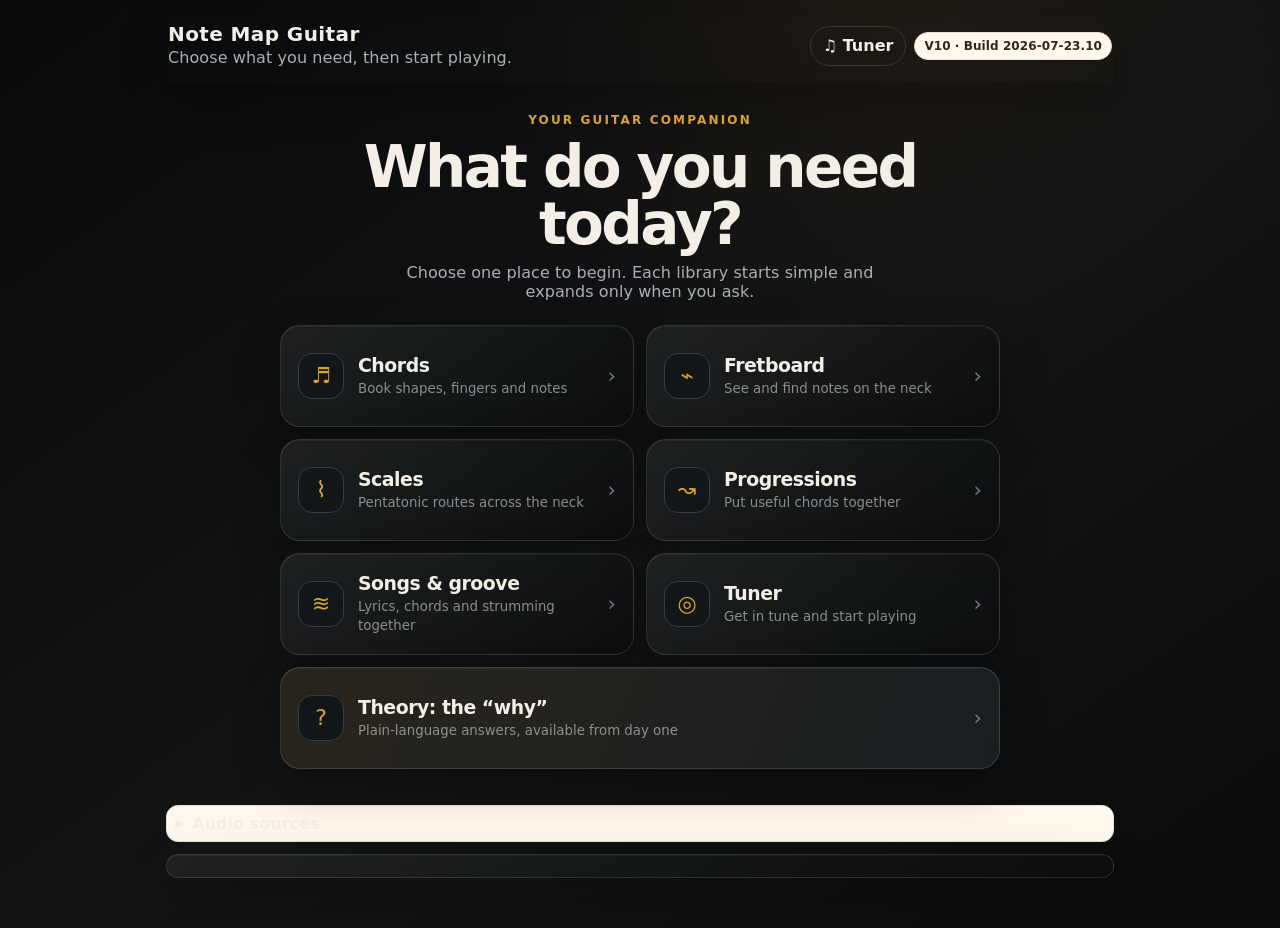
<file: index.html>
<!doctype html>
<html lang="en">
<head>
<meta charset="utf-8" />
<meta name="viewport" content="width=device-width,initial-scale=1,viewport-fit=cover" />
<meta name="theme-color" content="#17120f" />
<meta name="apple-mobile-web-app-capable" content="yes" />
<meta name="apple-mobile-web-app-title" content="Note Map" />
<link rel="manifest" href="manifest.webmanifest" />
<title>Note Map Guitar V10</title>
<style>
*{box-sizing:border-box}
body{margin:0;background:#f6f3ee;color:#221f1c;font-family:system-ui,-apple-system,BlinkMacSystemFont,"Segoe UI",sans-serif;-webkit-text-size-adjust:100%}
.app{max-width:1220px;margin:auto;padding:max(14px,env(safe-area-inset-top)) 10px 24px}
header{display:flex;justify-content:space-between;gap:12px;margin-bottom:10px}
h1{font-size:28px;line-height:1.05;margin:0}
header p{margin:4px 0 0;color:#6d6258}
header b{background:#34251d;color:#fff8ef;border-radius:12px;padding:8px 10px;height:max-content}
.hint{display:none;background:#fff8df;border:1px solid #eadfce;color:#5b4730;padding:10px 12px;border-radius:12px;margin-bottom:10px;font-size:14px;font-weight:800}
.card{background:#fff;padding:11px;border-radius:12px;box-shadow:0 2px 12px #0000000f;margin-bottom:10px}
.mode{max-width:360px}
.controls{display:grid;grid-template-columns:repeat(4,minmax(135px,1fr));gap:9px}
.coach{display:grid;grid-template-columns:1.1fr 1fr;gap:10px;align-items:stretch}
.coach-panel{background:#fff8ef;border:1px solid #eadfce;border-radius:12px;padding:12px}
.coach-panel{grid-column:1/-1}
.coach-panel h2{font-size:21px;margin:0 0 5px}
.coach-panel p{margin:0;color:#554a41}
.coach-form{display:grid;grid-template-columns:1fr 1fr 1fr 1fr;gap:9px;margin-top:10px}
.practice-card{background:#fff;border:1px solid #eadfce;border-radius:12px;padding:12px}
.practice-card h3{font-size:18px;margin:0 0 5px}
.practice-card p{margin:0 0 9px;color:#4d453e}
.practice-steps{margin:0;padding-left:20px;color:#302a25}
.practice-steps li{margin:4px 0}
.practice-actions{display:flex;gap:8px;flex-wrap:wrap;margin-top:10px}
.pill{display:inline-flex;align-items:center;background:#34251d;color:#fff8ef;border-radius:999px;padding:5px 9px;font-size:12px;font-weight:900;margin-bottom:7px}
.hidden{display:none!important}
label{display:flex;flex-direction:column;gap:6px;font-weight:800;font-size:13px}
select,button{font-size:16px;padding:9px;border:1px solid #cfc7bf;border-radius:10px;background:#fffdfa;min-height:42px}
button{font-weight:900;cursor:pointer}
.buttons{display:flex;gap:8px;align-items:end}
.note-card{background:#fff8ef;border:1px solid #eadfce;border-radius:10px;padding:10px}
.note-card p{margin:4px 0 0;color:#5b5148}
.summary h2{font-size:19px;margin:0 0 4px}
.summary p,.explain p,.install p{margin:0;color:#4d453e}
.prog-line{display:flex;flex-wrap:wrap;gap:8px;margin-top:9px}
.prog-line button{border-radius:999px;min-height:36px;padding:7px 13px;background:#fffdfa}
.prog-line button.active{background:#34251d;color:#fff8ef;border-color:#34251d}
.phrase{display:flex;flex-wrap:wrap;gap:6px;margin-top:9px}
.phrase span{border:1px solid #d7ccc0;background:#fffdfa;border-radius:999px;padding:6px 10px;font-weight:900;transition:transform .18s ease,background .18s ease,color .18s ease}
.phrase .pause{background:#efe6dc;color:#65594f}
.phrase span.active{background:#34251d;color:#fff8ef;transform:translateY(-2px)}
.audio-card{display:flex;align-items:center;gap:8px;flex-wrap:nowrap;overflow-x:auto;-webkit-overflow-scrolling:touch}
.audio-card button{min-height:38px;padding:7px 12px;white-space:nowrap}
.audio-card span{font-size:13px;color:#5b5148;font-weight:800}
.action-title{font-weight:900;color:#221f1c;font-size:18px;margin-right:4px;white-space:nowrap}
.focus-meta{background:#fff8ef;border:1px solid #eadfce;border-radius:999px;padding:7px 10px;color:#3d332b!important}
.inline-select{flex-direction:row;align-items:center;background:#fff8ef;border:1px solid #eadfce;border-radius:999px;padding:5px 7px 5px 10px;gap:8px}
.inline-select select{min-height:34px;padding:5px 8px}
.details-toggle{margin-left:auto}
.neck{overflow-x:auto;background:#34251d;padding:10px;border-radius:14px;box-shadow:inset 0 0 0 1px #ffffff14;margin-bottom:10px;-webkit-overflow-scrolling:touch}
.book-wrap{min-width:360px;background:#fffdfa;border-radius:12px;padding:10px;display:flex;justify-content:center}
.book-chart{width:min(420px,92vw);height:auto;display:block}
.early-chord-stack{display:grid;grid-template-columns:minmax(520px,1.5fr) minmax(280px,.75fr);gap:10px;align-items:start}.early-chord-stack .neck{margin-bottom:0}.early-chord-stack .book-wrap{min-width:280px;height:100%}@media(max-width:760px){.early-chord-stack{grid-template-columns:1fr}.early-chord-stack .book-wrap{min-width:260px}.audio-card{gap:6px}.focus-meta{display:none!important}}

.book-grid{stroke:#2d2925;stroke-width:4;stroke-linecap:round}
.book-nut{stroke:#2d2925;stroke-width:9;stroke-linecap:round}
.book-barre{fill:#5a99e6;opacity:.85}
.book-dot{fill:#5a99e6;stroke:#3979c4;stroke-width:3}
.book-label{fill:#fff;font-size:26px;font-weight:900;text-anchor:middle;dominant-baseline:middle}
.book-top{fill:#221f1c;font-size:30px;font-weight:900;text-anchor:middle}
.book-fret-label{fill:#221f1c;font-size:24px;font-weight:900;text-anchor:end}
.tonnetz{min-width:680px;background:#2b1f18;border-radius:12px;padding:10px;color:#fff8ef}
.tonnetz svg{width:100%;height:360px;display:block}
.tonnetz-line{stroke:#ffffff35;stroke-width:2}
.tonnetz-note{fill:#5b463b;stroke:#ffffff66;stroke-width:2}
.tonnetz-note.in-key{fill:#a6e6a2;stroke:#f1fff7}
.tonnetz-note.root{fill:#ffdd68;stroke:#fff8cb}
.tonnetz-note.chord{fill:#82c7ff;stroke:#e5f5ff}
.tonnetz-triangle.major{fill:#82c7ff33;stroke:#82c7ff;stroke-width:2}
.tonnetz-triangle.minor{fill:#c5a6ff33;stroke:#b999ff;stroke-width:2}
.tonnetz-chord-label{font-size:13px;font-weight:900;text-anchor:middle;dominant-baseline:middle;fill:#fff8ef;paint-order:stroke;stroke:#2b1f18;stroke-width:4}
.tonnetz-label{font-size:14px;font-weight:900;text-anchor:middle;dominant-baseline:middle;fill:#221f1c}
.tonnetz-label.out{fill:#dacdc2}
.tonnetz-caption{display:grid;grid-template-columns:repeat(3,minmax(160px,1fr));gap:8px;margin-top:8px}
.tonnetz-caption div{background:#fff8ef;color:#302a25;border-radius:8px;padding:8px;font-size:13px;font-weight:800}
.fretboard{min-width:520px}
.fretboard.all{min-width:930px}
.row{display:grid;grid-template-columns:38px 31px repeat(var(--frets),minmax(47px,1fr));align-items:center}
.row.no-nut{grid-template-columns:38px repeat(var(--frets),minmax(47px,1fr))}
.cell,.string,.fret,.nuthead{min-height:39px;display:flex;align-items:center;justify-content:center}
.fret{color:#e8ded5;font-size:12px;font-weight:800}
.nuthead{color:#e8ded5;font-size:10px;font-weight:900;text-transform:uppercase}
.string{color:#f8efe7;font-weight:900}
.cell{border-left:2px solid #ffffff3b;border-bottom:2px solid #ffffff2e}
.nutcell{border-left:5px solid #f5eadf;background:#2b1f18}
.row:last-child .cell{border-bottom:none}
.dot{width:30px;height:28px;border-radius:999px;display:flex;align-items:center;justify-content:center;font-weight:900;font-size:12px;border:2px solid #fffc}
.dot.playing{animation:pulseNote .42s ease-in-out 2;box-shadow:0 0 0 7px #fff4}
@keyframes pulseNote{50%{transform:scale(1.22)}}
.open-note{width:24px;min-width:24px;height:24px;border-radius:7px;display:flex;align-items:center;justify-content:center;font-weight:900;font-size:10px;border:1px solid #ffffff66}
.openmark,.mutemark{width:24px;height:24px;border-radius:999px;display:flex;align-items:center;justify-content:center;font-weight:900;font-size:12px;border:2px solid #f5eadf}
.openmark{background:transparent;color:#f5eadf}
.mutemark{background:#1f1712;color:#9b897d;border-color:#9b897d}
.root{background:#ffdd68;color:#221f1c}
.chord{background:#82c7ff;color:#09263e}
.scale{background:#a6e6a2;color:#173817}
.pattern{background:#13e87c;color:#042411;box-shadow:0 0 0 5px #13e87c66;border-color:#f1fff7}
.fingering{background:#f7a6ff;color:#321536}
.outside{background:#5b463b;color:#dacdc2;border-color:#ffffff47;opacity:.72}
.ghost{opacity:.11!important;filter:grayscale(1) saturate(.08);background:#625953!important;color:#b7aaa0!important;border-color:#ffffff1e!important;box-shadow:none!important}
.muted{background:#1f1712;color:#9b897d;border-color:#ffffff1f}
.explain h2{margin:0 0 6px;font-size:18px}
.bottom-legend{position:sticky;bottom:0;z-index:5;border:1px solid #eadfce;background:#fffdf8ee;backdrop-filter:blur(8px)}
.legend{display:flex;flex-wrap:wrap;gap:8px 12px;font-size:13px}
.legend span{display:inline-flex;align-items:center;gap:6px}
.legend i{width:16px;height:16px;border-radius:5px;border:1px solid #0002;display:inline-block}

.more-options{grid-column:1/-1;border:1px solid #eadfce;border-radius:12px;background:#fff8ef;padding:8px}
.more-options summary{font-weight:900;cursor:pointer}
.more-options .controls{box-shadow:none;margin-top:8px;padding:0;background:transparent}
.task-btn.active{background:#34251d;color:#fff8ef;border-color:#34251d}
.inline-prog{flex-basis:100%;display:flex;gap:7px;flex-wrap:wrap;margin-top:2px}
.inline-prog button{border-radius:999px;min-height:34px;padding:6px 11px}
.inline-prog button.active{background:#34251d;color:#fff8ef;border-color:#34251d}
.phrase-num{background:#34251d;color:#fff8ef;border-radius:999px;padding:3px 7px;font-weight:900;margin-right:4px}
@media(max-width:940px){.controls{grid-template-columns:1fr 1fr}.coach{grid-template-columns:1fr}.buttons{align-items:stretch;flex-direction:column}}

.header-actions{display:flex;align-items:center;gap:8px}.tuner-button{background:#34251d;color:#fff8ef;border:0;border-radius:999px;padding:9px 12px;font-weight:900;min-height:40px}.app.tuner-active > :not(header):not(#tunerScreen){display:none!important}.tuner-screen{max-width:760px;margin:8px auto 0}.tuner-panel{background:#fffdfa;border:1px solid #eadfce;border-radius:18px;padding:16px;box-shadow:0 12px 32px #34251d18}.tuner-top{display:flex;align-items:center;justify-content:space-between;gap:10px;margin-bottom:10px}.return-link{background:transparent;border:0;color:#34251d;font-weight:900;padding:8px 0}.tuner-pill{font-weight:900;text-align:center;color:#6d6258;text-transform:uppercase;letter-spacing:.06em;margin:4px 0 10px}.tuner-strings,.tuner-controls{display:flex;gap:7px;justify-content:center;flex-wrap:wrap;margin:10px 0}.tuner-strings button,.tuner-controls button{border:1px solid #d8cabc;background:#fff8ef;color:#34251d;border-radius:999px;padding:8px 11px;font-weight:900}.tuner-strings button.active{background:#34251d;color:#fff8ef}.tuner-note{text-align:center;margin:16px 0 6px}.tuner-note .big{font-size:72px;line-height:.9;font-weight:950;color:#221f1c}.tuner-note .oct{font-size:24px;font-weight:900;color:#5b5148}.tuner-meter{margin:18px auto 10px;max-width:650px}.meter-labels{display:flex;justify-content:space-between;font-weight:900;color:#6d6258;font-size:12px}.meter-track{position:relative;height:56px;border-radius:12px;background:linear-gradient(90deg,#c86d5d22,#ffdd6826,#78c17b26,#ffdd6826,#c86d5d22);border:1px solid #d9cbbf;overflow:hidden}.meter-track:before{content:"";position:absolute;left:50%;top:0;bottom:0;width:3px;background:#34251d88}.meter-ticks{position:absolute;inset:0;display:flex;justify-content:space-between;align-items:flex-end;padding:0 8px 4px;color:#7a6f65;font-size:11px}.meter-needle{position:absolute;left:50%;top:6px;width:5px;height:44px;border-radius:5px;background:#34251d;transform:translateX(-50%);transition:transform .16s ease-out;box-shadow:0 0 0 3px #fff8ef99}.meter-needle.tuned{background:#2d8c55;box-shadow:0 0 0 6px #2d8c5533}.tuner-message{text-align:center;font-size:24px;font-weight:950;margin:12px 0;color:#221f1c}.tuner-hz{text-align:center;color:#6d6258;font-weight:800}.tuner-status{text-align:center;color:#6d6258;min-height:22px;margin-top:8px}.mic-panel{max-width:560px;margin:8px auto 12px;background:#fff8ef;border:1px solid #e0d2c4;border-radius:14px;padding:10px}.mic-row{display:flex;justify-content:space-between;gap:12px;align-items:center;font-size:13px;color:#5b5148}.mic-meter{height:14px;border-radius:999px;background:#e6d9ca;overflow:hidden;margin-top:8px;border:1px solid #d3c4b5}.mic-meter div{height:100%;width:0%;background:linear-gradient(90deg,#c86d5d,#ffdd68,#2d8c55);transition:width .09s linear}.tuner-debug{text-align:center;color:#6d6258;font-size:12px;margin-top:7px;min-height:16px}.tuner-start{text-align:center;padding:26px 12px}.tuner-start h2{font-size:30px;margin:0 0 12px}.tuner-start p{white-space:pre-line;color:#5b5148}.tuner-error{background:#fff1ef;border:1px solid #e2bbb4;border-radius:14px;padding:12px;margin-top:10px;color:#7c3128}.sr-only{position:absolute!important;width:1px;height:1px;padding:0;margin:-1px;overflow:hidden;clip:rect(0,0,0,0);white-space:nowrap;border:0}.v8-theory-chain{padding:16px;margin-bottom:12px;border:1px solid #594a2e;border-radius:16px;background:#211f1a;color:#e8c786}.v8-theory-chain strong{display:block;line-height:1.45}.v8-theory-chain small{display:block;color:#b9aa8e;margin-top:5px}.v8-theory-contents{margin:0 0 10px;border-radius:999px!important;background:#20272c!important;color:var(--v8-ink)!important;border:1px solid var(--v8-line)!important}.v8-theory-card{min-height:0}.v8-theory-card .v8-theory-deck{font-size:18px;font-style:italic;color:#766550;margin:-7px 0 22px}.v8-theory-sub{padding:16px 0;border-top:1px solid #d5c9b9}.v8-theory-sub:first-of-type{border-top:0}.v8-theory-sub h4{font-size:19px;margin:0 0 7px;color:#2f4f58}.v8-theory-sub p{margin:0}.v8-theory-nav button:disabled{opacity:.35;cursor:not-allowed}
@media(max-width:620px){header{align-items:center}header p{display:none}h1{font-size:22px}.tuner-panel{padding:12px}.tuner-note .big{font-size:64px}.tuner-message{font-size:22px}.meter-track{height:52px}}
@media(max-width:620px){.controls,.coach-form{grid-template-columns:1fr}.mode{max-width:none}h1{font-size:24px}.app{padding-left:8px;padding-right:8px}.neck{padding:8px}.hint{display:block}.fretboard{min-width:500px}.row{grid-template-columns:36px 28px repeat(var(--frets),minmax(43px,1fr))}.row.no-nut{grid-template-columns:36px repeat(var(--frets),minmax(43px,1fr))}.cell,.string,.fret,.nuthead{min-height:37px}.dot{width:27px;height:25px;font-size:11px}.open-note,.openmark,.mutemark{width:22px;height:22px;font-size:10px}}
@media(orientation:landscape) and (max-height:520px){header p{display:none}.app{padding-top:6px}.controls{grid-template-columns:repeat(6,minmax(112px,1fr))}.coach{grid-template-columns:1fr 1fr}.coach-panel,.practice-card,.card{margin-bottom:7px;padding:8px}.summary h2{font-size:16px}.cell,.string,.fret,.nuthead{min-height:33px}.dot{width:26px;height:24px;font-size:11px}.neck{padding:7px}.row{grid-template-columns:36px 26px repeat(var(--frets),minmax(42px,1fr))}.row.no-nut{grid-template-columns:36px repeat(var(--frets),minmax(42px,1fr))}}

/* 5.0 compact action toolbar */
.audio-card.compact-toolbar,.audio-card{gap:6px;align-items:center}
.audio-card button{min-height:36px;padding:6px 10px;border-radius:999px}
.action-title{font-size:17px;max-width:42vw;overflow:hidden;text-overflow:ellipsis}
.inline-prog{width:100%;overflow-x:auto;flex-wrap:nowrap;padding-bottom:2px}
.inline-prog button{white-space:nowrap;flex:0 0 auto}
.task-btn.active{background:#34251d;color:#fff8ef;border-color:#34251d}
@media(max-width:760px){
  .audio-card{padding:8px;gap:5px}
  .audio-card button{font-size:14px;min-height:34px;padding:6px 8px}
  .action-title{font-size:16px;max-width:34vw}
  #audioHint{display:none!important}
  .coach-form{grid-template-columns:1fr 1fr}
  .controls{grid-template-columns:1fr 1fr}
}
@media(max-width:430px){
  .action-title{max-width:42vw;flex:1 0 auto}
  .audio-card{flex-wrap:wrap;overflow-x:hidden}
  .audio-card > button:not(.hidden){flex:0 0 auto}
  .inline-prog{order:20;flex-basis:100%}
}


/* V5 guided path */
.path-card{background:linear-gradient(180deg,#fffdfa,#fff7ed);border:1px solid #eadfce;border-radius:16px;padding:14px;margin-bottom:10px;box-shadow:0 12px 32px #34251d12}
.path-head{display:flex;align-items:center;justify-content:space-between;gap:8px}
.soft-button{background:#fffdfa;border:1px solid #d8cabc;color:#34251d;border-radius:999px;min-height:34px;padding:6px 10px}
.path-card h2{font-size:24px;margin:2px 0 5px}
.path-card p{margin:0;color:#51463f}
.path-next{display:grid;grid-template-columns:1fr auto;gap:12px;align-items:center;background:#fff;border:1px solid #eadfce;border-radius:14px;padding:12px;margin-top:12px}
.path-next h3{font-size:20px;margin:1px 0 4px}
.path-kicker{font-size:12px;font-weight:950;color:#6d6258;text-transform:uppercase;letter-spacing:.06em}
.path-next button{background:#34251d;color:#fff8ef;border:0;border-radius:999px;white-space:nowrap}
.path-steps{display:grid;grid-template-columns:repeat(6,minmax(90px,1fr));gap:7px;margin-top:10px}
.path-step{border:1px solid #e3d7cb;background:#fffdfa;border-radius:12px;padding:9px;min-height:78px}
.path-step.done{background:#e9f7e8;border-color:#a8d7a5}
.path-step.current{box-shadow:0 0 0 2px #34251d inset;background:#fff8ef}
.path-step .num{font-size:12px;font-weight:950;color:#6d6258}
.path-step .label{font-size:14px;font-weight:950;margin-top:3px}
.path-step .status{font-size:12px;color:#5b5148;margin-top:4px}
.path-details{margin-top:9px}
.path-details summary{font-weight:950;cursor:pointer;color:#34251d}
.explore-row{display:flex;gap:7px;flex-wrap:wrap;margin-top:8px}
.explore-row button{border-radius:999px;min-height:34px;padding:6px 10px}
#markStepDone{background:#e9f7e8;border-color:#a8d7a5}
.lesson-callout{background:#fff8ef;border:1px solid #eadfce;border-radius:12px;padding:10px;margin:8px 0 0;color:#3b322b;font-weight:850}
@media(max-width:760px){
  .path-next{grid-template-columns:1fr}
  .path-next button{width:100%}
  .path-steps{grid-template-columns:repeat(3,1fr)}
}
@media(max-width:430px){
  .path-steps{grid-template-columns:repeat(2,1fr)}
}


/* V5.1 calmer guided path */
.calm-path .path-card h2{}
.calm-path{background:#fffdfa}
.calm-path .path-next{grid-template-columns:1fr auto;background:#fff8ef}
.calm-path .path-steps{grid-template-columns:repeat(3,minmax(110px,1fr))}
.calm-path .path-step{min-height:64px}
.calm-path .path-step .status{display:none}
.calm-path .path-details{border-top:1px solid #eadfce;padding-top:8px}
@media(max-width:760px){.calm-path .path-steps{grid-template-columns:1fr 1fr}.calm-path .path-next{grid-template-columns:1fr}}


/* V5.2 release-candidate polish */
header b#buildLabel{font-size:12px;background:#fff8ef;border:1px solid #eadfce;border-radius:999px;padding:6px 9px;color:#34251d}
.link-button{border:0;background:transparent;color:#34251d;text-decoration:underline;min-height:auto;padding:0 4px;font-size:inherit;font-weight:900}
.path-next button{font-size:17px}
.coach-panel{opacity:.96}
.tuner-meter.idle .meter-needle{opacity:0}
.tuner-meter.listening .meter-track{background:#eee5dc}
.tuner-meter.tuned .meter-track{background:linear-gradient(90deg,#d8eee0,#b9e8c8,#66bd7a,#b9e8c8,#d8eee0)}
.tuner-message.tuned{color:#1d7b43}
@media(max-width:760px){header{gap:8px}header b#buildLabel{display:block;margin-top:4px}.hint{font-size:13px}}


/* V5.3 connected lesson view */
.guided-lesson{background:#fff8ef;border:1px solid #dfcfbd;border-radius:15px;padding:12px;margin:8px 0;display:grid;grid-template-columns:1fr auto;gap:8px;align-items:center}
.guided-lesson.hidden{display:none}.guided-lesson h2{margin:3px 0;font-size:22px}.guided-lesson p{margin:0;color:#554a42}
.lesson-sequence{grid-column:1/-1;display:flex;gap:7px;align-items:center;flex-wrap:wrap;margin-top:2px}
.guided-lesson #exitLesson{font-size:12px;min-height:28px;padding:4px 8px;align-self:start}
.learner-library{margin-top:14px}.learner-library h3{margin:0 0 8px}.learner-tool-grid{display:grid;grid-template-columns:1fr 1fr;gap:9px}.learner-tool-grid button{text-align:left;background:#fff;border:1px solid #dccdbf;border-radius:13px;padding:12px}.learner-tool-grid strong,.learner-tool-grid small{display:block}.learner-tool-grid small{margin-top:4px;color:#66594f}
@media(max-width:620px){.learner-tool-grid{grid-template-columns:1fr}}
.lesson-chip{border:1px solid #d7c7b6;background:#fff;border-radius:999px;padding:8px 13px;font-weight:950}
.lesson-chip.active{background:#34251d;color:#fff8ef}
body.lesson-active .coach{display:none}
@media(max-width:760px){.guided-lesson{grid-template-columns:1fr}.guided-lesson #exitLesson{justify-self:start}}
@media(orientation:landscape) and (max-height:600px){
 body.lesson-active .path-card,body.lesson-active .coach{display:none}
 .guided-lesson{padding:7px 10px;margin:4px 0}.guided-lesson h2{font-size:18px}.guided-lesson p{font-size:13px}
 .card.audio-card{margin:4px 0;padding:6px}.lesson-sequence{gap:4px}.lesson-chip{padding:5px 10px}
}

/* V5.4 repair/QA */
#board{transition:opacity .15s ease}#board.board-changing{opacity:.38}
.cell .dot.fingering{position:relative;left:27%}
#board.physical-board .dot.pattern,#board.physical-board .dot.root,#board.physical-board .dot.chord{position:relative;left:24%}
.guided-lesson + .compact-toolbar{margin-top:4px}
body.lesson-active .manual-mode-card,body.lesson-active #manualModeCard{display:none!important}
.qa-debug{position:fixed;right:8px;bottom:8px;z-index:9999;max-width:330px;background:#1f1b18;color:#fff;padding:10px;border-radius:10px;font-size:11px;box-shadow:0 8px 28px #0006}
.qa-debug pre{white-space:pre-wrap;margin:6px 0 0}.qa-debug.hidden{display:none}
.lesson-chip{touch-action:manipulation}
@media(max-width:760px){.coach-form{grid-template-columns:1fr 1fr}.compact-toolbar button{max-width:32vw}.guided-lesson .lesson-sequence{order:2}}

/* V6 — two distinct products */
.legacy-ui,.legacy-mode-card{display:none!important}
.v6-screen{background:#fffdfa;border:1px solid #eadfce;border-radius:18px;padding:16px;margin:10px 0}
.v6-home{background:linear-gradient(180deg,#fffdfa,#fff7ee)}
.v6-hero{text-align:center;max-width:620px;margin:4px auto 18px}
.v6-hero h2{font-size:30px;margin:5px 0}.v6-hero p,.v6-lead{color:#5b5148}
.v6-choice-grid{display:grid;grid-template-columns:1fr 1fr;gap:12px;max-width:820px;margin:auto}
.v6-choice{display:grid;grid-template-columns:auto 1fr;grid-template-rows:auto auto;text-align:left;gap:2px 12px;padding:18px;border-radius:16px;border:1px solid #dacbbd;background:#fff;min-height:116px}
.v6-choice:hover,.v6-choice:focus{box-shadow:0 0 0 3px #34251d22}
.v6-choice .choice-icon{grid-row:1/3;font-size:26px;align-self:center}.v6-choice strong{font-size:21px}.v6-choice small{color:#5b5148;font-weight:700;line-height:1.35}
.tuner-choice{grid-column:1/-1;min-height:82px}
.v6-section-head{display:flex;justify-content:space-between;align-items:center;gap:10px}
.learn-next-card{display:grid;grid-template-columns:1fr auto;gap:16px;align-items:center;background:#fff8ef;border:1px solid #e1d1c0;border-radius:16px;padding:16px;margin-top:12px}
.learn-next-card h2{font-size:27px;margin:3px 0}.learn-next-card p{margin:0 0 6px;color:#554a42}
.learn-next-card button{background:#34251d;color:#fff8ef;border:0;border-radius:999px;padding:12px 24px}
.v6-journey{margin-top:12px;border-top:1px solid #eadfce;padding-top:10px}.v6-journey summary{font-weight:950;cursor:pointer}
.v6-tool-grid{display:grid;grid-template-columns:repeat(2,1fr);gap:10px;margin-top:14px}
.v6-tool-grid button{display:flex;flex-direction:column;align-items:flex-start;text-align:left;min-height:105px;padding:16px;border-radius:14px}
.v6-tool-grid strong{font-size:20px}.v6-tool-grid small{color:#5b5148;margin-top:5px;line-height:1.35}
.v6-workbench-bar{display:grid;grid-template-columns:auto 1fr auto;align-items:center;gap:10px;background:#34251d;color:#fff8ef;padding:8px 10px;border-radius:12px;margin:8px 0}
.v6-workbench-bar button{background:#fff8ef;color:#34251d;min-height:34px;padding:6px 10px}.v6-workbench-bar strong{text-align:center;font-size:18px}
body.v6-home-route #manualModeCard,body.v6-home-route #mapControls,body.v6-home-route #chordControls,body.v6-home-route #progControls,body.v6-home-route #soloControls,body.v6-home-route .guided-lesson,body.v6-home-route .compact-toolbar,body.v6-home-route .neck,body.v6-home-route #toggleDetails,body.v6-home-route .lesson-extra,body.v6-home-route .bottom-legend{display:none!important}
body.v6-learn-hub #manualModeCard,body.v6-learn-hub #mapControls,body.v6-learn-hub #chordControls,body.v6-learn-hub #progControls,body.v6-learn-hub #soloControls,body.v6-learn-hub .guided-lesson,body.v6-learn-hub .compact-toolbar,body.v6-learn-hub .neck,body.v6-learn-hub #toggleDetails,body.v6-learn-hub .lesson-extra,body.v6-learn-hub .bottom-legend{display:none!important}
body.v6-explore-hub #manualModeCard,body.v6-explore-hub #mapControls,body.v6-explore-hub #chordControls,body.v6-explore-hub #progControls,body.v6-explore-hub #soloControls,body.v6-explore-hub .guided-lesson,body.v6-explore-hub .compact-toolbar,body.v6-explore-hub .neck,body.v6-explore-hub #toggleDetails,body.v6-explore-hub .lesson-extra,body.v6-explore-hub .bottom-legend{display:none!important}
body.v6-workbench #v6Home,body.v6-workbench #v6LearnHub,body.v6-workbench #v6ExploreHub{display:none!important}
body.v6-guided #v6Home,body.v6-guided #v6LearnHub,body.v6-guided #v6ExploreHub,body.v6-guided #v6WorkbenchBar{display:none!important}
body.v6-guided #manualModeCard,body.v6-guided #mapControls,body.v6-guided #chordControls,body.v6-guided #progControls,body.v6-guided #soloControls{display:none!important}
body.v6-guided .compact-toolbar{justify-content:center}
body.v6-guided .focus-meta,body.v6-guided #toggleDiagramView,body.v6-guided #toggleInlineLabels,body.v6-guided #prevInlineShape,body.v6-guided #nextInlineShape,body.v6-guided #prevInlineProgShape,body.v6-guided #nextInlineProgShape{display:none!important}
body.v6-guided .compact-toolbar button:not(#playCurrent):not(#markStepDone){display:none!important}
body.v6-guided .compact-toolbar label{display:none!important}
body.v6-workbench #manualModeCard{display:none!important}
body.v6-workbench .guided-lesson{display:none!important}
#progControls label:nth-child(2){display:flex!important}
@media(max-width:760px){
 .v6-choice-grid,.v6-tool-grid{grid-template-columns:1fr}.tuner-choice{grid-column:auto}
 .learn-next-card{grid-template-columns:1fr}.learn-next-card button{width:100%}
 .v6-workbench-bar{grid-template-columns:1fr auto}.v6-workbench-bar strong{grid-column:1/-1;grid-row:1;text-align:left}.v6-workbench-bar button{grid-row:2}
 .v6-choice strong{font-size:19px}
}

/* V8 — Nordic Instrument UI */
:root{--v8-bg:#101417;--v8-panel:#191f23;--v8-panel2:#20272c;--v8-ink:#f4efe6;--v8-muted:#aab0b1;--v8-amber:#d8a13a;--v8-line:#30383d;--v8-green:#8aa38c;--v8-shadow:0 18px 45px #0007}
body{background:radial-gradient(circle at 50% -10%,#283035 0,#14191c 34%,#0d1113 75%);color:var(--v8-ink);min-height:100vh}
.app{max-width:980px;padding:18px 16px 40px}.v6-header{border:0;background:transparent;color:var(--v8-ink);padding:6px 2px 16px}.v6-header h1{font-size:20px;letter-spacing:.02em}.v6-header p{color:var(--v8-muted);margin-top:3px}.v6-header b{color:#7f878a;font-size:11px}.v6-build-note{display:none}
button,select{font:inherit}.soft-button,.tuner-button,.return-link{background:transparent!important;border:1px solid var(--v8-line)!important;color:var(--v8-ink)!important;border-radius:999px!important}
.v8-home{max-width:720px;margin:0 auto;padding:20px 0 40px}.v8-eyebrow{display:block;text-align:center;color:var(--v8-amber);font-size:12px;font-weight:900;letter-spacing:.18em;text-transform:uppercase}.v8-home h2{text-align:center;font-size:clamp(34px,8vw,58px);line-height:.98;margin:12px auto 10px;max-width:620px;letter-spacing:-.045em}.v8-intro{text-align:center;color:var(--v8-muted);font-size:16px;margin:0 auto 24px;max-width:480px}
.v8-grid{display:grid;grid-template-columns:repeat(2,1fr);gap:12px}.v8-card{position:relative;overflow:hidden;display:grid;grid-template-columns:48px 1fr auto;align-items:center;gap:12px;text-align:left;min-height:102px;padding:17px;border:1px solid var(--v8-line);border-radius:20px;background:linear-gradient(145deg,#20272c,#171d21);color:var(--v8-ink);box-shadow:0 8px 24px #0003;transition:transform .2s ease,border-color .2s ease,background .2s ease}.v8-card:hover,.v8-card:focus-visible{transform:translateY(-2px);border-color:#6d5a34;background:linear-gradient(145deg,#252d32,#1a2024)}.v8-icon{width:46px;height:46px;border-radius:14px;background:#111618;border:1px solid #343d42;display:grid;place-items:center;color:var(--v8-amber);font-size:22px}.v8-card strong{display:block;font-size:19px;letter-spacing:-.015em}.v8-card small{display:block;color:var(--v8-muted);margin-top:3px;line-height:1.25}.v8-arrow{color:#737c7f;font-size:21px}.v8-card[data-section="theory"]{grid-column:1/-1;background:linear-gradient(115deg,#29251d,#191e21)}
.v8-section{max-width:760px;margin:0 auto;background:linear-gradient(180deg,#1b2125,#151a1d);border:1px solid var(--v8-line);border-radius:24px;padding:18px;box-shadow:var(--v8-shadow)}.v8-section-head{display:flex;align-items:center;justify-content:space-between;gap:12px;margin-bottom:18px}.v8-section-head h2{font-size:30px;margin:0;letter-spacing:-.035em}.v8-section-head p{color:var(--v8-muted);margin:4px 0 0}.v8-back{width:42px;height:42px;padding:0!important;border-radius:50%!important}.v8-list{display:grid;gap:10px}.v8-item{width:100%;display:grid;grid-template-columns:1fr auto;align-items:center;text-align:left;padding:15px 16px;border-radius:16px;border:1px solid var(--v8-line);background:#20272c;color:var(--v8-ink)}.v8-item strong{font-size:17px}.v8-item small{display:block;color:var(--v8-muted);margin-top:3px}.v8-item span:last-child{color:var(--v8-amber)}.v8-more{margin-top:12px;width:100%;border:1px dashed #6a5732!important;background:#211f1a!important;color:#e3bd73!important;border-radius:16px!important;padding:13px!important}.v8-tier{display:none}.v8-tier.revealed{display:grid;gap:10px;animation:v8Reveal .28s ease both}@keyframes v8Reveal{from{opacity:0;transform:translateY(-8px)}to{opacity:1;transform:none}}
.v8-theory-card{background:#f0e9dc;color:#251f19;border-radius:18px;padding:24px;min-height:340px}.v8-theory-count{color:#8b795c;font-size:12px;font-weight:900;text-transform:uppercase;letter-spacing:.12em}.v8-theory-card h3{font-size:30px;line-height:1.05;margin:16px 0}.v8-theory-card p{font-size:17px;line-height:1.55;color:#4e4438}.v8-theory-nav{display:grid;grid-template-columns:1fr auto 1fr;gap:10px;align-items:center;margin-top:14px}.v8-theory-nav button:last-child{justify-self:end}.v8-theory-nav span{color:var(--v8-muted);font-size:12px}.v8-theory-select{width:100%;margin-top:12px;background:#20272c;color:var(--v8-ink);border:1px solid var(--v8-line);padding:12px;border-radius:12px}
.v6-workbench-bar{background:#181e22;border:1px solid var(--v8-line);color:var(--v8-ink);border-radius:16px;box-shadow:0 10px 28px #0004}.v6-workbench-bar button{background:#222a2f!important;color:var(--v8-ink)!important;border:1px solid var(--v8-line)!important}.card,.coach,.neck,.audio-card{background:#f5f0e8;color:#251f19;border-color:#d3c7b8}.compact-toolbar{border-radius:16px}.compact-toolbar button{border-radius:999px}.neck{box-shadow:0 14px 36px #0005}

.v8-focus{max-width:760px;margin:0 auto 10px;background:linear-gradient(180deg,#1b2125,#151a1d);border:1px solid var(--v8-line);border-radius:22px;padding:14px;box-shadow:var(--v8-shadow)}
.v8-focus.hidden{display:none}.v8-focus-top{display:flex;align-items:center;gap:10px}.v8-focus-top button{flex:0 0 auto}.v8-focus-title{min-width:0}.v8-focus-title strong{display:block;font-size:21px;color:var(--v8-ink)}.v8-focus-title small{display:block;color:var(--v8-muted);margin-top:2px}.v8-choice-row{display:flex;gap:8px;overflow-x:auto;padding:12px 1px 2px;scrollbar-width:none}.v8-choice-row::-webkit-scrollbar{display:none}.v8-choice{flex:0 0 auto;border:1px solid var(--v8-line)!important;background:#20272c!important;color:var(--v8-ink)!important;border-radius:999px!important;padding:9px 13px!important;min-height:38px!important}.v8-choice.active{background:var(--v8-amber)!important;color:#17130d!important;border-color:var(--v8-amber)!important}.v8-view-row{display:flex;gap:7px;flex-wrap:wrap;margin-top:10px}.v8-view-row button{border-radius:999px!important;background:#20272c!important;color:var(--v8-ink)!important;border:1px solid var(--v8-line)!important}.v8-view-row button.active{border-color:var(--v8-amber)!important;color:var(--v8-amber)!important}
body.v8-focused #manualModeCard,body.v8-focused #mapControls,body.v8-focused #chordControls,body.v8-focused #progControls,body.v8-focused #soloControls,body.v8-focused #toggleDetails,body.v8-focused .lesson-extra,body.v8-focused .bottom-legend{display:none!important}
body.v8-focused #v6WorkbenchBar{display:none!important}body.v8-focused .compact-toolbar{display:flex!important}body.v8-focused .neck{display:block!important}
body.v8-focused .compact-toolbar button:not(#playCurrent):not(#playPhrase):not(#newPhrase):not(#loopProgression),body.v8-focused .compact-toolbar label{display:none!important}

body.v6-home-route #v8Section{display:none!important}body.v8-section-open #v6Home{display:none!important}body.v8-section-open #v8Section{display:block!important}body.v8-section-open #v6WorkbenchBar,body.v8-section-open #manualModeCard,body.v8-section-open #mapControls,body.v8-section-open #chordControls,body.v8-section-open #progControls,body.v8-section-open #soloControls,body.v8-section-open .compact-toolbar,body.v8-section-open .neck,body.v8-section-open #toggleDetails,body.v8-section-open .lesson-extra,body.v8-section-open .bottom-legend{display:none!important}
@media(max-width:620px){.app{padding:10px 10px 28px}.v6-header{padding:5px 4px 10px}.v6-header p{display:none}.header-actions b{display:none}.v8-home{padding-top:12px}.v8-home h2{font-size:39px}.v8-grid{grid-template-columns:1fr;gap:9px}.v8-card,.v8-card[data-section="theory"]{grid-column:auto;min-height:82px;padding:13px;border-radius:17px}.v8-icon{width:42px;height:42px}.v8-section{border-radius:20px;padding:14px}.v8-section-head h2{font-size:26px}.v8-theory-card{padding:20px;min-height:390px}.v8-theory-card h3{font-size:27px}}



/* V8.3 quality release — dark rosewood neck and readable landmarks */
.neck{
  position:relative;
  background:
    linear-gradient(90deg,rgba(255,255,255,.025),transparent 18%,rgba(0,0,0,.13) 46%,transparent 72%,rgba(255,255,255,.018)),
    repeating-linear-gradient(3deg,rgba(210,151,96,.035) 0 1px,transparent 1px 6px),
    repeating-linear-gradient(177deg,rgba(0,0,0,.11) 0 2px,transparent 2px 11px),
    linear-gradient(100deg,#140d0a 0%,#2a1711 22%,#1d110d 52%,#321b13 78%,#130c09 100%);
  border:1px solid #5c3a27;
  box-shadow:inset 0 1px 0 #ffffff12,inset 0 -10px 24px #0008,0 8px 22px #0002;
}
.neck:before{content:"";position:absolute;inset:0;pointer-events:none;border-radius:inherit;background:linear-gradient(90deg,transparent,#fff2 48%,transparent 51%);opacity:.08}
.fretboard{position:relative;z-index:1}
.fret{
  color:#fff6df;
  font-size:12px;
  font-weight:950;
  text-shadow:0 1px 3px #000;
}
.fret:not(:empty){justify-self:center;align-self:center;min-height:25px;height:25px;min-width:25px;padding:0 6px;border-radius:999px;background:#090706c9;border:1px solid #d7b98775;box-shadow:0 1px 5px #0009,inset 0 1px 0 #fff2}
.string{color:#fff3d8;text-shadow:0 1px 3px #000;font-weight:950}
.cell{border-left:3px solid #c8b29d99;border-bottom:1px solid #e3d3bd4f;box-shadow:inset 1px 0 #fff2}
.nutcell{border-left:6px solid #f0e0c7;background:#100a08aa;box-shadow:inset -3px 0 4px #0008}
.row:nth-child(3) .cell,.row:nth-child(5) .cell{border-bottom-color:#fff8}
.openmark{color:#fff3d8;border-color:#f3dfc5;background:#140c08aa}
.mutemark{background:#090605;color:#ae9a87;border-color:#6d594a}
.outside{background:#3a281f;color:#cdb8a4;border-color:#ffffff3d;opacity:.78}
.dot{box-shadow:0 2px 6px #0008,inset 0 1px 0 #fff7}

/* Slightly warmer book diagrams to match the new instrument surface */
.book-wrap{background:#fffaf0;border:1px solid #e1d2bc;box-shadow:inset 0 0 24px #b98d4a12}



/* V8.3.1 fretboard refinement — rosewood, steel frets, real string lines */
.neck{
  background:
    radial-gradient(ellipse at 18% 35%,rgba(145,64,38,.20),transparent 27%),
    radial-gradient(ellipse at 75% 72%,rgba(102,39,29,.24),transparent 33%),
    repeating-linear-gradient(2deg,rgba(231,155,105,.075) 0 1px,transparent 1px 5px),
    repeating-linear-gradient(178deg,rgba(0,0,0,.18) 0 2px,transparent 2px 9px),
    repeating-linear-gradient(91deg,rgba(255,210,160,.035) 0 1px,transparent 1px 18px),
    linear-gradient(96deg,#170907 0%,#3a1711 20%,#24100d 42%,#4b1f15 67%,#210d0a 100%);
  border-color:#70412d;
  box-shadow:inset 0 1px 0 #ffffff18,inset 0 -16px 34px #0009,0 10px 30px #0005;
}
.neck:before{opacity:.15;background:linear-gradient(105deg,transparent 0 22%,#fff1 25%,transparent 29% 61%,#fff1 64%,transparent 69%)}
.fret:not(:empty){background:transparent;border:0;box-shadow:none;border-radius:0;color:#fff0d7;text-shadow:0 2px 4px #000;font-size:13px;padding:0;min-width:0}
.cell{position:relative;border-left:0!important;border-bottom:0!important;box-shadow:none!important;background:linear-gradient(to bottom,transparent calc(50% - 1px),rgba(235,226,211,.92) 50%,rgba(86,76,68,.95) calc(50% + 1px),transparent calc(50% + 2px))}
.cell:not(.nutcell)::before{content:"";position:absolute;z-index:0;left:-2px;top:0;bottom:0;width:5px;background:linear-gradient(90deg,#575b5e 0,#f3f5f6 28%,#aeb4b8 53%,#f8fafb 72%,#606568 100%);box-shadow:1px 0 2px #0008,-1px 0 1px #fff5}
.row:nth-child(2) .cell{background:linear-gradient(to bottom,transparent calc(50% - 1.7px),#efe7d8 calc(50% - 1px),#756b61 calc(50% + 1.8px),transparent calc(50% + 2.4px))}
.row:nth-child(3) .cell{background:linear-gradient(to bottom,transparent calc(50% - 1.45px),#eee5d6 calc(50% - .8px),#746a60 calc(50% + 1.5px),transparent calc(50% + 2.1px))}
.row:nth-child(4) .cell{background:linear-gradient(to bottom,transparent calc(50% - 1.2px),#eee5d6 calc(50% - .6px),#746a60 calc(50% + 1.2px),transparent calc(50% + 1.8px))}
.row:nth-child(5) .cell,.row:nth-child(6) .cell,.row:nth-child(7) .cell{background:linear-gradient(to bottom,transparent calc(50% - .8px),#f3eadb 50%,#766c62 calc(50% + .9px),transparent calc(50% + 1.4px))}
.nutcell{border-left:7px solid #eceff0!important;background:linear-gradient(90deg,#16100d,#2b1710)!important;box-shadow:inset -3px 0 5px #0009!important}
.dot{position:relative;z-index:2}
.dot.outside,.openmark.ghost{visibility:hidden!important;box-shadow:none!important;border:0!important;background:transparent!important}
.dot.fingering{left:0!important;transform:none!important;box-shadow:0 3px 8px #000a,inset 0 1px 0 #fff8}


/* V8.4 — definitive rosewood fretboard. No grid, steel fret wire, strings through finger positions. */
.neck{
  overflow:auto;
  padding:16px 12px 13px;
  border:2px solid #70432f;
  border-radius:14px;
  background:
    radial-gradient(ellipse at 12% 28%,rgba(188,92,55,.25) 0 4%,transparent 24%),
    radial-gradient(ellipse at 58% 72%,rgba(116,43,31,.32) 0 5%,transparent 31%),
    repeating-linear-gradient(1deg,rgba(242,164,104,.12) 0 1px,transparent 1px 4px),
    repeating-linear-gradient(179deg,rgba(9,2,1,.30) 0 2px,transparent 2px 8px),
    linear-gradient(96deg,#1a0806 0%,#481b13 18%,#28100c 37%,#5b2417 58%,#2a0f0b 78%,#160706 100%)!important;
  box-shadow:inset 0 0 0 1px #b8734b55,inset 0 10px 28px #fff1,inset 0 -18px 35px #000b,0 10px 28px #0005!important;
}
.neck::before{
  content:"";position:absolute;inset:0;pointer-events:none;border-radius:12px;
  background:repeating-linear-gradient(168deg,transparent 0 14px,rgba(255,199,145,.055) 15px,transparent 17px 31px);
  opacity:1!important;
}
.fretboard{position:relative;z-index:1}
.row{position:relative}
.cell,.nutcell{position:relative;border:0!important;box-shadow:none!important;background:none!important}
/* Each row is a string; the line runs through the vertical centre of every fret cell. */
.cell::after,.nutcell::after{
  content:"";position:absolute;left:0;right:0;top:50%;transform:translateY(-50%);z-index:1;
  height:2px;background:linear-gradient(#fff,#a9a9a9 42%,#3d3d3d 58%,#d9d9d9);box-shadow:0 1px 1px #000b;
}
.row:nth-child(2) .cell::after,.row:nth-child(2) .nutcell::after{height:4px}
.row:nth-child(3) .cell::after,.row:nth-child(3) .nutcell::after{height:3.5px}
.row:nth-child(4) .cell::after,.row:nth-child(4) .nutcell::after{height:3px}
.row:nth-child(5) .cell::after,.row:nth-child(5) .nutcell::after{height:2.5px}
.row:nth-child(6) .cell::after,.row:nth-child(6) .nutcell::after{height:2px}
.row:nth-child(7) .cell::after,.row:nth-child(7) .nutcell::after{height:1.5px}
/* Stainless fret wire sits at the leading edge of each fret cell. */
.cell::before{
  content:"";position:absolute;left:-3px;top:1px;bottom:1px;width:6px;z-index:2;border-radius:3px;
  background:linear-gradient(90deg,#3c4145 0%,#eef2f4 22%,#9da5aa 48%,#fff 68%,#4e5458 100%);
  box-shadow:1px 0 2px #000b,-1px 0 1px #fff7;
}
.nutcell{border-left:8px solid #f0f2f2!important;background:#160a07aa!important}
.nutcell::before{display:none}
.fret{color:#fff1d5!important;background:transparent!important;border:0!important;box-shadow:none!important;text-shadow:0 2px 4px #000!important;font-size:14px!important;font-weight:950!important}
.string{color:#f4dfbd!important;text-shadow:0 2px 3px #000!important}
/* Finger marker: fingertip-shaped, centered exactly on the string. */
.cell.has-finger{display:flex;align-items:center;justify-content:center}
.dot.fingering{
  position:relative!important;z-index:5!important;left:auto!important;top:auto!important;transform:none!important;
  width:25px!important;height:33px!important;border-radius:48% 48% 42% 42%!important;
  background:linear-gradient(145deg,#ffd2ae 0%,#d98f68 65%,#9d583f 100%)!important;
  color:#26120d!important;border:2px solid #ffe4ce!important;
  box-shadow:0 4px 8px #000b,inset 0 2px 2px #fff8,inset 0 -3px 4px #7f3d2d66!important;
  display:flex!important;align-items:center!important;justify-content:center!important;font-size:12px!important;font-weight:950!important;
}
/* A small visible string segment confirms the fingertip is pressing the string, not floating between strings. */
.dot.fingering::after{
  content:"";position:absolute;left:-8px;right:-8px;top:50%;height:2px;transform:translateY(-50%);z-index:-1;
  background:linear-gradient(#fff,#868686 55%,#d7d7d7);box-shadow:0 1px 1px #0008;
}
.dot.outside,.dot.ghost{display:none!important}


/* V8.5 — polished instrument surface and exact string-centred finger markers. */
.neck{
  background:
    linear-gradient(112deg,transparent 0 10%,rgba(255,255,255,.17) 15%,transparent 21% 46%,rgba(255,214,176,.11) 51%,transparent 58% 100%),
    radial-gradient(ellipse at 16% 24%,rgba(211,112,70,.31) 0 4%,transparent 27%),
    radial-gradient(ellipse at 61% 70%,rgba(135,48,31,.39) 0 6%,transparent 35%),
    repeating-linear-gradient(1deg,rgba(255,187,126,.16) 0 1px,transparent 1px 4px),
    repeating-linear-gradient(178deg,rgba(8,1,1,.27) 0 2px,transparent 2px 8px),
    linear-gradient(96deg,#210806 0%,#6b2818 19%,#32100b 38%,#7b301c 59%,#35100b 79%,#1c0605 100%)!important;
  box-shadow:inset 0 2px 0 #ffd6b34a,inset 0 15px 30px #fff2,inset 0 -20px 38px #000a,0 13px 31px #0006!important;
}
.neck::after{content:"";position:absolute;inset:2px;pointer-events:none;border-radius:11px;background:linear-gradient(104deg,transparent 0 31%,rgba(255,255,255,.10) 37%,transparent 45% 74%,rgba(255,228,203,.07) 79%,transparent 87%);mix-blend-mode:screen}
.cell::before{
  background:linear-gradient(90deg,#292d30 0%,#fcffff 19%,#8f989e 40%,#fff 57%,#b9c0c4 72%,#353a3d 100%)!important;
  box-shadow:1px 0 3px #000c,-1px 0 2px #fff9,0 0 5px #eaf7ff66!important;
}
.cell::after,.nutcell::after{filter:drop-shadow(0 1px 1px #000c) drop-shadow(0 -1px 1px #fff3)}
/* True circular fingertip, with its centre exactly on the horizontal string. */
.cell.has-finger{position:relative;display:flex!important;align-items:center!important;justify-content:center!important}
.dot.fingering{
  width:30px!important;height:30px!important;min-width:30px!important;min-height:30px!important;aspect-ratio:1/1!important;
  border-radius:50%!important;box-sizing:border-box!important;
  position:absolute!important;left:50%!important;top:50%!important;transform:translate(-50%,-50%)!important;
  background:radial-gradient(circle at 34% 25%,#fff1dd 0 8%,#efb085 25%,#cf7654 68%,#85402d 100%)!important;
  border:2px solid #ffe8d4!important;box-shadow:0 4px 9px #000c,inset 0 2px 2px #fff9,inset 0 -3px 5px #67291f77!important;
}
.dot.fingering::after{left:-10px!important;right:-10px!important;top:50%!important;transform:translateY(-50%)!important}
/* Keep nut symbols in their own lane; strings begin only at the fretboard side of the nut. */
.nutcell::after{left:9px!important}
.openmark,.mutemark{position:relative;z-index:6;background:#160b08e6!important;box-shadow:0 1px 4px #000b!important}
.openmark.ghost{visibility:hidden!important}


/* V8.6 — unified recorded-chord deck */
.recording-badge{display:inline-flex;align-items:center;height:28px;padding:0 10px;border:1px solid rgba(232,174,60,.38);border-radius:999px;background:rgba(232,174,60,.08);color:#e9ba58;font-size:10px;font-weight:900;letter-spacing:.11em;white-space:nowrap}
.audio-card #playCurrent{background:linear-gradient(180deg,#f2bd50,#bb7414);color:#1b1005;border-color:#ffd67c;box-shadow:0 7px 20px rgba(173,99,11,.24)}

/* V10 — songs, groove notation and navigation QA */
:root{--paper:#f4efe4;--ink:#f4f0e7;--amber:#e9aa32;--panel:rgba(16,17,18,.88);--line:rgba(255,255,255,.12)}
body{background:radial-gradient(circle at 70% -10%,rgba(111,71,25,.2),transparent 34%),linear-gradient(145deg,#07090a,#121416 55%,#080a0b);letter-spacing:.005em}
header{background:linear-gradient(180deg,rgba(13,15,16,.96),rgba(7,9,10,.92));border-bottom:1px solid rgba(255,255,255,.12);box-shadow:0 18px 45px rgba(0,0,0,.25)}
.card,.v8-card,.audio-card,.book-wrap{background:linear-gradient(145deg,rgba(31,33,34,.94),rgba(12,13,14,.94));border:1px solid rgba(255,255,255,.12);box-shadow:0 18px 45px rgba(0,0,0,.28),inset 0 1px rgba(255,255,255,.045)}
.v8-card{transition:transform .18s ease,border-color .18s ease,box-shadow .18s ease}.v8-card:hover{transform:translateY(-3px);border-color:rgba(233,170,50,.5);box-shadow:0 24px 55px rgba(0,0,0,.36),0 0 0 1px rgba(233,170,50,.08)}
button,select{border-radius:12px}button{transition:transform .14s ease,filter .14s ease,box-shadow .14s ease}button:active{transform:translateY(1px) scale(.99)}
#board.physical-board .fretboard{background:
linear-gradient(102deg,transparent 0 12%,rgba(255,190,105,.09) 18%,transparent 23% 56%,rgba(255,255,255,.055) 62%,transparent 69%),
repeating-linear-gradient(3deg,rgba(255,184,91,.13) 0 1px,rgba(44,15,7,.04) 2px 7px),
linear-gradient(180deg,#5c2316 0%,#2a0d09 23%,#6a2918 48%,#210806 74%,#4b170f 100%);
box-shadow:inset 0 4px 8px rgba(255,210,145,.18),inset 0 -12px 20px rgba(0,0,0,.58),0 18px 38px rgba(0,0,0,.38);border:1px solid rgba(255,205,139,.22)}
#board.physical-board .fret{border-right:5px solid transparent;border-image:linear-gradient(90deg,#414141,#fff 35%,#9e9e9e 60%,#fff 78%,#313131) 1;filter:drop-shadow(2px 0 1px rgba(0,0,0,.7))}
#board.physical-board .cell::after{filter:brightness(1.3) drop-shadow(0 1px 1px #000)}
#board.physical-board .dot{box-shadow:inset 0 2px 2px rgba(255,255,255,.58),inset 0 -4px 7px rgba(93,49,5,.5),0 5px 10px rgba(0,0,0,.55);border:2px solid #ffdb7a}
h1,h2,.v8-card strong{letter-spacing:-.025em}.v8-card strong{font-size:1.18rem}.v8-card small{opacity:.78;line-height:1.45}
.v8-home-grid{gap:16px}.v8-section-shell{max-width:1120px;margin-inline:auto}.compact-toolbar{backdrop-filter:blur(16px)}
@media(max-width:760px){.v8-home-grid{gap:10px}.recording-badge{display:none}.card,.v8-card{border-radius:16px}}


/* V10 song groove trial */
.song-picker{display:flex;gap:8px;flex-wrap:wrap;margin:0 0 18px}.song-picker button{background:transparent;color:var(--ink);border:1px solid var(--line);padding:10px 14px}.song-picker button.active{background:var(--amber);color:#211508;border-color:var(--amber)}
.song-workspace{display:grid;grid-template-columns:minmax(0,1.25fr) minmax(280px,.75fr);gap:16px}.song-panel{background:linear-gradient(145deg,rgba(31,33,34,.94),rgba(12,13,14,.94));border:1px solid var(--line);border-radius:18px;padding:18px}.song-meta{display:flex;gap:8px;flex-wrap:wrap;margin-bottom:16px}.song-meta span{font-size:12px;font-weight:800;padding:6px 9px;border-radius:999px;background:rgba(233,170,50,.1);border:1px solid rgba(233,170,50,.28);color:#f1c46d}.song-view-tabs{display:flex;gap:8px;margin:0 0 14px}.song-view-tabs button{background:transparent;color:var(--ink);border:1px solid var(--line);padding:9px 12px}.song-view-tabs button.active{border-color:var(--amber);color:#ffd47f}.lyric-sheet{font-size:18px;line-height:1.9}.lyric-line{margin:0 0 5px}.lyric-line .chord{display:inline-block;color:#f3b647;font-size:12px;font-weight:900;vertical-align:top;transform:translateY(-.65em);margin-right:3px;min-width:22px}.groove-grid{display:grid;grid-template-columns:repeat(8,minmax(44px,1fr));gap:7px;margin-top:12px}.groove-step{min-height:84px;border-radius:12px;border:1px solid var(--line);background:rgba(255,255,255,.025);display:flex;flex-direction:column;align-items:center;justify-content:center;gap:4px}.groove-step.rest{opacity:.38}.groove-beat{font-size:10px;opacity:.6}.groove-arrow{font-size:28px;font-weight:900;line-height:1}.groove-zone{font-size:10px;letter-spacing:.08em;text-transform:uppercase}.groove-accent{color:#f4b643}.groove-note{margin-top:12px;font-size:13px;opacity:.72;line-height:1.5}.song-source{font-size:11px;opacity:.58;margin-top:14px}.song-empty{padding:28px;border:1px dashed var(--line);border-radius:16px;text-align:center;opacity:.75}.song-legend{display:flex;gap:12px;flex-wrap:wrap;font-size:12px;opacity:.75;margin-top:12px}
@media(max-width:780px){.song-workspace{grid-template-columns:1fr}.groove-grid{grid-template-columns:repeat(4,1fr)}.lyric-sheet{font-size:16px}.song-panel{padding:14px}}

</style>
</head>
<body>
<main class="app">
<header class="v6-header">
<div><h1>Note Map Guitar</h1><p id="routeSubtitle">Learn one small thing, or explore the neck.</p></div>
<div class="header-actions"><button id="v6HomeBtn" class="soft-button hidden">Home</button><button id="openTunerBtn" class="tuner-button">♫ Tuner</button><b id="buildLabel">V10 · Build 2026-07-23.10</b></div>
</header>
<section class="hint v6-build-note">V10 Songs & Groove · <button id="clearCachedVersion" class="link-button" type="button">Clear cached version / reload</button></section>
<section id="tunerScreen" class="tuner-screen hidden" aria-live="polite">
  <div class="tuner-panel">
    <div class="tuner-top"><button id="returnFromTuner" class="return-link">‹ Return to App</button><label>Tuning: <select id="tunerPreset"><option value="standard">Standard</option><option value="dropD">Drop D</option></select></label></div>
    <div class="tuner-pill" id="tunerPresetTitle">STANDARD TUNING</div>
    <div id="tunerIntro" class="tuner-start">
      <h2>Tune your guitar</h2>
      <p>Note Map uses your microphone only while
the tuner is open.

Audio stays on this device and is not
recorded or uploaded.</p>
      <button id="startTuner">Start tuner</button>
      <div id="tunerError" class="tuner-error hidden"></div>
    </div>
    <div id="tunerLive" class="hidden">
      <div class="tuner-strings" id="tunerStrings"></div>
      <div class="mic-panel" aria-live="polite">
        <div class="mic-row"><strong>Mic signal</strong><span id="tunerSignalText">Not listening</span></div>
        <div class="mic-meter" aria-hidden="true"><div id="tunerSignalBar"></div></div>
        <div class="tuner-debug" id="tunerDebug">Press Start tuner, then play one string clearly.</div>
      </div>
      <div class="tuner-note"><div class="big" id="tunerNote">—</div><div class="oct" id="tunerOctave">Play one string</div></div>
      <div class="tuner-meter idle" id="tunerMeter" role="img" aria-label="Tuning meter from flat to sharp">
        <div class="meter-labels"><span>FLAT</span><span>IN TUNE</span><span>SHARP</span></div>
        <div class="meter-track"><div class="meter-ticks"><span>-50</span><span>-25</span><span>0</span><span>+25</span><span>+50</span></div><div id="tunerNeedle" class="meter-needle"></div></div>
      </div>
      <div class="tuner-message" id="tunerMessage">Play one string</div>
      <div class="tuner-hz" id="tunerHz">— Hz</div>
      <div class="tuner-status" id="tunerStatus">Auto detects the nearest guitar string.</div>
      <div class="tuner-controls"><button id="stopTuner">Stop listening</button></div>
      <div id="tunerSr" class="sr-only" aria-live="polite"></div>
    </div>
  </div>
</section>




<section id="v6Home" class="v8-home">
  <span class="v8-eyebrow">Your guitar companion</span>
  <h2>What do you need today?</h2>
  <p class="v8-intro">Choose one place to begin. Each library starts simple and expands only when you ask.</p>
  <div class="v8-grid">
    <button class="v8-card" data-section="chords"><span class="v8-icon">♬</span><span><strong>Chords</strong><small>Book shapes, fingers and notes</small></span><span class="v8-arrow">›</span></button>
    <button class="v8-card" data-section="fretboard"><span class="v8-icon">⌁</span><span><strong>Fretboard</strong><small>See and find notes on the neck</small></span><span class="v8-arrow">›</span></button>
    <button class="v8-card" data-section="scales"><span class="v8-icon">⌇</span><span><strong>Scales</strong><small>Pentatonic routes across the neck</small></span><span class="v8-arrow">›</span></button>
    <button class="v8-card" data-section="progressions"><span class="v8-icon">↝</span><span><strong>Progressions</strong><small>Put useful chords together</small></span><span class="v8-arrow">›</span></button>
    <button class="v8-card" data-section="songs"><span class="v8-icon">≋</span><span><strong>Songs & groove</strong><small>Lyrics, chords and strumming together</small></span><span class="v8-arrow">›</span></button>
    <button class="v8-card" data-section="tuner"><span class="v8-icon">◎</span><span><strong>Tuner</strong><small>Get in tune and start playing</small></span><span class="v8-arrow">›</span></button>
    <button class="v8-card" data-section="theory"><span class="v8-icon">?</span><span><strong>Theory: the “why”</strong><small>Plain-language answers, available from day one</small></span><span class="v8-arrow">›</span></button>
  </div>
</section>
<section id="v8Section" class="v8-section hidden" aria-live="polite">
  <div class="v8-section-head"><button id="v8Back" class="v8-back return-link">‹</button><div><h2 id="v8SectionTitle">Chords</h2><p id="v8SectionIntro"></p></div><span></span></div>
  <div id="v8SectionContent"></div>
</section>
<section id="v6LearnHub" class="hidden"></section><section id="v6ExploreHub" class="hidden"></section>
<section id="v8Focus" class="v8-focus hidden">
  <div class="v8-focus-top"><button id="v8FocusBack" class="v8-back return-link">‹</button><div class="v8-focus-title"><strong id="v8FocusTitle">Chord Library</strong><small id="v8FocusSubtitle"></small></div></div>
  <div id="v8ChoiceRow" class="v8-choice-row"></div>
  <div id="v8ViewRow" class="v8-view-row"></div>
</section>
<section id="v6WorkbenchBar" class="v6-workbench-bar hidden"><button id="workbenchBack">‹ Menu</button><strong id="workbenchTitle">Chords</strong><button id="workbenchHome">Home</button></section>
<section class="path-card calm-path legacy-ui" id="pathCard">
  <div class="path-head">
    <span class="pill">Learn</span>
    <button id="resetPath" class="soft-button" type="button">Reset progress</button>
  </div>
  <h2>One small thing to try</h2>
  <p id="pathSummary">No need to understand the whole app. Start with the next playable step.</p>
  <div class="path-next">
    <div>
      <div class="path-kicker">Suggested next step</div>
      <h3 id="nextStepTitle">Learn E major</h3>
      <p id="nextStepWhy">A friendly first chord that appears in hundreds of songs.</p>
    </div>
    <button id="startNextStep" type="button">Start practice</button>
  </div>
  <details class="path-details">
    <summary>Show the full learning path</summary>
    <div id="pathSteps" class="path-steps"></div>
  </details>
  <details class="path-details">
    <summary>Choose another activity</summary>
    <div class="explore-row">
      <button type="button" data-jump-level="early" data-jump-goal="chordShapes">Chords</button>
      <button type="button" data-jump-level="practice" data-jump-goal="scalePractice">Scales</button>
      <button type="button" data-jump-level="practice" data-jump-goal="progressions">Progressions</button>
      <button type="button" data-jump-level="practice" data-jump-goal="soloTrainer">Soloing</button>
      <button type="button" data-jump-level="harmony" data-jump-goal="tonnetz">Harmony</button>
      <button type="button" data-jump-level="manual">Manual controls</button>
    </div>
  </details>
</section>
<section class="coach legacy-ui">
<div class="coach-panel">
<span class="pill">Explore freely</span>
<h2>Choose a practice area</h2>
<p>Use this when you want to choose the chord, scale, progression, or map yourself.</p>
<div class="coach-form">
<label>Level<select id="skillLevel"><option value="early">Early Learner</option><option value="practice">Intermediate Practice</option><option value="harmony">Harmony Explorer</option><option value="manual">Manual controls</option></select></label>
<label id="todayGoalWrap">Practice area<select id="todayGoal"></select></label>
<label id="coachRootWrap"><span id="coachRootLabel">Chord</span><select id="coachRoot"></select></label>
<label id="coachChordTypeWrap">Sound<select id="coachChordType"><option value="major">Major</option><option value="minor">Minor</option><option value="minor7">Minor 7</option><option value="major7">Major 7</option><option value="dominant7">Dominant 7</option><option value="sus2">Sus2</option><option value="sus4">Sus4</option></select></label>
<label id="coachChordLabelsWrap" class="hidden">Show<select id="coachChordLabels"><option value="fingers">Finger numbers</option><option value="notes">Note names</option></select></label>
<label id="coachNoteWrap">Show note<select id="coachNote"></select></label>
<label id="coachPentTypeWrap">Pentatonic<select id="coachPentType"><option value="majorPent">Major pentatonic</option><option value="minorPent">Minor pentatonic</option></select></label>
</div>
</div>
</section>

<section id="manualModeCard" class="legacy-mode-card card mode hidden"><label>Manual Controls<select id="mode"><option value="map">Scale map</option><option value="chord">Chord shape</option><option value="progression">Progression</option><option value="solo">Solo trainer</option></select></label></section>

<section id="mapControls" class="card controls">
<label>Key<select id="key"></select></label>
<label>Scale<select id="scale"><option value="chromatic">All notes</option><option value="singleNote">Single note</option><option value="major">Major</option><option value="minor">Natural minor</option><option value="majorPent">Major pentatonic</option><option value="minorPent">Minor pentatonic</option><option value="blues">Minor blues</option><option value="mixolydian">Mixolydian</option><option value="dorian">Dorian</option><option value="byzantine">Byzantine · Double Harmonic Major</option></select></label>
<label>Display<select id="display"><option value="notes">Note names</option><option value="degrees">Scale degrees</option></select></label>
<details class="more-options"><summary>More options</summary><div class="controls">
<label>Pattern<select id="pattern"><option value="none">Auto pattern</option><option value="p1">Pattern 1</option><option value="p2">Pattern 2</option><option value="p3">Pattern 3</option><option value="p4">Pattern 4</option><option value="p5">Pattern 5</option></select></label>
<label>Neck area<select id="mapWindow"><option value="auto">Auto</option><option value="0">Open-7</option><option value="3">3-9</option><option value="5">5-11</option><option value="7">7-13</option><option value="10">10-16</option><option value="all">All 0-15</option></select></label>
<label>Add a chord highlight<select id="overlay"><option value="none">None</option><option value="major">Major chord</option><option value="minor">Minor chord</option><option value="minor7">Minor 7 chord</option><option value="major7">Major 7 chord</option><option value="dominant7">Dominant 7 chord</option><option value="sus2">Sus2 chord</option><option value="sus4">Sus4 chord</option></select></label>
<label class="hidden">Scale action<select id="scaleAction"><option value="exploreScale">Explore</option><option value="practiceScale">Practice</option><option value="hearKey">Hear</option></select></label>
</div></details>
</section>

<section id="chordControls" class="card controls hidden">
<label>Root<select id="chordRoot"></select></label>
<label>Chord type<select id="chordType"><option value="major">Major</option><option value="minor">Minor</option><option value="minor7">Minor 7</option><option value="major7">Major 7</option><option value="dominant7">Dominant 7</option><option value="sus2">Sus2</option><option value="sus4">Sus4</option></select></label>
<label>Chord shape<select id="shapeStyle"><option value="open">Standard / open shapes</option><option value="all">Alternate voicings</option><option value="easy">Small three-string shapes</option><option value="movable">Barre and movable shapes</option><option value="triad">Small triads only</option></select></label>
<label class="hidden">Show on chord<select id="chordLabels"><option value="fingers">Finger numbers</option><option value="notes">Note names</option></select></label>
<details class="more-options"><summary>More options</summary><div class="controls">
<label>Neck area<select id="chordWindow"><option value="auto">Auto</option><option value="0">Open-7</option><option value="3">3-9</option><option value="5">5-11</option><option value="7">7-13</option><option value="10">10-16</option><option value="12">12-18</option></select></label>
</div></details>
<div class="buttons hidden"><button id="prevShape">◀ Previous shape</button><button id="nextShape">Next shape ▶</button></div>
<div class="note-card lesson-extra hidden"><strong id="shapeName"></strong><p id="shapeText"></p></div>
</section>

<section id="progControls" class="card controls hidden">
<label>Key<select id="progKey"></select></label>
<label>Progression type<select id="progType"><option value="classic">Three-chord song</option><option value="pop">Four-chord pop</option><option value="dooWop">Oldies loop</option><option value="folk">Gentle folk loop</option><option value="sad">Sad progression</option><option value="romantic">Romantic</option><option value="suspense">Dark return</option><option value="minorWalk">Minor walk-down</option><option value="andalusian">Andalusian cadence</option><option value="blues">Blues</option><option value="quickBlues">Quick-change blues</option><option value="jazzBlues">Jazz blues</option><option value="turnaround">Turnaround</option><option value="funk">Funk groove</option><option value="modalRock">Rock progression</option><option value="plagal">Amen sound</option></select></label>
<label>Neck area<select id="near"><option value="auto">Auto</option><option value="0">Open / low</option><option value="5">Middle neck</option><option value="9">Upper neck</option></select></label>
<label class="hidden">Shape style<select id="progStyle"><option value="all">Automatic practical shapes</option><option value="easy">Small three-string shapes</option><option value="open">Open</option><option value="movable">Barre and movable shapes</option><option value="triad">Small triads only</option></select></label>
<label class="hidden">Show on chord<select id="progLabels"><option value="fingers">Finger numbers</option><option value="notes">Note names</option></select></label>
<div class="buttons hidden"><button id="prevChord">◀ Chord</button><button id="nextChord">Chord ▶</button></div>
<div class="buttons hidden"><button id="prevProgShape">◀ Shape</button><button id="nextProgShape">Shape ▶</button></div>
</section>

<section id="soloControls" class="card controls hidden">
<label>Key<select id="soloKey"></select></label>
<label>Scale<select id="soloScale"><option value="majorPent">Major pentatonic</option><option value="minorPent">Minor pentatonic</option><option value="blues">Minor blues</option></select></label>
<label class="hidden">Phrase type<select id="soloBlueprint"><option value="threeNote">3-note answer</option><option value="question">Question / answer</option><option value="resolve">Come home</option><option value="tension">Move away and return</option><option value="oneString">One-string phrase</option></select></label>
<label>Pattern / position<select id="soloArea"><option value="auto">Auto</option><option value="0">Open-7</option><option value="3">3-9</option><option value="5">5-11</option><option value="7">7-13</option><option value="10">10-16</option></select></label>
</section>

<section class="card summary lesson-extra hidden"><h2 id="title"></h2><p id="subtitle"></p><div id="progLine" class="prog-line hidden"></div></section>
<section id="guidedLesson" class="guided-lesson hidden">
<div><span id="lessonStep" class="pill">Guided lesson</span><h2 id="lessonTitle">Learn E major</h2><p id="lessonInstruction"></p></div>
<div id="lessonSequence" class="lesson-sequence"></div>
<button id="exitLesson" class="soft-button">Back to learning path</button>
</section>
<section class="card audio-card compact-toolbar"><span id="actionTitle" class="action-title"></span><span id="focusMeta" class="focus-meta"></span><button id="exploreScaleBtn" class="task-btn hidden">Explore</button><button id="practiceScaleBtn" class="task-btn hidden">Practice</button><button id="hearKeyBtn" class="task-btn hidden">Hear</button><label id="inlineChordLabelsWrap" class="inline-select hidden">Show<select id="inlineChordLabels"><option value="fingers">Finger numbers</option><option value="notes">Note names</option></select></label><button id="toggleInlineLabels" class="hidden">Notes</button><button id="prevInlineShape" class="hidden">‹ Shape</button><button id="nextInlineShape" class="hidden">Shape ›</button><button id="prevInlineChord" class="hidden">‹ Chord</button><button id="nextInlineChord" class="hidden">Chord ›</button><button id="loopProgression" class="hidden">Loop</button><button id="prevInlineProgShape" class="hidden">‹ Shape</button><button id="nextInlineProgShape" class="hidden">Shape ›</button><button id="prevCoachPattern" class="hidden">‹ Pattern</button><button id="nextCoachPattern" class="hidden">Pattern ›</button><button id="prevCoachRoot" class="hidden">‹ Chord</button><button id="nextCoachRoot" class="hidden">Chord ›</button><button id="prevCoachChordType" class="hidden">‹ Type</button><button id="nextCoachChordType" class="hidden">Type ›</button><button id="playCurrent">▶ Play chord</button><span class="recording-badge" title="Recorded chord audio is used whenever a verified reusable source is available">RECORDED GUITAR</span><button id="playPhrase">Hear phrase</button><button id="newPhrase" class="hidden">New phrase</button><button id="toggleDiagramView" class="hidden">Diagram</button><button id="markStepDone" class="hidden">Mark done</button><span id="audioHint"></span><div id="inlineProgression" class="inline-prog hidden"></div></section>
<details class="more-options" style="margin:-4px 0 12px"><summary>Audio sources</summary><p style="margin:8px 0 0;color:#6d6258;font-size:13px">All twelve major and all twelve minor chords use the coherent GuitarStrum recording set by godlesswonder, released under CC0. Each sample comes from the same Fender Stratocaster session and is bundled locally for reliable playback. Seventh, suspended and other chord qualities use the app’s synthesized-guitar fallback.</p></details>
<section class="neck"><div id="board"></div></section>
<section class="card"><button id="toggleDetails">Show coaching notes</button></section>
<section class="practice-card lesson-extra hidden">
<span class="pill" id="practiceBadge">Suggested path</span>
<h3 id="practiceTitle"></h3>
<p id="practiceWhy"></p>
<ol id="practiceSteps" class="practice-steps"></ol>
</section>
<section class="card explain lesson-extra hidden"><h2 id="whyTitle">Why this works</h2><p id="why"></p></section>

<section class="card bottom-legend">
<div id="legend" class="legend"></div>
</section>
<aside id="qaDebug" class="qa-debug hidden"><strong>QA state</strong><pre id="qaDebugText"></pre></aside></main>
<script>
const N=["C","C#","D","D#","E","F","F#","G","G#","A","A#","B"], NF=["C","Db","D","Eb","E","F","Gb","G","Ab","A","Bb","B"];
const KEYS=["C","C#","Db","D","D#","Eb","E","F","F#","Gb","G","G#","Ab","A","A#","Bb","B"], KEY_ORDER=["A","A#","Bb","B","C","C#","Db","D","D#","Eb","E","F","F#","Gb","G","G#","Ab"], BEGINNER_ROOTS=[["A","A"],["B","B"],["C","C"],["D","D"],["E","E"],["F","F"],["G","G"]], TUNING=["E","B","G","D","A","E"];
const scales={
  chromatic:["All notes",[0,1,2,3,4,5,6,7,8,9,10,11],["1","b2","2","b3","3","4","b5","5","b6","6","b7","7"],"Every note on the fretboard."],
  singleNote:["One note",[0],["1"],"Every location of the selected note."],
  major:["Major scale",[0,2,4,5,7,9,11],["1","2","3","4","5","6","7"],"The major scale is the full seven-note home map. Chords, pentatonics and modes are filters on this same map."],
  minor:["Natural minor",[0,2,3,5,7,8,10],["1","2","b3","4","5","b6","b7"],"Natural minor changes the 3rd, 6th and 7th compared with major."],
  majorPent:["Major pentatonic",[0,2,4,7,9],["1","2","3","5","6"],"Major pentatonic removes the 4th and 7th from major. It is a safer, simpler route."],
  minorPent:["Minor pentatonic",[0,3,5,7,10],["1","b3","4","5","b7"],"Minor pentatonic gives the essential rock/blues minor sound."],
  blues:["Minor blues",[0,3,5,6,7,10],["1","b3","4","b5","5","b7"],"The blues scale is minor pentatonic plus the flat 5, a classic tension note."],
  mixolydian:["Mixolydian",[0,2,4,5,7,9,10],["1","2","3","4","5","6","b7"],"Mixolydian is major with a flat 7."],
  dorian:["Dorian",[0,2,3,5,7,9,10],["1","2","b3","4","5","6","b7"],"Dorian is minor with a natural 6."],
  byzantine:["Byzantine · Double Harmonic Major",[0,1,4,5,7,8,11],["1","♭2","3","4","5","♭6","7"],"A dramatic major scale with two distinctive wide jumps. Listen for F → G♯ and C → D♯ in E."]
};
const chords={
  none:["None","",[],""], major:["Major","",[0,4,7],"1-3-5"], minor:["Minor","m",[0,3,7],"1-b3-5"],
  minor7:["Minor 7","m7",[0,3,7,10],"1-b3-5-b7"], major7:["Major 7","maj7",[0,4,7,11],"1-3-5-7"],
  dominant7:["Dominant 7","7",[0,4,7,10],"1-3-5-b7"], dim:["Diminished","dim",[0,3,6],"1-b3-b5"], sus2:["Sus2","sus2",[0,2,7],"1-2-5"], sus4:["Sus4","sus4",[0,5,7],"1-4-5"]
};
const $=id=>document.getElementById(id), els={};
["openTunerBtn","tunerScreen","returnFromTuner","startTuner","stopTuner","tunerPreset","tunerPresetTitle","tunerIntro","tunerLive","tunerStrings","tunerError","tunerNote","tunerOctave","tunerMeter","tunerNeedle","tunerMessage","tunerHz","tunerStatus","tunerSignalBar","tunerSignalText","tunerDebug","tunerSr","skillLevel","todayGoalWrap","todayGoal","coachRootWrap","coachRootLabel","coachRoot","coachChordTypeWrap","coachChordType","coachChordLabelsWrap","coachChordLabels","coachNoteWrap","coachNote","coachPentTypeWrap","coachPentType","practiceBadge","practiceTitle","practiceWhy","practiceSteps","manualModeCard","mode","mapControls","chordControls","progControls","soloControls","key","scale","overlay","display","pattern","mapWindow","scaleAction","chordRoot","chordType","shapeStyle","chordLabels","chordWindow","prevShape","nextShape","prevInlineShape","nextInlineShape","prevInlineChord","nextInlineChord","loopProgression","prevInlineProgShape","nextInlineProgShape","inlineChordLabelsWrap","inlineChordLabels","toggleInlineLabels","shapeName","shapeText","progKey","progType","progStyle","progLabels","near","prevChord","nextChord","prevProgShape","nextProgShape","soloKey","soloScale","soloBlueprint","soloArea","actionTitle","focusMeta","exploreScaleBtn","practiceScaleBtn","hearKeyBtn","inlineProgression","playCurrent","playPhrase","newPhrase","toggleDiagramView","toggleDetails","prevCoachPattern","nextCoachPattern","prevCoachChordType","nextCoachChordType","prevCoachRoot","nextCoachRoot","audioHint","progLine","title","subtitle","whyTitle","why","board","legend","pathCard","pathSummary","nextStepTitle","nextStepWhy","startNextStep","pathSteps","resetPath","markStepDone","clearCachedVersion","guidedLesson","lessonStep","lessonTitle","lessonInstruction","lessonSequence","exitLesson","qaDebug","qaDebugText","v8Section","v8Back","v8SectionTitle","v8SectionIntro","v8SectionContent","v8Focus","v8FocusBack","v8FocusTitle","v8FocusSubtitle","v8ChoiceRow","v8ViewRow","v6Home","v6LearnHub","v6ExploreHub","v6WorkbenchBar","chooseLearn","chooseExplore","chooseTuner","learnBackHome","exploreBackHome","v6NextTitle","v6NextWhy","v6StartLesson","v6JourneySteps","workbenchBack","workbenchHome","workbenchTitle","v6HomeBtn","routeSubtitle","learnerChords","learnerScales"].forEach(id=>els[id]=$(id));
let shapeIdx=0, progChordIdx=0, progShapeOffset=0, progAnchorFret=null, progressionLoopTimer=null, audioCtx=null, detailsOpen=false, diagramView="neck", currentSound={kind:"scale",root:"A",quality:"major",notes:["A"]};
let appState={
 route:"learn",activity:"chord",guidedStep:null,sequenceIndex:0,
 root:"E",chordQuality:"major",shapeIndex:0,displayMode:"fingers",
 progressionIndex:0,currentShape:null,audioTarget:null
};
function syncState(patch={}){Object.assign(appState,patch);updateQADebug()}

const V6_ROUTE_CLASSES=["v6-home-route","v6-learn-hub","v6-explore-hub","v6-workbench","v6-guided"];
let v6Route="home";
function setV6Route(route){
  V6_ROUTE_CLASSES.forEach(c=>document.body.classList.remove(c));document.body.classList.remove("v8-section-open");
  v6Route=route;document.body.classList.add(`v6-${route}`);
  els.v6Home.classList.toggle("hidden",route!=="home-route");
  els.v6LearnHub?.classList.toggle("hidden",route!=="learn-hub");
  els.v6ExploreHub?.classList.toggle("hidden",route!=="explore-hub");
  els.v6WorkbenchBar.classList.toggle("hidden",route!=="workbench");
  els.v6HomeBtn.classList.toggle("hidden",route==="home-route");
  els.routeSubtitle.textContent=route==="home-route"?"Choose what you need, then start playing.":route==="learn-hub"?"Guided learning — one step at a time.":route==="explore-hub"?"Choose a musical workbench.":route==="workbench"?`Explore: ${els.workbenchTitle.textContent}`:"Guided lesson";
  window.scrollTo({top:0,behavior:"smooth"});
}
function refreshV6LearnHub(){
  const progress=loadPath(),next=firstIncompleteStep(progress);
  els.v6NextTitle.textContent=next.label;els.v6NextWhy.textContent=next.why;
  els.v6JourneySteps.innerHTML=PATH_STEPS.map((s,i)=>{
    const done=!!progress[s.id],current=s.id===next.id&&!done;
    return `<button type="button" class="path-step ${done?"done":""} ${current?"current":""}" data-v6-step="${s.id}">
      <div class="num">${i+1}. ${s.stage}</div><div class="label">${s.label}</div><div class="status">${done?"✓ Done":current?"Next":"Later"}</div>
    </button>`
  }).join("");
}
function openV6Learn(){
  refreshV6LearnHub();syncState({route:"learn"});setV6Route("learn-hub")
}
function openV6Explore(){
  syncState({route:"explore"});setV6Route("explore-hub")
}
function openV6Tool(tool){
  document.body.classList.remove("lesson-active");
  els.skillLevel.value="manual";
  const mapping={chord:"chord",map:"map",progression:"progression",solo:"solo",harmony:"map"};
  els.mode.value=mapping[tool]||"map";
  els.workbenchTitle.textContent={chord:"Chords",map:"Scales",progression:"Progressions",solo:"Solo Trainer",harmony:"Harmony"}[tool]||"Explore";
  setV6Route("workbench");
  if(tool==="harmony"){
    els.skillLevel.value="harmony";refreshGoalOptions();els.todayGoal.value="tonnetz";refreshGoalOptions();startPractice()
  }else{
    setVis();render()
  }
  syncState({route:"explore",activity:tool});
  setTimeout(()=>document.querySelector("#mapControls:not(.hidden),#chordControls:not(.hidden),#progControls:not(.hidden),#soloControls:not(.hidden),.compact-toolbar")?.scrollIntoView({behavior:"smooth",block:"start"}),50)
}
function beginV6Lesson(step){
  launchPathStep(step);setV6Route("guided");document.body.classList.add("lesson-active")
}

function updateQADebug(){
 if(!els.qaDebugText)return;
 const enabled=new URLSearchParams(location.search).has("debug");
 els.qaDebug.classList.toggle("hidden",!enabled);
 if(!enabled)return;
 els.qaDebugText.textContent=[
  `Build: V10 · 2026-07-23`,
  `Route: ${appState.route}`,
  `Activity: ${appState.activity}`,
  `Lesson: ${appState.guidedStep||"none"}`,
  `Sequence: ${appState.sequenceIndex+1}`,
  `Chord: ${appState.root} ${appState.chordQuality}`,
  `Shape: ${appState.currentShape?.name||"none"}`,
  `Audio: ${appState.audioTarget||"none"}`,
  `Display: ${appState.displayMode}`
 ].join("\n")
}


const PATH_STEPS=[
  {id:"chordE",stage:"Chord",label:"Learn E major",why:"Copy one friendly open chord shape.",level:"early",goal:"chordShapes",root:"E",chordType:"major"},
  {id:"changeEA",stage:"Change",label:"Change between E and A",why:"Move between two useful chords without theory.",level:"early",goal:"chordShapes",root:"E",chordType:"major"},
  {id:"progADE",stage:"Progression",label:"Play three chords",why:"Hear how songs use a small group of chords.",level:"practice",goal:"progressions",root:"A"},
  {id:"patternA",stage:"Pattern",label:"One small scale box",why:"Start with one small playable scale pattern.",level:"practice",goal:"scalePractice",root:"A",pent:"minorPent"},
  {id:"phraseA",stage:"Phrase",label:"Play a 3-note phrase",why:"Turn the scale box into a musical idea.",level:"practice",goal:"soloTrainer",root:"A"},
  {id:"library",stage:"Practice",label:"Choose a chord or scale",why:"Use the learner library to revisit common material whenever you need it.",level:"early",goal:"chordShapes",root:"C",chordType:"major"}
];
const COACH_CHORD_TYPES=[["major","Major"],["minor","Minor"],["dominant7","7"],["sus2","Sus2"],["sus4","Sus4"]];
const GUIDED_LESSONS={
 chordE:{title:"Learn E major",instruction:"Place the complete open E shape, then play each string slowly.",sequence:["E"]},
 changeEA:{title:"Change between E and A",instruction:"Play E, switch to A, then return to E. Tap either chord below.",sequence:["E","A","E","A"]},
 progADE:{title:"Play three chords",instruction:"Follow the highlighted chord through A → D → E → A.",sequence:["A","D","E","A"]},
 patternA:{title:"One small scale box",instruction:"Follow one exact playable route. You do not need the whole neck.",sequence:["A minor pentatonic"]},
 phraseA:{title:"Play a three-note phrase",instruction:"Copy the numbered notes in order, then hear them again.",sequence:["1","2","3"]},
 library:{title:"Choose a chord or scale",instruction:"Your path continues in the learner library. Open Common chords or Common scales whenever you want to practise.",sequence:["Common chords","Common scales"]}
};
let guidedSequenceIndex=0;
let guidedPlayed=new Set();
function showGuidedLesson(step,initialize=false){
 const d=GUIDED_LESSONS[step.id]; if(!d)return;
 if(initialize)guidedSequenceIndex=0;
 syncState({route:"guided",guidedStep:step.id,sequenceIndex:guidedSequenceIndex});
 document.body.classList.add("lesson-active");els.guidedLesson.classList.remove("hidden");
 els.lessonStep.textContent=`Step ${PATH_STEPS.findIndex(s=>s.id===step.id)+1} of ${PATH_STEPS.length}`;
 els.lessonTitle.textContent=d.title;els.lessonInstruction.textContent=d.instruction;
 renderGuidedSequence(step);
 updateAudioControls();
 updateCoachActionButtons();
 updateGuidedCompletion();
}
function renderGuidedSequence(step){
 const d=GUIDED_LESSONS[step.id];if(!d)return;
 els.lessonSequence.innerHTML=d.sequence.map((x,i)=>`<button type="button" class="lesson-chip ${i===guidedSequenceIndex?"active":""}" data-lesson-index="${i}" aria-pressed="${i===guidedSequenceIndex}">${x}</button>`).join('<span aria-hidden="true">→</span>');
}
function renderGuidedSelection(step,index){
 const d=GUIDED_LESSONS[step.id];if(!d)return;
 guidedSequenceIndex=Math.max(0,Math.min(index,d.sequence.length-1));
 const item=d.sequence[guidedSequenceIndex];
 syncState({sequenceIndex:guidedSequenceIndex});
 renderGuidedSequence(step);
 if(step.id==="changeEA"||step.id==="chordE"){
   const root=item==="A"?"A":"E";
   els.skillLevel.value="early";refreshGoalOptions();els.todayGoal.value="chordShapes";refreshGoalOptions();
   els.coachRoot.value=root;els.coachChordType.value="major";shapeIdx=0;
   syncState({activity:"chordChange",root,chordQuality:"major",shapeIndex:0});
   startPractice();
 }else if(step.id==="progADE"){
   progChordIdx=guidedSequenceIndex;syncState({activity:"progression",progressionIndex:progChordIdx,root:item});
   renderProg();
 }else if(step.id==="library"){
   if(guidedSequenceIndex===0)openLearnerChords(); else openLearnerScales();
   return;
 }
 showGuidedLesson(step,false);
 updateAudioControls();updateQADebug();
}
const PATH_KEY="noteMapGuitarV5Path";
let activePathStep=null;
function loadPath(){try{return JSON.parse(localStorage.getItem(PATH_KEY)||"{}")}catch(e){return {}}}
function savePath(p){try{localStorage.setItem(PATH_KEY,JSON.stringify(p))}catch(e){}}
function firstIncompleteStep(progress){return PATH_STEPS.find(s=>!progress[s.id])||PATH_STEPS[PATH_STEPS.length-1]}
function renderPath(){
  if(!els.pathSteps)return;
  let progress=loadPath(), next=firstIncompleteStep(progress), doneCount=PATH_STEPS.filter(s=>progress[s.id]).length;
  activePathStep=next.id;
  els.pathSummary.textContent=doneCount?`${doneCount} small step${doneCount===1?"":"s"} done. The next one is ready when you are.`:"No need to understand the whole app. Start with the next playable step.";
  els.nextStepTitle.textContent=next.label;
  els.nextStepWhy.textContent=next.why;
  els.pathSteps.innerHTML=PATH_STEPS.map((s,i)=>{
    let done=!!progress[s.id], current=s.id===next.id&&!done;
    return `<div class="path-step ${done?"done":""} ${current?"current":""}" data-path-step="${s.id}">
      <div class="num">${i+1}. ${s.stage}</div>
      <div class="label">${s.label}</div>
      <div class="status">${done?"✓ Done":current?"Next":"Later"}</div>
    </div>`
  }).join("");
}
function launchPathStep(step){
  if(!step)return;
  activePathStep=step.id;
  guidedPlayed=new Set();
  try{let p=loadPath();p.currentStep=step.id;p.lastActivity=new Date().toISOString();savePath(p)}catch(e){}
  if(step.level)els.skillLevel.value=step.level;
  refreshGoalOptions();
  if(step.goal&&els.todayGoal)els.todayGoal.value=step.goal;
  refreshGoalOptions();
  if(step.root&&els.coachRoot)els.coachRoot.value=step.root;
  if(step.chordType&&els.coachChordType)els.coachChordType.value=step.chordType;
  if(step.pent&&els.coachPentType)els.coachPentType.value=step.pent;
  if(step.level==="manual"){showManualIntro();render()}
  else startPractice();
  showGuidedLesson(step,true);
  if(els.markStepDone){els.markStepDone.classList.add("hidden");els.markStepDone.textContent="Mark complete"}
  updateGuidedCompletion();
  let callout=document.createElement("div");
  callout.className="lesson-callout";
  callout.textContent=`Do this: ${step.label}. ${step.why}`;
  let existing=document.querySelector(".lesson-callout"); if(existing)existing.remove();
  let target=document.querySelector(".compact-toolbar"); if(target)target.insertAdjacentElement("afterend",callout);
  setTimeout(()=>document.querySelector(".compact-toolbar")?.scrollIntoView({behavior:"smooth",block:"start"}),80);
}
function updateGuidedCompletion(){
  if(!els.markStepDone||!activePathStep){if(els.markStepDone)els.markStepDone.classList.add("hidden");return}
  let ready=false;
  if(activePathStep==="progADE")ready=["A","D","E"].every(x=>guidedPlayed.has(x));
  else if(activePathStep==="phraseA")ready=guidedPlayed.has("phrase");
  else if(activePathStep==="patternA")ready=guidedPlayed.has("route");
  else if(activePathStep==="changeEA")ready=guidedPlayed.has("E")&&guidedPlayed.has("A");
  else if(activePathStep==="chordE")ready=guidedPlayed.has("E");
  else if(activePathStep==="library")ready=false;
  els.markStepDone.classList.toggle("hidden",!ready);
}
function recordGuidedPlay(){
  if(appState.route!=="guided"||!activePathStep)return;
  if(activePathStep==="progADE")guidedPlayed.add(currentSound.root);
  else if(activePathStep==="changeEA"||activePathStep==="chordE")guidedPlayed.add(currentSound.root);
  else if(activePathStep==="patternA")guidedPlayed.add("route");
  else if(activePathStep==="phraseA")guidedPlayed.add("phrase");
  updateGuidedCompletion();
}
function markActiveStepDone(){
  if(!activePathStep)return;
  let progress=loadPath(); progress[activePathStep]=true; progress.lastActivity=new Date().toISOString(); savePath(progress);
  renderPath();refreshV6LearnHub();
  if(els.markStepDone)els.markStepDone.classList.add("hidden");
  document.querySelector(".lesson-callout")?.remove();
  document.body.classList.remove("lesson-active");els.guidedLesson.classList.add("hidden");
  openV6Learn()
}

KEY_ORDER.forEach(k=>{["key","progKey","chordRoot","soloKey"].forEach(id=>{let o=document.createElement("option");o.value=k;o.textContent=k;els[id].appendChild(o)})});
BEGINNER_ROOTS.forEach(([value,label])=>{let o=document.createElement("option");o.value=value;o.textContent=label;els.coachRoot.appendChild(o)});
["A","B","C","D","E","F","G"].forEach(n=>{let o=document.createElement("option");o.value=n;o.textContent=n;els.coachNote.appendChild(o)});
els.key.value=els.progKey.value=els.chordRoot.value=els.coachRoot.value=els.coachNote.value=els.soloKey.value="A";
els.scale.value="minorPent"; els.shapeStyle.value="open"; els.progStyle.value="all"; els.overlay.value="none";
try{let saved=JSON.parse(localStorage.getItem("noteMapGuitar52")||"{}"); if(saved.key)els.key.value=saved.key; if(saved.scale)els.scale.value=saved.scale;}catch(e){}
function flats(k){return k.includes("b")||["F","Bb","Eb","Ab","Db","Gb"].includes(k)}
function idx(n){let i=N.indexOf(n);return i>=0?i:NF.indexOf(n)}
function nm(i,k="C"){let a=flats(k)?NF:N;return a[((i%12)+12)%12]}
function tr(x,o){return typeof x==="number"?x+o:x}
function pos(f){let a=f.filter(x=>typeof x==="number"&&x>0);return a.length?Math.min(...a):0}
function maxf(f){let a=f.filter(x=>typeof x==="number");return a.length?Math.max(...a):0}
function setFocusMeta(text){els.focusMeta.textContent=text||"";els.focusMeta.classList.toggle("hidden",!text)}
function beginnerRootLabel(value){return BEGINNER_ROOTS.find(([v])=>v===value)?.[1]||value}
function updateDetails(){
  document.querySelectorAll(".lesson-extra").forEach(el=>el.classList.toggle("hidden",!detailsOpen));
  els.toggleDetails.textContent=detailsOpen?"Hide coaching notes":"Show coaching notes"
}
function movableFingers(fam,q,off,fingers){
  if(off===0)return [...fingers];
  const overrides={
    E:{major:["1","3","4","2","1","1"],minor:["1","3","4","1","1","1"],minor7:["1","3","1","1","1","1"],major7:["1","4","2","3","1","1"],dominant7:["1","3","1","2","1","1"],sus2:["1","2","3","4","1","1"],sus4:["1","2","3","4","1","1"]},
    A:{major:["","1","3","3","3","1"],minor:["","1","3","4","2","1"],minor7:["","1","3","1","2","1"],major7:["","1","3","2","4","1"],dominant7:["","1","3","1","4","1"],sus2:["","1","3","4","1","1"],sus4:["","1","2","3","4","1"]},
    D:{major:["","","1","2","4","3"],minor:["","","1","3","4","2"],minor7:["","","1","3","2","2"],major7:["","","1","3","3","3"],dominant7:["","","1","3","2","4"],sus2:["","","1","3","4","1"],sus4:["","","1","2","3","4"]}
  };
  return overrides[fam]?.[q]||[...fingers]
}
const base={
  E:{major:[[0,2,2,1,0,0],["","2","3","1","",""]],minor:[[0,2,2,0,0,0],["","2","3","","",""]],minor7:[[0,2,0,0,0,0],["","2","","","",""]],major7:[[0,2,1,1,0,0],["","3","1","2","",""]],dominant7:[[0,2,0,1,0,0],["","2","","1","",""]],sus2:[[0,2,4,4,0,0],["","1","3","4","",""]],sus4:[[0,2,2,2,0,0],["","1","2","3","",""]]},
  A:{major:[["x",0,2,2,2,0],["","","1","2","3",""]],minor:[["x",0,2,2,1,0],["","","2","3","1",""]],minor7:[["x",0,2,0,1,0],["","","2","","1",""]],major7:[["x",0,2,1,2,0],["","","2","1","3",""]],dominant7:[["x",0,2,0,2,0],["","","2","","3",""]],sus2:[["x",0,2,2,0,0],["","","1","2","",""]],sus4:[["x",0,2,2,3,0],["","","1","2","3",""]]},
  D:{major:[["x","x",0,2,3,2],["","","","1","3","2"]],minor:[["x","x",0,2,3,1],["","","","2","3","1"]],minor7:[["x","x",0,2,1,1],["","","","2","1","1"]],major7:[["x","x",0,2,2,2],["","","","1","2","3"]],dominant7:[["x","x",0,2,1,2],["","","","2","1","3"]],sus2:[["x","x",0,2,3,0],["","","","1","3",""]],sus4:[["x","x",0,2,3,3],["","","","1","3","4"]]}
};
const manual=[
  {root:"C",q:"major",style:"open",name:"C standard open",frets:["x",3,2,0,1,0],fingers:["0","3","2","0","1","0"],note:"Complete beginner open C shape."},
  {root:"A",q:"major",style:"open",name:"A standard open",frets:["x",0,2,2,2,0],fingers:["0","0","1","2","3","0"],note:"Complete beginner open A shape."},
  {root:"G",q:"major",style:"open",name:"G standard open",frets:[3,2,0,0,0,3],fingers:["2","1","0","0","0","3"],note:"Complete beginner open G shape."},
  {root:"E",q:"major",style:"open",name:"E standard open",frets:[0,2,2,1,0,0],fingers:["0","2","3","1","0","0"],note:"Complete beginner open E shape."},
  {root:"D",q:"major",style:"open",name:"D standard open",frets:["x","x",0,2,3,2],fingers:["0","0","0","1","3","2"],note:"Complete beginner open D shape."},
  {root:"E",q:"minor",style:"open",name:"Em standard open",frets:[0,2,2,0,0,0],fingers:["0","2","3","0","0","0"],note:"Complete beginner open E minor shape."},
  {root:"A",q:"minor",style:"open",name:"Am standard open",frets:["x",0,2,2,1,0],fingers:["0","0","2","3","1","0"],note:"Complete beginner open A minor shape."},
  {root:"D",q:"minor",style:"open",name:"Dm standard open",frets:["x","x",0,2,3,1],fingers:["0","0","0","2","3","1"],note:"Complete beginner open D minor shape."},
  {root:"B",q:"dominant7",style:"open",name:"B7 standard open",frets:["x",2,1,2,0,2],fingers:["0","2","1","3","0","4"],note:"Complete beginner B7 shape. Often easier and more useful than B major for early songs."},
  {root:"G",q:"major",style:"easy",name:"G open three-finger",frets:[3,2,0,0,0,3],fingers:["2","1","","","","3"],note:"Standard open G. Clear major sound with the B string open providing the major third."},
  {root:"G",q:"major",style:"easy",name:"G open four-finger",frets:[3,2,0,0,3,3],fingers:["2","1","","","3","4"],note:"Common fuller G grip. Useful when moving to or from Cadd9, Dsus4, and other folk/rock shapes."},
  {root:"A",q:"major",style:"easy",name:"A one-finger mini barre",frets:["x",0,2,2,2,0],fingers:["","","1","1","1",""],note:"Easy A using one finger across D/G/B strings if comfortable."},
  {root:"C",q:"major",style:"easy",name:"C open",frets:["x",3,2,0,1,0],fingers:["","3","2","","1",""],note:"Standard open C. Clear beginner grip with C on the A string and open G and E strings."},
  {root:"C",q:"major",style:"easy",name:"C small three-string",frets:["x","x","x",0,1,0],fingers:["","","","","1",""],note:"Tiny C color shape on top strings."}
];
function shapes(root,q,style="all"){
  let out=[];
  manual.forEach(s=>{if(s.root===root&&s.q===q&&(style==="all"||style===s.style||(style==="easy"&&s.style==="easy")||(style==="open"&&s.style==="open")))out.push({...s,quality:q,position:pos(s.frets)})});
  if(style==="all"||style==="open"||style==="movable"){
    for(let fam of ["E","A","D"]){
      let b=base[fam][q]; if(!b)continue;
      for(let off=0;off<=12;off++){
        if((idx(fam)+off)%12!==idx(root))continue;
        let frets=b[0].map(x=>tr(x,off)); if(maxf(frets)>18)continue;
        let st=off===0?"open":"movable"; if(style!=="all"&&style!==st)continue;
        out.push({root,quality:q,style:st,name:`${root}${chords[q][1]} ${fam}-shape`,frets,fingers:movableFingers(fam,q,off,b[1]),note:`${fam}-family shape, ${off===0?"open position":"around fret "+off}. Numbers are suggested fingers; filled circles may mean barre or compact notes.`,position:pos(frets)})
      }
    }
  }
  if(style==="all"||style==="easy"||style==="triad"){
    [0,3,5,7,10,12].forEach(start=>{
      let frets=["x","x","x","x","x","x"], ok=true, ints=chords[q][2]||chords.major[2], ri=idx(root);
      [3,4,5].forEach(si=>{
        let open=["E","A","D","G","B","E"][si], oi=idx(open), found=null;
        for(let f=start;f<=start+4;f++){if(ints.includes(((oi+f)-ri+120)%12)){found=f;break}}
        if(found===null)ok=false; frets[si]=found;
      });
      let used=[3,4,5].map(si=>((idx(["E","A","D","G","B","E"][si])+frets[si])-ri+120)%12);
      let required={major:[0,4,7],minor:[0,3,7],dim:[0,3,6],sus2:[0,2,7],sus4:[0,5,7],major7:[0,4,11],dominant7:[0,4,10],minor7:[0,3,10]}[q]||[0,4,7];
      if(ok&&maxf(frets)<=18&&required.every(i=>used.includes(i)))out.push({root,quality:q,style:"triad",name:`${root}${chords[q][1]} small triad`,frets,fingers:["","","","●","●","●"],note:"Cheat-sized three-string shape containing the defining chord tones.",position:pos(frets)})
    })
  }
  let seen=new Set();
  out=out.filter(s=>{let k=s.frets.join(","); if(seen.has(k))return false; seen.add(k); return true}).sort((a,b)=>a.position-b.position);
  if(out.length)return out;
  return style==="all"?[]:shapes(root,q,"all")
}
function closest(arr,target){let b=0,score=1e9;arr.forEach((s,i)=>{let d=Math.abs(s.position-target);if(d<score){score=d;b=i}});return b}
function setVis(){
  let m=els.mode.value, manual=els.skillLevel.value==="manual";
  els.manualModeCard.classList.toggle("hidden",!manual);
  els.mapControls.classList.toggle("hidden",!manual||m!=="map");
  els.chordControls.classList.toggle("hidden",!manual||m!=="chord");
  els.progControls.classList.toggle("hidden",!manual||m!=="progression");
  els.soloControls.classList.toggle("hidden",!manual||m!=="solo");
  els.progLine.classList.toggle("hidden",m!=="progression");
  renderLegend(m);
  if(m!=="progression")els.inlineProgression.classList.add("hidden");
}
function renderLegend(m){
  let base='<span><i class="root"></i>Root</span><span><i class="chord"></i>Chord</span><span><i class="scale"></i>Scale</span><span><i class="pattern"></i>Pattern</span><span><i class="outside"></i>Outside</span>';
  if(m==="map") els.legend.innerHTML=base;
  else els.legend.innerHTML=base+'<span><i class="fingering"></i>Fingering</span><span><span class="openmark">O</span>Open</span><span><span class="mutemark">X</span>Muted</span>';
}
function isCoachChordMode(){
  return els.skillLevel.value==="early"&&els.todayGoal.value==="chordShapes"
}
function isChordShapedScreen(){
  return currentSound.kind==="chord"
}
function isCoachPentatonicMode(){
  return (els.skillLevel.value==="early"&&els.todayGoal.value==="pentatonicShapes")||(els.skillLevel.value==="practice"&&els.todayGoal.value==="scalePractice")
}
function isManualChordMode(){
  return els.skillLevel.value==="manual"&&els.mode.value==="chord"
}
function updateCoachActionButtons(){
  let show=isCoachChordMode(), guidedChord=appState.route==="guided"&&["chordE","changeEA"].includes(appState.guidedStep);
  els.prevCoachRoot.classList.toggle("hidden",!show||appState.guidedStep==="chordE");
  els.nextCoachRoot.classList.toggle("hidden",!show||appState.guidedStep==="chordE");
  els.prevCoachChordType.classList.toggle("hidden",!show||guidedChord);
  els.nextCoachChordType.classList.toggle("hidden",!show||guidedChord);
  let showPattern=isCoachPentatonicMode();
  els.prevCoachPattern.classList.toggle("hidden",!showPattern);
  els.nextCoachPattern.classList.toggle("hidden",!showPattern)
}
const goalMeta={
  chordShapes:"Chord shapes",
  neckNotes:"Neck notes",
  pentatonicShapes:"Pentatonic shapes",
  scalePractice:"Scale practice",
  soloTrainer:"Solo trainer",
  progressions:"Progressions",
  tonnetz:"Harmony / Tonnetz"
};
const goalsBySkill={early:["chordShapes","neckNotes","pentatonicShapes"],practice:["scalePractice","soloTrainer","progressions"],harmony:["tonnetz"],manual:[]};
function setSelect(el,value){el.value=value}
function setPracticeCard(plan){
  els.practiceBadge.textContent=plan.badge;
  els.practiceTitle.textContent=plan.title;
  els.practiceWhy.textContent=plan.why;
  els.practiceSteps.innerHTML=plan.steps.map(s=>`<li>${s}</li>`).join("");
}
function semitoneGapText(intervals){
  let steps=[...intervals].sort((a,b)=>a-b);
  return steps.map((a,i)=>((steps[(i+1)%steps.length]||0)+(i===steps.length-1?12:0))-a).join(" - ")
}
function intervalNamesFor(q){
  return {
    major:["1/root","major 3rd","5th"], minor:["1/root","minor 3rd","5th"],
    minor7:["1/root","minor 3rd","5th","flat 7th"], major7:["1/root","major 3rd","5th","major 7th"],
    dominant7:["1/root","major 3rd","5th","flat 7th"], sus2:["1/root","2nd","5th"],
    sus4:["1/root","4th","5th"], dim:["1/root","minor 3rd","flat 5th"]
  }[q]||["chord tones"]
}
function chordToneNotes(root,q){
  let ints=chords[q]?.[2]||[0,4,7], names=intervalNamesFor(q);
  return ints.map((it,i)=>`${nm(idx(root)+it,root)} (${names[i]||it})`)
}
function manualHelp(kind,data={}){
  if(els.skillLevel.value!=="manual")return;
  if(kind==="chord"){
    let ints=chords[data.quality]?.[2]||[0,4,7], suffix=chords[data.quality]?.[1]||" major";
    setPracticeCard({
      badge:"Advanced chord view",
      title:`${data.root}${suffix} chord`,
      why:`Chord tones: ${chordToneNotes(data.root,data.quality).join(", ")}. Semitone gaps around the chord are ${semitoneGapText(ints)}.`,
      steps:[`Current shape: ${data.shapeName}.`,`Find the root first, then the third; the third tells your ear major, minor, sus, or diminished.`,`Use Note names to inspect chord tones; use Finger numbers to practice the grip.`]
    })
  } else if(kind==="map"){
    setPracticeCard({badge:data.practice?"Practice Scale":"Hear the Key",title:`${data.key} ${data.scaleName}`,why:data.practice?`This is a guitarist exercise: one playable fingering path inside the selected pattern.`:`This is an ear-training and fretboard-location exercise: every ${data.key} key tone is visible across the neck.`,steps:data.practice?["Press Practice scale and follow one highlighted fret at a time.","Use the same pattern path until it feels automatic.","Then change pattern and repeat."]:["Press Hear the Key to hear the scale tones root-to-root.","Watch every matching note name light up across the neck.","Use this to learn where the notes in the key live, not as a fingering drill."]})
  } else if(kind==="progression"){
    setPracticeCard({badge:"Advanced progression",title:`${data.key} ${data.name}`,why:`Current chord: ${data.current}. Progression work is about moving between shapes without losing your place on the neck.`,steps:["Tap a chord chip to jump to that chord.","Use Near fret to keep the progression in one neighborhood.","Use Shape to compare nearby voicings."]})
  } else if(kind==="solo"){
    setPracticeCard({badge:"Solo Trainer",title:data.title,why:`Use only the trainer notes first: ${data.notes.join(", ")}. The point is phrasing, timing, and imitation, not note quantity.`,steps:["Press Play phrase and copy the rhythm.","Pause where the phrase says pause.","Change one note at a time, then return to the root."]})
  }
}
function refreshGoalOptions(){
  let skill=els.skillLevel.value, goals=goalsBySkill[skill]||goalsBySkill.early, current=els.todayGoal.value;
  els.todayGoal.innerHTML=goals.map(g=>`<option value="${g}">${goalMeta[g]}</option>`).join("");
  if(goals.includes(current)) els.todayGoal.value=current;
  else if(goals.length) els.todayGoal.value=goals[0];
  els.todayGoalWrap.classList.toggle("hidden",skill==="manual");
  let goal=els.todayGoal.value, manual=skill==="manual";
  // In chord learning, avoid barre-heavy B/F major shapes for first-time reviewers.
  // In key/scale contexts, keep all natural keys available.
  let rootChoices=goal==="chordShapes"?[["A","A"],["C","C"],["D","D"],["E","E"],["G","G"]]:BEGINNER_ROOTS;
  let keep=els.coachRoot.value;
  els.coachRoot.innerHTML=rootChoices.map(([v,l])=>`<option value="${v}">${l}</option>`).join("");
  if(rootChoices.some(([v])=>v===keep))els.coachRoot.value=keep; else els.coachRoot.value=rootChoices[0][0];
  els.coachRootWrap.classList.toggle("hidden",manual||goal==="neckNotes");
  if(els.coachRootLabel)els.coachRootLabel.textContent=goal==="chordShapes"?"Chord":"Key";
  let keepType=els.coachChordType.value;
  if(goal==="chordShapes"){
    els.coachChordType.innerHTML=COACH_CHORD_TYPES.map(([v,l])=>`<option value="${v}">${l}</option>`).join("");
    els.coachChordType.value=COACH_CHORD_TYPES.some(([v])=>v===keepType)?keepType:"major";
  }
  els.coachChordTypeWrap.classList.toggle("hidden",manual||goal!=="chordShapes");
  els.coachChordLabelsWrap.classList.add("hidden");
  els.coachNoteWrap.classList.toggle("hidden",manual||goal!=="neckNotes");
  els.coachPentTypeWrap.classList.toggle("hidden",manual||!["pentatonicShapes","scalePractice"].includes(goal));
  updateCoachActionButtons();
}
function showManualIntro(){
  setPracticeCard({
    badge:"Advanced",
    title:"Advanced controls",
    why:"Advanced gives you full control over keys, scales, patterns, voicings, progressions, and practice views.",
    steps:["Scale Map is the neutral starting point.","Use Chord Shape for grips, Progression for movement, and Solo Trainer for short phrases.","Open More options only when you need extra configuration."]
  });
}
function planFor(goal){
  let root=els.coachRoot.value, chordType=els.coachChordType.value, chordLabels=els.coachChordLabels.value, note=els.coachNote.value, pent=els.coachPentType.value;
  let displayRoot=beginnerRootLabel(root);
  let plans={
    chordShapes:{
      badge:"Chord",
      title:`Learn ${displayRoot}${chords[chordType][1]} chord`,
      why:"Do this now: copy the grip on the diagram, then strum only the strings that are not marked X.",
      steps:[chordLabels==="notes"?"Read the note names as chord tones inside the grip.":"Use the finger numbers as the primary target.", "Use O for open strings and X for muted strings.", "Use the diagram and the neck view together; they show the same chord."],
      apply(){setSelect(els.mode,"chord");setSelect(els.chordRoot,root);setSelect(els.chordType,chordType);setSelect(els.shapeStyle,"open");setSelect(els.chordLabels,chordLabels);setSelect(els.chordWindow,"auto");shapeIdx=0;render()}
    },
    neckNotes:{
      badge:"Neck notes",
      title:`Find every ${note}`,
      why:"This is a landmark drill. One note at a time is much less noisy than trying to memorize the whole fretboard.",
      steps:[`Start on the low E string and find ${note} before looking at the rest.`,`Move string by string. Say the string name before the note location.`,`Use the highlighted dots as an answer key, not as wallpaper.`],
      apply(){setSelect(els.mode,"map");setVis();renderNoteMap(note)}
    },
    pentatonicShapes:{
      badge:"Pattern",
      title:`One ${displayRoot} ${pent==="majorPent"?"major":"minor"} pentatonic pattern`,
      why:"Do this now: play only the bright pattern notes inside the box. Treat grey notes as background context.",
      steps:["You do not need the whole neck. Start with the bright notes in one small pattern.","Use Previous pattern and Next pattern to move the same scale idea up and down the neck.","Make a four-note phrase and land on the yellow root."],
      apply(){setSelect(els.mode,"map");setSelect(els.key,root);setSelect(els.scale,pent);setSelect(els.overlay,"none");setSelect(els.pattern,pent==="majorPent"?"p5":"p1");setSelect(els.mapWindow,"auto");setSelect(els.scaleAction,"practiceScale");render()}
    },
    scalePractice:{
      badge:"Build Skills",
      title:`${displayRoot} ${pent==="majorPent"?"major":"minor"} pentatonic scale practice`,
      why:"Do this now: play the highlighted route inside one pattern. This is a physical scale exercise, not a whole-neck map.",
      steps:["Follow one exact string/fret at a time.","Use Previous pattern and Next pattern to move the same idea up and down the neck.","Switch to Advanced when you want full scale and display controls."],
      apply(){setSelect(els.mode,"map");setSelect(els.key,root);setSelect(els.scale,pent);setSelect(els.overlay,"none");setSelect(els.pattern,pent==="majorPent"?"p5":"p1");setSelect(els.mapWindow,"auto");setSelect(els.scaleAction,"practiceScale");render()}
    },
    soloTrainer:{
      badge:"Intermediate Practice",
      title:`${displayRoot} solo trainer`,
      why:"Do this now: copy a short phrase inside a familiar scale pattern. The goal is to turn a scale box into a musical idea.",
      steps:["Press Hear phrase or Play slowly.","Follow the numbered notes in order.","Use New phrase when the route feels comfortable."],
      apply(){setSelect(els.mode,"solo");setSelect(els.soloKey,root);setSelect(els.soloScale,"majorPent");setSelect(els.soloArea,"auto");render()}
    },
    progressions:{
      badge:"Intermediate Practice",
      title:`${displayRoot} progression practice`,
      why:"Do this now: move through the chord sequence while staying in one neck neighborhood.",
      steps:["Use Previous chord and Next chord first.","Use Neck area to choose Open / low, Middle neck, Upper neck, or Auto.","Use Shape only when you want another voicing of the current chord."],
      apply(){setSelect(els.mode,"progression");setSelect(els.progKey,root);setSelect(els.progType,"classic");setSelect(els.progStyle,"open");setSelect(els.near,"0");progChordIdx=0;progShapeOffset=0;progAnchorFret=null;render()}
    },
    tonnetz:{
      badge:"Harmony Explorer",
      title:`${displayRoot} major harmony map`,
      why:"This diagram is not a fretboard. It shows harmonic distance: nearby notes and chords share more tones, so they tend to feel more related.",
      steps:["Start at the yellow root, then look at the labeled triangles.","Major and minor chords appear as neighboring triangles.","Use this beside Progressions to see why I, IV, V, and vi feel close rather than random."],
      apply(){setSelect(els.mode,"map");setVis();renderTonnetz(root)}
    }
  };
  return plans[goal]||plans.chordShapes;
}
function startPractice(){
  refreshGoalOptions();
  if(els.skillLevel.value==="manual"){showManualIntro();render();return}
  let plan=planFor(els.todayGoal.value);
  setPracticeCard(plan);
  plan.apply();
}
function win(v,shape=null){
  if(v==="first5")return{start:0,end:5};
  if(v==="all")return{start:0,end:15,all:true};
  if(v==="auto"&&shape){let p=pos(shape.frets);let s=Math.max(0,Math.min(12,p-1));return{start:s,end:s+6}};
  let s=Number(v||0); return{start:s,end:s+(s===0?7:6)}
}
function frets(w){let a=[];for(let f=Math.max(1,w.start);f<=w.end;f++)a.push(f);return a}
function boardStart(w,withNut=true){let fs=frets(w);document.documentElement.style.setProperty("--frets",fs.length);let nut=withNut?'<div class="nuthead"></div>':"";return `<div class="fretboard ${w.all?"all":""}"><div class="row ${withNut?"":"no-nut"}"><div></div>${nut}${fs.map(f=>`<div class="fret">${f}</div>`).join("")}</div>`}
function zeroShapeCell(label, cls){return `<div class="cell nutcell"><span class="${cls}">${label}</span></div>`}
function zeroMapCell(label, cls){return `<div class="cell nutcell">${label?`<span class="open-note ${cls}">${label}</span>`:""}</div>`}
function fingerLabels(frets,fingers){
  let played=frets.map((f,i)=>({f,i})).filter(x=>typeof x.f==="number"&&x.f>0).sort((a,b)=>a.f-b.f||a.i-b.i), map={}, n=1, last=null;
  played.forEach((x,i)=>{
    if(fingers[x.i]&&fingers[x.i]!=="●") map[x.i]=fingers[x.i];
    else {
      if(last!==x.f){last=x.f;n=Math.min(n,4)}
      map[x.i]=String(n);
    }
    if(played[i+1]?.f!==x.f) n=Math.min(n+1,4);
  });
  return map;
}
function noteAtString(viewIndex,fret,key){
  let open=TUNING[viewIndex], oi=idx(open);
  return nm(oi+fret,key)
}
function noteMidi(note,oct=4){return 60+idx(note)+((oct-4)*12)}
function ensureAudio(){
  audioCtx=audioCtx||new (window.AudioContext||window.webkitAudioContext)();
  if(audioCtx.state==="suspended")audioCtx.resume();
  return audioCtx
}
const guitarBufferCache=new Map();
function guitarBuffer(midi,duration=2.25){
  const ctx=ensureAudio(),key=`${midi}:${duration}`;
  if(guitarBufferCache.has(key))return guitarBufferCache.get(key);
  const sr=ctx.sampleRate,freq=440*Math.pow(2,(midi-69)/12),period=Math.max(2,Math.round(sr/freq)),length=Math.floor(sr*duration);
  const buffer=ctx.createBuffer(1,length,sr),data=buffer.getChannelData(0);
  // Karplus–Strong plucked string: a short pick impulse circulates through a damped delay line.
  const ring=new Float32Array(period);
  for(let i=0;i<period;i++){
    const pick=(Math.random()*2-1);
    const taper=Math.sin(Math.PI*(i+1)/(period+1));
    ring[i]=pick*(.72+.28*taper);
  }
  let prev=0;
  const damping=midi<48?.9971:midi<60?.9965:.9954;
  for(let i=0;i<length;i++){
    const j=i%period,next=(j+1)%period;
    let v=ring[j];
    // Fractional brightness and a little pick/body asymmetry keep it from sounding like a toy oscillator.
    let averaged=(v+ring[next])*.5*damping;
    ring[j]=averaged;
    const attack=i<96?i/96:1;
    const release=Math.pow(1-i/length,1.15);
    const body=v*.82+prev*.18;
    data[i]=body*attack*release*.72;
    prev=body;
  }
  guitarBufferCache.set(key,buffer);return buffer
}
function playTone(midi,when,dur=1.8,gain=0.12,pan=0){
  const ctx=ensureAudio(),src=ctx.createBufferSource(),tone=ctx.createBiquadFilter(),body=ctx.createBiquadFilter(),amp=ctx.createGain();
  src.buffer=guitarBuffer(midi,Math.max(1.45,dur+0.45));
  tone.type='lowpass';tone.frequency.setValueAtTime(Math.min(7200,2600+(midi-36)*95),when);tone.Q.value=.45;
  body.type='peaking';body.frequency.value=midi<52?175:270;body.Q.value=.72;body.gain.value=4.1;
  amp.gain.setValueAtTime(.0001,when);amp.gain.exponentialRampToValueAtTime(Math.max(.001,gain),when+.008);amp.gain.exponentialRampToValueAtTime(Math.max(.001,gain*.44),when+.085);amp.gain.exponentialRampToValueAtTime(.0001,when+Math.max(.9,dur));
  src.connect(tone).connect(body).connect(amp);
  const dry=ctx.createGain(),room=ctx.createDelay(.18),roomGain=ctx.createGain();
  dry.gain.value=.93;room.delayTime.value=.072;roomGain.gain.value=.16;
  if(ctx.createStereoPanner){const p=ctx.createStereoPanner();p.pan.value=Math.max(-1,Math.min(1,pan));amp.connect(p);p.connect(dry);p.connect(room)}else{amp.connect(dry);amp.connect(room)}
  dry.connect(ctx.destination);room.connect(roomGain).connect(ctx.destination);
  src.start(when);src.stop(when+Math.max(.9,dur)+.18)
}
const RECORDED_CHORDS={
  "A major":"A-major.ogg","A♯ major":"A-sharp-major.ogg","B♭ major":"A-sharp-major.ogg","B major":"B-major.ogg",
  "C major":"C-major.ogg","C♯ major":"C-sharp-major.ogg","D♭ major":"C-sharp-major.ogg","D major":"D-major.ogg",
  "D♯ major":"D-sharp-major.ogg","E♭ major":"D-sharp-major.ogg","E major":"E-major.ogg","F major":"F-major.ogg",
  "F♯ major":"F-sharp-major.ogg","G♭ major":"F-sharp-major.ogg","G major":"G-major.ogg","G♯ major":"G-sharp-major.ogg","A♭ major":"G-sharp-major.ogg",
  "A minor":"A-minor.ogg","A♯ minor":"A-sharp-minor.ogg","B♭ minor":"A-sharp-minor.ogg","B minor":"B-minor.ogg",
  "C minor":"C-minor.ogg","C♯ minor":"C-sharp-minor.ogg","D♭ minor":"C-sharp-minor.ogg","D minor":"D-minor.ogg",
  "D♯ minor":"D-sharp-minor.ogg","E♭ minor":"D-sharp-minor.ogg","E minor":"E-minor.ogg","F minor":"F-minor.ogg",
  "F♯ minor":"F-sharp-minor.ogg","G♭ minor":"F-sharp-minor.ogg","G minor":"G-minor.ogg","G♯ minor":"G-sharp-minor.ogg","A♭ minor":"G-sharp-minor.ogg"
};
let recordedChordAudio=null;
let recordedStopTimer=null;
let recordedChordCredit="godlesswonder · CC0";
function recordedChordEntry(root,q){
  const file=RECORDED_CHORDS[`${root} ${q}`];
  return file?{url:`audio/chords/${file}`,author:"godlesswonder",license:"CC0",style:"Fender Stratocaster strum pattern"}:null;
}
function stopRecordedChord(){
  if(recordedStopTimer){clearTimeout(recordedStopTimer);recordedStopTimer=null}
  if(recordedChordAudio){recordedChordAudio.pause();recordedChordAudio.currentTime=0;recordedChordAudio=null}
}
function playRecordedChord(root,q,options={}){
  const entry=recordedChordEntry(root,q);
  if(!entry)return false;
  try{
    stopRecordedChord();
    const audio=new Audio(entry.url);
    recordedChordAudio=audio;
    audio.preload="auto";
    audio.volume=options.loop?.78:.9;
    recordedChordCredit=`${entry.author} · ${entry.license}`;
    const promise=audio.play();
    if(promise&&promise.catch)promise.catch(()=>{});
    recordedStopTimer=setTimeout(()=>{if(recordedChordAudio===audio)stopRecordedChord()},3980);
    return entry
  }catch(e){return false}
}
function playSampledFallback(root,q,options={}){
  const ctx=ensureAudio(),s=appState.currentShape,now=ctx.currentTime+.018;
  const loop=!!options.loop,dur=loop?2.15:3.95,level=loop?.092:.108;
  if(s&&s.root===root&&(!s.quality||s.quality===q)&&Array.isArray(s.frets)){
    const openMidi=[40,45,50,55,59,64],played=s.frets.map((f,i)=>({f,i})).filter(x=>x.f!=="x"&&x.f!=null);
    played.forEach((x,n)=>playTone(openMidi[x.i]+Number(x.f),now+n*.0028,dur,level,-.3+(n/Math.max(1,played.length-1))*.6));
    return s.name||`${root} ${q}`
  }
  const ints=chords[q]?.[2]||[0,4,7],base=noteMidi(root,3);
  ints.forEach((it,i)=>playTone(base+it+(i>1?12:0),now+i*.0028,dur,level*1.15,-.18+i*.18));
  return `${root} ${q}`
}
function playChord(root,q,options={}){
  const entry=playRecordedChord(root,q,options);
  if(entry){
    const sourceLabel="recorded guitar";
    syncState({audioTarget:`${root} ${q} — ${sourceLabel}`});
    if(els.audioHint)els.audioHint.textContent=options.loop?`${sourceLabel} loop`:`${sourceLabel} · ${recordedChordCredit}`;
    return
  }
  const target=playSampledFallback(root,q,options);
  syncState({audioTarget:`${target} — synthesized guitar fallback`});
  if(els.audioHint)els.audioHint.textContent="Synthesized guitar fallback · exact displayed voicing";
}
function playMelody(notes,step=.38){
  let ctx=ensureAudio(), t=ctx.currentTime;
  notes.forEach((n,i)=>{
    if(n==="pause")return;
    let midi=typeof n==="object"?n.midi:noteMidi(n,4);
    playTone(midi,t+i*step,.32,.12)
  })
}
function scalePlayback(root,scaleKey){
  let sc=scales[scaleKey], base=noteMidi(root,3);
  const eByz=["E","F","G♯","A","B","C","D♯","E"];
  return [...sc[1],12].map((it,i)=>({note:(root==="E"&&scaleKey==="byzantine"?eByz[i]:nm(idx(root)+it,root)),midi:base+it,step:i}))
}
function visibleScalePath(key,scaleKey,w,pattern=null,limit=14){
  if(key==="E"&&scaleKey==="byzantine"){
    const exact=[
      {note:"E",midi:47,string:5,fret:7,degree:0,cell:"4:7",finger:1},
      {note:"F",midi:48,string:5,fret:8,degree:1,cell:"4:8",finger:2},
      {note:"G♯",midi:51,string:5,fret:11,degree:4,cell:"4:11",finger:4},
      {note:"A",midi:52,string:4,fret:7,degree:5,cell:"3:7",finger:1},
      {note:"B",midi:54,string:4,fret:9,degree:7,cell:"3:9",finger:3},
      {note:"C",midi:55,string:4,fret:10,degree:8,cell:"3:10",finger:4},
      {note:"D♯",midi:59,string:3,fret:8,degree:11,cell:"2:8",finger:1},
      {note:"E",midi:60,string:3,fret:9,degree:0,cell:"2:9",finger:2}
    ];
    return exact.map((n,i)=>({...n,step:i}));
  }
  let sc=scales[scaleKey], ri=idx(key), candidates=[];
  TUNING.forEach((open,vi)=>{
    let stringIndex=TUNING.length-1-vi, oi=idx(open);
    frets(w).forEach(f=>{
      let ci=(oi+f)%12, inter=(ci-ri+12)%12;
      let inPattern=!pattern||(f>=pattern.activeStart&&f<=pattern.activeEnd);
      if(inPattern&&sc[1].includes(inter))candidates.push({note:nm(ci,key),midi:40+stringIndex*5+f,string:stringIndex,fret:f,degree:inter,cell:`${vi}:${f}`})
    })
  });
  candidates.sort((a,b)=>a.midi-b.midi||a.string-b.string||a.fret-b.fret);
  let rootIdx=candidates.findIndex(n=>n.degree===0);
  let path=(rootIdx>=0?candidates.slice(rootIdx):candidates).slice(0,limit);
  if(path.length>1){
    let last=path[path.length-1];
    let nextRoot=candidates.find(n=>n.midi>last.midi&&n.degree===0);
    if(nextRoot)path.push(nextRoot)
  }
  return path.map((n,i)=>({...n,step:i}))
}
function clearAnimation(){
  document.querySelectorAll(".active,.playing").forEach(el=>{el.classList.remove("active");el.classList.remove("playing")})
}
function animateNotes(sequence){
  clearAnimation();
  sequence.forEach((item,i)=>{
    if(item==="pause")return;
    let note=typeof item==="object"?item.note:item;
    setTimeout(()=>{
      document.querySelectorAll(".dot.playing").forEach(el=>el.classList.remove("playing"));
      if(typeof item==="object"&&item.cell){
        document.querySelectorAll(`.dot[data-cell="${item.cell}"]`).forEach(el=>el.classList.add("playing"))
      } else {
        document.querySelectorAll(`.dot[data-note="${note}"]`).forEach(el=>el.classList.add("playing"))
      }
    },i*380)
  });
  setTimeout(clearAnimation,sequence.length*380+650)
}
function animatePhrase(phrase){
  clearAnimation();
  phrase.forEach((item,i)=>{
    setTimeout(()=>{
      document.querySelectorAll("[data-step]").forEach(el=>el.classList.toggle("active",Number(el.dataset.step)===i));
      document.querySelectorAll(".dot.playing").forEach(el=>el.classList.remove("playing"));
      if(item==="pause")return;
      if(typeof item==="object"&&item.cell)document.querySelectorAll(`.dot[data-cell="${item.cell}"]`).forEach(el=>el.classList.add("playing"));
      else {let n=typeof item==="object"?item.note:item;document.querySelectorAll(`.dot[data-note="${n}"]`).forEach(el=>el.classList.add("playing"))}
    },i*380)
  });
  setTimeout(clearAnimation,phrase.length*380+650)
}
function updateAudioControls(){
  let solo=currentSound.kind==="phrase";
  let chordMode=currentSound.kind==="chord";
  let chordShapeMode=chordMode&&els.mode.value==="chord"&&els.skillLevel.value==="manual";
  let progressionMode=chordMode&&els.mode.value==="progression";
  let chordLabelMode=chordMode&&(els.mode.value==="chord"||els.mode.value==="progression");
  let scaleMode=els.skillLevel.value==="manual"&&els.mode.value==="map";
  els.playPhrase.classList.toggle("hidden",!solo);
  els.newPhrase.classList.toggle("hidden",!solo);
  els.toggleDiagramView.classList.toggle("hidden",!chordMode||isCoachChordMode());
  els.inlineChordLabelsWrap.classList.add("hidden");
  els.toggleInlineLabels.classList.toggle("hidden",!chordLabelMode);
  if(chordLabelMode){els.inlineChordLabels.value=els.mode.value==="progression"?els.progLabels.value:els.chordLabels.value;els.toggleInlineLabels.textContent=els.inlineChordLabels.value==="fingers"?"Notes":"Fingers"}
  els.prevInlineShape.classList.toggle("hidden",!chordShapeMode);
  els.nextInlineShape.classList.toggle("hidden",!chordShapeMode);
  els.prevInlineChord.classList.toggle("hidden",!progressionMode);
  els.nextInlineChord.classList.toggle("hidden",!progressionMode);
  els.loopProgression.classList.toggle("hidden",!progressionMode||appState.route==="guided");
  els.prevInlineProgShape.classList.toggle("hidden",!progressionMode||appState.route==="guided");
  els.nextInlineProgShape.classList.toggle("hidden",!progressionMode||appState.route==="guided");
  els.exploreScaleBtn.classList.toggle("hidden",!scaleMode);
  els.practiceScaleBtn.classList.toggle("hidden",!scaleMode);
  els.hearKeyBtn.classList.toggle("hidden",!scaleMode);
  [els.exploreScaleBtn,els.practiceScaleBtn,els.hearKeyBtn].forEach(b=>b.classList.remove("active"));
  if(scaleMode){({exploreScale:els.exploreScaleBtn,practiceScale:els.practiceScaleBtn,hearKey:els.hearKeyBtn}[els.scaleAction.value]||els.exploreScaleBtn).classList.add("active")}
  els.toggleDiagramView.textContent=diagramView==="book"?"Neck":"Diagram";
  updateCoachActionButtons();
  els.actionTitle.textContent=currentSound.title||"";
  if(els.markStepDone&&!activePathStep)els.markStepDone.classList.add("hidden");
  els.playCurrent.classList.toggle("hidden",currentSound.kind==="scaleExplore"||(progressionMode&&appState.route!=="guided"));
  if(currentSound.kind==="chord"){els.playCurrent.textContent=`Play ${currentSound.title}`;els.audioHint.textContent=""}
  else if(currentSound.kind==="note"){els.playCurrent.textContent="Play note";els.audioHint.textContent=`Hear ${currentSound.notes[0]}.`}
  else if(currentSound.kind==="phrase"){els.playCurrent.textContent="Play slowly";els.audioHint.textContent=""}
  else if(currentSound.kind==="scalePath"){els.playCurrent.textContent="Play route";els.audioHint.textContent=""}
  else if(currentSound.kind==="scaleExplore"){els.playCurrent.textContent="";els.audioHint.textContent=""}
  else {els.playCurrent.textContent="Play";els.audioHint.textContent="Hear the notes that create the key. This is listening practice, not a fingering path."}
}function playCurrentSound(options={}){
  if(currentSound.kind==="chord")playChord(currentSound.root,currentSound.quality,options);
  else {
    let seq=currentSound.playback||currentSound.notes||["A"];
    playMelody(seq);
    if(currentSound.kind==="phrase")animatePhrase(seq);
    else if(currentSound.kind==="scale"||currentSound.kind==="scalePath"||currentSound.kind==="note")animateNotes(seq);
  }
  recordGuidedPlay();
}
function playCurrentPhrase(){
  let phrase=currentSound.phrase||[];
  playMelody(phrase);
  animatePhrase(phrase);
  recordGuidedPlay();
}
function stepCoachChordType(dir=1){
  if(appState.route==="guided")return;
  let full=["major","minor","minor7","major7","dominant7","sus2","sus4"], i=full.indexOf(els.coachChordType.value);
  if(isManualChordMode()){
    i=full.indexOf(els.chordType.value);
    els.chordType.value=full[(i+dir+full.length)%full.length];
    shapeIdx=0;
    render();
    return
  }
  let opts=[...els.coachChordType.options].map(o=>o.value);
  i=opts.indexOf(els.coachChordType.value);
  if(i<0)i=0;
  els.coachChordType.value=opts[(i+dir+opts.length)%opts.length];
  shapeIdx=0;
  startPractice()
}
function stepCoachRoot(dir=1){
  if(appState.route==="guided"&&["changeEA","chordE"].includes(appState.guidedStep)){
    const step=PATH_STEPS.find(s=>s.id===appState.guidedStep);
    const d=GUIDED_LESSONS[step.id];
    const next=(guidedSequenceIndex+dir+d.sequence.length)%d.sequence.length;
    renderGuidedSelection(step,next);return
  }
  let i=KEY_ORDER.indexOf(els.coachRoot.value);
  if(isManualChordMode()){
    i=KEY_ORDER.indexOf(els.chordRoot.value);
    els.chordRoot.value=KEY_ORDER[(i+dir+KEY_ORDER.length)%KEY_ORDER.length];
    shapeIdx=0;render();return
  }
  let roots=[...els.coachRoot.options].map(o=>o.value),ci=roots.indexOf(els.coachRoot.value);
  if(ci<0)ci=0;
  els.coachRoot.value=roots[(ci+dir+roots.length)%roots.length];
  shapeIdx=0;startPractice()
}
function stepCoachPattern(dir){
  let pats=["p1","p2","p3","p4","p5"], i=pats.indexOf(els.pattern.value);
  if(i<0)i=0;
  els.pattern.value=pats[(i+dir+pats.length)%pats.length];
  setSelect(els.mapWindow,"auto");
  render()
}
function shapeVisibleInWindow(shape,w){
  let played=shape.frets.filter(f=>typeof f==="number"&&f>0);
  if(!played.length)return true;
  return played.some(f=>f>=Math.max(1,w.start)&&f<=w.end)
}
function bookNoteAt(stringIndex,fret,key){
  let open=["E","A","D","G","B","E"][stringIndex];
  return nm(idx(open)+fret,key)
}
function bookShapeMarkup(s,title,labelMode="fingers",noteKey=s.root||"A"){
  let played=s.frets.filter(f=>typeof f==="number"&&f>0), minF=played.length?Math.min(...played):1, maxF=played.length?Math.max(...played):4;
  let hasOpen=s.frets.some(f=>f===0), start=(hasOpen||minF<=1)?1:minF, rows=Math.max(4,maxF-start+1), top=72, rowH=68, left=56, colW=60, right=left+colW*5, bottom=top+rowH*rows;
  let suggested=fingerLabels(s.frets,s.fingers), xs=[0,1,2,3,4,5].map(i=>left+i*colW);
  let lines="";
  xs.forEach(x=>lines+=`<line class="book-grid" x1="${x}" y1="${top}" x2="${x}" y2="${bottom}"></line>`);
  for(let r=0;r<=rows;r++)lines+=`<line class="${r===0&&start===1?"book-nut":"book-grid"}" x1="${left}" y1="${top+r*rowH}" x2="${right}" y2="${top+r*rowH}"></line>`;
  let tops=s.frets.map((f,i)=>{
    let x=xs[i];
    if(f==="x")return `<text class="book-top" x="${x}" y="42">X</text>`;
    if(f===0)return `<text class="book-top" x="${x}" y="42">O</text>`;
    return ""
  }).join("");
  let groups={};
  s.frets.forEach((f,i)=>{if(typeof f==="number"&&f>0){let lab=(s.fingers[i]&&s.fingers[i]!=="●")?s.fingers[i]:(suggested[i]||"●");let k=`${f}:${lab}`;(groups[k]=groups[k]||[]).push(i)}});
  let bars=Object.entries(groups).map(([k,idxs])=>{
    if(idxs.length<2)return "";
    let [f,lab]=k.split(":"), y=top+(Number(f)-start+.5)*rowH, x1=xs[Math.min(...idxs)], x2=xs[Math.max(...idxs)];
    return `<rect class="book-barre" x="${x1-18}" y="${y-17}" width="${x2-x1+36}" height="34" rx="17"></rect>`
  }).join("");
  let dots=s.frets.map((f,i)=>{
    if(typeof f!=="number"||f<=0)return "";
    let y=top+(f-start+.5)*rowH, lab=labelMode==="notes"?bookNoteAt(i,f,noteKey):((s.fingers[i]&&s.fingers[i]!=="●")?s.fingers[i]:(suggested[i]||"●"));
    return `<circle class="book-dot" cx="${xs[i]}" cy="${y}" r="22"></circle><text class="book-label" x="${xs[i]}" y="${y+1}">${lab}</text>`
  }).join("");
  let posLabel=start>1?`<text class="book-fret-label" x="${left-18}" y="${top+26}">${start}fr</text>`:"";
  return `<div class="book-wrap"><svg class="book-chart" viewBox="0 0 420 ${bottom+28}" role="img" aria-label="${title} book chord diagram">${tops}${posLabel}${lines}${bars}${dots}</svg></div>`;
}
function drawBookShape(s,title,sub,why,labelMode="fingers",noteKey=s.root||"A"){
  els.board.innerHTML=bookShapeMarkup(s,title,labelMode,noteKey);
  els.title.textContent=title; els.subtitle.textContent=sub; els.whyTitle.textContent="Why this works"; els.why.textContent=why;
}
function drawShape(s,title,sub,why,wv="auto",labelMode="fingers",noteKey=s.root||"A"){
  syncState({currentShape:s,root:s.root||noteKey,chordQuality:s.quality||appState.chordQuality,displayMode:labelMode,audioTarget:s.name});
  if(diagramView==="book"){drawBookShape(s,title,sub,why,labelMode,noteKey);return}
  let w=win(wv,s);
  if(wv!=="all"&&!shapeVisibleInWindow(s,w))w=win("auto",s);
  let fs=frets(w),html=boardStart(w),vf=[...s.frets].reverse(),vg=[...s.fingers].reverse();
  let suggested=fingerLabels(s.frets,s.fingers);
  TUNING.forEach((open,vi)=>{
    html+=`<div class="row"><div class="string">${open}</div>`;
    let tf=vf[vi],fg=vg[vi];
    if(tf==="x") html+=zeroShapeCell("X","mutemark");
    else if(tf===0) html+=zeroShapeCell(labelMode==="notes"?noteAtString(vi,0,noteKey):"O","openmark");
    else html+=zeroShapeCell("","openmark ghost");
    fs.forEach(f=>{
      if(tf===f){
        const lab=labelMode==="notes"?noteAtString(vi,f,noteKey):((fg&&fg!=="●")?fg:(suggested[5-vi]||"●"));
        html+=`<div class="cell has-finger"><span class="dot fingering" data-note="${noteAtString(vi,f,noteKey)}">${lab}</span></div>`
      }else html+=`<div class="cell"></div>`
    });
    html+=`</div>`
  });
  html+=`</div>`;
  els.board.innerHTML=html; els.title.textContent=title; els.subtitle.textContent=sub; els.whyTitle.textContent="Why this works"; els.why.textContent=why;
}
function patternInfo(key, scaleKey, p){
  if(p==="none")return null;
  let i=Number(p.slice(1))-1;
  let starts={
    major:[0,2,4,5,7],
    mixolydian:[0,2,4,5,7],
    majorPent:[0,2,4,7,9],
    minor:[0,2,3,5,7],
    dorian:[0,2,3,5,7],
    minorPent:[0,3,5,7,10],
    blues:[0,3,5,7,10]
  }[scaleKey]||scales[scaleKey][1].slice(0,5);
  let rootOnLowE=(idx(key)-idx("E")+12)%12;
  let anchor=rootOnLowE+starts[i];
  while(anchor>12)anchor-=12;
  let pentLike=["majorPent","minorPent","blues"].includes(scaleKey);
  let cleanBox=(scaleKey==="majorPent"&&i===4)||(i===0&&["minorPent","blues","minor"].includes(scaleKey));
  let activeStart=Math.max(0,anchor-(cleanBox?0:1)), activeEnd=anchor+(pentLike?3:4);
  return {name:`Pattern ${i+1}`,anchor,activeStart,activeEnd,windowStart:activeStart,windowEnd:activeStart+(activeStart===0?7:6)}
}
function mapPatternWindow(pr){
  if(!pr)return null;
  return {start:pr.activeStart,end:pr.activeEnd}
}
function scaleTaskLabel(){return {exploreScale:"Explore Scale",practiceScale:"Practice Scale",hearKey:"Hear the Key"}[els.scaleAction.value]||"Explore Scale"}
function setScaleAction(value){els.scaleAction.value=value;render()}
function renderMap(){
  let key=els.key.value,sc=scales[els.scale.value],ch=chords[els.overlay.value],ri=idx(key),pr=patternInfo(key,els.scale.value,els.pattern.value);
  let practice=els.scaleAction.value==="practiceScale", hear=els.scaleAction.value==="hearKey";
  if((practice||els.mapWindow.value==="auto")&&!pr){els.pattern.value="p1";pr=patternInfo(key,els.scale.value,els.pattern.value)}
  let w=(els.mapWindow.value==="auto"&&pr)?mapPatternWindow(pr):win(els.mapWindow.value==="auto"?"0":els.mapWindow.value),fs=frets(w);
  let scaleNotes=sc[1].map(i=>nm(ri+i,key)),chNotes=ch[2].map(i=>nm(ri+i,key));
  els.title.textContent=`${key} ${sc[0]} · ${scaleTaskLabel()}`;
  els.subtitle.textContent=hear?`Hear the notes that create the key. This is listening practice, not a fingering path.`:practice?`Start with this small area. Play one route through the scale.`:`See where the notes live. You do not need to memorize the whole neck.`;
  let why=sc[3];
  if(ch[2].length)why+=` Chord highlights are overlays on top of the selected scale, not a scale change. ${key} ${ch[0]} highlights ${ch[3]}: ${chNotes.join(", ")}.`;
  if(pr)why+=` ${pr.name} is transposed for ${key}; Auto keeps the fretboard compact around this pattern.`;
  els.whyTitle.textContent=practice?"Practice Scale":"Scale Map"; els.why.textContent=why; els.progLine.innerHTML="";
  let practicePath=visibleScalePath(key,els.scale.value,w,pr);
  if(practice)currentSound={kind:"scalePath",title:`${key} ${sc[0]}`,notes:scaleNotes,playback:practicePath};
  else if(hear)currentSound={kind:"scale",title:`${key} ${sc[0]}`,notes:scaleNotes,playback:scalePlayback(key,els.scale.value)};
  else currentSound={kind:"scaleExplore",title:`${key} ${sc[0]}`,notes:scaleNotes,playback:scalePlayback(key,els.scale.value)};
  setFocusMeta(pr?`${scaleTaskLabel()}: ${pr.name}, frets ${pr.activeStart}-${pr.activeEnd}${els.mapWindow.value==="auto"?"":"; outside notes dimmed"}`:scaleTaskLabel());
  let html=boardStart(w,false);
  TUNING.forEach((open,vi)=>{
    html+=`<div class="row no-nut"><div class="string">${open}</div>`;
    let oi=idx(open);
    fs.forEach(f=>{
      let ci=(oi+f)%12,inter=(ci-ri+12)%12,inScale=sc[1].includes(inter),inChord=ch[2].includes(inter),isRoot=inter===0;
      let inPat=pr&&inScale&&f>=pr.activeStart&&f<=pr.activeEnd,outPat=pr&&inScale&&!inPat;
      let cl=outPat?"scale ghost":isRoot?"root":inChord?"chord":inPat?"pattern":inScale?"scale":"outside";
      let lab=els.display.value==="degrees"?(sc[2][sc[1].indexOf(inter)]||"."):nm(ci,key);
      if(!inScale&&!inChord&&!isRoot)lab=".";
      html+=`<div class="cell"><span class="dot ${cl}" data-note="${nm(ci,key)}" data-cell="${vi}:${f}">${lab}</span></div>`
    });
    html+=`</div>`
  });
  html+=`</div>`; els.board.innerHTML=html;els.board.classList.toggle("physical-board",practice);
  manualHelp("map",{key,scaleName:sc[0],notes:scaleNotes,practice,hear});
}function renderChord(){
  let r=els.chordRoot.value,q=els.chordType.value,st=els.shapeStyle.value||"open",arr=shapes(r,q,st); if(shapeIdx>=arr.length)shapeIdx=0;
  let s=arr[shapeIdx]; els.shapeName.textContent=`${s.name} (${shapeIdx+1} of ${arr.length})`; els.shapeText.textContent=s.note; els.progLine.innerHTML="";
  let chordName=`${r}${chords[q][1]||" major"}`;
  currentSound={kind:"chord",title:chordName,root:r,quality:q};
  syncState({activity:isCoachChordMode()?"chordChange":"chord",root:r,chordQuality:q,shapeIndex:shapeIdx,currentShape:s,audioTarget:s.name});
  setFocusMeta(isCoachChordMode()?"":`${s.name} · Shape ${shapeIdx+1} of ${arr.length}`);
  let title=`${r}${chords[q][1]} chord shape`, sub=`${s.name} · Shape ${shapeIdx+1} of ${arr.length}`;
  let why=`The fret window follows the selected shape automatically. Use Note names if you want to inspect the chord tones.`;
  if(isCoachChordMode()){
    let oldDiagram=diagramView; diagramView="neck";
    drawShape(s,title,sub,why,"first5",els.chordLabels.value,r);
    let neckHtml=els.board.innerHTML;
    let bookHtml=bookShapeMarkup(s,title,els.chordLabels.value,r);
    els.board.innerHTML=`<div class="early-chord-stack"><div>${neckHtml}</div>${bookHtml}</div>`;
    diagramView=oldDiagram;
  } else {
    drawShape(s,title,sub,why,els.chordWindow.value,els.chordLabels.value,r);
  }
  els.board.classList.add("physical-board","board-changing");
  requestAnimationFrame(()=>setTimeout(()=>els.board.classList.remove("board-changing"),145));
  manualHelp("chord",{root:r,quality:q,shapeName:s.name});updateQADebug();
}
function renderNoteMap(note){
  let w={start:0,end:15,all:true}, fs=frets(w), target=idx(note), html=boardStart(w,false);
  els.title.textContent=`${note} notes on the neck`;
  els.subtitle.textContent=`Every ${note} is highlighted. Everything else is dimmed.`;
  els.whyTitle.textContent="Neck notes";
  els.why.textContent=`Use this as a landmark drill: say the string name, find ${note}, then check the highlighted notes. Start with one string at a time.`;
  els.progLine.innerHTML="";
  currentSound={kind:"note",title:`${note} note`,notes:[note]};
  setFocusMeta(`Find every ${note}`);
  TUNING.forEach(open=>{
    html+=`<div class="row no-nut"><div class="string">${open}</div>`;
    let oi=idx(open);
    fs.forEach(f=>{
      let ci=(oi+f)%12, match=ci===target, lab=match?note:".", cl=match?"root":"outside ghost";
      html+=`<div class="cell"><span class="dot ${cl}" data-note="${match?note:""}">${lab}</span></div>`
    });
    html+=`</div>`
  });
  html+=`</div>`;
  els.board.innerHTML=html;
  updateAudioControls();
}
function tonnetzNodes(key){
  let rows=[2,1,0,-1], cols=[-1,0,1,2,3], nodes=[], root=idx(key);
  rows.forEach((r,ri)=>{
    cols.forEach((c,ci)=>{
      let semitone=(root+c*7+r*4+120)%12;
      nodes.push({id:`${c}:${r}`,c,r,x:72+ci*108+(ri%2)*28,y:48+ri*72,note:nm(semitone,key),pc:semitone})
    })
  });
  return nodes
}
function renderTonnetz(key){
  let ri=idx(key), major=scales.major[1], tonic=chords.major[2], nodes=tonnetzNodes(key), byId={};
  nodes.forEach(n=>byId[n.id]=n);
  let pairs=[];
  nodes.forEach(n=>{
    [[n.c+1,n.r],[n.c,n.r+1],[n.c+1,n.r-1]].forEach(([c,r])=>{
      let b=byId[`${c}:${r}`]; if(b)pairs.push([n,b])
    })
  });
  let edgeSet=new Set(pairs.map(([a,b])=>[a.id,b.id].sort().join("|")));
  let connected=(a,b)=>edgeSet.has([a.id,b.id].sort().join("|"));
  let byPc={}; nodes.forEach(n=>(byPc[n.pc]=byPc[n.pc]||[]).push(n));
  let triads=[
    {degree:0,type:"major",suffix:"",ints:[0,4,7]},
    {degree:2,type:"minor",suffix:"m",ints:[2,5,9]},
    {degree:4,type:"minor",suffix:"m",ints:[4,7,11]},
    {degree:5,type:"major",suffix:"",ints:[5,9,0]},
    {degree:7,type:"major",suffix:"",ints:[7,11,2]},
    {degree:9,type:"minor",suffix:"m",ints:[9,0,4]}
  ];
  let triShapes=[];
  triads.forEach(t=>{
    let pcs=t.ints.map(i=>(ri+i)%12), sets=pcs.map(pc=>byPc[pc]||[]);
    let found=null;
    sets[0].forEach(a=>sets[1].forEach(b=>sets[2].forEach(c=>{
      if(!found&&connected(a,b)&&connected(a,c)&&connected(b,c))found=[a,b,c]
    })));
    if(found)triShapes.push({nodes:found,label:`${nm(ri+t.degree,key)}${t.suffix}`,type:t.type})
  });
  let triangles=triShapes.map(t=>`<polygon class="tonnetz-triangle ${t.type}" points="${t.nodes.map(n=>`${n.x},${n.y}`).join(" ")}"></polygon>`).join("");
  let triLabels=triShapes.map(t=>{
    let x=t.nodes.reduce((s,n)=>s+n.x,0)/3, y=t.nodes.reduce((s,n)=>s+n.y,0)/3;
    return `<text class="tonnetz-chord-label" x="${x}" y="${y}">${t.label}</text>`
  }).join("");
  let lines=pairs.map(([a,b])=>`<line class="tonnetz-line" x1="${a.x}" y1="${a.y}" x2="${b.x}" y2="${b.y}"></line>`).join("");
  let circles=nodes.map(n=>{
    let inter=(n.pc-ri+12)%12, cls=inter===0?"root":tonic.includes(inter)?"chord":major.includes(inter)?"in-key":"";
    let out=cls?"":" out";
    return `<g><circle class="tonnetz-note ${cls}" cx="${n.x}" cy="${n.y}" r="23"></circle><text class="tonnetz-label${out}" x="${n.x}" y="${n.y}">${n.note}</text></g>`
  }).join("");
  let scaleNotes=major.map(i=>nm(ri+i,key));
  currentSound={kind:"scale",title:`${key} Major Harmony`,notes:scaleNotes,playback:scalePlayback(key,"major")};
  setFocusMeta("Harmony map: labeled triangles are the key chords");
  els.title.textContent=`${key} Major Harmony / Tonnetz`;
  els.subtitle.textContent=`Scale: ${scaleNotes.join("  ")} | Labeled triangles show the main major/minor chords in the key.`;
  els.whyTitle.textContent="How to read this";
  els.why.textContent=`Across: perfect fifths, like the Circle of Fifths flattened into a map. One diagonal shows major thirds; the other diagonal shows minor thirds. Connected triangles show the key’s major and minor chords. This is still a simplified visible slice, not every possible enharmonic spelling or advanced chord type.`;
  els.progLine.innerHTML="";
  els.board.innerHTML=`<div class="tonnetz"><svg viewBox="0 0 650 300" role="img" aria-label="${key} major Tonnetz harmony diagram">${triangles}${lines}${circles}${triLabels}</svg><div class="tonnetz-caption"><div>Across: perfect fifths, like the Circle of Fifths flattened into a map.</div><div>One diagonal: major thirds. The other diagonal: minor thirds.</div><div>Connected triangles show the key’s major and minor chords.</div></div></div>`;
  updateAudioControls()
}
const soloPlans={
  threeNote:{name:"3-note answer",idx:[0,1,2],phrase:[0,1,2,"pause",1,0],why:"A tiny phrase is easier to remember than a scale. Walk up, breathe, answer down."},
  question:{name:"Question / answer",idx:[0,1,2,4],phrase:[0,1,2,"pause",2,4,0],why:"The first half asks a question. The second half changes direction and lands at home."},
  resolve:{name:"Resolve to home",idx:[0,2,3,4],phrase:[4,3,2,"pause",3,2,0],why:"Start away from home, then deliberately land on the root so the phrase feels finished."},
  tension:{name:"Tension then release",idx:[0,1,2,3,4],phrase:[1,2,3,"pause",4,2,0],why:"Use a non-root start to create motion, then release the tension by ending at home."},
  oneString:{name:"One-string phrase",idx:[0,1,2,3],phrase:[0,1,2,3,"pause",2,1,0],why:"One-string phrasing teaches distance and melody without changing strings."}
};
function soloData(){
  let key=els.soloKey.value, scaleKey=els.soloScale.value, sc=scales[scaleKey], plan=soloPlans[els.soloBlueprint.value]||soloPlans.threeNote, ri=idx(key);
  let subset=plan.idx.map(i=>sc[1][Math.min(i,sc[1].length-1)]);
  let notes=subset.map(i=>nm(ri+i,key));
  let phrase=plan.phrase.map(x=>x==="pause"?"pause":nm(ri+sc[1][Math.min(x,sc[1].length-1)],key));
  return{key,scaleKey,scaleName:sc[0],plan,subset,notes,phrase,root:key};
}
function renderPhrase(phrase){
  els.inlineProgression.innerHTML=`<div class="phrase">${phrase.map((n,i)=>n==="pause"?`<span class="pause" data-step="${i}">pause</span>`:`<span data-step="${i}" data-note="${typeof n==="object"?n.note:n}"><b class="phrase-num">${i+1}</b>${typeof n==="object"?n.note:n}</span>`).join("")}</div>`;
  els.inlineProgression.classList.remove("hidden");
}
function soloPatternPhrase(key,scaleKey){
  let pr=patternInfo(key,scaleKey,"p1"), w=mapPatternWindow(pr), path=visibleScalePath(key,scaleKey,w,pr,6);
  let root=path.find(p=>p.degree===0)||path[0];
  let start=path.indexOf(root); if(start<0)start=0;
  let phrase=path.slice(start,start+3); if(phrase.length<3)phrase=path.slice(0,3);
  return {pr,w,path,phrase:phrase.map((p,i)=>({...p,step:i}))}
}
function renderSolo(){
  let d=soloData(), sp=soloPatternPhrase(d.key,d.scaleKey), w=sp.w, fs=frets(w), ri=idx(d.key), html=boardStart(w,false), phrase=sp.phrase;
  els.title.textContent=`${d.key} ${d.scaleName}: 3-note phrase`;
  els.subtitle.textContent=`Copy the numbered phrase inside one small pattern. The rest of the pattern is shown softly as context.`;
  els.whyTitle.textContent="Solo Trainer";
  els.why.textContent=`The goal is not random scale notes. Follow the exact string and fret positions, then try changing the last note. Phrase: ${phrase.map(p=>p.note).join(" → ")}.`;
  currentSound={kind:"phrase",title:`${d.key} ${d.scaleName} phrase`,notes:phrase.map(p=>p.note),phrase:phrase,playback:phrase};
  setFocusMeta(`3-note phrase in Pattern 1: ${phrase.map(p=>p.note).join(" → ")}`);
  renderPhrase(phrase);
  TUNING.forEach((open,vi)=>{
    html+=`<div class="row no-nut"><div class="string">${open}</div>`;
    let oi=idx(open);
    fs.forEach(f=>{
      let ci=(oi+f)%12, inter=(ci-ri+12)%12, inScale=scales[d.scaleKey][1].includes(inter), inPattern=inScale&&f>=sp.pr.activeStart&&f<=sp.pr.activeEnd;
      let phr=phrase.find(p=>p.cell===`${vi}:${f}`), isRoot=inter===0;
      let cl=phr?"root":inPattern?"pattern ghost":"outside ghost";
      let lab=phr?String(phrase.indexOf(phr)+1):inPattern?nm(ci,d.key):".";
      html+=`<div class="cell"><span class="dot ${cl}" data-note="${nm(ci,d.key)}" data-cell="${vi}:${f}">${lab}</span></div>`
    });
    html+=`</div>`
  });
  html+=`</div>`;
  els.board.innerHTML=html;els.board.classList.add("physical-board");syncState({activity:"solo",root:d.key,audioTarget:"phrase"});updateQADebug();
  manualHelp("solo",{title:`${d.key} ${d.scaleName}: 3-note phrase`,notes:phrase.map(p=>p.note)});
}
const progs={
  classic:["Three-chord song",["I","IV","V","I"],"Simple, strong and familiar."],
  pop:["Four-chord pop",["I","V","vi","IV"],"The big modern pop progression."],
  dooWop:["Oldies loop",["I","vi","IV","V"],"A familiar loop: home, relative minor, lift, then dominant return."],
  folk:["Gentle folk loop",["I","vi","ii","V"],"A gentle circle movement that gives open songs a sense of travel and return."],
  sad:["Sad progression",["vi","IV","I","V"],"Starts on the relative minor for emotional pull."],
  romantic:["Romantic",["I","vi","ii","V7"],"A classic warm movement: home, relative minor, gentle pull, then a stronger return."],
  suspense:["Dark return",["i","bVI","bVII","V7"],"Dark lift, rising tension, then a dominant chord that wants to resolve back home."],
  minorWalk:["Minor walk-down",["i","bVII","bVI","V7"],"A descending minor-key line with a strong dominant at the end."],
  andalusian:["Andalusian cadence",["i","bVII","bVI","V"],"The classic minor descent used in flamenco, rock, and dramatic pop contexts."],
  blues:["Blues",["I7","IV7","I7","V7"],"Dominant 7 chords give the blues flavor."],
  quickBlues:["Quick-change blues",["I7","IV7","I7","I7","IV7","IV7","I7","I7","V7","IV7","I7","V7"],"A compact 12-bar map with the IV chord appearing early."],
  jazzBlues:["Jazz blues",["I7","IV7","I7","I7","IV7","#IVdim","I7","vi7","ii7","V7","I7","V7"],"A jazzier blues skeleton with a diminished passing chord and ii-V motion."],
  turnaround:["Turnaround",["I","vi","ii","V7"],"A short return-to-home pattern that can end a section or loop back to the top."],
  funk:["Funk groove",["i7","IV7","i7","bVII"],"Minor 7 center with a brighter, funkier movement."]
  ,modalRock:["Rock progression",["I","bVII","IV","I"],"A rock-centered loop that borrows the flat VII for a strong modal color."]
  ,plagal:["Amen sound",["I","IV","I","V"],"A hymn-like IV-to-I color with a simple dominant reset."]
};
const roman={I:[0,"major"],i:[0,"minor"],"i7":[0,"minor7"],"I7":[0,"dominant7"],ii:[2,"minor"],"ii7":[2,"minor7"],iii:[4,"minor"],IV:[5,"major"],"IV7":[5,"dominant7"],"#IVdim":[6,"dim"],V:[7,"major"],"V7":[7,"dominant7"],vi:[9,"minor"],"vi7":[9,"minor7"],bVI:[8,"major"],bVII:[10,"major"]};
function progChords(){let key=els.progKey.value,p=progs[els.progType.value],ri=idx(key);return p[1].map(n=>{let [it,q]=roman[n],root=nm(ri+it,key);return{n,root,display:root,q}})}
function renderProgLine(cs){
  els.inlineProgression.innerHTML="";
  els.inlineProgression.classList.remove("hidden");
  cs.forEach((c,i)=>{
    let b=document.createElement("button"); b.type="button"; b.className=i===progChordIdx?"active":""; b.textContent=`${c.display}${chords[c.q][1]}`;
    b.onclick=()=>{progChordIdx=i;progShapeOffset=0;
      if(appState.route==="guided"&&appState.guidedStep==="progADE"){guidedSequenceIndex=i;syncState({sequenceIndex:i});renderGuidedSequence(PATH_STEPS.find(s=>s.id==="progADE"))}
      renderProg();updateAudioControls()};
    els.inlineProgression.appendChild(b)
  })
}function progressionTarget(){
  if(els.near.value==="auto")return progAnchorFret==null?0:progAnchorFret;
  return Number(els.near.value||0)
}
function chooseProgressionShape(arr,target){return closest(arr,target)}
function renderProg(){
  let key=els.progKey.value,p=progs[els.progType.value],cs=progChords(); if(progChordIdx>=cs.length)progChordIdx=0;
  let c=cs[progChordIdx],target=progressionTarget(),requestedStyle=els.progStyle.value||"all",arr=shapes(c.root,c.q,requestedStyle);
  if(document.body.classList.contains("v8-focused")){const canonical=shapes(c.root,c.q,"open").filter(x=>x.style==="open");if(canonical.length){arr=canonical;target=0}}
  let base=chooseProgressionShape(arr,target);
  let si=(base+progShapeOffset)%arr.length; if(si<0)si+=arr.length;
  let s=arr[si],seq=cs.map(x=>`${x.display}${chords[x.q][1]}`).join(" → ");
  if(els.near.value==="auto"||progAnchorFret==null)progAnchorFret=s.position;
  currentSound={kind:"chord",title:`${c.display}${chords[c.q][1]||" major"}`,root:c.root,quality:c.q};
  syncState({activity:"progression",progressionIndex:progChordIdx,root:c.root,chordQuality:c.q,shapeIndex:si,currentShape:s,audioTarget:s.name});
  setFocusMeta(`${seq} · Chord ${progChordIdx+1} of ${cs.length}`);
  drawShape(s,`${p[0]} · Key of ${key}`,`${seq} · Chord ${progChordIdx+1} of ${cs.length}: ${c.display}${chords[c.q][1]||" major"}`,`Play the current chord, then move to the next one. ${p[2]}`,(els.near.value==="auto"?"auto":String(Math.max(0,target-1))),els.progLabels.value,c.root);
  renderProgLine(cs);
  els.board.classList.add("physical-board");updateQADebug();
  manualHelp("progression",{key,name:p[0],current:`${c.display}${chords[c.q][1]}`,sequence:seq});
}
function stepChordShape(dir){
  let a=shapes(els.chordRoot.value,els.chordType.value,els.shapeStyle.value);
  if(!a.length){els.audioHint.textContent="No additional shape is available.";return}
  if(a.length<=1&&els.shapeStyle.value==="open"){
    els.shapeStyle.value="all";a=shapes(els.chordRoot.value,els.chordType.value,"all");
    if(a.length<=1){els.audioHint.textContent="No additional shape is available.";return}
    shapeIdx=dir>0?1:a.length-1;
  }else shapeIdx=(shapeIdx+dir+a.length)%a.length;
  render()
}
function stepProgressionChord(dir){
  let a=progChords();
  progChordIdx=(progChordIdx+dir+a.length)%a.length;
  progShapeOffset=0;
  if(appState.route==="guided"&&appState.guidedStep==="progADE"){
    guidedSequenceIndex=progChordIdx;
    syncState({sequenceIndex:guidedSequenceIndex,progressionIndex:progChordIdx});
    renderGuidedSequence(PATH_STEPS.find(s=>s.id==="progADE"))
  }
  render()
}
function stepProgressionShape(dir){
  progShapeOffset+=dir;
  render()
}
function stopProgressionLoop(){
  if(progressionLoopTimer){clearInterval(progressionLoopTimer);progressionLoopTimer=null}
  if(els.loopProgression)els.loopProgression.textContent="Loop";
}
function toggleProgressionLoop(){
  if(progressionLoopTimer){stopProgressionLoop();return}
  els.loopProgression.textContent="Stop";
  playCurrentSound({loop:true});
  progressionLoopTimer=setInterval(()=>{
    stepProgressionChord(1);
    window.setTimeout(()=>playCurrentSound({loop:true}),70);
  },4000);
}
function render(){setVis(); if(!(els.skillLevel.value==="manual"&&els.mode.value==="progression"))stopProgressionLoop(); if(els.mode.value==="map")renderMap(); else if(els.mode.value==="chord")renderChord(); else if(els.mode.value==="progression")renderProg(); else renderSolo(); updateAudioControls()}
["key","scale","overlay","display","pattern","mapWindow","scaleAction","mode","chordRoot","chordType","shapeStyle","chordLabels","chordWindow","progKey","progType","progStyle","progLabels","near","soloKey","soloScale","soloBlueprint","soloArea"].forEach(id=>els[id].addEventListener("change",()=>{
  if(["chordRoot","chordType","shapeStyle"].includes(id))shapeIdx=0;
  if(["progKey","progType","progStyle","near"].includes(id)){progChordIdx=0;progShapeOffset=0;progAnchorFret=null}
  try{localStorage.setItem("noteMapGuitar52",JSON.stringify({key:els.key.value,scale:els.scale.value}))}catch(e){}
  render()
}));
els.prevShape.onclick=()=>stepChordShape(-1);
els.nextShape.onclick=()=>stepChordShape(1);
els.prevInlineShape.onclick=()=>stepChordShape(-1);
els.nextInlineShape.onclick=()=>stepChordShape(1);
els.prevChord.onclick=()=>stepProgressionChord(-1);
els.nextChord.onclick=()=>stepProgressionChord(1);
els.prevInlineChord.onclick=()=>stepProgressionChord(-1);
els.nextInlineChord.onclick=()=>stepProgressionChord(1);
els.loopProgression.onclick=toggleProgressionLoop;
els.prevProgShape.onclick=()=>stepProgressionShape(-1);
els.nextProgShape.onclick=()=>stepProgressionShape(1);
els.prevInlineProgShape.onclick=()=>stepProgressionShape(-1);
els.nextInlineProgShape.onclick=()=>stepProgressionShape(1);
els.exploreScaleBtn.onclick=()=>setScaleAction("exploreScale");
els.practiceScaleBtn.onclick=()=>setScaleAction("practiceScale");
els.hearKeyBtn.onclick=()=>setScaleAction("hearKey");
els.playCurrent.onclick=playCurrentSound;
els.playPhrase.onclick=playCurrentPhrase;
els.newPhrase.onclick=()=>renderSolo();
els.toggleDiagramView.onclick=()=>{diagramView=diagramView==="book"?"neck":"book";render()};
function toggleChordLabelMode(){
  let current=els.mode.value==="progression"?els.progLabels.value:els.chordLabels.value;
  let next=current==="fingers"?"notes":"fingers";
  els.inlineChordLabels.value=next;
  if(els.mode.value==="progression")els.progLabels.value=next;
  else {
    els.chordLabels.value=next;
    els.coachChordLabels.value=next;
  }
  render()
}
els.inlineChordLabels.onchange=toggleChordLabelMode;
els.toggleInlineLabels.onclick=toggleChordLabelMode;
els.prevCoachPattern.onclick=()=>stepCoachPattern(-1);
els.nextCoachPattern.onclick=()=>stepCoachPattern(1);
els.prevCoachChordType.onclick=()=>stepCoachChordType(-1);
els.nextCoachChordType.onclick=()=>stepCoachChordType(1);
els.prevCoachRoot.onclick=()=>stepCoachRoot(-1);
els.nextCoachRoot.onclick=()=>stepCoachRoot(1);
els.toggleDetails.onclick=()=>{detailsOpen=!detailsOpen;updateDetails()};
["skillLevel","todayGoal","coachRoot","coachChordType","coachChordLabels","coachNote","coachPentType"].forEach(id=>els[id].addEventListener("change",startPractice));
updateDetails(); 
// Dedicated guitar tuner workspace
const TUNINGS={standard:[['E2',82.41],['A2',110.00],['D3',146.83],['G3',196.00],['B3',246.94],['E4',329.63]],dropD:[['D2',73.42],['A2',110.00],['D3',146.83],['G3',196.00],['B3',246.94],['E4',329.63]]};
let tunerStream=null,tunerCtx=null,tunerAnalyser=null,tunerSilentGain=null,tunerRaf=null,tunerMode='auto',tunerLastTarget=null,tunerSmooth=0,tunerStableSince=0,tunerLastAnnouncement='',preTunerScroll=0,tunerFrames=0,tunerLastRms=0;
function tunerTargets(){return TUNINGS[els.tunerPreset.value]||TUNINGS.standard}
function renderTunerStrings(){let targets=tunerTargets();els.tunerPresetTitle.textContent=(els.tunerPreset.value==='dropD'?'DROP D':'STANDARD')+' TUNING';els.tunerStrings.innerHTML='';[['Auto',0],...targets].forEach((item,i)=>{let label=i===0?'Auto':item[0],b=document.createElement('button');b.type='button';b.textContent=label;b.className=(tunerMode===label||(!i&&tunerMode==='auto'))?'active':'';b.onclick=()=>{tunerMode=i===0?'auto':label;tunerLastTarget=null;renderTunerStrings()};els.tunerStrings.appendChild(b)})}
function openTuner(){preTunerScroll=window.scrollY||0;document.querySelector('main.app').classList.add('tuner-active');els.openTunerBtn.textContent='Return to App';els.tunerScreen.classList.remove('hidden');renderTunerStrings();setTunerIdle('Play one string');window.scrollTo(0,0)}
function closeTuner(){stopTuner();els.tunerScreen.classList.add('hidden');document.querySelector('main.app').classList.remove('tuner-active');els.openTunerBtn.textContent='♫ Tuner';setTimeout(()=>window.scrollTo(0,preTunerScroll),0)}
async function startTuner(){
  els.tunerError.classList.add('hidden');
  if(!navigator.mediaDevices||!navigator.mediaDevices.getUserMedia){showTunerError('Microphone access is not available in this browser. Open this app over HTTPS and use Safari/Chrome with microphone permission.');return}
  try{
    setTunerDebug('Requesting microphone permission…');
    tunerStream=await navigator.mediaDevices.getUserMedia({audio:{echoCancellation:false,noiseSuppression:false,autoGainControl:false}});
    tunerCtx=new (window.AudioContext||window.webkitAudioContext)({latencyHint:'interactive'});
    await tunerCtx.resume();
    let source=tunerCtx.createMediaStreamSource(tunerStream);
    tunerAnalyser=tunerCtx.createAnalyser();
    tunerAnalyser.fftSize=8192;
    tunerAnalyser.smoothingTimeConstant=0;
    tunerSilentGain=tunerCtx.createGain();
    tunerSilentGain.gain.value=0;
    source.connect(tunerAnalyser);
    tunerAnalyser.connect(tunerSilentGain).connect(tunerCtx.destination);
    els.tunerIntro.classList.add('hidden');
    els.tunerLive.classList.remove('hidden');
    els.tunerStatus.textContent='Listening — play one string';
    if(els.tunerMeter){els.tunerMeter.classList.remove('idle','tuned');els.tunerMeter.classList.add('listening')}
    setSignalLevel(0);
    setTunerDebug('Microphone active. Play one string clearly.');
    tunerFrames=0;tunerLastRms=0;tunerLoop();
  }catch(e){
    showTunerError('Microphone access is needed for the tuner. Enable microphone permission for Note Map Guitar in your browser settings, then try again.');
    setTunerDebug('Microphone did not start: '+(e&&e.name?e.name:'permission or browser error'));
  }
}
function showTunerError(msg){els.tunerError.textContent=msg;els.tunerError.classList.remove('hidden')}
function stopTuner(){if(tunerRaf)cancelAnimationFrame(tunerRaf);tunerRaf=null;if(tunerStream){tunerStream.getTracks().forEach(t=>t.stop());tunerStream=null}tunerAnalyser=null;tunerSilentGain=null;if(tunerCtx){tunerCtx.close().catch(()=>{});tunerCtx=null}els.tunerLive.classList.add('hidden');els.tunerIntro.classList.remove('hidden');setSignalLevel(0);setTunerDebug('Press Start tuner, then play one string clearly.');setTunerIdle('Play one string')}
function setTunerDebug(msg){if(els.tunerDebug)els.tunerDebug.textContent=msg}
function setSignalLevel(level){
  tunerLastRms=level||0;
  // Compressed dB-style meter: a quiet plucked guitar should be visible, while breath/wind still caps at 100%.
  let db=level>0?20*Math.log10(level):-100;
  let pct=Math.max(0,Math.min(100,Math.round((db+62)*2.35)));
  if(els.tunerSignalBar)els.tunerSignalBar.style.width=pct+'%';
  let label=pct<5?'No signal':pct<22?'Low':pct<70?'Good':'Strong';
  if(els.tunerSignalText)els.tunerSignalText.textContent=label+' ('+pct+'%)';
}
function rms(buf){let s=0;for(let v of buf)s+=v*v;return Math.sqrt(s/buf.length)}
function autoCorrelate(buf,rate){
  let r=rms(buf);setSignalLevel(r);
  if(r<.00025)return null;
  let mean=0;for(let v of buf)mean+=v;mean/=buf.length;
  let minLag=Math.floor(rate/1200),maxLag=Math.floor(rate/65),bestLag=0,best=0;
  for(let lag=minLag;lag<maxLag;lag++){
    let c=0,a=0,b=0;
    for(let i=0;i<buf.length-lag;i++){let x=buf[i]-mean,y=buf[i+lag]-mean;c+=x*y;a+=x*x;b+=y*y}
    let corr=c/Math.sqrt((a*b)||1);
    if(corr>best){best=corr;bestLag=lag}
  }
  if(!bestLag||best<.12)return null;
  let freq=rate/bestLag;
  return {freq,confidence:best,rms:r}
}
function cents(freq,target){return 1200*Math.log2(freq/target)}
function closestTarget(freq){let candidates=[freq,freq/2,freq/3,freq*2];let targets=tunerTargets();if(tunerMode!=='auto'){let forced=targets.find(t=>t[0]===tunerMode);if(forced)targets=[forced]}let best=null;for(let f of candidates){if(f<55||f>400)continue;for(let t of targets){let c=cents(f,t[1]);let score=Math.abs(c)+(tunerLastTarget===t[0]?6:18);if(!best||score<best.score)best={name:t[0],target:t[1],freq:f,cents:c,score}}}return best}
function tunerLoop(){
  if(!tunerAnalyser)return;
  let buf=new Float32Array(tunerAnalyser.fftSize);
  tunerAnalyser.getFloatTimeDomainData(buf);
  tunerFrames++;
  let p=autoCorrelate(buf,tunerCtx.sampleRate);
  if(!p){
    let r=tunerLastRms||rms(buf);setSignalLevel(r);
    if(r<.00025){setTunerIdle('Play one string');setTunerDebug('No microphone signal detected yet. Check browser mic permission and move the guitar closer.')}
    else if(r<.002){setTunerIdle('Move closer');setTunerDebug('Signal is present but low. Move closer and pluck one string firmly.')}
    else {setTunerIdle('Finding pitch');setTunerDebug('Signal detected; trying to lock onto a single string. Mute the other strings.')}
    tunerRaf=requestAnimationFrame(tunerLoop);return
  }
  if(p.confidence<.12){setTunerIdle('Pitch unstable');setTunerDebug('Audio is coming in, but the pitch is unstable. Play one string and let it ring.');tunerRaf=requestAnimationFrame(tunerLoop);return}
  let m=closestTarget(p.freq);
  if(!m||Math.abs(m.cents)>80){setTunerIdle('Mute other strings');setTunerDebug('Pitch found, but it is not close to a selected guitar string.');tunerRaf=requestAnimationFrame(tunerLoop);return}
  tunerLastTarget=m.name;
  tunerSmooth=tunerSmooth*.68+Math.max(-50,Math.min(50,m.cents))*.32;
  setTunerDebug('Pitch locked: '+m.name+' · input '+Math.round((p.rms||0)*1200)+'% · confidence '+p.confidence.toFixed(2)+' · meter uses compressed dB scale');
  updateTunerDisplay(m,tunerSmooth);
  tunerRaf=requestAnimationFrame(tunerLoop)
}
function updateTunerDisplay(m,c){
  let note=m.name.replace(/\d/,'');
  els.tunerNote.textContent=note;
  els.tunerOctave.textContent=m.name;
  els.tunerHz.textContent=m.freq.toFixed(1)+' Hz';
  let stable=Math.abs(c)<=5;
  let msg=stable?'In tune':c<-15?'Tune up':c< -5?'Tune up slightly':c>15?'Tune down':'Tune down slightly';
  if(stable){
    if(!tunerStableSince)tunerStableSince=performance.now();
    if(performance.now()-tunerStableSince>550)c=0
  }else tunerStableSince=0;
  if(els.tunerMeter){els.tunerMeter.classList.remove('idle');els.tunerMeter.classList.toggle('tuned',stable);els.tunerMeter.classList.toggle('listening',!stable)}
  els.tunerNeedle.style.transform=`translateX(calc(-50% + ${c*2.8}px))`;
  els.tunerNeedle.classList.toggle('tuned',stable);
  els.tunerMessage.classList.toggle('tuned',stable);
  els.tunerMessage.textContent=msg;
  els.tunerStatus.textContent=c<0?Math.round(Math.abs(c))+' cents flat':c>0?Math.round(c)+' cents sharp':'Centered';
  renderTunerStrings();
  let ann=`${m.name}, ${stable?'in tune':Math.round(Math.abs(c))+' cents '+(c<0?'flat':'sharp')}`;
  if(ann!==tunerLastAnnouncement&&Math.abs(c)%1<.35){els.tunerSr.textContent=ann;tunerLastAnnouncement=ann}
}
function setTunerIdle(msg){
  els.tunerNote.textContent='—';
  els.tunerOctave.textContent=msg;
  els.tunerMessage.textContent=msg;
  els.tunerMessage.classList.remove('tuned');
  els.tunerHz.textContent='— Hz';
  els.tunerStatus.textContent='';
  if(els.tunerMeter){els.tunerMeter.classList.add('idle');els.tunerMeter.classList.remove('tuned','listening')}
  els.tunerNeedle.style.transform='translateX(-50%)';
  els.tunerNeedle.classList.remove('tuned')
}

if(els.clearCachedVersion)els.clearCachedVersion.onclick=async()=>{
  try{
    if('serviceWorker' in navigator){
      let regs=await navigator.serviceWorker.getRegistrations();
      await Promise.all(regs.map(r=>r.unregister()));
    }
    if(window.caches){
      let keys=await caches.keys();
      await Promise.all(keys.map(k=>caches.delete(k)));
    }
  }catch(e){}
  location.reload();
};
if(els.exitLesson)els.exitLesson.onclick=()=>{document.body.classList.remove("lesson-active");els.guidedLesson.classList.add("hidden");syncState({route:"learn",guidedStep:null});openV6Learn()};
if(els.lessonSequence)els.lessonSequence.onclick=e=>{let b=e.target.closest("[data-lesson-index]");if(!b||!activePathStep)return;let step=PATH_STEPS.find(s=>s.id===activePathStep);renderGuidedSelection(step,Number(b.dataset.lessonIndex))};


const V8_THEORY=[{"title":"Sound and pitch","subtitle":"The physical starting point","sections":[["The physical starting point","A periodic vibration creates repeating changes in air pressure. Frequency is the number of cycles per second, measured in hertz (Hz). For a stable musical tone, perceived pitch is strongly related to vibration frequency, although real musical sounds contain multiple frequency components."],["What fretting changes","For an ideal stretched string, fundamental frequency is proportional to 1 ÷ vibrating length. Fretting creates a new endpoint, shortens the vibrating length, and raises the frequency."],["Try it","Play an open string, then fret the same string at the 12th fret. The sounding length is approximately halved and the frequency approximately doubles: one octave higher."]]},{"title":"The harmonic series","subtitle":"One string supports several vibration modes","sections":[["Whole-number vibration modes","A fixed string can vibrate as a whole and in whole-number subdivisions. The ideal frequencies are 1f, 2f, 3f, 4f, 5f, 6f and so on. The lowest is the fundamental; higher components are harmonics."],["Early harmonic relationships","After octave reduction, the 2nd harmonic is an octave, the 3rd is approximately a perfect fifth, and the 5th is approximately a just major third."],["Important boundary","Harmonics 4, 5 and 6 form the ratio 4:5:6, corresponding to a justly tuned major triad. This does not mean a plucked note is heard as a separate equal-tempered chord; the partials combine into one timbre."]]},{"title":"Intervals and frequency ratios","subtitle":"Distance between pitches","sections":[["What an interval measures","An interval is the distance between two pitches. In acoustics it may be expressed as a frequency ratio; in equal temperament it is commonly measured in semitones."],["Useful guitar distances","Octave = 12 semitones / 12 frets. Perfect fifth = 7. Perfect fourth = 5. Major third = 4. Minor third = 3."],["Why the names seem strange","Third, fourth and fifth count scale-letter positions inclusively, not semitones. A to C is a third because A–B–C spans three letter names; it is minor because the distance is three semitones."]]},{"title":"Why modern guitars use twelve equal semitones","subtitle":"A practical mathematical compromise","sections":[["Twelve-tone equal temperament","An octave doubles frequency. In 12-TET, the octave is divided into twelve equal frequency ratios. Each fret multiplies frequency by 2^(1/12), approximately 1.05946."],["Why it helps guitarists","After twelve fret steps the multiplier is exactly 2. The same geometric fret pattern can therefore transpose consistently to every key."],["Why fifths are not perfectly pure","Twelve pure 3:2 fifths do not equal exactly seven octaves. Equal temperament narrows each fifth slightly so the cycle closes. Twelve notes are therefore a useful tuning design, not simply a system dictated by nature."]]},{"title":"Scales: ordered pitch collections","subtitle":"Pitch material and order","sections":[["What a scale supplies","A scale is an ordered set of pitches, usually presented within one octave. The major-scale semitone pattern is 2–2–1–2–2–2–1."],["Example: A major","A – B – C♯ – D – E – F♯ – G♯ – A. The interval pattern defines the scale type; moving the same pattern to another tonic produces another major scale."],["Scale versus musical behaviour","A scale is like a palette or vocabulary. It lists available pitch relationships, but does not by itself establish stability, direction or harmonic function."],["Modes and named scales","Musicians may describe music as being in A Dorian or A Byzantine. The boundary between scale and key varies by theoretical tradition; common tonal usage usually reserves key for a tonal centre plus harmonic relationships."]]},{"title":"Keys: scales around a tonal centre","subtitle":"Hierarchy and expectation","sections":[["Working definition","A scale tells us the pitch collection. A key tells us which note or chord functions as home and how the others relate to it."],["Important roles in A major","A is tonic/home. D is the subdominant or common departure area. E is the dominant and strongly points toward A. G♯ is the leading tone, one semitone below A."],["Context creates the hierarchy","Duration, repetition, bass motion, cadences, melody, metre and chord progression establish the tonal centre. Merely using the seven notes is not enough."]]},{"title":"Triads and diatonic harmony","subtitle":"Chords from stacked thirds","sections":[["Building a triad","A basic triad contains root, third and fifth. To harmonize a seven-note scale, begin on each scale degree and select every other scale note."],["A-major examples","A–C♯–E = A major. B–D–F♯ = B minor. C♯–E–G♯ = C♯ minor."],["The major-key pattern","I major, ii minor, iii minor, IV major, V major, vi minor, vii° diminished. This pattern follows mathematically from the major scale’s semitone layout."]]},{"title":"Functional harmony","subtitle":"Stability, preparation, tension and return","sections":[["A beginner-friendly model","Tonic provides stability/home. Predominant chords create departure or preparation. Dominant chords create tension and motion back toward tonic."],["Typical path","I → IV or ii → V or vii° → I."],["Example in G major","G → C → D → G. D contains F♯, the leading tone of G, which can rise by semitone to G."],["Tendencies, not laws","A progression may avoid resolution, delay it, redirect it or finish on a dominant sound for artistic reasons."]]},{"title":"Minor keys and the raised seventh","subtitle":"Why E7 can replace Em in A minor","sections":[["Natural and harmonic minor","A natural minor is A–B–C–D–E–F–G–A. A harmonic minor raises G to G♯."],["Changing the dominant","Natural minor gives E–G–B, an E-minor triad. Raising G to G♯ creates E major or E7. G♯ sits a semitone below A and acts as a leading tone."],["Resolution strength","Em → Am allows G to move to A by a whole tone. E7 → Am allows G♯ → A by semitone, while D may fall to C."],["Musical flexibility","The sixth and seventh degrees may vary with melodic and harmonic context. Ending on E7 is not wrong; it may deliberately leave dominant tension unresolved."]]},{"title":"The Circle of Fifths","subtitle":"Key signatures and fifth-related motion","sections":[["The order","C → G → D → A → E → B → F♯/G♭ → C♯/D♭ → A♭ → E♭ → B♭ → F → C."],["What the map shows","Adjacent major keys differ by one accidental. A dominant lies a fifth above its tonic. Reading backward shows descending-fifth root motion, common in harmony."],["Example toward A minor","Bm7♭5 → E7 → Am. The roots B–E–A each fall by a fifth or rise by a fourth."],["Boundary","The circle is a map, not a causal law. Harmonic function still depends on musical context."]]},{"title":"Guitar geometry and standard tuning","subtitle":"Music rearranged into two dimensions","sections":[["Standard tuning","Low to high: E–A–D–G–B–E. Most adjacent strings are a perfect fourth apart; G to B is a major third."],["The G–B adjustment","A geometric interval shape that crosses the G–B boundary normally shifts by one fret compared with the same relationship on other string pairs."],["Nearby locations","For a root on low E or A, before crossing G–B: next thinner string one fret lower = major third; same fret = perfect fourth; two frets higher = perfect fifth."],["Common correction","The same fret on the next thinner string is normally a fourth, not a fifth."]]},{"title":"Chord versus voicing","subtitle":"The object is small; the realization may be large","sections":[["Chord identity","An A-major triad contains three pitch classes: A, C♯ and E."],["A guitar voicing","A six-string shape can duplicate those notes in several octaves. The voicing specifies the bass note, duplicated tones, octave placement, spacing and instrumental arrangement."],["The guitarist’s problem","Which strings provide the required chord tones cleanly and musically? Open strings create opportunities, but remain fixed in pitch unless fretted or muted."]]},{"title":"Top-three-string triads: G–B–high E","subtitle":"A compact harmony laboratory","sections":[["Why these strings work","A complete triad needs exactly three notes, so G, B and high E can each carry one chord tone. They can be picked separately, played fingerstyle or brushed lightly."],["Inversion vocabulary","Root position: lowest tone is root, order R–3–5. First inversion: third is lowest, 3–5–R. Second inversion: fifth is lowest, 5–R–3."],["C-major shapes","Root position 5–5–3. First inversion 9–8–8. Second inversion 12–13–12. Every shape contains C, E and G."],["C-minor shapes","Lower only the major third E to E♭: 5–4–3, 8–8–8 and 12–13–11."],["Movable principle","Raise every fretted note by the same number of frets and the chord transposes by the same number of semitones, provided no open string is introduced."],["Why this helps","One compact object joins sound, theory, geometry and motor learning: hear the third, identify chord roles, recognize shapes and play a controlled three-string target."]]},{"title":"A practical path toward feeling the fretboard","subtitle":"Relational landmarks before total memorization","sections":[["Stage 1 — Hear and label roles","Choose one major G–B–E triad. Play its notes separately, say root/third/fifth in the correct inversion order, then brush the strings together."],["Stage 2 — Move one shape chromatically","Move the entire shape one fret at a time. The chord name changes while the interval structure remains unchanged. Identify the root at selected frets."],["Stage 3 — Connect inversions","Play C major at 5–5–3, 9–8–8 and 12–13–12. Hear one chord identity with different bass notes and voice arrangements."],["Stage 4 — Change quality","Locate the major third and lower only that note by one fret. Hear major become minor while root and fifth remain fixed."],["Stage 5 — Apply harmony","In C major, locate compact I, IV, V and vi triads. Choose inversions that minimize motion so each string becomes a small melodic line."],["Learning boundary","Begin with root-position shapes if helpful, but do not permanently equate root with lowest note; inversions separate those ideas."]]},{"title":"Different learners may need different entry points","subtitle":"Missing representations, not fixed learner types","sections":[["Imitation-led","Primary question: Where do my fingers go? Early material may be songs, riffs and chord grips."],["Ear-led","Primary question: What do I hear and where does it want to go? Early material may include call-and-response, singing and transcription."],["Model-led","Primary question: Why do these notes and shapes relate? Early material may emphasize intervals, triads, function and geometry."],["Important boundary","These are instructional starting points, not diagnoses. Strong musicians eventually integrate technique, ear, repertoire and conceptual understanding."],["Teaching question","Which missing representation is preventing this learner from connecting the material?"]]},{"title":"The complete conceptual chain","subtitle":"From vibration to relationship-based navigation","sections":[["The chain","Vibration → frequency and harmonics → intervals → tuning system → scales → tonal centre/key → triads and diatonic chords → harmonic function and voice leading → guitar tuning and fretboard geometry → voicings and movable triads → navigation by relationship rather than isolated dots."],["What the chain means","This is a learning sequence, not a claim that culture can be reduced to mathematics. Each layer gives the next a stable place in the learner’s mental model."],["Final working idea","The fretboard becomes less mysterious when a note is experienced not only as a name, but as a role inside an interval, chord, key and moving voice."]]},{"title":"App-content verification checklist","subtitle":"Accuracy boundaries for diagrams and claims","sections":[["Instrument assumptions","All fret diagrams assume standard tuning E–A–D–G–B–E, low to high. G–B–E triad frets should be checked by both pitch name and chord-tone role."],["Chord formulas","Major triad = root + major third + perfect fifth. Minor triad = root + minor third + perfect fifth."],["Inversions","Root position, first inversion and second inversion are defined by the lowest sounding chord tone."],["Fret movement","Equal-tempered fret movement is multiplicative in frequency and uniform in semitone count."],["Interpretive language","Claims about tension, stability, brightness and emotional effect are context-dependent descriptions, not universal physical laws."]]}];
let v8TheoryIndex=0,v8TheoryReading=false;
const V8_SECTIONS={
 chords:{title:"Chords",intro:"Start with the shapes you reach for most.",tiers:[
  [{label:"Common open chords",sub:"C · A · G · E · D · Am · Em · Dm",action:"open-chords"},{label:"Practice chord changes",sub:"A · D · E in a playable sequence",action:"prog-classic"}],
  [{label:"7th chords",sub:"Dominant 7, major 7 and minor 7",action:"sevenths"},{label:"Barre chords",sub:"Movable major and minor shapes",action:"barre"}],
  [{label:"Sus chords",sub:"Sus2 and sus4 colours",action:"sus"},{label:"Small triads",sub:"Compact three-string shapes",action:"triads"}]
 ]},
 fretboard:{title:"Fretboard",intro:"Use the neck as a map, not a memory test.",tiers:[
  [{label:"Show every note",sub:"A clear note-name map",action:"all-notes"},{label:"Find one note",sub:"Highlight every A to begin",action:"find-note"}],
  [{label:"Scale degrees",sub:"See roots, thirds, fifths and more",action:"degrees"},{label:"Quiz the neck",sub:"Test one location at a time",action:"quiz"}],
  [{label:"Chord tones",sub:"See how a chord lives across the neck",action:"chord-tones"}]
 ]},
 scales:{title:"Scales",intro:"Begin with pentatonic shapes, while keeping the whole neck visible.",tiers:[
  [{label:"A minor pentatonic",sub:"All five positions across the neck",action:"aminpent"},{label:"A major pentatonic",sub:"The brighter pentatonic landscape",action:"amajpent"}],
  [{label:"Choose another key",sub:"Minor pentatonic in any key",action:"choose-minpent"},{label:"Blues scale",sub:"Pentatonic plus the blue note",action:"blues"}],
  [{label:"Major scale",sub:"The complete seven-note map",action:"major-scale"},{label:"Natural minor",sub:"The complete minor map",action:"minor-scale"}]
 ]},
 progressions:{title:"Progressions",intro:"Choose a musical movement and play it immediately.",tiers:[
  [{label:"Three-chord song",sub:"I · IV · V",action:"prog-classic"},{label:"Four-chord pop",sub:"I · V · vi · IV",action:"prog-pop"}],
  [{label:"12-bar blues",sub:"A complete blues form",action:"prog-blues"},{label:"Minor walk-down",sub:"A familiar descending sound",action:"prog-minor"}],
  [{label:"Andalusian cadence",sub:"The dramatic minor sequence",action:"prog-andalusian"},{label:"Jazz turnaround",sub:"I · vi · ii · V",action:"prog-turnaround"}]
 ]},
 songs:{title:"Songs & groove",intro:"See the words, chord changes and strumming language in one place.",songs:true},
 theory:{title:"From Sound to Fretboard",intro:"A connected theory sequence, from vibration to movable triads.",theory:true}
};
function v8Home(){document.body.classList.remove("v8-section-open","v8-focused");els.v8Focus.classList.add("hidden");setV6Route("home-route");els.v8Section.classList.add("hidden");els.v6Home.classList.remove("hidden")}
function theorySectionHtml(section){return `<section class="v8-theory-sub"><h4>${section[0]}</h4><p>${section[1]}</p></section>`}
function renderV8TheoryList(){v8TheoryReading=false;const tiers=[V8_THEORY.slice(0,5),V8_THEORY.slice(5,10),V8_THEORY.slice(10)];els.v8SectionContent.innerHTML=`<div class="v8-theory-chain"><strong>Sound → intervals → scales → keys → harmony → guitar geometry → voicings</strong><small>Open the sequence at the beginning, or jump directly to a chapter.</small></div><div class="v8-list">${tiers.map((tier,ti)=>`<div class="v8-tier ${ti===0?'revealed':''}" data-tier="${ti}">${tier.map((x,j)=>{const i=(ti===0?0:ti===1?5:10)+j;return `<button class="v8-item" data-theory-chapter="${i}"><span><strong>${i+1}. ${x.title}</strong><small>${x.subtitle}</small></span><span>›</span></button>`}).join('')}</div>`).join('')}</div><button class="v8-more" data-v8-more="1">Show me more</button>`}
function renderV8Theory(){v8TheoryReading=true;const t=V8_THEORY[v8TheoryIndex];els.v8SectionContent.innerHTML=`<button class="v8-theory-contents" data-theory-list="1">☰ Theory contents</button><article class="v8-theory-card"><div class="v8-theory-count">Chapter ${v8TheoryIndex+1} of ${V8_THEORY.length}</div><h3>${t.title}</h3><p class="v8-theory-deck">${t.subtitle}</p>${t.sections.map(theorySectionHtml).join('')}</article><div class="v8-theory-nav"><button data-theory-nav="-1" ${v8TheoryIndex===0?'disabled':''}>‹ Previous</button><span>${v8TheoryIndex+1} / ${V8_THEORY.length}</span><button data-theory-nav="1" ${v8TheoryIndex===V8_THEORY.length-1?'disabled':''}>Next ›</button></div><select class="v8-theory-select" id="v8TheorySelect">${V8_THEORY.map((x,i)=>`<option value="${i}" ${i===v8TheoryIndex?'selected':''}>${i+1}. ${x.title}</option>`).join('')}</select>`}

const V10_SONGS=[
 {id:"amazing-grace",title:"Amazing Grace",key:"G",meter:"3/4",tempo:76,source:"Public-domain words and NEW BRITAIN melody; MIDI source available from Timeless Truths.",midiJson:"data/songs/amazing-grace-midi.json",groove:[
  {beat:"1",dir:"down",zone:"full",accent:true},{beat:"2",dir:"down",zone:"mid"},{beat:"3",dir:"up",zone:"high"},
  {beat:"1",dir:"down",zone:"full",accent:true},{beat:"2",dir:"down",zone:"mid"},{beat:"3",dir:"up",zone:"high"}
 ],lines:[
  [{c:"G",t:"Amazing grace! How sweet the sound"}],
  [{c:"D",t:"That saved a wretch like me!"}],
  [{c:"G",t:"I once was lost, but now am found;"}],
  [{c:"C",t:"Was blind, but "},{c:"G",t:"now I "},{c:"D",t:"see."}]
 ]},
 {id:"trust-and-obey",title:"Trust and Obey",key:"G",meter:"4/4",tempo:92,source:"Public-domain hymn; MIDI source available from Timeless Truths.",midiJson:"data/songs/trust-and-obey-midi.json",groove:[
  {beat:"1",dir:"down",zone:"full",accent:true},{beat:"&",dir:null,zone:""},{beat:"2",dir:"down",zone:"mid"},{beat:"&",dir:"up",zone:"high"},
  {beat:"3",dir:"down",zone:"full",accent:true},{beat:"&",dir:null,zone:""},{beat:"4",dir:"down",zone:"mid"},{beat:"&",dir:"up",zone:"high"}
 ],lines:[
  [{c:"G",t:"When we walk with the Lord in the light of His Word,"}],
  [{c:"D",t:"What a glory He sheds on our way!"}],
  [{c:"G",t:"While we do His good will, He abides with us still,"}],
  [{c:"D",t:"And with all who will "},{c:"G",t:"trust and obey."}]
 ]}
];
let v10SongIndex=0,v10SongView="combined";
function v10LyricHtml(song){return song.lines.map(parts=>`<div class="lyric-line">${parts.map(p=>`<span class="chord">${p.c||""}</span>${p.t}`).join("")}</div>`).join("")}
function v10GrooveHtml(song){return `<div class="groove-grid">${song.groove.map(g=>`<div class="groove-step ${g.dir?'':'rest'}"><span class="groove-beat">${g.beat}</span><span class="groove-arrow ${g.accent?'groove-accent':''}">${g.dir==='down'?'↓':g.dir==='up'?'↑':'·'}</span><span class="groove-zone">${g.zone||'rest'}</span></div>`).join('')}</div><div class="song-legend"><span>↓ downstroke</span><span>↑ upstroke</span><span>amber = accent</span><span>full / mid / high = string area</span></div>`}
function renderV10Songs(){const song=V10_SONGS[v10SongIndex];const showLyrics=v10SongView!=="groove",showGroove=v10SongView!=="lyrics";els.v8SectionContent.innerHTML=`<div class="song-picker">${V10_SONGS.map((x,i)=>`<button data-song-index="${i}" class="${i===v10SongIndex?'active':''}">${x.title}</button>`).join('')}</div><div class="song-view-tabs"><button data-song-view="combined" class="${v10SongView==='combined'?'active':''}">Lyrics + groove</button><button data-song-view="lyrics" class="${v10SongView==='lyrics'?'active':''}">Lyrics & chords</button><button data-song-view="groove" class="${v10SongView==='groove'?'active':''}">Groove only</button></div><div class="song-workspace">${showLyrics?`<article class="song-panel"><h3>${song.title}</h3><div class="song-meta"><span>Key ${song.key}</span><span>${song.meter}</span><span>${song.tempo} BPM</span></div><div class="lyric-sheet">${v10LyricHtml(song)}</div><div class="song-source">${song.source}</div></article>`:''}${showGroove?`<aside class="song-panel"><h3>Groove</h3><p>One repeating bar. The notation describes the playing gesture; playback and automation remain separate.</p>${v10GrooveHtml(song)}<p class="groove-note">Trial model: timing position, direction, string area and accent. Ring duration and muted/raked strokes can be added without changing the song screen.</p></aside>`:''}</div>`}

function openV8Section(name){if(name==="tuner"){els.openTunerBtn.click();return}const sec=V8_SECTIONS[name];if(!sec)return;document.body.classList.add("v8-section-open");els.v6Home.classList.add("hidden");els.v8Section.classList.remove("hidden");els.v8SectionTitle.textContent=sec.title;els.v8SectionIntro.textContent=sec.intro;if(sec.theory){renderV8TheoryList();return}if(sec.songs){renderV10Songs();window.scrollTo({top:0,behavior:"smooth"});return}els.v8SectionContent.innerHTML=`<div class="v8-list">${sec.tiers.map((tier,ti)=>`<div class="v8-tier ${ti===0?'revealed':''}" data-tier="${ti}">${tier.map(x=>`<button class="v8-item" data-v8-action="${x.action}"><span><strong>${x.label}</strong><small>${x.sub}</small></span><span>›</span></button>`).join('')}</div>`).join('')}</div>${sec.tiers.length>1?'<button class="v8-more" data-v8-more="1">Show me more</button>':''}`;window.scrollTo({top:0,behavior:"smooth"})}
const V8_LIBRARIES={
 "open-chords":{title:"Open Chords",subtitle:"Common book shapes",kind:"chord",items:[
  ["C","C major","major","open"],["A","A major","major","open"],["G","G major","major","open"],["E","E major","major","open"],["D","D major","major","open"],["Am","A minor","minor","open"],["Em","E minor","minor","open"],["Dm","D minor","minor","open"]]},
 power:{title:"Power Chords",subtitle:"Movable root-and-fifth shapes",kind:"chord",items:[["E5","E power chord","power","movable"],["G5","G power chord","power","movable"],["A5","A power chord","power","movable"],["C5","C power chord","power","movable"],["D5","D power chord","power","movable"]]},
 sevenths:{title:"7th Chords",subtitle:"Useful open seventh colours",kind:"chord",items:[["A7","A dominant 7","dominant7","open"],["B7","B dominant 7","dominant7","open"],["C7","C dominant 7","dominant7","open"],["D7","D dominant 7","dominant7","open"],["E7","E dominant 7","dominant7","open"],["Am7","A minor 7","minor7","open"],["Em7","E minor 7","minor7","open"]]},
 barre:{title:"Barre Chords",subtitle:"Movable E- and A-family shapes",kind:"chord",items:[["F","F major barre","major","movable"],["G","G major barre","major","movable"],["A","A major barre","major","movable"],["Bm","B minor barre","minor","movable"],["C#m","C sharp minor barre","minor","movable"]]},
 sus:{title:"Sus Chords",subtitle:"Open suspended sounds",kind:"chord",items:[["Dsus2","D suspended 2","sus2","open"],["Dsus4","D suspended 4","sus4","open"],["Asus2","A suspended 2","sus2","open"],["Asus4","A suspended 4","sus4","open"]]},
 triads:{title:"Small Triads",subtitle:"Compact three-string shapes",kind:"chord",items:[["A","A major triad","major","triad"],["Am","A minor triad","minor","triad"],["C","C major triad","major","triad"],["D","D major triad","major","triad"],["E","E major triad","major","triad"]]},
 aminpent:{title:"A Minor Pentatonic",subtitle:"Whole-neck map",kind:"scale",items:[["Notes","A minor pentatonic","A","minorPent","none","notes"],["Roots","Show roots","A","minorPent","none","degrees"],["Pattern 1","Focus pattern 1","A","minorPent","p1","notes"],["Pattern 2","Focus pattern 2","A","minorPent","p2","notes"]]},
 amajpent:{title:"A Major Pentatonic",subtitle:"Whole-neck map",kind:"scale",items:[["Notes","A major pentatonic","A","majorPent","none","notes"],["Roots","Show roots","A","majorPent","none","degrees"],["Pattern 1","Focus pattern 1","A","majorPent","p1","notes"],["Pattern 2","Focus pattern 2","A","majorPent","p2","notes"]]},
 "choose-minpent":{title:"Minor Pentatonic",subtitle:"Choose a key",kind:"scale",items:[["A","A minor pentatonic","A","minorPent","none","notes"],["E","E minor pentatonic","E","minorPent","none","notes"],["G","G minor pentatonic","G","minorPent","none","notes"],["C","C minor pentatonic","C","minorPent","none","notes"],["D","D minor pentatonic","D","minorPent","none","notes"]]},
 blues:{title:"Blues Scale",subtitle:"Pentatonic plus the blue note",kind:"scale",items:[["A","A blues","A","blues","none","notes"],["E","E blues","E","blues","none","notes"],["G","G blues","G","blues","none","notes"],["C","C blues","C","blues","none","notes"]]},
 "major-scale":{title:"Major Scale",subtitle:"Seven-note whole-neck map",kind:"scale",items:[["A","A major","A","major","none","notes"],["C","C major","C","major","none","notes"],["D","D major","D","major","none","notes"],["E","E major","E","major","none","notes"],["G","G major","G","major","none","notes"]]},
 "minor-scale":{title:"Natural Minor",subtitle:"Seven-note whole-neck map",kind:"scale",items:[["A","A natural minor","A","minor","none","notes"],["E","E natural minor","E","minor","none","notes"],["D","D natural minor","D","minor","none","notes"]]}
};
let v8ActiveLibrary=null,v8ActiveIndex=0;
function v8RootFromLabel(label){return label.replace(/m$|5$|7$|sus2$|sus4$/,'').replace('C#','C#')}
function v8EnterFocus(libKey,index=0){const lib=V8_LIBRARIES[libKey];if(!lib)return;v8ActiveLibrary=libKey;v8ActiveIndex=index;document.body.classList.remove("v8-section-open");document.body.classList.add("v8-focused");els.v8Section.classList.add("hidden");els.v6Home.classList.add("hidden");els.v8Focus.classList.remove("hidden");els.v8FocusTitle.textContent=lib.title;els.v8FocusSubtitle.textContent=lib.subtitle;els.v8ChoiceRow.innerHTML=lib.items.map((it,i)=>`<button class="v8-choice ${i===index?'active':''}" data-v8-choice="${i}">${it[0]}</button>`).join('');els.v8ViewRow.innerHTML=lib.kind==='chord'?'<button class="active" data-v8-view="fingers">Fingers</button><button data-v8-view="notes">Notes</button>':'<button class="active" data-v8-view="notes">Notes</button><button data-v8-view="degrees">Degrees</button>';v8RenderLibraryItem();window.scrollTo({top:0,behavior:"smooth"})}
function v8RenderLibraryItem(){const lib=V8_LIBRARIES[v8ActiveLibrary],it=lib.items[v8ActiveIndex];if(!lib||!it)return;if(lib.kind==='chord'){const root=v8RootFromLabel(it[0]);openV6Tool("chord");document.body.classList.add("v8-focused");els.v8Focus.classList.remove("hidden");els.chordRoot.value=root;els.chordType.value=it[2];els.shapeStyle.value=it[3];els.chordLabels.value=(els.v8ViewRow.querySelector('.active')?.dataset.v8View||'fingers');shapeIdx=0;render()}else{openV6Tool("map");document.body.classList.add("v8-focused");els.v8Focus.classList.remove("hidden");els.key.value=it[2];els.scale.value=it[3];els.pattern.value=it[4];els.display.value=(els.v8ViewRow.querySelector('.active')?.dataset.v8View||it[5]);els.scaleAction.value="exploreScale";render()}els.v8ChoiceRow.querySelectorAll('.v8-choice').forEach((b,i)=>b.classList.toggle('active',i===v8ActiveIndex))}
function v8OpenScale(key="A",scale="minorPent",pattern="none",display="notes"){openV6Tool("map");document.body.classList.add("v8-focused");els.v8Focus.classList.remove("hidden");els.key.value=key;els.scale.value=scale;els.pattern.value=pattern;els.display.value=display;els.scaleAction.value="exploreScale";render()}
function v8OpenProg(type,key="A"){openV6Tool("progression");document.body.classList.add("v8-focused");els.v8Focus.classList.remove("hidden");els.v8FocusTitle.textContent="Progression";els.v8FocusSubtitle.textContent="Beginner-friendly shapes first";els.v8ChoiceRow.innerHTML="";els.v8ViewRow.innerHTML="";els.progKey.value=key;els.progType.value=type;els.progStyle.value="open";els.near.value="0";progChordIdx=0;progShapeOffset=0;progAnchorFret=0;render()}
function runV8Action(a){
 if(V8_LIBRARIES[a])return v8EnterFocus(a);
 if(a==="all-notes")return v8OpenScale("C","chromatic","none","notes");if(a==="find-note")return v8OpenScale("A","singleNote","none","notes");if(a==="degrees")return v8OpenScale("A","major","none","degrees");if(a==="quiz")return openActivity("practice","noteQuiz");if(a==="chord-tones")return v8EnterFocus("triads");
 if(a==="prog-classic")return v8OpenProg("classic");if(a==="prog-pop")return v8OpenProg("pop");if(a==="prog-blues")return v8OpenProg("blues");if(a==="prog-minor")return v8OpenProg("minorWalk");if(a==="prog-andalusian")return v8OpenProg("andalusian");if(a==="prog-turnaround")return v8OpenProg("turnaround");if(a==="prog-rock")return v8OpenProg("modalRock");
 if(a==="phrase"||a==="solo"){openV6Tool("solo");document.body.classList.add("v8-focused");els.v8Focus.classList.remove("hidden");els.v8FocusTitle.textContent=a==="phrase"?"Three-note phrase":"Solo trainer";els.v8FocusSubtitle.textContent="Play, listen and repeat";els.v8ChoiceRow.innerHTML="";els.v8ViewRow.innerHTML="";render();return}if(a==="tab"){openV6Tool("solo");document.body.classList.add("v8-focused");els.v8Focus.classList.remove("hidden");els.v8FocusTitle.textContent="Tab route";els.v8FocusSubtitle.textContent="A one-string playing route";els.v8ChoiceRow.innerHTML="";els.v8ViewRow.innerHTML="";els.soloBlueprint.value="oneString";render();return}if(a==="blues-phrase"){openV6Tool("solo");document.body.classList.add("v8-focused");els.v8Focus.classList.remove("hidden");els.v8FocusTitle.textContent="Blues phrase";els.v8FocusSubtitle.textContent="Phrase around the blue note";els.v8ChoiceRow.innerHTML="";els.v8ViewRow.innerHTML="";els.soloScale.value="blues";render();return}
}
document.querySelectorAll("[data-section]").forEach(b=>b.onclick=()=>openV8Section(b.dataset.section));
els.v8Back.onclick=v8Home;els.v6HomeBtn.onclick=v8Home;els.workbenchHome.onclick=v8Home;els.workbenchBack.onclick=v8Home;
els.v8SectionContent.onclick=e=>{const songPick=e.target.closest("[data-song-index]");if(songPick){v10SongIndex=Number(songPick.dataset.songIndex);renderV10Songs();return}const songView=e.target.closest("[data-song-view]");if(songView){v10SongView=songView.dataset.songView;renderV10Songs();return}const more=e.target.closest("[data-v8-more]");if(more){const next=els.v8SectionContent.querySelector(".v8-tier:not(.revealed)");if(next)next.classList.add("revealed");if(!els.v8SectionContent.querySelector(".v8-tier:not(.revealed)")){more.textContent="All options shown";more.disabled=true}else more.textContent="Show me more";return}const chapter=e.target.closest("[data-theory-chapter]");if(chapter){v8TheoryIndex=Number(chapter.dataset.theoryChapter);renderV8Theory();window.scrollTo({top:0,behavior:"smooth"});return}if(e.target.closest("[data-theory-list]")){renderV8TheoryList();return}const nav=e.target.closest("[data-theory-nav]");if(nav&&!nav.disabled){v8TheoryIndex=Math.max(0,Math.min(V8_THEORY.length-1,v8TheoryIndex+Number(nav.dataset.theoryNav)));renderV8Theory();window.scrollTo({top:0,behavior:"smooth"});return}const a=e.target.closest("[data-v8-action]");if(a)runV8Action(a.dataset.v8Action)};
els.v8SectionContent.onchange=e=>{if(e.target.id==="v8TheorySelect"){v8TheoryIndex=Number(e.target.value);renderV8Theory()}};
els.v8FocusBack.onclick=()=>{document.body.classList.remove("v8-focused");els.v8Focus.classList.add("hidden");openV8Section(v8ActiveLibrary&&["open-chords","power","sevenths","barre","sus","triads"].includes(v8ActiveLibrary)?"chords":v8ActiveLibrary&&["aminpent","amajpent","choose-minpent","blues","major-scale","minor-scale"].includes(v8ActiveLibrary)?"scales":"progressions")};
els.v8ChoiceRow.onclick=e=>{const b=e.target.closest("[data-v8-choice]");if(!b)return;v8ActiveIndex=Number(b.dataset.v8Choice);v8RenderLibraryItem()};
els.v8ViewRow.onclick=e=>{const b=e.target.closest("[data-v8-view]");if(!b)return;els.v8ViewRow.querySelectorAll("button").forEach(x=>x.classList.toggle("active",x===b));v8RenderLibraryItem()};

if(els.learnerChords)els.learnerChords.onclick=openLearnerChords;
if(els.learnerScales)els.learnerScales.onclick=openLearnerScales;

if(els.startNextStep)els.startNextStep.onclick=()=>launchPathStep(firstIncompleteStep(loadPath()));
if(els.resetPath)els.resetPath.onclick=()=>{if(confirm("Reset your local guitar path progress?")){savePath({});activePathStep=null;renderPath();if(els.markStepDone)els.markStepDone.classList.add("hidden")}};
if(els.markStepDone)els.markStepDone.onclick=markActiveStepDone;
function openLearnerChords(){
  openV6Tool("chord");
  els.chordRoot.value="C";els.chordType.value="major";els.shapeStyle.value="open";els.chordLabels.value="notes";shapeIdx=0;render();
  els.toggleInlineLabels.textContent="Fingers";
}
function openLearnerScales(){
  openV6Tool("map");
  els.key.value="A";els.scale.value="minorPent";els.display.value="notes";els.pattern.value="p1";els.scaleAction.value="practiceScale";render();
}
function openActivity(level,goal=null){
  document.body.classList.remove("lesson-active");
  els.guidedLesson?.classList.add("hidden");
  activePathStep=null;
  document.querySelector(".lesson-callout")?.remove();
  if(els.markStepDone)els.markStepDone.classList.add("hidden");
  els.skillLevel.value=level;
  refreshGoalOptions();
  if(goal){els.todayGoal.value=goal;refreshGoalOptions()}
  syncState({route:level==="manual"?"manual":"activity",activity:goal||"manual",guidedStep:null});
  if(level==="manual"){showManualIntro();render()}else startPractice();
  const target=document.querySelector("#manualModeCard:not(.hidden), #mapControls:not(.hidden), #chordControls:not(.hidden), #progControls:not(.hidden), #soloControls:not(.hidden), .compact-toolbar");
  setTimeout(()=>target?.scrollIntoView({behavior:"smooth",block:"start"}),40);
  updateQADebug()
}
document.querySelectorAll("[data-jump-level]").forEach(b=>b.onclick=()=>{
  b.classList.add("active");setTimeout(()=>b.classList.remove("active"),220);
  openActivity(b.dataset.jumpLevel,b.dataset.jumpGoal||null)
});
if(els.pathSteps)els.pathSteps.onclick=e=>{
  let card=e.target.closest("[data-path-step]"); if(!card)return;
  let step=PATH_STEPS.find(s=>s.id===card.dataset.pathStep);
  launchPathStep(step);
};
renderPath();

els.openTunerBtn.onclick=()=>document.querySelector('main.app').classList.contains('tuner-active')?closeTuner():openTuner();els.returnFromTuner.onclick=closeTuner;els.startTuner.onclick=startTuner;els.stopTuner.onclick=stopTuner;els.tunerPreset.onchange=()=>{tunerMode='auto';tunerLastTarget=null;renderTunerStrings()};document.addEventListener('visibilitychange',()=>{if(document.hidden)stopTuner()});

if('serviceWorker' in navigator){
  window.addEventListener('load',()=>navigator.serviceWorker.register('./sw.js').catch(()=>{}));
}

startPractice();setV6Route("home-route");
</script>
</body>
</html>
</file>
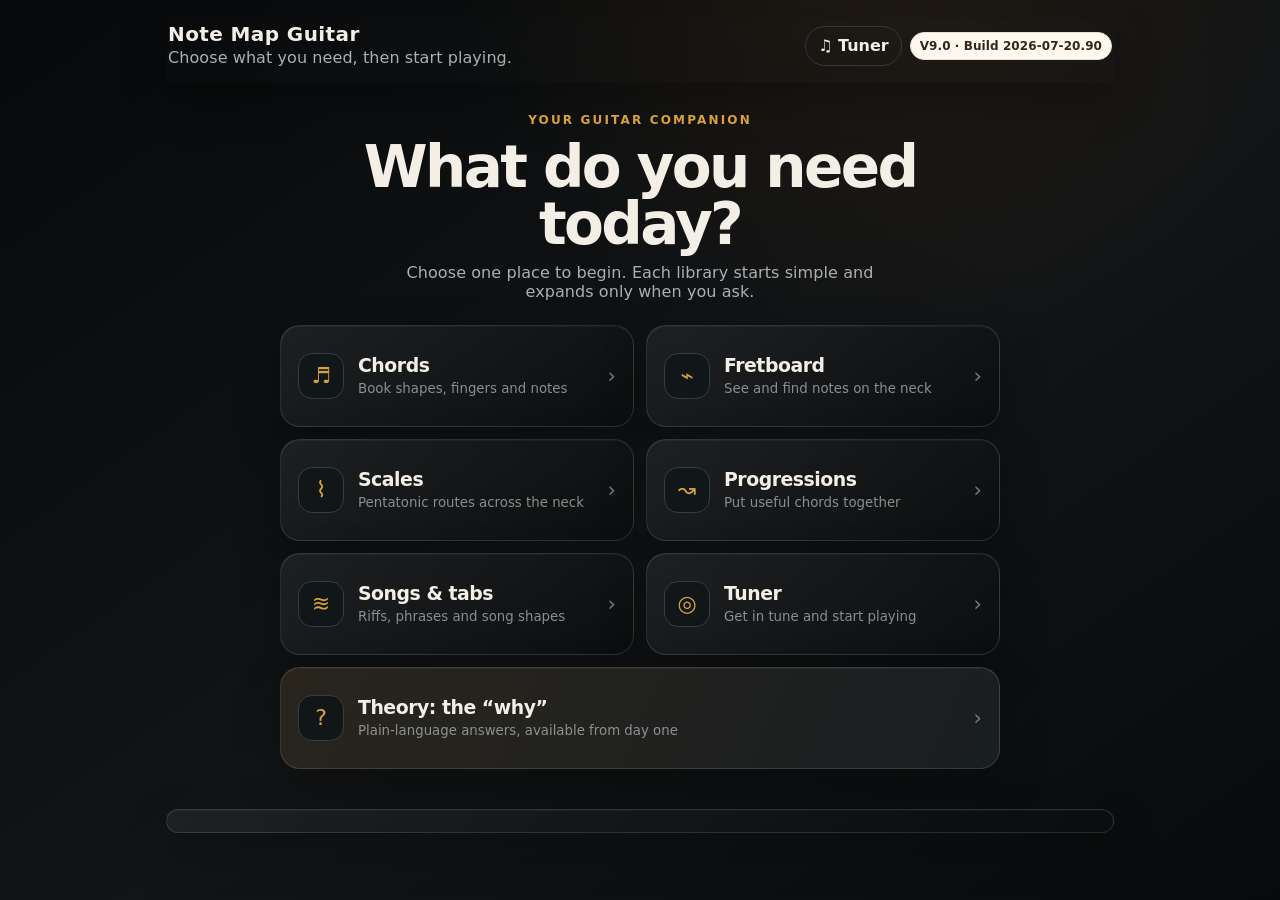
<file: test.html>
<!doctype html>
<html lang="en">
<head>
<meta charset="utf-8" />
<meta name="viewport" content="width=device-width,initial-scale=1,viewport-fit=cover" />
<meta name="theme-color" content="#17120f" />
<meta name="apple-mobile-web-app-capable" content="yes" />
<meta name="apple-mobile-web-app-title" content="Note Map" />
<link rel="manifest" href="manifest.webmanifest" />
<title>Note Map Guitar V9.0</title>
<style>
*{box-sizing:border-box}
body{margin:0;background:#f6f3ee;color:#221f1c;font-family:system-ui,-apple-system,BlinkMacSystemFont,"Segoe UI",sans-serif;-webkit-text-size-adjust:100%}
.app{max-width:1220px;margin:auto;padding:max(14px,env(safe-area-inset-top)) 10px 24px}
header{display:flex;justify-content:space-between;gap:12px;margin-bottom:10px}
h1{font-size:28px;line-height:1.05;margin:0}
header p{margin:4px 0 0;color:#6d6258}
header b{background:#34251d;color:#fff8ef;border-radius:12px;padding:8px 10px;height:max-content}
.hint{display:none;background:#fff8df;border:1px solid #eadfce;color:#5b4730;padding:10px 12px;border-radius:12px;margin-bottom:10px;font-size:14px;font-weight:800}
.card{background:#fff;padding:11px;border-radius:12px;box-shadow:0 2px 12px #0000000f;margin-bottom:10px}
.mode{max-width:360px}
.controls{display:grid;grid-template-columns:repeat(4,minmax(135px,1fr));gap:9px}
.coach{display:grid;grid-template-columns:1.1fr 1fr;gap:10px;align-items:stretch}
.coach-panel{background:#fff8ef;border:1px solid #eadfce;border-radius:12px;padding:12px}
.coach-panel{grid-column:1/-1}
.coach-panel h2{font-size:21px;margin:0 0 5px}
.coach-panel p{margin:0;color:#554a41}
.coach-form{display:grid;grid-template-columns:1fr 1fr 1fr 1fr;gap:9px;margin-top:10px}
.practice-card{background:#fff;border:1px solid #eadfce;border-radius:12px;padding:12px}
.practice-card h3{font-size:18px;margin:0 0 5px}
.practice-card p{margin:0 0 9px;color:#4d453e}
.practice-steps{margin:0;padding-left:20px;color:#302a25}
.practice-steps li{margin:4px 0}
.practice-actions{display:flex;gap:8px;flex-wrap:wrap;margin-top:10px}
.pill{display:inline-flex;align-items:center;background:#34251d;color:#fff8ef;border-radius:999px;padding:5px 9px;font-size:12px;font-weight:900;margin-bottom:7px}
.hidden{display:none!important}
label{display:flex;flex-direction:column;gap:6px;font-weight:800;font-size:13px}
select,button{font-size:16px;padding:9px;border:1px solid #cfc7bf;border-radius:10px;background:#fffdfa;min-height:42px}
button{font-weight:900;cursor:pointer}
.buttons{display:flex;gap:8px;align-items:end}
.note-card{background:#fff8ef;border:1px solid #eadfce;border-radius:10px;padding:10px}
.note-card p{margin:4px 0 0;color:#5b5148}
.summary h2{font-size:19px;margin:0 0 4px}
.summary p,.explain p,.install p{margin:0;color:#4d453e}
.prog-line{display:flex;flex-wrap:wrap;gap:8px;margin-top:9px}
.prog-line button{border-radius:999px;min-height:36px;padding:7px 13px;background:#fffdfa}
.prog-line button.active{background:#34251d;color:#fff8ef;border-color:#34251d}
.phrase{display:flex;flex-wrap:wrap;gap:6px;margin-top:9px}
.phrase span{border:1px solid #d7ccc0;background:#fffdfa;border-radius:999px;padding:6px 10px;font-weight:900;transition:transform .18s ease,background .18s ease,color .18s ease}
.phrase .pause{background:#efe6dc;color:#65594f}
.phrase span.active{background:#34251d;color:#fff8ef;transform:translateY(-2px)}
.audio-card{display:flex;align-items:center;gap:8px;flex-wrap:nowrap;overflow-x:auto;-webkit-overflow-scrolling:touch}
.audio-card button{min-height:38px;padding:7px 12px;white-space:nowrap}
.audio-card span{font-size:13px;color:#5b5148;font-weight:800}
.action-title{font-weight:900;color:#221f1c;font-size:18px;margin-right:4px;white-space:nowrap}
.focus-meta{background:#fff8ef;border:1px solid #eadfce;border-radius:999px;padding:7px 10px;color:#3d332b!important}
.inline-select{flex-direction:row;align-items:center;background:#fff8ef;border:1px solid #eadfce;border-radius:999px;padding:5px 7px 5px 10px;gap:8px}
.inline-select select{min-height:34px;padding:5px 8px}
.details-toggle{margin-left:auto}
.neck{overflow-x:auto;background:#34251d;padding:10px;border-radius:14px;box-shadow:inset 0 0 0 1px #ffffff14;margin-bottom:10px;-webkit-overflow-scrolling:touch}
.book-wrap{min-width:360px;background:#fffdfa;border-radius:12px;padding:10px;display:flex;justify-content:center}
.book-chart{width:min(420px,92vw);height:auto;display:block}
.early-chord-stack{display:grid;grid-template-columns:minmax(520px,1.5fr) minmax(280px,.75fr);gap:10px;align-items:start}.early-chord-stack .neck{margin-bottom:0}.early-chord-stack .book-wrap{min-width:280px;height:100%}@media(max-width:760px){.early-chord-stack{grid-template-columns:1fr}.early-chord-stack .book-wrap{min-width:260px}.audio-card{gap:6px}.focus-meta{display:none!important}}

.book-grid{stroke:#2d2925;stroke-width:4;stroke-linecap:round}
.book-nut{stroke:#2d2925;stroke-width:9;stroke-linecap:round}
.book-barre{fill:#5a99e6;opacity:.85}
.book-dot{fill:#5a99e6;stroke:#3979c4;stroke-width:3}
.book-label{fill:#fff;font-size:26px;font-weight:900;text-anchor:middle;dominant-baseline:middle}
.book-top{fill:#221f1c;font-size:30px;font-weight:900;text-anchor:middle}
.book-fret-label{fill:#221f1c;font-size:24px;font-weight:900;text-anchor:end}
.tonnetz{min-width:680px;background:#2b1f18;border-radius:12px;padding:10px;color:#fff8ef}
.tonnetz svg{width:100%;height:360px;display:block}
.tonnetz-line{stroke:#ffffff35;stroke-width:2}
.tonnetz-note{fill:#5b463b;stroke:#ffffff66;stroke-width:2}
.tonnetz-note.in-key{fill:#a6e6a2;stroke:#f1fff7}
.tonnetz-note.root{fill:#ffdd68;stroke:#fff8cb}
.tonnetz-note.chord{fill:#82c7ff;stroke:#e5f5ff}
.tonnetz-triangle.major{fill:#82c7ff33;stroke:#82c7ff;stroke-width:2}
.tonnetz-triangle.minor{fill:#c5a6ff33;stroke:#b999ff;stroke-width:2}
.tonnetz-chord-label{font-size:13px;font-weight:900;text-anchor:middle;dominant-baseline:middle;fill:#fff8ef;paint-order:stroke;stroke:#2b1f18;stroke-width:4}
.tonnetz-label{font-size:14px;font-weight:900;text-anchor:middle;dominant-baseline:middle;fill:#221f1c}
.tonnetz-label.out{fill:#dacdc2}
.tonnetz-caption{display:grid;grid-template-columns:repeat(3,minmax(160px,1fr));gap:8px;margin-top:8px}
.tonnetz-caption div{background:#fff8ef;color:#302a25;border-radius:8px;padding:8px;font-size:13px;font-weight:800}
.fretboard{min-width:520px}
.fretboard.all{min-width:930px}
.row{display:grid;grid-template-columns:38px 31px repeat(var(--frets),minmax(47px,1fr));align-items:center}
.row.no-nut{grid-template-columns:38px repeat(var(--frets),minmax(47px,1fr))}
.cell,.string,.fret,.nuthead{min-height:39px;display:flex;align-items:center;justify-content:center}
.fret{color:#e8ded5;font-size:12px;font-weight:800}
.nuthead{color:#e8ded5;font-size:10px;font-weight:900;text-transform:uppercase}
.string{color:#f8efe7;font-weight:900}
.cell{border-left:2px solid #ffffff3b;border-bottom:2px solid #ffffff2e}
.nutcell{border-left:5px solid #f5eadf;background:#2b1f18}
.row:last-child .cell{border-bottom:none}
.dot{width:30px;height:28px;border-radius:999px;display:flex;align-items:center;justify-content:center;font-weight:900;font-size:12px;border:2px solid #fffc}
.dot.playing{animation:pulseNote .42s ease-in-out 2;box-shadow:0 0 0 7px #fff4}
@keyframes pulseNote{50%{transform:scale(1.22)}}
.open-note{width:24px;min-width:24px;height:24px;border-radius:7px;display:flex;align-items:center;justify-content:center;font-weight:900;font-size:10px;border:1px solid #ffffff66}
.openmark,.mutemark{width:24px;height:24px;border-radius:999px;display:flex;align-items:center;justify-content:center;font-weight:900;font-size:12px;border:2px solid #f5eadf}
.openmark{background:transparent;color:#f5eadf}
.mutemark{background:#1f1712;color:#9b897d;border-color:#9b897d}
.root{background:#ffdd68;color:#221f1c}
.chord{background:#82c7ff;color:#09263e}
.scale{background:#a6e6a2;color:#173817}
.pattern{background:#13e87c;color:#042411;box-shadow:0 0 0 5px #13e87c66;border-color:#f1fff7}
.fingering{background:#f7a6ff;color:#321536}
.outside{background:#5b463b;color:#dacdc2;border-color:#ffffff47;opacity:.72}
.ghost{opacity:.11!important;filter:grayscale(1) saturate(.08);background:#625953!important;color:#b7aaa0!important;border-color:#ffffff1e!important;box-shadow:none!important}
.muted{background:#1f1712;color:#9b897d;border-color:#ffffff1f}
.explain h2{margin:0 0 6px;font-size:18px}
.bottom-legend{position:sticky;bottom:0;z-index:5;border:1px solid #eadfce;background:#fffdf8ee;backdrop-filter:blur(8px)}
.legend{display:flex;flex-wrap:wrap;gap:8px 12px;font-size:13px}
.legend span{display:inline-flex;align-items:center;gap:6px}
.legend i{width:16px;height:16px;border-radius:5px;border:1px solid #0002;display:inline-block}

.more-options{grid-column:1/-1;border:1px solid #eadfce;border-radius:12px;background:#fff8ef;padding:8px}
.more-options summary{font-weight:900;cursor:pointer}
.more-options .controls{box-shadow:none;margin-top:8px;padding:0;background:transparent}
.task-btn.active{background:#34251d;color:#fff8ef;border-color:#34251d}
.inline-prog{flex-basis:100%;display:flex;gap:7px;flex-wrap:wrap;margin-top:2px}
.inline-prog button{border-radius:999px;min-height:34px;padding:6px 11px}
.inline-prog button.active{background:#34251d;color:#fff8ef;border-color:#34251d}
.phrase-num{background:#34251d;color:#fff8ef;border-radius:999px;padding:3px 7px;font-weight:900;margin-right:4px}
@media(max-width:940px){.controls{grid-template-columns:1fr 1fr}.coach{grid-template-columns:1fr}.buttons{align-items:stretch;flex-direction:column}}

.header-actions{display:flex;align-items:center;gap:8px}.tuner-button{background:#34251d;color:#fff8ef;border:0;border-radius:999px;padding:9px 12px;font-weight:900;min-height:40px}.app.tuner-active > :not(header):not(#tunerScreen){display:none!important}.tuner-screen{max-width:760px;margin:8px auto 0}.tuner-panel{background:#fffdfa;border:1px solid #eadfce;border-radius:18px;padding:16px;box-shadow:0 12px 32px #34251d18}.tuner-top{display:flex;align-items:center;justify-content:space-between;gap:10px;margin-bottom:10px}.return-link{background:transparent;border:0;color:#34251d;font-weight:900;padding:8px 0}.tuner-pill{font-weight:900;text-align:center;color:#6d6258;text-transform:uppercase;letter-spacing:.06em;margin:4px 0 10px}.tuner-strings,.tuner-controls{display:flex;gap:7px;justify-content:center;flex-wrap:wrap;margin:10px 0}.tuner-strings button,.tuner-controls button{border:1px solid #d8cabc;background:#fff8ef;color:#34251d;border-radius:999px;padding:8px 11px;font-weight:900}.tuner-strings button.active{background:#34251d;color:#fff8ef}.tuner-note{text-align:center;margin:16px 0 6px}.tuner-note .big{font-size:72px;line-height:.9;font-weight:950;color:#221f1c}.tuner-note .oct{font-size:24px;font-weight:900;color:#5b5148}.tuner-meter{margin:18px auto 10px;max-width:650px}.meter-labels{display:flex;justify-content:space-between;font-weight:900;color:#6d6258;font-size:12px}.meter-track{position:relative;height:56px;border-radius:12px;background:linear-gradient(90deg,#c86d5d22,#ffdd6826,#78c17b26,#ffdd6826,#c86d5d22);border:1px solid #d9cbbf;overflow:hidden}.meter-track:before{content:"";position:absolute;left:50%;top:0;bottom:0;width:3px;background:#34251d88}.meter-ticks{position:absolute;inset:0;display:flex;justify-content:space-between;align-items:flex-end;padding:0 8px 4px;color:#7a6f65;font-size:11px}.meter-needle{position:absolute;left:50%;top:6px;width:5px;height:44px;border-radius:5px;background:#34251d;transform:translateX(-50%);transition:transform .16s ease-out;box-shadow:0 0 0 3px #fff8ef99}.meter-needle.tuned{background:#2d8c55;box-shadow:0 0 0 6px #2d8c5533}.tuner-message{text-align:center;font-size:24px;font-weight:950;margin:12px 0;color:#221f1c}.tuner-hz{text-align:center;color:#6d6258;font-weight:800}.tuner-status{text-align:center;color:#6d6258;min-height:22px;margin-top:8px}.mic-panel{max-width:560px;margin:8px auto 12px;background:#fff8ef;border:1px solid #e0d2c4;border-radius:14px;padding:10px}.mic-row{display:flex;justify-content:space-between;gap:12px;align-items:center;font-size:13px;color:#5b5148}.mic-meter{height:14px;border-radius:999px;background:#e6d9ca;overflow:hidden;margin-top:8px;border:1px solid #d3c4b5}.mic-meter div{height:100%;width:0%;background:linear-gradient(90deg,#c86d5d,#ffdd68,#2d8c55);transition:width .09s linear}.tuner-debug{text-align:center;color:#6d6258;font-size:12px;margin-top:7px;min-height:16px}.tuner-start{text-align:center;padding:26px 12px}.tuner-start h2{font-size:30px;margin:0 0 12px}.tuner-start p{white-space:pre-line;color:#5b5148}.tuner-error{background:#fff1ef;border:1px solid #e2bbb4;border-radius:14px;padding:12px;margin-top:10px;color:#7c3128}.sr-only{position:absolute!important;width:1px;height:1px;padding:0;margin:-1px;overflow:hidden;clip:rect(0,0,0,0);white-space:nowrap;border:0}.v8-theory-chain{padding:16px;margin-bottom:12px;border:1px solid #594a2e;border-radius:16px;background:#211f1a;color:#e8c786}.v8-theory-chain strong{display:block;line-height:1.45}.v8-theory-chain small{display:block;color:#b9aa8e;margin-top:5px}.v8-theory-contents{margin:0 0 10px;border-radius:999px!important;background:#20272c!important;color:var(--v8-ink)!important;border:1px solid var(--v8-line)!important}.v8-theory-card{min-height:0}.v8-theory-card .v8-theory-deck{font-size:18px;font-style:italic;color:#766550;margin:-7px 0 22px}.v8-theory-sub{padding:16px 0;border-top:1px solid #d5c9b9}.v8-theory-sub:first-of-type{border-top:0}.v8-theory-sub h4{font-size:19px;margin:0 0 7px;color:#2f4f58}.v8-theory-sub p{margin:0}.v8-theory-nav button:disabled{opacity:.35;cursor:not-allowed}
@media(max-width:620px){header{align-items:center}header p{display:none}h1{font-size:22px}.tuner-panel{padding:12px}.tuner-note .big{font-size:64px}.tuner-message{font-size:22px}.meter-track{height:52px}}
@media(max-width:620px){.controls,.coach-form{grid-template-columns:1fr}.mode{max-width:none}h1{font-size:24px}.app{padding-left:8px;padding-right:8px}.neck{padding:8px}.hint{display:block}.fretboard{min-width:500px}.row{grid-template-columns:36px 28px repeat(var(--frets),minmax(43px,1fr))}.row.no-nut{grid-template-columns:36px repeat(var(--frets),minmax(43px,1fr))}.cell,.string,.fret,.nuthead{min-height:37px}.dot{width:27px;height:25px;font-size:11px}.open-note,.openmark,.mutemark{width:22px;height:22px;font-size:10px}}
@media(orientation:landscape) and (max-height:520px){header p{display:none}.app{padding-top:6px}.controls{grid-template-columns:repeat(6,minmax(112px,1fr))}.coach{grid-template-columns:1fr 1fr}.coach-panel,.practice-card,.card{margin-bottom:7px;padding:8px}.summary h2{font-size:16px}.cell,.string,.fret,.nuthead{min-height:33px}.dot{width:26px;height:24px;font-size:11px}.neck{padding:7px}.row{grid-template-columns:36px 26px repeat(var(--frets),minmax(42px,1fr))}.row.no-nut{grid-template-columns:36px repeat(var(--frets),minmax(42px,1fr))}}

/* 5.0 compact action toolbar */
.audio-card.compact-toolbar,.audio-card{gap:6px;align-items:center}
.audio-card button{min-height:36px;padding:6px 10px;border-radius:999px}
.action-title{font-size:17px;max-width:42vw;overflow:hidden;text-overflow:ellipsis}
.inline-prog{width:100%;overflow-x:auto;flex-wrap:nowrap;padding-bottom:2px}
.inline-prog button{white-space:nowrap;flex:0 0 auto}
.task-btn.active{background:#34251d;color:#fff8ef;border-color:#34251d}
@media(max-width:760px){
  .audio-card{padding:8px;gap:5px}
  .audio-card button{font-size:14px;min-height:34px;padding:6px 8px}
  .action-title{font-size:16px;max-width:34vw}
  #audioHint{display:none!important}
  .coach-form{grid-template-columns:1fr 1fr}
  .controls{grid-template-columns:1fr 1fr}
}
@media(max-width:430px){
  .action-title{max-width:42vw;flex:1 0 auto}
  .audio-card{flex-wrap:wrap;overflow-x:hidden}
  .audio-card > button:not(.hidden){flex:0 0 auto}
  .inline-prog{order:20;flex-basis:100%}
}


/* V5 guided path */
.path-card{background:linear-gradient(180deg,#fffdfa,#fff7ed);border:1px solid #eadfce;border-radius:16px;padding:14px;margin-bottom:10px;box-shadow:0 12px 32px #34251d12}
.path-head{display:flex;align-items:center;justify-content:space-between;gap:8px}
.soft-button{background:#fffdfa;border:1px solid #d8cabc;color:#34251d;border-radius:999px;min-height:34px;padding:6px 10px}
.path-card h2{font-size:24px;margin:2px 0 5px}
.path-card p{margin:0;color:#51463f}
.path-next{display:grid;grid-template-columns:1fr auto;gap:12px;align-items:center;background:#fff;border:1px solid #eadfce;border-radius:14px;padding:12px;margin-top:12px}
.path-next h3{font-size:20px;margin:1px 0 4px}
.path-kicker{font-size:12px;font-weight:950;color:#6d6258;text-transform:uppercase;letter-spacing:.06em}
.path-next button{background:#34251d;color:#fff8ef;border:0;border-radius:999px;white-space:nowrap}
.path-steps{display:grid;grid-template-columns:repeat(6,minmax(90px,1fr));gap:7px;margin-top:10px}
.path-step{border:1px solid #e3d7cb;background:#fffdfa;border-radius:12px;padding:9px;min-height:78px}
.path-step.done{background:#e9f7e8;border-color:#a8d7a5}
.path-step.current{box-shadow:0 0 0 2px #34251d inset;background:#fff8ef}
.path-step .num{font-size:12px;font-weight:950;color:#6d6258}
.path-step .label{font-size:14px;font-weight:950;margin-top:3px}
.path-step .status{font-size:12px;color:#5b5148;margin-top:4px}
.path-details{margin-top:9px}
.path-details summary{font-weight:950;cursor:pointer;color:#34251d}
.explore-row{display:flex;gap:7px;flex-wrap:wrap;margin-top:8px}
.explore-row button{border-radius:999px;min-height:34px;padding:6px 10px}
#markStepDone{background:#e9f7e8;border-color:#a8d7a5}
.lesson-callout{background:#fff8ef;border:1px solid #eadfce;border-radius:12px;padding:10px;margin:8px 0 0;color:#3b322b;font-weight:850}
@media(max-width:760px){
  .path-next{grid-template-columns:1fr}
  .path-next button{width:100%}
  .path-steps{grid-template-columns:repeat(3,1fr)}
}
@media(max-width:430px){
  .path-steps{grid-template-columns:repeat(2,1fr)}
}


/* V5.1 calmer guided path */
.calm-path .path-card h2{}
.calm-path{background:#fffdfa}
.calm-path .path-next{grid-template-columns:1fr auto;background:#fff8ef}
.calm-path .path-steps{grid-template-columns:repeat(3,minmax(110px,1fr))}
.calm-path .path-step{min-height:64px}
.calm-path .path-step .status{display:none}
.calm-path .path-details{border-top:1px solid #eadfce;padding-top:8px}
@media(max-width:760px){.calm-path .path-steps{grid-template-columns:1fr 1fr}.calm-path .path-next{grid-template-columns:1fr}}


/* V5.2 release-candidate polish */
header b#buildLabel{font-size:12px;background:#fff8ef;border:1px solid #eadfce;border-radius:999px;padding:6px 9px;color:#34251d}
.link-button{border:0;background:transparent;color:#34251d;text-decoration:underline;min-height:auto;padding:0 4px;font-size:inherit;font-weight:900}
.path-next button{font-size:17px}
.coach-panel{opacity:.96}
.tuner-meter.idle .meter-needle{opacity:0}
.tuner-meter.listening .meter-track{background:#eee5dc}
.tuner-meter.tuned .meter-track{background:linear-gradient(90deg,#d8eee0,#b9e8c8,#66bd7a,#b9e8c8,#d8eee0)}
.tuner-message.tuned{color:#1d7b43}
@media(max-width:760px){header{gap:8px}header b#buildLabel{display:block;margin-top:4px}.hint{font-size:13px}}


/* V5.3 connected lesson view */
.guided-lesson{background:#fff8ef;border:1px solid #dfcfbd;border-radius:15px;padding:12px;margin:8px 0;display:grid;grid-template-columns:1fr auto;gap:8px;align-items:center}
.guided-lesson.hidden{display:none}.guided-lesson h2{margin:3px 0;font-size:22px}.guided-lesson p{margin:0;color:#554a42}
.lesson-sequence{grid-column:1/-1;display:flex;gap:7px;align-items:center;flex-wrap:wrap;margin-top:2px}
.guided-lesson #exitLesson{font-size:12px;min-height:28px;padding:4px 8px;align-self:start}
.learner-library{margin-top:14px}.learner-library h3{margin:0 0 8px}.learner-tool-grid{display:grid;grid-template-columns:1fr 1fr;gap:9px}.learner-tool-grid button{text-align:left;background:#fff;border:1px solid #dccdbf;border-radius:13px;padding:12px}.learner-tool-grid strong,.learner-tool-grid small{display:block}.learner-tool-grid small{margin-top:4px;color:#66594f}
@media(max-width:620px){.learner-tool-grid{grid-template-columns:1fr}}
.lesson-chip{border:1px solid #d7c7b6;background:#fff;border-radius:999px;padding:8px 13px;font-weight:950}
.lesson-chip.active{background:#34251d;color:#fff8ef}
body.lesson-active .coach{display:none}
@media(max-width:760px){.guided-lesson{grid-template-columns:1fr}.guided-lesson #exitLesson{justify-self:start}}
@media(orientation:landscape) and (max-height:600px){
 body.lesson-active .path-card,body.lesson-active .coach{display:none}
 .guided-lesson{padding:7px 10px;margin:4px 0}.guided-lesson h2{font-size:18px}.guided-lesson p{font-size:13px}
 .card.audio-card{margin:4px 0;padding:6px}.lesson-sequence{gap:4px}.lesson-chip{padding:5px 10px}
}

/* V5.4 repair/QA */
#board{transition:opacity .15s ease}#board.board-changing{opacity:.38}
.cell .dot.fingering{position:relative;left:27%}
#board.physical-board .dot.pattern,#board.physical-board .dot.root,#board.physical-board .dot.chord{position:relative;left:24%}
.guided-lesson + .compact-toolbar{margin-top:4px}
body.lesson-active .manual-mode-card,body.lesson-active #manualModeCard{display:none!important}
.qa-debug{position:fixed;right:8px;bottom:8px;z-index:9999;max-width:330px;background:#1f1b18;color:#fff;padding:10px;border-radius:10px;font-size:11px;box-shadow:0 8px 28px #0006}
.qa-debug pre{white-space:pre-wrap;margin:6px 0 0}.qa-debug.hidden{display:none}
.lesson-chip{touch-action:manipulation}
@media(max-width:760px){.coach-form{grid-template-columns:1fr 1fr}.compact-toolbar button{max-width:32vw}.guided-lesson .lesson-sequence{order:2}}

/* V6 — two distinct products */
.legacy-ui,.legacy-mode-card{display:none!important}
.v6-screen{background:#fffdfa;border:1px solid #eadfce;border-radius:18px;padding:16px;margin:10px 0}
.v6-home{background:linear-gradient(180deg,#fffdfa,#fff7ee)}
.v6-hero{text-align:center;max-width:620px;margin:4px auto 18px}
.v6-hero h2{font-size:30px;margin:5px 0}.v6-hero p,.v6-lead{color:#5b5148}
.v6-choice-grid{display:grid;grid-template-columns:1fr 1fr;gap:12px;max-width:820px;margin:auto}
.v6-choice{display:grid;grid-template-columns:auto 1fr;grid-template-rows:auto auto;text-align:left;gap:2px 12px;padding:18px;border-radius:16px;border:1px solid #dacbbd;background:#fff;min-height:116px}
.v6-choice:hover,.v6-choice:focus{box-shadow:0 0 0 3px #34251d22}
.v6-choice .choice-icon{grid-row:1/3;font-size:26px;align-self:center}.v6-choice strong{font-size:21px}.v6-choice small{color:#5b5148;font-weight:700;line-height:1.35}
.tuner-choice{grid-column:1/-1;min-height:82px}
.v6-section-head{display:flex;justify-content:space-between;align-items:center;gap:10px}
.learn-next-card{display:grid;grid-template-columns:1fr auto;gap:16px;align-items:center;background:#fff8ef;border:1px solid #e1d1c0;border-radius:16px;padding:16px;margin-top:12px}
.learn-next-card h2{font-size:27px;margin:3px 0}.learn-next-card p{margin:0 0 6px;color:#554a42}
.learn-next-card button{background:#34251d;color:#fff8ef;border:0;border-radius:999px;padding:12px 24px}
.v6-journey{margin-top:12px;border-top:1px solid #eadfce;padding-top:10px}.v6-journey summary{font-weight:950;cursor:pointer}
.v6-tool-grid{display:grid;grid-template-columns:repeat(2,1fr);gap:10px;margin-top:14px}
.v6-tool-grid button{display:flex;flex-direction:column;align-items:flex-start;text-align:left;min-height:105px;padding:16px;border-radius:14px}
.v6-tool-grid strong{font-size:20px}.v6-tool-grid small{color:#5b5148;margin-top:5px;line-height:1.35}
.v6-workbench-bar{display:grid;grid-template-columns:auto 1fr auto;align-items:center;gap:10px;background:#34251d;color:#fff8ef;padding:8px 10px;border-radius:12px;margin:8px 0}
.v6-workbench-bar button{background:#fff8ef;color:#34251d;min-height:34px;padding:6px 10px}.v6-workbench-bar strong{text-align:center;font-size:18px}
body.v6-home-route #manualModeCard,body.v6-home-route #mapControls,body.v6-home-route #chordControls,body.v6-home-route #progControls,body.v6-home-route #soloControls,body.v6-home-route .guided-lesson,body.v6-home-route .compact-toolbar,body.v6-home-route .neck,body.v6-home-route #toggleDetails,body.v6-home-route .lesson-extra,body.v6-home-route .bottom-legend{display:none!important}
body.v6-learn-hub #manualModeCard,body.v6-learn-hub #mapControls,body.v6-learn-hub #chordControls,body.v6-learn-hub #progControls,body.v6-learn-hub #soloControls,body.v6-learn-hub .guided-lesson,body.v6-learn-hub .compact-toolbar,body.v6-learn-hub .neck,body.v6-learn-hub #toggleDetails,body.v6-learn-hub .lesson-extra,body.v6-learn-hub .bottom-legend{display:none!important}
body.v6-explore-hub #manualModeCard,body.v6-explore-hub #mapControls,body.v6-explore-hub #chordControls,body.v6-explore-hub #progControls,body.v6-explore-hub #soloControls,body.v6-explore-hub .guided-lesson,body.v6-explore-hub .compact-toolbar,body.v6-explore-hub .neck,body.v6-explore-hub #toggleDetails,body.v6-explore-hub .lesson-extra,body.v6-explore-hub .bottom-legend{display:none!important}
body.v6-workbench #v6Home,body.v6-workbench #v6LearnHub,body.v6-workbench #v6ExploreHub{display:none!important}
body.v6-guided #v6Home,body.v6-guided #v6LearnHub,body.v6-guided #v6ExploreHub,body.v6-guided #v6WorkbenchBar{display:none!important}
body.v6-guided #manualModeCard,body.v6-guided #mapControls,body.v6-guided #chordControls,body.v6-guided #progControls,body.v6-guided #soloControls{display:none!important}
body.v6-guided .compact-toolbar{justify-content:center}
body.v6-guided .focus-meta,body.v6-guided #toggleDiagramView,body.v6-guided #toggleInlineLabels,body.v6-guided #prevInlineShape,body.v6-guided #nextInlineShape,body.v6-guided #prevInlineProgShape,body.v6-guided #nextInlineProgShape{display:none!important}
body.v6-guided .compact-toolbar button:not(#playCurrent):not(#markStepDone){display:none!important}
body.v6-guided .compact-toolbar label{display:none!important}
body.v6-workbench #manualModeCard{display:none!important}
body.v6-workbench .guided-lesson{display:none!important}
#progControls label:nth-child(2){display:flex!important}
@media(max-width:760px){
 .v6-choice-grid,.v6-tool-grid{grid-template-columns:1fr}.tuner-choice{grid-column:auto}
 .learn-next-card{grid-template-columns:1fr}.learn-next-card button{width:100%}
 .v6-workbench-bar{grid-template-columns:1fr auto}.v6-workbench-bar strong{grid-column:1/-1;grid-row:1;text-align:left}.v6-workbench-bar button{grid-row:2}
 .v6-choice strong{font-size:19px}
}

/* V8 — Nordic Instrument UI */
:root{--v8-bg:#101417;--v8-panel:#191f23;--v8-panel2:#20272c;--v8-ink:#f4efe6;--v8-muted:#aab0b1;--v8-amber:#d8a13a;--v8-line:#30383d;--v8-green:#8aa38c;--v8-shadow:0 18px 45px #0007}
body{background:radial-gradient(circle at 50% -10%,#283035 0,#14191c 34%,#0d1113 75%);color:var(--v8-ink);min-height:100vh}
.app{max-width:980px;padding:18px 16px 40px}.v6-header{border:0;background:transparent;color:var(--v8-ink);padding:6px 2px 16px}.v6-header h1{font-size:20px;letter-spacing:.02em}.v6-header p{color:var(--v8-muted);margin-top:3px}.v6-header b{color:#7f878a;font-size:11px}.v6-build-note{display:none}
button,select{font:inherit}.soft-button,.tuner-button,.return-link{background:transparent!important;border:1px solid var(--v8-line)!important;color:var(--v8-ink)!important;border-radius:999px!important}
.v8-home{max-width:720px;margin:0 auto;padding:20px 0 40px}.v8-eyebrow{display:block;text-align:center;color:var(--v8-amber);font-size:12px;font-weight:900;letter-spacing:.18em;text-transform:uppercase}.v8-home h2{text-align:center;font-size:clamp(34px,8vw,58px);line-height:.98;margin:12px auto 10px;max-width:620px;letter-spacing:-.045em}.v8-intro{text-align:center;color:var(--v8-muted);font-size:16px;margin:0 auto 24px;max-width:480px}
.v8-grid{display:grid;grid-template-columns:repeat(2,1fr);gap:12px}.v8-card{position:relative;overflow:hidden;display:grid;grid-template-columns:48px 1fr auto;align-items:center;gap:12px;text-align:left;min-height:102px;padding:17px;border:1px solid var(--v8-line);border-radius:20px;background:linear-gradient(145deg,#20272c,#171d21);color:var(--v8-ink);box-shadow:0 8px 24px #0003;transition:transform .2s ease,border-color .2s ease,background .2s ease}.v8-card:hover,.v8-card:focus-visible{transform:translateY(-2px);border-color:#6d5a34;background:linear-gradient(145deg,#252d32,#1a2024)}.v8-icon{width:46px;height:46px;border-radius:14px;background:#111618;border:1px solid #343d42;display:grid;place-items:center;color:var(--v8-amber);font-size:22px}.v8-card strong{display:block;font-size:19px;letter-spacing:-.015em}.v8-card small{display:block;color:var(--v8-muted);margin-top:3px;line-height:1.25}.v8-arrow{color:#737c7f;font-size:21px}.v8-card[data-section="theory"]{grid-column:1/-1;background:linear-gradient(115deg,#29251d,#191e21)}
.v8-section{max-width:760px;margin:0 auto;background:linear-gradient(180deg,#1b2125,#151a1d);border:1px solid var(--v8-line);border-radius:24px;padding:18px;box-shadow:var(--v8-shadow)}.v8-section-head{display:flex;align-items:center;justify-content:space-between;gap:12px;margin-bottom:18px}.v8-section-head h2{font-size:30px;margin:0;letter-spacing:-.035em}.v8-section-head p{color:var(--v8-muted);margin:4px 0 0}.v8-back{width:42px;height:42px;padding:0!important;border-radius:50%!important}.v8-list{display:grid;gap:10px}.v8-item{width:100%;display:grid;grid-template-columns:1fr auto;align-items:center;text-align:left;padding:15px 16px;border-radius:16px;border:1px solid var(--v8-line);background:#20272c;color:var(--v8-ink)}.v8-item strong{font-size:17px}.v8-item small{display:block;color:var(--v8-muted);margin-top:3px}.v8-item span:last-child{color:var(--v8-amber)}.v8-more{margin-top:12px;width:100%;border:1px dashed #6a5732!important;background:#211f1a!important;color:#e3bd73!important;border-radius:16px!important;padding:13px!important}.v8-tier{display:none}.v8-tier.revealed{display:grid;gap:10px;animation:v8Reveal .28s ease both}@keyframes v8Reveal{from{opacity:0;transform:translateY(-8px)}to{opacity:1;transform:none}}
.v8-theory-card{background:#f0e9dc;color:#251f19;border-radius:18px;padding:24px;min-height:340px}.v8-theory-count{color:#8b795c;font-size:12px;font-weight:900;text-transform:uppercase;letter-spacing:.12em}.v8-theory-card h3{font-size:30px;line-height:1.05;margin:16px 0}.v8-theory-card p{font-size:17px;line-height:1.55;color:#4e4438}.v8-theory-nav{display:grid;grid-template-columns:1fr auto 1fr;gap:10px;align-items:center;margin-top:14px}.v8-theory-nav button:last-child{justify-self:end}.v8-theory-nav span{color:var(--v8-muted);font-size:12px}.v8-theory-select{width:100%;margin-top:12px;background:#20272c;color:var(--v8-ink);border:1px solid var(--v8-line);padding:12px;border-radius:12px}
.v6-workbench-bar{background:#181e22;border:1px solid var(--v8-line);color:var(--v8-ink);border-radius:16px;box-shadow:0 10px 28px #0004}.v6-workbench-bar button{background:#222a2f!important;color:var(--v8-ink)!important;border:1px solid var(--v8-line)!important}.card,.coach,.neck,.audio-card{background:#f5f0e8;color:#251f19;border-color:#d3c7b8}.compact-toolbar{border-radius:16px}.compact-toolbar button{border-radius:999px}.neck{box-shadow:0 14px 36px #0005}

.v8-focus{max-width:760px;margin:0 auto 10px;background:linear-gradient(180deg,#1b2125,#151a1d);border:1px solid var(--v8-line);border-radius:22px;padding:14px;box-shadow:var(--v8-shadow)}
.v8-focus.hidden{display:none}.v8-focus-top{display:flex;align-items:center;gap:10px}.v8-focus-top button{flex:0 0 auto}.v8-focus-title{min-width:0}.v8-focus-title strong{display:block;font-size:21px;color:var(--v8-ink)}.v8-focus-title small{display:block;color:var(--v8-muted);margin-top:2px}.v8-choice-row{display:flex;gap:8px;overflow-x:auto;padding:12px 1px 2px;scrollbar-width:none}.v8-choice-row::-webkit-scrollbar{display:none}.v8-choice{flex:0 0 auto;border:1px solid var(--v8-line)!important;background:#20272c!important;color:var(--v8-ink)!important;border-radius:999px!important;padding:9px 13px!important;min-height:38px!important}.v8-choice.active{background:var(--v8-amber)!important;color:#17130d!important;border-color:var(--v8-amber)!important}.v8-view-row{display:flex;gap:7px;flex-wrap:wrap;margin-top:10px}.v8-view-row button{border-radius:999px!important;background:#20272c!important;color:var(--v8-ink)!important;border:1px solid var(--v8-line)!important}.v8-view-row button.active{border-color:var(--v8-amber)!important;color:var(--v8-amber)!important}
body.v8-focused #manualModeCard,body.v8-focused #mapControls,body.v8-focused #chordControls,body.v8-focused #progControls,body.v8-focused #soloControls,body.v8-focused #toggleDetails,body.v8-focused .lesson-extra,body.v8-focused .bottom-legend{display:none!important}
body.v8-focused #v6WorkbenchBar{display:none!important}body.v8-focused .compact-toolbar{display:flex!important}body.v8-focused .neck{display:block!important}
body.v8-focused .compact-toolbar button:not(#playCurrent):not(#playPhrase):not(#newPhrase):not(#loopProgression),body.v8-focused .compact-toolbar label{display:none!important}

body.v6-home-route #v8Section{display:none!important}body.v8-section-open #v6Home{display:none!important}body.v8-section-open #v8Section{display:block!important}body.v8-section-open #v6WorkbenchBar,body.v8-section-open #manualModeCard,body.v8-section-open #mapControls,body.v8-section-open #chordControls,body.v8-section-open #progControls,body.v8-section-open #soloControls,body.v8-section-open .compact-toolbar,body.v8-section-open .neck,body.v8-section-open #toggleDetails,body.v8-section-open .lesson-extra,body.v8-section-open .bottom-legend{display:none!important}
@media(max-width:620px){.app{padding:10px 10px 28px}.v6-header{padding:5px 4px 10px}.v6-header p{display:none}.header-actions b{display:none}.v8-home{padding-top:12px}.v8-home h2{font-size:39px}.v8-grid{grid-template-columns:1fr;gap:9px}.v8-card,.v8-card[data-section="theory"]{grid-column:auto;min-height:82px;padding:13px;border-radius:17px}.v8-icon{width:42px;height:42px}.v8-section{border-radius:20px;padding:14px}.v8-section-head h2{font-size:26px}.v8-theory-card{padding:20px;min-height:390px}.v8-theory-card h3{font-size:27px}}



/* V8.3 quality release — dark rosewood neck and readable landmarks */
.neck{
  position:relative;
  background:
    linear-gradient(90deg,rgba(255,255,255,.025),transparent 18%,rgba(0,0,0,.13) 46%,transparent 72%,rgba(255,255,255,.018)),
    repeating-linear-gradient(3deg,rgba(210,151,96,.035) 0 1px,transparent 1px 6px),
    repeating-linear-gradient(177deg,rgba(0,0,0,.11) 0 2px,transparent 2px 11px),
    linear-gradient(100deg,#140d0a 0%,#2a1711 22%,#1d110d 52%,#321b13 78%,#130c09 100%);
  border:1px solid #5c3a27;
  box-shadow:inset 0 1px 0 #ffffff12,inset 0 -10px 24px #0008,0 8px 22px #0002;
}
.neck:before{content:"";position:absolute;inset:0;pointer-events:none;border-radius:inherit;background:linear-gradient(90deg,transparent,#fff2 48%,transparent 51%);opacity:.08}
.fretboard{position:relative;z-index:1}
.fret{
  color:#fff6df;
  font-size:12px;
  font-weight:950;
  text-shadow:0 1px 3px #000;
}
.fret:not(:empty){justify-self:center;align-self:center;min-height:25px;height:25px;min-width:25px;padding:0 6px;border-radius:999px;background:#090706c9;border:1px solid #d7b98775;box-shadow:0 1px 5px #0009,inset 0 1px 0 #fff2}
.string{color:#fff3d8;text-shadow:0 1px 3px #000;font-weight:950}
.cell{border-left:3px solid #c8b29d99;border-bottom:1px solid #e3d3bd4f;box-shadow:inset 1px 0 #fff2}
.nutcell{border-left:6px solid #f0e0c7;background:#100a08aa;box-shadow:inset -3px 0 4px #0008}
.row:nth-child(3) .cell,.row:nth-child(5) .cell{border-bottom-color:#fff8}
.openmark{color:#fff3d8;border-color:#f3dfc5;background:#140c08aa}
.mutemark{background:#090605;color:#ae9a87;border-color:#6d594a}
.outside{background:#3a281f;color:#cdb8a4;border-color:#ffffff3d;opacity:.78}
.dot{box-shadow:0 2px 6px #0008,inset 0 1px 0 #fff7}

/* Slightly warmer book diagrams to match the new instrument surface */
.book-wrap{background:#fffaf0;border:1px solid #e1d2bc;box-shadow:inset 0 0 24px #b98d4a12}



/* V8.3.1 fretboard refinement — rosewood, steel frets, real string lines */
.neck{
  background:
    radial-gradient(ellipse at 18% 35%,rgba(145,64,38,.20),transparent 27%),
    radial-gradient(ellipse at 75% 72%,rgba(102,39,29,.24),transparent 33%),
    repeating-linear-gradient(2deg,rgba(231,155,105,.075) 0 1px,transparent 1px 5px),
    repeating-linear-gradient(178deg,rgba(0,0,0,.18) 0 2px,transparent 2px 9px),
    repeating-linear-gradient(91deg,rgba(255,210,160,.035) 0 1px,transparent 1px 18px),
    linear-gradient(96deg,#170907 0%,#3a1711 20%,#24100d 42%,#4b1f15 67%,#210d0a 100%);
  border-color:#70412d;
  box-shadow:inset 0 1px 0 #ffffff18,inset 0 -16px 34px #0009,0 10px 30px #0005;
}
.neck:before{opacity:.15;background:linear-gradient(105deg,transparent 0 22%,#fff1 25%,transparent 29% 61%,#fff1 64%,transparent 69%)}
.fret:not(:empty){background:transparent;border:0;box-shadow:none;border-radius:0;color:#fff0d7;text-shadow:0 2px 4px #000;font-size:13px;padding:0;min-width:0}
.cell{position:relative;border-left:0!important;border-bottom:0!important;box-shadow:none!important;background:linear-gradient(to bottom,transparent calc(50% - 1px),rgba(235,226,211,.92) 50%,rgba(86,76,68,.95) calc(50% + 1px),transparent calc(50% + 2px))}
.cell:not(.nutcell)::before{content:"";position:absolute;z-index:0;left:-2px;top:0;bottom:0;width:5px;background:linear-gradient(90deg,#575b5e 0,#f3f5f6 28%,#aeb4b8 53%,#f8fafb 72%,#606568 100%);box-shadow:1px 0 2px #0008,-1px 0 1px #fff5}
.row:nth-child(2) .cell{background:linear-gradient(to bottom,transparent calc(50% - 1.7px),#efe7d8 calc(50% - 1px),#756b61 calc(50% + 1.8px),transparent calc(50% + 2.4px))}
.row:nth-child(3) .cell{background:linear-gradient(to bottom,transparent calc(50% - 1.45px),#eee5d6 calc(50% - .8px),#746a60 calc(50% + 1.5px),transparent calc(50% + 2.1px))}
.row:nth-child(4) .cell{background:linear-gradient(to bottom,transparent calc(50% - 1.2px),#eee5d6 calc(50% - .6px),#746a60 calc(50% + 1.2px),transparent calc(50% + 1.8px))}
.row:nth-child(5) .cell,.row:nth-child(6) .cell,.row:nth-child(7) .cell{background:linear-gradient(to bottom,transparent calc(50% - .8px),#f3eadb 50%,#766c62 calc(50% + .9px),transparent calc(50% + 1.4px))}
.nutcell{border-left:7px solid #eceff0!important;background:linear-gradient(90deg,#16100d,#2b1710)!important;box-shadow:inset -3px 0 5px #0009!important}
.dot{position:relative;z-index:2}
.dot.outside,.openmark.ghost{visibility:hidden!important;box-shadow:none!important;border:0!important;background:transparent!important}
.dot.fingering{left:0!important;transform:none!important;box-shadow:0 3px 8px #000a,inset 0 1px 0 #fff8}


/* V8.4 — definitive rosewood fretboard. No grid, steel fret wire, strings through finger positions. */
.neck{
  overflow:auto;
  padding:16px 12px 13px;
  border:2px solid #70432f;
  border-radius:14px;
  background:
    radial-gradient(ellipse at 12% 28%,rgba(188,92,55,.25) 0 4%,transparent 24%),
    radial-gradient(ellipse at 58% 72%,rgba(116,43,31,.32) 0 5%,transparent 31%),
    repeating-linear-gradient(1deg,rgba(242,164,104,.12) 0 1px,transparent 1px 4px),
    repeating-linear-gradient(179deg,rgba(9,2,1,.30) 0 2px,transparent 2px 8px),
    linear-gradient(96deg,#1a0806 0%,#481b13 18%,#28100c 37%,#5b2417 58%,#2a0f0b 78%,#160706 100%)!important;
  box-shadow:inset 0 0 0 1px #b8734b55,inset 0 10px 28px #fff1,inset 0 -18px 35px #000b,0 10px 28px #0005!important;
}
.neck::before{
  content:"";position:absolute;inset:0;pointer-events:none;border-radius:12px;
  background:repeating-linear-gradient(168deg,transparent 0 14px,rgba(255,199,145,.055) 15px,transparent 17px 31px);
  opacity:1!important;
}
.fretboard{position:relative;z-index:1}
.row{position:relative}
.cell,.nutcell{position:relative;border:0!important;box-shadow:none!important;background:none!important}
/* Each row is a string; the line runs through the vertical centre of every fret cell. */
.cell::after,.nutcell::after{
  content:"";position:absolute;left:0;right:0;top:50%;transform:translateY(-50%);z-index:1;
  height:2px;background:linear-gradient(#fff,#a9a9a9 42%,#3d3d3d 58%,#d9d9d9);box-shadow:0 1px 1px #000b;
}
.row:nth-child(2) .cell::after,.row:nth-child(2) .nutcell::after{height:4px}
.row:nth-child(3) .cell::after,.row:nth-child(3) .nutcell::after{height:3.5px}
.row:nth-child(4) .cell::after,.row:nth-child(4) .nutcell::after{height:3px}
.row:nth-child(5) .cell::after,.row:nth-child(5) .nutcell::after{height:2.5px}
.row:nth-child(6) .cell::after,.row:nth-child(6) .nutcell::after{height:2px}
.row:nth-child(7) .cell::after,.row:nth-child(7) .nutcell::after{height:1.5px}
/* Stainless fret wire sits at the leading edge of each fret cell. */
.cell::before{
  content:"";position:absolute;left:-3px;top:1px;bottom:1px;width:6px;z-index:2;border-radius:3px;
  background:linear-gradient(90deg,#3c4145 0%,#eef2f4 22%,#9da5aa 48%,#fff 68%,#4e5458 100%);
  box-shadow:1px 0 2px #000b,-1px 0 1px #fff7;
}
.nutcell{border-left:8px solid #f0f2f2!important;background:#160a07aa!important}
.nutcell::before{display:none}
.fret{color:#fff1d5!important;background:transparent!important;border:0!important;box-shadow:none!important;text-shadow:0 2px 4px #000!important;font-size:14px!important;font-weight:950!important}
.string{color:#f4dfbd!important;text-shadow:0 2px 3px #000!important}
/* Finger marker: fingertip-shaped, centered exactly on the string. */
.cell.has-finger{display:flex;align-items:center;justify-content:center}
.dot.fingering{
  position:relative!important;z-index:5!important;left:auto!important;top:auto!important;transform:none!important;
  width:25px!important;height:33px!important;border-radius:48% 48% 42% 42%!important;
  background:linear-gradient(145deg,#ffd2ae 0%,#d98f68 65%,#9d583f 100%)!important;
  color:#26120d!important;border:2px solid #ffe4ce!important;
  box-shadow:0 4px 8px #000b,inset 0 2px 2px #fff8,inset 0 -3px 4px #7f3d2d66!important;
  display:flex!important;align-items:center!important;justify-content:center!important;font-size:12px!important;font-weight:950!important;
}
/* A small visible string segment confirms the fingertip is pressing the string, not floating between strings. */
.dot.fingering::after{
  content:"";position:absolute;left:-8px;right:-8px;top:50%;height:2px;transform:translateY(-50%);z-index:-1;
  background:linear-gradient(#fff,#868686 55%,#d7d7d7);box-shadow:0 1px 1px #0008;
}
.dot.outside,.dot.ghost{display:none!important}


/* V8.5 — polished instrument surface and exact string-centred finger markers. */
.neck{
  background:
    linear-gradient(112deg,transparent 0 10%,rgba(255,255,255,.17) 15%,transparent 21% 46%,rgba(255,214,176,.11) 51%,transparent 58% 100%),
    radial-gradient(ellipse at 16% 24%,rgba(211,112,70,.31) 0 4%,transparent 27%),
    radial-gradient(ellipse at 61% 70%,rgba(135,48,31,.39) 0 6%,transparent 35%),
    repeating-linear-gradient(1deg,rgba(255,187,126,.16) 0 1px,transparent 1px 4px),
    repeating-linear-gradient(178deg,rgba(8,1,1,.27) 0 2px,transparent 2px 8px),
    linear-gradient(96deg,#210806 0%,#6b2818 19%,#32100b 38%,#7b301c 59%,#35100b 79%,#1c0605 100%)!important;
  box-shadow:inset 0 2px 0 #ffd6b34a,inset 0 15px 30px #fff2,inset 0 -20px 38px #000a,0 13px 31px #0006!important;
}
.neck::after{content:"";position:absolute;inset:2px;pointer-events:none;border-radius:11px;background:linear-gradient(104deg,transparent 0 31%,rgba(255,255,255,.10) 37%,transparent 45% 74%,rgba(255,228,203,.07) 79%,transparent 87%);mix-blend-mode:screen}
.cell::before{
  background:linear-gradient(90deg,#292d30 0%,#fcffff 19%,#8f989e 40%,#fff 57%,#b9c0c4 72%,#353a3d 100%)!important;
  box-shadow:1px 0 3px #000c,-1px 0 2px #fff9,0 0 5px #eaf7ff66!important;
}
.cell::after,.nutcell::after{filter:drop-shadow(0 1px 1px #000c) drop-shadow(0 -1px 1px #fff3)}
/* True circular fingertip, with its centre exactly on the horizontal string. */
.cell.has-finger{position:relative;display:flex!important;align-items:center!important;justify-content:center!important}
.dot.fingering{
  width:30px!important;height:30px!important;min-width:30px!important;min-height:30px!important;aspect-ratio:1/1!important;
  border-radius:50%!important;box-sizing:border-box!important;
  position:absolute!important;left:50%!important;top:50%!important;transform:translate(-50%,-50%)!important;
  background:radial-gradient(circle at 34% 25%,#fff1dd 0 8%,#efb085 25%,#cf7654 68%,#85402d 100%)!important;
  border:2px solid #ffe8d4!important;box-shadow:0 4px 9px #000c,inset 0 2px 2px #fff9,inset 0 -3px 5px #67291f77!important;
}
.dot.fingering::after{left:-10px!important;right:-10px!important;top:50%!important;transform:translateY(-50%)!important}
/* Keep nut symbols in their own lane; strings begin only at the fretboard side of the nut. */
.nutcell::after{left:9px!important}
.openmark,.mutemark{position:relative;z-index:6;background:#160b08e6!important;box-shadow:0 1px 4px #000b!important}
.openmark.ghost{visibility:hidden!important}


/* V8.6 — unified recorded-chord deck */
.recording-badge{display:inline-flex;align-items:center;height:28px;padding:0 10px;border:1px solid rgba(232,174,60,.38);border-radius:999px;background:rgba(232,174,60,.08);color:#e9ba58;font-size:10px;font-weight:900;letter-spacing:.11em;white-space:nowrap}
.audio-card #playCurrent{background:linear-gradient(180deg,#f2bd50,#bb7414);color:#1b1005;border-color:#ffd67c;box-shadow:0 7px 20px rgba(173,99,11,.24)}

/* V9.0 — dedicated premium visual release */
:root{--paper:#f4efe4;--ink:#f4f0e7;--amber:#e9aa32;--panel:rgba(16,17,18,.88);--line:rgba(255,255,255,.12)}
body{background:radial-gradient(circle at 70% -10%,rgba(111,71,25,.2),transparent 34%),linear-gradient(145deg,#07090a,#121416 55%,#080a0b);letter-spacing:.005em}
header{background:linear-gradient(180deg,rgba(13,15,16,.96),rgba(7,9,10,.92));border-bottom:1px solid rgba(255,255,255,.12);box-shadow:0 18px 45px rgba(0,0,0,.25)}
.card,.v8-card,.audio-card,.book-wrap{background:linear-gradient(145deg,rgba(31,33,34,.94),rgba(12,13,14,.94));border:1px solid rgba(255,255,255,.12);box-shadow:0 18px 45px rgba(0,0,0,.28),inset 0 1px rgba(255,255,255,.045)}
.v8-card{transition:transform .18s ease,border-color .18s ease,box-shadow .18s ease}.v8-card:hover{transform:translateY(-3px);border-color:rgba(233,170,50,.5);box-shadow:0 24px 55px rgba(0,0,0,.36),0 0 0 1px rgba(233,170,50,.08)}
button,select{border-radius:12px}button{transition:transform .14s ease,filter .14s ease,box-shadow .14s ease}button:active{transform:translateY(1px) scale(.99)}
#board.physical-board .fretboard{background:
linear-gradient(102deg,transparent 0 12%,rgba(255,190,105,.09) 18%,transparent 23% 56%,rgba(255,255,255,.055) 62%,transparent 69%),
repeating-linear-gradient(3deg,rgba(255,184,91,.13) 0 1px,rgba(44,15,7,.04) 2px 7px),
linear-gradient(180deg,#5c2316 0%,#2a0d09 23%,#6a2918 48%,#210806 74%,#4b170f 100%);
box-shadow:inset 0 4px 8px rgba(255,210,145,.18),inset 0 -12px 20px rgba(0,0,0,.58),0 18px 38px rgba(0,0,0,.38);border:1px solid rgba(255,205,139,.22)}
#board.physical-board .fret{border-right:5px solid transparent;border-image:linear-gradient(90deg,#414141,#fff 35%,#9e9e9e 60%,#fff 78%,#313131) 1;filter:drop-shadow(2px 0 1px rgba(0,0,0,.7))}
#board.physical-board .cell::after{filter:brightness(1.3) drop-shadow(0 1px 1px #000)}
#board.physical-board .dot{box-shadow:inset 0 2px 2px rgba(255,255,255,.58),inset 0 -4px 7px rgba(93,49,5,.5),0 5px 10px rgba(0,0,0,.55);border:2px solid #ffdb7a}
h1,h2,.v8-card strong{letter-spacing:-.025em}.v8-card strong{font-size:1.18rem}.v8-card small{opacity:.78;line-height:1.45}
.v8-home-grid{gap:16px}.v8-section-shell{max-width:1120px;margin-inline:auto}.compact-toolbar{backdrop-filter:blur(16px)}
@media(max-width:760px){.v8-home-grid{gap:10px}.recording-badge{display:none}.card,.v8-card{border-radius:16px}}

</style>
</head>
<body>
<main class="app">
<header class="v6-header">
<div><h1>Note Map Guitar</h1><p id="routeSubtitle">Learn one small thing, or explore the neck.</p></div>
<div class="header-actions"><button id="v6HomeBtn" class="soft-button hidden">Home</button><button id="openTunerBtn" class="tuner-button">♫ Tuner</button><b id="buildLabel">V9.0 · Build 2026-07-20.90</b></div>
</header>
<section class="hint v6-build-note">V6 Learn & Explore · <button id="clearCachedVersion" class="link-button" type="button">Clear cached version / reload</button></section>
<section id="tunerScreen" class="tuner-screen hidden" aria-live="polite">
  <div class="tuner-panel">
    <div class="tuner-top"><button id="returnFromTuner" class="return-link">‹ Return to App</button><label>Tuning: <select id="tunerPreset"><option value="standard">Standard</option><option value="dropD">Drop D</option></select></label></div>
    <div class="tuner-pill" id="tunerPresetTitle">STANDARD TUNING</div>
    <div id="tunerIntro" class="tuner-start">
      <h2>Tune your guitar</h2>
      <p>Note Map uses your microphone only while
the tuner is open.

Audio stays on this device and is not
recorded or uploaded.</p>
      <button id="startTuner">Start tuner</button>
      <div id="tunerError" class="tuner-error hidden"></div>
    </div>
    <div id="tunerLive" class="hidden">
      <div class="tuner-strings" id="tunerStrings"></div>
      <div class="mic-panel" aria-live="polite">
        <div class="mic-row"><strong>Mic signal</strong><span id="tunerSignalText">Not listening</span></div>
        <div class="mic-meter" aria-hidden="true"><div id="tunerSignalBar"></div></div>
        <div class="tuner-debug" id="tunerDebug">Press Start tuner, then play one string clearly.</div>
      </div>
      <div class="tuner-note"><div class="big" id="tunerNote">—</div><div class="oct" id="tunerOctave">Play one string</div></div>
      <div class="tuner-meter idle" id="tunerMeter" role="img" aria-label="Tuning meter from flat to sharp">
        <div class="meter-labels"><span>FLAT</span><span>IN TUNE</span><span>SHARP</span></div>
        <div class="meter-track"><div class="meter-ticks"><span>-50</span><span>-25</span><span>0</span><span>+25</span><span>+50</span></div><div id="tunerNeedle" class="meter-needle"></div></div>
      </div>
      <div class="tuner-message" id="tunerMessage">Play one string</div>
      <div class="tuner-hz" id="tunerHz">— Hz</div>
      <div class="tuner-status" id="tunerStatus">Auto detects the nearest guitar string.</div>
      <div class="tuner-controls"><button id="stopTuner">Stop listening</button></div>
      <div id="tunerSr" class="sr-only" aria-live="polite"></div>
    </div>
  </div>
</section>




<section id="v6Home" class="v8-home">
  <span class="v8-eyebrow">Your guitar companion</span>
  <h2>What do you need today?</h2>
  <p class="v8-intro">Choose one place to begin. Each library starts simple and expands only when you ask.</p>
  <div class="v8-grid">
    <button class="v8-card" data-section="chords"><span class="v8-icon">♬</span><span><strong>Chords</strong><small>Book shapes, fingers and notes</small></span><span class="v8-arrow">›</span></button>
    <button class="v8-card" data-section="fretboard"><span class="v8-icon">⌁</span><span><strong>Fretboard</strong><small>See and find notes on the neck</small></span><span class="v8-arrow">›</span></button>
    <button class="v8-card" data-section="scales"><span class="v8-icon">⌇</span><span><strong>Scales</strong><small>Pentatonic routes across the neck</small></span><span class="v8-arrow">›</span></button>
    <button class="v8-card" data-section="progressions"><span class="v8-icon">↝</span><span><strong>Progressions</strong><small>Put useful chords together</small></span><span class="v8-arrow">›</span></button>
    <button class="v8-card" data-section="songs"><span class="v8-icon">≋</span><span><strong>Songs & tabs</strong><small>Riffs, phrases and song shapes</small></span><span class="v8-arrow">›</span></button>
    <button class="v8-card" data-section="tuner"><span class="v8-icon">◎</span><span><strong>Tuner</strong><small>Get in tune and start playing</small></span><span class="v8-arrow">›</span></button>
    <button class="v8-card" data-section="theory"><span class="v8-icon">?</span><span><strong>Theory: the “why”</strong><small>Plain-language answers, available from day one</small></span><span class="v8-arrow">›</span></button>
  </div>
</section>
<section id="v8Section" class="v8-section hidden" aria-live="polite">
  <div class="v8-section-head"><button id="v8Back" class="v8-back return-link">‹</button><div><h2 id="v8SectionTitle">Chords</h2><p id="v8SectionIntro"></p></div><span></span></div>
  <div id="v8SectionContent"></div>
</section>
<section id="v6LearnHub" class="hidden"></section><section id="v6ExploreHub" class="hidden"></section>
<section id="v8Focus" class="v8-focus hidden">
  <div class="v8-focus-top"><button id="v8FocusBack" class="v8-back return-link">‹</button><div class="v8-focus-title"><strong id="v8FocusTitle">Chord Library</strong><small id="v8FocusSubtitle"></small></div></div>
  <div id="v8ChoiceRow" class="v8-choice-row"></div>
  <div id="v8ViewRow" class="v8-view-row"></div>
</section>
<section id="v6WorkbenchBar" class="v6-workbench-bar hidden"><button id="workbenchBack">‹ Menu</button><strong id="workbenchTitle">Chords</strong><button id="workbenchHome">Home</button></section>
<section class="path-card calm-path legacy-ui" id="pathCard">
  <div class="path-head">
    <span class="pill">Learn</span>
    <button id="resetPath" class="soft-button" type="button">Reset progress</button>
  </div>
  <h2>One small thing to try</h2>
  <p id="pathSummary">No need to understand the whole app. Start with the next playable step.</p>
  <div class="path-next">
    <div>
      <div class="path-kicker">Suggested next step</div>
      <h3 id="nextStepTitle">Learn E major</h3>
      <p id="nextStepWhy">A friendly first chord that appears in hundreds of songs.</p>
    </div>
    <button id="startNextStep" type="button">Start practice</button>
  </div>
  <details class="path-details">
    <summary>Show the full learning path</summary>
    <div id="pathSteps" class="path-steps"></div>
  </details>
  <details class="path-details">
    <summary>Choose another activity</summary>
    <div class="explore-row">
      <button type="button" data-jump-level="early" data-jump-goal="chordShapes">Chords</button>
      <button type="button" data-jump-level="practice" data-jump-goal="scalePractice">Scales</button>
      <button type="button" data-jump-level="practice" data-jump-goal="progressions">Progressions</button>
      <button type="button" data-jump-level="practice" data-jump-goal="soloTrainer">Soloing</button>
      <button type="button" data-jump-level="harmony" data-jump-goal="tonnetz">Harmony</button>
      <button type="button" data-jump-level="manual">Manual controls</button>
    </div>
  </details>
</section>
<section class="coach legacy-ui">
<div class="coach-panel">
<span class="pill">Explore freely</span>
<h2>Choose a practice area</h2>
<p>Use this when you want to choose the chord, scale, progression, or map yourself.</p>
<div class="coach-form">
<label>Level<select id="skillLevel"><option value="early">Early Learner</option><option value="practice">Intermediate Practice</option><option value="harmony">Harmony Explorer</option><option value="manual">Manual controls</option></select></label>
<label id="todayGoalWrap">Practice area<select id="todayGoal"></select></label>
<label id="coachRootWrap"><span id="coachRootLabel">Chord</span><select id="coachRoot"></select></label>
<label id="coachChordTypeWrap">Sound<select id="coachChordType"><option value="major">Major</option><option value="minor">Minor</option><option value="minor7">Minor 7</option><option value="major7">Major 7</option><option value="dominant7">Dominant 7</option><option value="sus2">Sus2</option><option value="sus4">Sus4</option></select></label>
<label id="coachChordLabelsWrap" class="hidden">Show<select id="coachChordLabels"><option value="fingers">Finger numbers</option><option value="notes">Note names</option></select></label>
<label id="coachNoteWrap">Show note<select id="coachNote"></select></label>
<label id="coachPentTypeWrap">Pentatonic<select id="coachPentType"><option value="majorPent">Major pentatonic</option><option value="minorPent">Minor pentatonic</option></select></label>
</div>
</div>
</section>

<section id="manualModeCard" class="legacy-mode-card card mode hidden"><label>Manual Controls<select id="mode"><option value="map">Scale map</option><option value="chord">Chord shape</option><option value="progression">Progression</option><option value="solo">Solo trainer</option></select></label></section>

<section id="mapControls" class="card controls">
<label>Key<select id="key"></select></label>
<label>Scale<select id="scale"><option value="chromatic">All notes</option><option value="singleNote">Single note</option><option value="major">Major</option><option value="minor">Natural minor</option><option value="majorPent">Major pentatonic</option><option value="minorPent">Minor pentatonic</option><option value="blues">Minor blues</option><option value="mixolydian">Mixolydian</option><option value="dorian">Dorian</option><option value="byzantine">Byzantine · Double Harmonic Major</option></select></label>
<label>Display<select id="display"><option value="notes">Note names</option><option value="degrees">Scale degrees</option></select></label>
<details class="more-options"><summary>More options</summary><div class="controls">
<label>Pattern<select id="pattern"><option value="none">Auto pattern</option><option value="p1">Pattern 1</option><option value="p2">Pattern 2</option><option value="p3">Pattern 3</option><option value="p4">Pattern 4</option><option value="p5">Pattern 5</option></select></label>
<label>Neck area<select id="mapWindow"><option value="auto">Auto</option><option value="0">Open-7</option><option value="3">3-9</option><option value="5">5-11</option><option value="7">7-13</option><option value="10">10-16</option><option value="all">All 0-15</option></select></label>
<label>Add a chord highlight<select id="overlay"><option value="none">None</option><option value="major">Major chord</option><option value="minor">Minor chord</option><option value="minor7">Minor 7 chord</option><option value="major7">Major 7 chord</option><option value="dominant7">Dominant 7 chord</option><option value="sus2">Sus2 chord</option><option value="sus4">Sus4 chord</option></select></label>
<label class="hidden">Scale action<select id="scaleAction"><option value="exploreScale">Explore</option><option value="practiceScale">Practice</option><option value="hearKey">Hear</option></select></label>
</div></details>
</section>

<section id="chordControls" class="card controls hidden">
<label>Root<select id="chordRoot"></select></label>
<label>Chord type<select id="chordType"><option value="major">Major</option><option value="minor">Minor</option><option value="minor7">Minor 7</option><option value="major7">Major 7</option><option value="dominant7">Dominant 7</option><option value="sus2">Sus2</option><option value="sus4">Sus4</option></select></label>
<label>Chord shape<select id="shapeStyle"><option value="open">Standard / open shapes</option><option value="all">Alternate voicings</option><option value="easy">Small three-string shapes</option><option value="movable">Barre and movable shapes</option><option value="triad">Small triads only</option></select></label>
<label class="hidden">Show on chord<select id="chordLabels"><option value="fingers">Finger numbers</option><option value="notes">Note names</option></select></label>
<details class="more-options"><summary>More options</summary><div class="controls">
<label>Neck area<select id="chordWindow"><option value="auto">Auto</option><option value="0">Open-7</option><option value="3">3-9</option><option value="5">5-11</option><option value="7">7-13</option><option value="10">10-16</option><option value="12">12-18</option></select></label>
</div></details>
<div class="buttons hidden"><button id="prevShape">◀ Previous shape</button><button id="nextShape">Next shape ▶</button></div>
<div class="note-card lesson-extra hidden"><strong id="shapeName"></strong><p id="shapeText"></p></div>
</section>

<section id="progControls" class="card controls hidden">
<label>Key<select id="progKey"></select></label>
<label>Progression type<select id="progType"><option value="classic">Three-chord song</option><option value="pop">Four-chord pop</option><option value="dooWop">Oldies loop</option><option value="folk">Gentle folk loop</option><option value="sad">Sad progression</option><option value="romantic">Romantic</option><option value="suspense">Dark return</option><option value="minorWalk">Minor walk-down</option><option value="andalusian">Andalusian cadence</option><option value="blues">Blues</option><option value="quickBlues">Quick-change blues</option><option value="jazzBlues">Jazz blues</option><option value="turnaround">Turnaround</option><option value="funk">Funk groove</option><option value="modalRock">Rock progression</option><option value="plagal">Amen sound</option></select></label>
<label>Neck area<select id="near"><option value="auto">Auto</option><option value="0">Open / low</option><option value="5">Middle neck</option><option value="9">Upper neck</option></select></label>
<label class="hidden">Shape style<select id="progStyle"><option value="all">Automatic practical shapes</option><option value="easy">Small three-string shapes</option><option value="open">Open</option><option value="movable">Barre and movable shapes</option><option value="triad">Small triads only</option></select></label>
<label class="hidden">Show on chord<select id="progLabels"><option value="fingers">Finger numbers</option><option value="notes">Note names</option></select></label>
<div class="buttons hidden"><button id="prevChord">◀ Chord</button><button id="nextChord">Chord ▶</button></div>
<div class="buttons hidden"><button id="prevProgShape">◀ Shape</button><button id="nextProgShape">Shape ▶</button></div>
</section>

<section id="soloControls" class="card controls hidden">
<label>Key<select id="soloKey"></select></label>
<label>Scale<select id="soloScale"><option value="majorPent">Major pentatonic</option><option value="minorPent">Minor pentatonic</option><option value="blues">Minor blues</option></select></label>
<label class="hidden">Phrase type<select id="soloBlueprint"><option value="threeNote">3-note answer</option><option value="question">Question / answer</option><option value="resolve">Come home</option><option value="tension">Move away and return</option><option value="oneString">One-string phrase</option></select></label>
<label>Pattern / position<select id="soloArea"><option value="auto">Auto</option><option value="0">Open-7</option><option value="3">3-9</option><option value="5">5-11</option><option value="7">7-13</option><option value="10">10-16</option></select></label>
</section>

<section class="card summary lesson-extra hidden"><h2 id="title"></h2><p id="subtitle"></p><div id="progLine" class="prog-line hidden"></div></section>
<section id="guidedLesson" class="guided-lesson hidden">
<div><span id="lessonStep" class="pill">Guided lesson</span><h2 id="lessonTitle">Learn E major</h2><p id="lessonInstruction"></p></div>
<div id="lessonSequence" class="lesson-sequence"></div>
<button id="exitLesson" class="soft-button">Back to learning path</button>
</section>
<section class="card audio-card compact-toolbar"><span id="actionTitle" class="action-title"></span><span id="focusMeta" class="focus-meta"></span><button id="exploreScaleBtn" class="task-btn hidden">Explore</button><button id="practiceScaleBtn" class="task-btn hidden">Practice</button><button id="hearKeyBtn" class="task-btn hidden">Hear</button><label id="inlineChordLabelsWrap" class="inline-select hidden">Show<select id="inlineChordLabels"><option value="fingers">Finger numbers</option><option value="notes">Note names</option></select></label><button id="toggleInlineLabels" class="hidden">Notes</button><button id="prevInlineShape" class="hidden">‹ Shape</button><button id="nextInlineShape" class="hidden">Shape ›</button><button id="prevInlineChord" class="hidden">‹ Chord</button><button id="nextInlineChord" class="hidden">Chord ›</button><button id="loopProgression" class="hidden">Loop</button><button id="prevInlineProgShape" class="hidden">‹ Shape</button><button id="nextInlineProgShape" class="hidden">Shape ›</button><button id="prevCoachPattern" class="hidden">‹ Pattern</button><button id="nextCoachPattern" class="hidden">Pattern ›</button><button id="prevCoachRoot" class="hidden">‹ Chord</button><button id="nextCoachRoot" class="hidden">Chord ›</button><button id="prevCoachChordType" class="hidden">‹ Type</button><button id="nextCoachChordType" class="hidden">Type ›</button><button id="playCurrent">▶ Play chord</button><span class="recording-badge" title="Natural major chords use public-domain acoustic recordings">RECORDED GUITAR</span><button id="playPhrase">Hear phrase</button><button id="newPhrase" class="hidden">New phrase</button><button id="toggleDiagramView" class="hidden">Diagram</button><button id="markStepDone" class="hidden">Mark done</button><span id="audioHint"></span><div id="inlineProgression" class="inline-prog hidden"></div></section>
<section class="neck"><div id="board"></div></section>
<section class="card"><button id="toggleDetails">Show coaching notes</button></section>
<section class="practice-card lesson-extra hidden">
<span class="pill" id="practiceBadge">Suggested path</span>
<h3 id="practiceTitle"></h3>
<p id="practiceWhy"></p>
<ol id="practiceSteps" class="practice-steps"></ol>
</section>
<section class="card explain lesson-extra hidden"><h2 id="whyTitle">Why this works</h2><p id="why"></p></section>

<section class="card bottom-legend">
<div id="legend" class="legend"></div>
</section>
<aside id="qaDebug" class="qa-debug hidden"><strong>QA state</strong><pre id="qaDebugText"></pre></aside></main>
<script>
const N=["C","C#","D","D#","E","F","F#","G","G#","A","A#","B"], NF=["C","Db","D","Eb","E","F","Gb","G","Ab","A","Bb","B"];
const KEYS=["C","C#","Db","D","D#","Eb","E","F","F#","Gb","G","G#","Ab","A","A#","Bb","B"], KEY_ORDER=["A","A#","Bb","B","C","C#","Db","D","D#","Eb","E","F","F#","Gb","G","G#","Ab"], BEGINNER_ROOTS=[["A","A"],["B","B"],["C","C"],["D","D"],["E","E"],["F","F"],["G","G"]], TUNING=["E","B","G","D","A","E"];
const scales={
  chromatic:["All notes",[0,1,2,3,4,5,6,7,8,9,10,11],["1","b2","2","b3","3","4","b5","5","b6","6","b7","7"],"Every note on the fretboard."],
  singleNote:["One note",[0],["1"],"Every location of the selected note."],
  major:["Major scale",[0,2,4,5,7,9,11],["1","2","3","4","5","6","7"],"The major scale is the full seven-note home map. Chords, pentatonics and modes are filters on this same map."],
  minor:["Natural minor",[0,2,3,5,7,8,10],["1","2","b3","4","5","b6","b7"],"Natural minor changes the 3rd, 6th and 7th compared with major."],
  majorPent:["Major pentatonic",[0,2,4,7,9],["1","2","3","5","6"],"Major pentatonic removes the 4th and 7th from major. It is a safer, simpler route."],
  minorPent:["Minor pentatonic",[0,3,5,7,10],["1","b3","4","5","b7"],"Minor pentatonic gives the essential rock/blues minor sound."],
  blues:["Minor blues",[0,3,5,6,7,10],["1","b3","4","b5","5","b7"],"The blues scale is minor pentatonic plus the flat 5, a classic tension note."],
  mixolydian:["Mixolydian",[0,2,4,5,7,9,10],["1","2","3","4","5","6","b7"],"Mixolydian is major with a flat 7."],
  dorian:["Dorian",[0,2,3,5,7,9,10],["1","2","b3","4","5","6","b7"],"Dorian is minor with a natural 6."],
  byzantine:["Byzantine · Double Harmonic Major",[0,1,4,5,7,8,11],["1","♭2","3","4","5","♭6","7"],"A dramatic major scale with two distinctive wide jumps. Listen for F → G♯ and C → D♯ in E."]
};
const chords={
  none:["None","",[],""], major:["Major","",[0,4,7],"1-3-5"], minor:["Minor","m",[0,3,7],"1-b3-5"],
  minor7:["Minor 7","m7",[0,3,7,10],"1-b3-5-b7"], major7:["Major 7","maj7",[0,4,7,11],"1-3-5-7"],
  dominant7:["Dominant 7","7",[0,4,7,10],"1-3-5-b7"], dim:["Diminished","dim",[0,3,6],"1-b3-b5"], sus2:["Sus2","sus2",[0,2,7],"1-2-5"], sus4:["Sus4","sus4",[0,5,7],"1-4-5"]
};
const $=id=>document.getElementById(id), els={};
["openTunerBtn","tunerScreen","returnFromTuner","startTuner","stopTuner","tunerPreset","tunerPresetTitle","tunerIntro","tunerLive","tunerStrings","tunerError","tunerNote","tunerOctave","tunerMeter","tunerNeedle","tunerMessage","tunerHz","tunerStatus","tunerSignalBar","tunerSignalText","tunerDebug","tunerSr","skillLevel","todayGoalWrap","todayGoal","coachRootWrap","coachRootLabel","coachRoot","coachChordTypeWrap","coachChordType","coachChordLabelsWrap","coachChordLabels","coachNoteWrap","coachNote","coachPentTypeWrap","coachPentType","practiceBadge","practiceTitle","practiceWhy","practiceSteps","manualModeCard","mode","mapControls","chordControls","progControls","soloControls","key","scale","overlay","display","pattern","mapWindow","scaleAction","chordRoot","chordType","shapeStyle","chordLabels","chordWindow","prevShape","nextShape","prevInlineShape","nextInlineShape","prevInlineChord","nextInlineChord","loopProgression","prevInlineProgShape","nextInlineProgShape","inlineChordLabelsWrap","inlineChordLabels","toggleInlineLabels","shapeName","shapeText","progKey","progType","progStyle","progLabels","near","prevChord","nextChord","prevProgShape","nextProgShape","soloKey","soloScale","soloBlueprint","soloArea","actionTitle","focusMeta","exploreScaleBtn","practiceScaleBtn","hearKeyBtn","inlineProgression","playCurrent","playPhrase","newPhrase","toggleDiagramView","toggleDetails","prevCoachPattern","nextCoachPattern","prevCoachChordType","nextCoachChordType","prevCoachRoot","nextCoachRoot","audioHint","progLine","title","subtitle","whyTitle","why","board","legend","pathCard","pathSummary","nextStepTitle","nextStepWhy","startNextStep","pathSteps","resetPath","markStepDone","clearCachedVersion","guidedLesson","lessonStep","lessonTitle","lessonInstruction","lessonSequence","exitLesson","qaDebug","qaDebugText","v8Section","v8Back","v8SectionTitle","v8SectionIntro","v8SectionContent","v8Focus","v8FocusBack","v8FocusTitle","v8FocusSubtitle","v8ChoiceRow","v8ViewRow","v6Home","v6LearnHub","v6ExploreHub","v6WorkbenchBar","chooseLearn","chooseExplore","chooseTuner","learnBackHome","exploreBackHome","v6NextTitle","v6NextWhy","v6StartLesson","v6JourneySteps","workbenchBack","workbenchHome","workbenchTitle","v6HomeBtn","routeSubtitle","learnerChords","learnerScales"].forEach(id=>els[id]=$(id));
let shapeIdx=0, progChordIdx=0, progShapeOffset=0, progAnchorFret=null, progressionLoopTimer=null, audioCtx=null, detailsOpen=false, diagramView="neck", currentSound={kind:"scale",root:"A",quality:"major",notes:["A"]};
let appState={
 route:"learn",activity:"chord",guidedStep:null,sequenceIndex:0,
 root:"E",chordQuality:"major",shapeIndex:0,displayMode:"fingers",
 progressionIndex:0,currentShape:null,audioTarget:null
};
function syncState(patch={}){Object.assign(appState,patch);updateQADebug()}

const V6_ROUTE_CLASSES=["v6-home-route","v6-learn-hub","v6-explore-hub","v6-workbench","v6-guided"];
let v6Route="home";
function setV6Route(route){
  V6_ROUTE_CLASSES.forEach(c=>document.body.classList.remove(c));document.body.classList.remove("v8-section-open");
  v6Route=route;document.body.classList.add(`v6-${route}`);
  els.v6Home.classList.toggle("hidden",route!=="home-route");
  els.v6LearnHub?.classList.toggle("hidden",route!=="learn-hub");
  els.v6ExploreHub?.classList.toggle("hidden",route!=="explore-hub");
  els.v6WorkbenchBar.classList.toggle("hidden",route!=="workbench");
  els.v6HomeBtn.classList.toggle("hidden",route==="home-route");
  els.routeSubtitle.textContent=route==="home-route"?"Choose what you need, then start playing.":route==="learn-hub"?"Guided learning — one step at a time.":route==="explore-hub"?"Choose a musical workbench.":route==="workbench"?`Explore: ${els.workbenchTitle.textContent}`:"Guided lesson";
  window.scrollTo({top:0,behavior:"smooth"});
}
function refreshV6LearnHub(){
  const progress=loadPath(),next=firstIncompleteStep(progress);
  els.v6NextTitle.textContent=next.label;els.v6NextWhy.textContent=next.why;
  els.v6JourneySteps.innerHTML=PATH_STEPS.map((s,i)=>{
    const done=!!progress[s.id],current=s.id===next.id&&!done;
    return `<button type="button" class="path-step ${done?"done":""} ${current?"current":""}" data-v6-step="${s.id}">
      <div class="num">${i+1}. ${s.stage}</div><div class="label">${s.label}</div><div class="status">${done?"✓ Done":current?"Next":"Later"}</div>
    </button>`
  }).join("");
}
function openV6Learn(){
  refreshV6LearnHub();syncState({route:"learn"});setV6Route("learn-hub")
}
function openV6Explore(){
  syncState({route:"explore"});setV6Route("explore-hub")
}
function openV6Tool(tool){
  document.body.classList.remove("lesson-active");
  els.skillLevel.value="manual";
  const mapping={chord:"chord",map:"map",progression:"progression",solo:"solo",harmony:"map"};
  els.mode.value=mapping[tool]||"map";
  els.workbenchTitle.textContent={chord:"Chords",map:"Scales",progression:"Progressions",solo:"Solo Trainer",harmony:"Harmony"}[tool]||"Explore";
  setV6Route("workbench");
  if(tool==="harmony"){
    els.skillLevel.value="harmony";refreshGoalOptions();els.todayGoal.value="tonnetz";refreshGoalOptions();startPractice()
  }else{
    setVis();render()
  }
  syncState({route:"explore",activity:tool});
  setTimeout(()=>document.querySelector("#mapControls:not(.hidden),#chordControls:not(.hidden),#progControls:not(.hidden),#soloControls:not(.hidden),.compact-toolbar")?.scrollIntoView({behavior:"smooth",block:"start"}),50)
}
function beginV6Lesson(step){
  launchPathStep(step);setV6Route("guided");document.body.classList.add("lesson-active")
}

function updateQADebug(){
 if(!els.qaDebugText)return;
 const enabled=new URLSearchParams(location.search).has("debug");
 els.qaDebug.classList.toggle("hidden",!enabled);
 if(!enabled)return;
 els.qaDebugText.textContent=[
  `Build: V8.3 · 2026-07-20`,
  `Route: ${appState.route}`,
  `Activity: ${appState.activity}`,
  `Lesson: ${appState.guidedStep||"none"}`,
  `Sequence: ${appState.sequenceIndex+1}`,
  `Chord: ${appState.root} ${appState.chordQuality}`,
  `Shape: ${appState.currentShape?.name||"none"}`,
  `Audio: ${appState.audioTarget||"none"}`,
  `Display: ${appState.displayMode}`
 ].join("\n")
}


const PATH_STEPS=[
  {id:"chordE",stage:"Chord",label:"Learn E major",why:"Copy one friendly open chord shape.",level:"early",goal:"chordShapes",root:"E",chordType:"major"},
  {id:"changeEA",stage:"Change",label:"Change between E and A",why:"Move between two useful chords without theory.",level:"early",goal:"chordShapes",root:"E",chordType:"major"},
  {id:"progADE",stage:"Progression",label:"Play three chords",why:"Hear how songs use a small group of chords.",level:"practice",goal:"progressions",root:"A"},
  {id:"patternA",stage:"Pattern",label:"One small scale box",why:"Start with one small playable scale pattern.",level:"practice",goal:"scalePractice",root:"A",pent:"minorPent"},
  {id:"phraseA",stage:"Phrase",label:"Play a 3-note phrase",why:"Turn the scale box into a musical idea.",level:"practice",goal:"soloTrainer",root:"A"},
  {id:"library",stage:"Practice",label:"Choose a chord or scale",why:"Use the learner library to revisit common material whenever you need it.",level:"early",goal:"chordShapes",root:"C",chordType:"major"}
];
const COACH_CHORD_TYPES=[["major","Major"],["minor","Minor"],["dominant7","7"],["sus2","Sus2"],["sus4","Sus4"]];
const GUIDED_LESSONS={
 chordE:{title:"Learn E major",instruction:"Place the complete open E shape, then play each string slowly.",sequence:["E"]},
 changeEA:{title:"Change between E and A",instruction:"Play E, switch to A, then return to E. Tap either chord below.",sequence:["E","A","E","A"]},
 progADE:{title:"Play three chords",instruction:"Follow the highlighted chord through A → D → E → A.",sequence:["A","D","E","A"]},
 patternA:{title:"One small scale box",instruction:"Follow one exact playable route. You do not need the whole neck.",sequence:["A minor pentatonic"]},
 phraseA:{title:"Play a three-note phrase",instruction:"Copy the numbered notes in order, then hear them again.",sequence:["1","2","3"]},
 library:{title:"Choose a chord or scale",instruction:"Your path continues in the learner library. Open Common chords or Common scales whenever you want to practise.",sequence:["Common chords","Common scales"]}
};
let guidedSequenceIndex=0;
let guidedPlayed=new Set();
function showGuidedLesson(step,initialize=false){
 const d=GUIDED_LESSONS[step.id]; if(!d)return;
 if(initialize)guidedSequenceIndex=0;
 syncState({route:"guided",guidedStep:step.id,sequenceIndex:guidedSequenceIndex});
 document.body.classList.add("lesson-active");els.guidedLesson.classList.remove("hidden");
 els.lessonStep.textContent=`Step ${PATH_STEPS.findIndex(s=>s.id===step.id)+1} of ${PATH_STEPS.length}`;
 els.lessonTitle.textContent=d.title;els.lessonInstruction.textContent=d.instruction;
 renderGuidedSequence(step);
 updateAudioControls();
 updateCoachActionButtons();
 updateGuidedCompletion();
}
function renderGuidedSequence(step){
 const d=GUIDED_LESSONS[step.id];if(!d)return;
 els.lessonSequence.innerHTML=d.sequence.map((x,i)=>`<button type="button" class="lesson-chip ${i===guidedSequenceIndex?"active":""}" data-lesson-index="${i}" aria-pressed="${i===guidedSequenceIndex}">${x}</button>`).join('<span aria-hidden="true">→</span>');
}
function renderGuidedSelection(step,index){
 const d=GUIDED_LESSONS[step.id];if(!d)return;
 guidedSequenceIndex=Math.max(0,Math.min(index,d.sequence.length-1));
 const item=d.sequence[guidedSequenceIndex];
 syncState({sequenceIndex:guidedSequenceIndex});
 renderGuidedSequence(step);
 if(step.id==="changeEA"||step.id==="chordE"){
   const root=item==="A"?"A":"E";
   els.skillLevel.value="early";refreshGoalOptions();els.todayGoal.value="chordShapes";refreshGoalOptions();
   els.coachRoot.value=root;els.coachChordType.value="major";shapeIdx=0;
   syncState({activity:"chordChange",root,chordQuality:"major",shapeIndex:0});
   startPractice();
 }else if(step.id==="progADE"){
   progChordIdx=guidedSequenceIndex;syncState({activity:"progression",progressionIndex:progChordIdx,root:item});
   renderProg();
 }else if(step.id==="library"){
   if(guidedSequenceIndex===0)openLearnerChords(); else openLearnerScales();
   return;
 }
 showGuidedLesson(step,false);
 updateAudioControls();updateQADebug();
}
const PATH_KEY="noteMapGuitarV5Path";
let activePathStep=null;
function loadPath(){try{return JSON.parse(localStorage.getItem(PATH_KEY)||"{}")}catch(e){return {}}}
function savePath(p){try{localStorage.setItem(PATH_KEY,JSON.stringify(p))}catch(e){}}
function firstIncompleteStep(progress){return PATH_STEPS.find(s=>!progress[s.id])||PATH_STEPS[PATH_STEPS.length-1]}
function renderPath(){
  if(!els.pathSteps)return;
  let progress=loadPath(), next=firstIncompleteStep(progress), doneCount=PATH_STEPS.filter(s=>progress[s.id]).length;
  activePathStep=next.id;
  els.pathSummary.textContent=doneCount?`${doneCount} small step${doneCount===1?"":"s"} done. The next one is ready when you are.`:"No need to understand the whole app. Start with the next playable step.";
  els.nextStepTitle.textContent=next.label;
  els.nextStepWhy.textContent=next.why;
  els.pathSteps.innerHTML=PATH_STEPS.map((s,i)=>{
    let done=!!progress[s.id], current=s.id===next.id&&!done;
    return `<div class="path-step ${done?"done":""} ${current?"current":""}" data-path-step="${s.id}">
      <div class="num">${i+1}. ${s.stage}</div>
      <div class="label">${s.label}</div>
      <div class="status">${done?"✓ Done":current?"Next":"Later"}</div>
    </div>`
  }).join("");
}
function launchPathStep(step){
  if(!step)return;
  activePathStep=step.id;
  guidedPlayed=new Set();
  try{let p=loadPath();p.currentStep=step.id;p.lastActivity=new Date().toISOString();savePath(p)}catch(e){}
  if(step.level)els.skillLevel.value=step.level;
  refreshGoalOptions();
  if(step.goal&&els.todayGoal)els.todayGoal.value=step.goal;
  refreshGoalOptions();
  if(step.root&&els.coachRoot)els.coachRoot.value=step.root;
  if(step.chordType&&els.coachChordType)els.coachChordType.value=step.chordType;
  if(step.pent&&els.coachPentType)els.coachPentType.value=step.pent;
  if(step.level==="manual"){showManualIntro();render()}
  else startPractice();
  showGuidedLesson(step,true);
  if(els.markStepDone){els.markStepDone.classList.add("hidden");els.markStepDone.textContent="Mark complete"}
  updateGuidedCompletion();
  let callout=document.createElement("div");
  callout.className="lesson-callout";
  callout.textContent=`Do this: ${step.label}. ${step.why}`;
  let existing=document.querySelector(".lesson-callout"); if(existing)existing.remove();
  let target=document.querySelector(".compact-toolbar"); if(target)target.insertAdjacentElement("afterend",callout);
  setTimeout(()=>document.querySelector(".compact-toolbar")?.scrollIntoView({behavior:"smooth",block:"start"}),80);
}
function updateGuidedCompletion(){
  if(!els.markStepDone||!activePathStep){if(els.markStepDone)els.markStepDone.classList.add("hidden");return}
  let ready=false;
  if(activePathStep==="progADE")ready=["A","D","E"].every(x=>guidedPlayed.has(x));
  else if(activePathStep==="phraseA")ready=guidedPlayed.has("phrase");
  else if(activePathStep==="patternA")ready=guidedPlayed.has("route");
  else if(activePathStep==="changeEA")ready=guidedPlayed.has("E")&&guidedPlayed.has("A");
  else if(activePathStep==="chordE")ready=guidedPlayed.has("E");
  else if(activePathStep==="library")ready=false;
  els.markStepDone.classList.toggle("hidden",!ready);
}
function recordGuidedPlay(){
  if(appState.route!=="guided"||!activePathStep)return;
  if(activePathStep==="progADE")guidedPlayed.add(currentSound.root);
  else if(activePathStep==="changeEA"||activePathStep==="chordE")guidedPlayed.add(currentSound.root);
  else if(activePathStep==="patternA")guidedPlayed.add("route");
  else if(activePathStep==="phraseA")guidedPlayed.add("phrase");
  updateGuidedCompletion();
}
function markActiveStepDone(){
  if(!activePathStep)return;
  let progress=loadPath(); progress[activePathStep]=true; progress.lastActivity=new Date().toISOString(); savePath(progress);
  renderPath();refreshV6LearnHub();
  if(els.markStepDone)els.markStepDone.classList.add("hidden");
  document.querySelector(".lesson-callout")?.remove();
  document.body.classList.remove("lesson-active");els.guidedLesson.classList.add("hidden");
  openV6Learn()
}

KEY_ORDER.forEach(k=>{["key","progKey","chordRoot","soloKey"].forEach(id=>{let o=document.createElement("option");o.value=k;o.textContent=k;els[id].appendChild(o)})});
BEGINNER_ROOTS.forEach(([value,label])=>{let o=document.createElement("option");o.value=value;o.textContent=label;els.coachRoot.appendChild(o)});
["A","B","C","D","E","F","G"].forEach(n=>{let o=document.createElement("option");o.value=n;o.textContent=n;els.coachNote.appendChild(o)});
els.key.value=els.progKey.value=els.chordRoot.value=els.coachRoot.value=els.coachNote.value=els.soloKey.value="A";
els.scale.value="minorPent"; els.shapeStyle.value="open"; els.progStyle.value="all"; els.overlay.value="none";
try{let saved=JSON.parse(localStorage.getItem("noteMapGuitar49")||"{}"); if(saved.key)els.key.value=saved.key; if(saved.scale)els.scale.value=saved.scale;}catch(e){}
function flats(k){return k.includes("b")||["F","Bb","Eb","Ab","Db","Gb"].includes(k)}
function idx(n){let i=N.indexOf(n);return i>=0?i:NF.indexOf(n)}
function nm(i,k="C"){let a=flats(k)?NF:N;return a[((i%12)+12)%12]}
function tr(x,o){return typeof x==="number"?x+o:x}
function pos(f){let a=f.filter(x=>typeof x==="number"&&x>0);return a.length?Math.min(...a):0}
function maxf(f){let a=f.filter(x=>typeof x==="number");return a.length?Math.max(...a):0}
function setFocusMeta(text){els.focusMeta.textContent=text||"";els.focusMeta.classList.toggle("hidden",!text)}
function beginnerRootLabel(value){return BEGINNER_ROOTS.find(([v])=>v===value)?.[1]||value}
function updateDetails(){
  document.querySelectorAll(".lesson-extra").forEach(el=>el.classList.toggle("hidden",!detailsOpen));
  els.toggleDetails.textContent=detailsOpen?"Hide coaching notes":"Show coaching notes"
}
function movableFingers(fam,q,off,fingers){
  if(off===0)return [...fingers];
  const overrides={
    E:{major:["1","3","4","2","1","1"],minor:["1","3","4","1","1","1"],minor7:["1","3","1","1","1","1"],major7:["1","4","2","3","1","1"],dominant7:["1","3","1","2","1","1"],sus2:["1","2","3","4","1","1"],sus4:["1","2","3","4","1","1"]},
    A:{major:["","1","3","3","3","1"],minor:["","1","3","4","2","1"],minor7:["","1","3","1","2","1"],major7:["","1","3","2","4","1"],dominant7:["","1","3","1","4","1"],sus2:["","1","3","4","1","1"],sus4:["","1","2","3","4","1"]},
    D:{major:["","","1","2","4","3"],minor:["","","1","3","4","2"],minor7:["","","1","3","2","2"],major7:["","","1","3","3","3"],dominant7:["","","1","3","2","4"],sus2:["","","1","3","4","1"],sus4:["","","1","2","3","4"]}
  };
  return overrides[fam]?.[q]||[...fingers]
}
const base={
  E:{major:[[0,2,2,1,0,0],["","2","3","1","",""]],minor:[[0,2,2,0,0,0],["","2","3","","",""]],minor7:[[0,2,0,0,0,0],["","2","","","",""]],major7:[[0,2,1,1,0,0],["","3","1","2","",""]],dominant7:[[0,2,0,1,0,0],["","2","","1","",""]],sus2:[[0,2,4,4,0,0],["","1","3","4","",""]],sus4:[[0,2,2,2,0,0],["","1","2","3","",""]]},
  A:{major:[["x",0,2,2,2,0],["","","1","2","3",""]],minor:[["x",0,2,2,1,0],["","","2","3","1",""]],minor7:[["x",0,2,0,1,0],["","","2","","1",""]],major7:[["x",0,2,1,2,0],["","","2","1","3",""]],dominant7:[["x",0,2,0,2,0],["","","2","","3",""]],sus2:[["x",0,2,2,0,0],["","","1","2","",""]],sus4:[["x",0,2,2,3,0],["","","1","2","3",""]]},
  D:{major:[["x","x",0,2,3,2],["","","","1","3","2"]],minor:[["x","x",0,2,3,1],["","","","2","3","1"]],minor7:[["x","x",0,2,1,1],["","","","2","1","1"]],major7:[["x","x",0,2,2,2],["","","","1","2","3"]],dominant7:[["x","x",0,2,1,2],["","","","2","1","3"]],sus2:[["x","x",0,2,3,0],["","","","1","3",""]],sus4:[["x","x",0,2,3,3],["","","","1","3","4"]]}
};
const manual=[
  {root:"C",q:"major",style:"open",name:"C standard open",frets:["x",3,2,0,1,0],fingers:["0","3","2","0","1","0"],note:"Complete beginner open C shape."},
  {root:"A",q:"major",style:"open",name:"A standard open",frets:["x",0,2,2,2,0],fingers:["0","0","1","2","3","0"],note:"Complete beginner open A shape."},
  {root:"G",q:"major",style:"open",name:"G standard open",frets:[3,2,0,0,0,3],fingers:["2","1","0","0","0","3"],note:"Complete beginner open G shape."},
  {root:"E",q:"major",style:"open",name:"E standard open",frets:[0,2,2,1,0,0],fingers:["0","2","3","1","0","0"],note:"Complete beginner open E shape."},
  {root:"D",q:"major",style:"open",name:"D standard open",frets:["x","x",0,2,3,2],fingers:["0","0","0","1","3","2"],note:"Complete beginner open D shape."},
  {root:"E",q:"minor",style:"open",name:"Em standard open",frets:[0,2,2,0,0,0],fingers:["0","2","3","0","0","0"],note:"Complete beginner open E minor shape."},
  {root:"A",q:"minor",style:"open",name:"Am standard open",frets:["x",0,2,2,1,0],fingers:["0","0","2","3","1","0"],note:"Complete beginner open A minor shape."},
  {root:"D",q:"minor",style:"open",name:"Dm standard open",frets:["x","x",0,2,3,1],fingers:["0","0","0","2","3","1"],note:"Complete beginner open D minor shape."},
  {root:"B",q:"dominant7",style:"open",name:"B7 standard open",frets:["x",2,1,2,0,2],fingers:["0","2","1","3","0","4"],note:"Complete beginner B7 shape. Often easier and more useful than B major for early songs."},
  {root:"G",q:"major",style:"easy",name:"G open three-finger",frets:[3,2,0,0,0,3],fingers:["2","1","","","","3"],note:"Standard open G. Clear major sound with the B string open providing the major third."},
  {root:"G",q:"major",style:"easy",name:"G open four-finger",frets:[3,2,0,0,3,3],fingers:["2","1","","","3","4"],note:"Common fuller G grip. Useful when moving to or from Cadd9, Dsus4, and other folk/rock shapes."},
  {root:"A",q:"major",style:"easy",name:"A one-finger mini barre",frets:["x",0,2,2,2,0],fingers:["","","1","1","1",""],note:"Easy A using one finger across D/G/B strings if comfortable."},
  {root:"C",q:"major",style:"easy",name:"C open",frets:["x",3,2,0,1,0],fingers:["","3","2","","1",""],note:"Standard open C. Clear beginner grip with C on the A string and open G and E strings."},
  {root:"C",q:"major",style:"easy",name:"C small three-string",frets:["x","x","x",0,1,0],fingers:["","","","","1",""],note:"Tiny C color shape on top strings."}
];
function shapes(root,q,style="all"){
  let out=[];
  manual.forEach(s=>{if(s.root===root&&s.q===q&&(style==="all"||style===s.style||(style==="easy"&&s.style==="easy")||(style==="open"&&s.style==="open")))out.push({...s,quality:q,position:pos(s.frets)})});
  if(style==="all"||style==="open"||style==="movable"){
    for(let fam of ["E","A","D"]){
      let b=base[fam][q]; if(!b)continue;
      for(let off=0;off<=12;off++){
        if((idx(fam)+off)%12!==idx(root))continue;
        let frets=b[0].map(x=>tr(x,off)); if(maxf(frets)>18)continue;
        let st=off===0?"open":"movable"; if(style!=="all"&&style!==st)continue;
        out.push({root,quality:q,style:st,name:`${root}${chords[q][1]} ${fam}-shape`,frets,fingers:movableFingers(fam,q,off,b[1]),note:`${fam}-family shape, ${off===0?"open position":"around fret "+off}. Numbers are suggested fingers; filled circles may mean barre or compact notes.`,position:pos(frets)})
      }
    }
  }
  if(style==="all"||style==="easy"||style==="triad"){
    [0,3,5,7,10,12].forEach(start=>{
      let frets=["x","x","x","x","x","x"], ok=true, ints=chords[q][2]||chords.major[2], ri=idx(root);
      [3,4,5].forEach(si=>{
        let open=["E","A","D","G","B","E"][si], oi=idx(open), found=null;
        for(let f=start;f<=start+4;f++){if(ints.includes(((oi+f)-ri+120)%12)){found=f;break}}
        if(found===null)ok=false; frets[si]=found;
      });
      let used=[3,4,5].map(si=>((idx(["E","A","D","G","B","E"][si])+frets[si])-ri+120)%12);
      let required={major:[0,4,7],minor:[0,3,7],dim:[0,3,6],sus2:[0,2,7],sus4:[0,5,7],major7:[0,4,11],dominant7:[0,4,10],minor7:[0,3,10]}[q]||[0,4,7];
      if(ok&&maxf(frets)<=18&&required.every(i=>used.includes(i)))out.push({root,quality:q,style:"triad",name:`${root}${chords[q][1]} small triad`,frets,fingers:["","","","●","●","●"],note:"Cheat-sized three-string shape containing the defining chord tones.",position:pos(frets)})
    })
  }
  let seen=new Set();
  out=out.filter(s=>{let k=s.frets.join(","); if(seen.has(k))return false; seen.add(k); return true}).sort((a,b)=>a.position-b.position);
  if(out.length)return out;
  return style==="all"?[]:shapes(root,q,"all")
}
function closest(arr,target){let b=0,score=1e9;arr.forEach((s,i)=>{let d=Math.abs(s.position-target);if(d<score){score=d;b=i}});return b}
function setVis(){
  let m=els.mode.value, manual=els.skillLevel.value==="manual";
  els.manualModeCard.classList.toggle("hidden",!manual);
  els.mapControls.classList.toggle("hidden",!manual||m!=="map");
  els.chordControls.classList.toggle("hidden",!manual||m!=="chord");
  els.progControls.classList.toggle("hidden",!manual||m!=="progression");
  els.soloControls.classList.toggle("hidden",!manual||m!=="solo");
  els.progLine.classList.toggle("hidden",m!=="progression");
  renderLegend(m);
  if(m!=="progression")els.inlineProgression.classList.add("hidden");
}
function renderLegend(m){
  let base='<span><i class="root"></i>Root</span><span><i class="chord"></i>Chord</span><span><i class="scale"></i>Scale</span><span><i class="pattern"></i>Pattern</span><span><i class="outside"></i>Outside</span>';
  if(m==="map") els.legend.innerHTML=base;
  else els.legend.innerHTML=base+'<span><i class="fingering"></i>Fingering</span><span><span class="openmark">O</span>Open</span><span><span class="mutemark">X</span>Muted</span>';
}
function isCoachChordMode(){
  return els.skillLevel.value==="early"&&els.todayGoal.value==="chordShapes"
}
function isChordShapedScreen(){
  return currentSound.kind==="chord"
}
function isCoachPentatonicMode(){
  return (els.skillLevel.value==="early"&&els.todayGoal.value==="pentatonicShapes")||(els.skillLevel.value==="practice"&&els.todayGoal.value==="scalePractice")
}
function isManualChordMode(){
  return els.skillLevel.value==="manual"&&els.mode.value==="chord"
}
function updateCoachActionButtons(){
  let show=isCoachChordMode(), guidedChord=appState.route==="guided"&&["chordE","changeEA"].includes(appState.guidedStep);
  els.prevCoachRoot.classList.toggle("hidden",!show||appState.guidedStep==="chordE");
  els.nextCoachRoot.classList.toggle("hidden",!show||appState.guidedStep==="chordE");
  els.prevCoachChordType.classList.toggle("hidden",!show||guidedChord);
  els.nextCoachChordType.classList.toggle("hidden",!show||guidedChord);
  let showPattern=isCoachPentatonicMode();
  els.prevCoachPattern.classList.toggle("hidden",!showPattern);
  els.nextCoachPattern.classList.toggle("hidden",!showPattern)
}
const goalMeta={
  chordShapes:"Chord shapes",
  neckNotes:"Neck notes",
  pentatonicShapes:"Pentatonic shapes",
  scalePractice:"Scale practice",
  soloTrainer:"Solo trainer",
  progressions:"Progressions",
  tonnetz:"Harmony / Tonnetz"
};
const goalsBySkill={early:["chordShapes","neckNotes","pentatonicShapes"],practice:["scalePractice","soloTrainer","progressions"],harmony:["tonnetz"],manual:[]};
function setSelect(el,value){el.value=value}
function setPracticeCard(plan){
  els.practiceBadge.textContent=plan.badge;
  els.practiceTitle.textContent=plan.title;
  els.practiceWhy.textContent=plan.why;
  els.practiceSteps.innerHTML=plan.steps.map(s=>`<li>${s}</li>`).join("");
}
function semitoneGapText(intervals){
  let steps=[...intervals].sort((a,b)=>a-b);
  return steps.map((a,i)=>((steps[(i+1)%steps.length]||0)+(i===steps.length-1?12:0))-a).join(" - ")
}
function intervalNamesFor(q){
  return {
    major:["1/root","major 3rd","5th"], minor:["1/root","minor 3rd","5th"],
    minor7:["1/root","minor 3rd","5th","flat 7th"], major7:["1/root","major 3rd","5th","major 7th"],
    dominant7:["1/root","major 3rd","5th","flat 7th"], sus2:["1/root","2nd","5th"],
    sus4:["1/root","4th","5th"], dim:["1/root","minor 3rd","flat 5th"]
  }[q]||["chord tones"]
}
function chordToneNotes(root,q){
  let ints=chords[q]?.[2]||[0,4,7], names=intervalNamesFor(q);
  return ints.map((it,i)=>`${nm(idx(root)+it,root)} (${names[i]||it})`)
}
function manualHelp(kind,data={}){
  if(els.skillLevel.value!=="manual")return;
  if(kind==="chord"){
    let ints=chords[data.quality]?.[2]||[0,4,7], suffix=chords[data.quality]?.[1]||" major";
    setPracticeCard({
      badge:"Advanced chord view",
      title:`${data.root}${suffix} chord`,
      why:`Chord tones: ${chordToneNotes(data.root,data.quality).join(", ")}. Semitone gaps around the chord are ${semitoneGapText(ints)}.`,
      steps:[`Current shape: ${data.shapeName}.`,`Find the root first, then the third; the third tells your ear major, minor, sus, or diminished.`,`Use Note names to inspect chord tones; use Finger numbers to practice the grip.`]
    })
  } else if(kind==="map"){
    setPracticeCard({badge:data.practice?"Practice Scale":"Hear the Key",title:`${data.key} ${data.scaleName}`,why:data.practice?`This is a guitarist exercise: one playable fingering path inside the selected pattern.`:`This is an ear-training and fretboard-location exercise: every ${data.key} key tone is visible across the neck.`,steps:data.practice?["Press Practice scale and follow one highlighted fret at a time.","Use the same pattern path until it feels automatic.","Then change pattern and repeat."]:["Press Hear the Key to hear the scale tones root-to-root.","Watch every matching note name light up across the neck.","Use this to learn where the notes in the key live, not as a fingering drill."]})
  } else if(kind==="progression"){
    setPracticeCard({badge:"Advanced progression",title:`${data.key} ${data.name}`,why:`Current chord: ${data.current}. Progression work is about moving between shapes without losing your place on the neck.`,steps:["Tap a chord chip to jump to that chord.","Use Near fret to keep the progression in one neighborhood.","Use Shape to compare nearby voicings."]})
  } else if(kind==="solo"){
    setPracticeCard({badge:"Solo Trainer",title:data.title,why:`Use only the trainer notes first: ${data.notes.join(", ")}. The point is phrasing, timing, and imitation, not note quantity.`,steps:["Press Play phrase and copy the rhythm.","Pause where the phrase says pause.","Change one note at a time, then return to the root."]})
  }
}
function refreshGoalOptions(){
  let skill=els.skillLevel.value, goals=goalsBySkill[skill]||goalsBySkill.early, current=els.todayGoal.value;
  els.todayGoal.innerHTML=goals.map(g=>`<option value="${g}">${goalMeta[g]}</option>`).join("");
  if(goals.includes(current)) els.todayGoal.value=current;
  else if(goals.length) els.todayGoal.value=goals[0];
  els.todayGoalWrap.classList.toggle("hidden",skill==="manual");
  let goal=els.todayGoal.value, manual=skill==="manual";
  // In chord learning, avoid barre-heavy B/F major shapes for first-time reviewers.
  // In key/scale contexts, keep all natural keys available.
  let rootChoices=goal==="chordShapes"?[["A","A"],["C","C"],["D","D"],["E","E"],["G","G"]]:BEGINNER_ROOTS;
  let keep=els.coachRoot.value;
  els.coachRoot.innerHTML=rootChoices.map(([v,l])=>`<option value="${v}">${l}</option>`).join("");
  if(rootChoices.some(([v])=>v===keep))els.coachRoot.value=keep; else els.coachRoot.value=rootChoices[0][0];
  els.coachRootWrap.classList.toggle("hidden",manual||goal==="neckNotes");
  if(els.coachRootLabel)els.coachRootLabel.textContent=goal==="chordShapes"?"Chord":"Key";
  let keepType=els.coachChordType.value;
  if(goal==="chordShapes"){
    els.coachChordType.innerHTML=COACH_CHORD_TYPES.map(([v,l])=>`<option value="${v}">${l}</option>`).join("");
    els.coachChordType.value=COACH_CHORD_TYPES.some(([v])=>v===keepType)?keepType:"major";
  }
  els.coachChordTypeWrap.classList.toggle("hidden",manual||goal!=="chordShapes");
  els.coachChordLabelsWrap.classList.add("hidden");
  els.coachNoteWrap.classList.toggle("hidden",manual||goal!=="neckNotes");
  els.coachPentTypeWrap.classList.toggle("hidden",manual||!["pentatonicShapes","scalePractice"].includes(goal));
  updateCoachActionButtons();
}
function showManualIntro(){
  setPracticeCard({
    badge:"Advanced",
    title:"Advanced controls",
    why:"Advanced gives you full control over keys, scales, patterns, voicings, progressions, and practice views.",
    steps:["Scale Map is the neutral starting point.","Use Chord Shape for grips, Progression for movement, and Solo Trainer for short phrases.","Open More options only when you need extra configuration."]
  });
}
function planFor(goal){
  let root=els.coachRoot.value, chordType=els.coachChordType.value, chordLabels=els.coachChordLabels.value, note=els.coachNote.value, pent=els.coachPentType.value;
  let displayRoot=beginnerRootLabel(root);
  let plans={
    chordShapes:{
      badge:"Chord",
      title:`Learn ${displayRoot}${chords[chordType][1]} chord`,
      why:"Do this now: copy the grip on the diagram, then strum only the strings that are not marked X.",
      steps:[chordLabels==="notes"?"Read the note names as chord tones inside the grip.":"Use the finger numbers as the primary target.", "Use O for open strings and X for muted strings.", "Use the diagram and the neck view together; they show the same chord."],
      apply(){setSelect(els.mode,"chord");setSelect(els.chordRoot,root);setSelect(els.chordType,chordType);setSelect(els.shapeStyle,"open");setSelect(els.chordLabels,chordLabels);setSelect(els.chordWindow,"auto");shapeIdx=0;render()}
    },
    neckNotes:{
      badge:"Neck notes",
      title:`Find every ${note}`,
      why:"This is a landmark drill. One note at a time is much less noisy than trying to memorize the whole fretboard.",
      steps:[`Start on the low E string and find ${note} before looking at the rest.`,`Move string by string. Say the string name before the note location.`,`Use the highlighted dots as an answer key, not as wallpaper.`],
      apply(){setSelect(els.mode,"map");setVis();renderNoteMap(note)}
    },
    pentatonicShapes:{
      badge:"Pattern",
      title:`One ${displayRoot} ${pent==="majorPent"?"major":"minor"} pentatonic pattern`,
      why:"Do this now: play only the bright pattern notes inside the box. Treat grey notes as background context.",
      steps:["You do not need the whole neck. Start with the bright notes in one small pattern.","Use Previous pattern and Next pattern to move the same scale idea up and down the neck.","Make a four-note phrase and land on the yellow root."],
      apply(){setSelect(els.mode,"map");setSelect(els.key,root);setSelect(els.scale,pent);setSelect(els.overlay,"none");setSelect(els.pattern,pent==="majorPent"?"p5":"p1");setSelect(els.mapWindow,"auto");setSelect(els.scaleAction,"practiceScale");render()}
    },
    scalePractice:{
      badge:"Build Skills",
      title:`${displayRoot} ${pent==="majorPent"?"major":"minor"} pentatonic scale practice`,
      why:"Do this now: play the highlighted route inside one pattern. This is a physical scale exercise, not a whole-neck map.",
      steps:["Follow one exact string/fret at a time.","Use Previous pattern and Next pattern to move the same idea up and down the neck.","Switch to Advanced when you want full scale and display controls."],
      apply(){setSelect(els.mode,"map");setSelect(els.key,root);setSelect(els.scale,pent);setSelect(els.overlay,"none");setSelect(els.pattern,pent==="majorPent"?"p5":"p1");setSelect(els.mapWindow,"auto");setSelect(els.scaleAction,"practiceScale");render()}
    },
    soloTrainer:{
      badge:"Intermediate Practice",
      title:`${displayRoot} solo trainer`,
      why:"Do this now: copy a short phrase inside a familiar scale pattern. The goal is to turn a scale box into a musical idea.",
      steps:["Press Hear phrase or Play slowly.","Follow the numbered notes in order.","Use New phrase when the route feels comfortable."],
      apply(){setSelect(els.mode,"solo");setSelect(els.soloKey,root);setSelect(els.soloScale,"majorPent");setSelect(els.soloArea,"auto");render()}
    },
    progressions:{
      badge:"Intermediate Practice",
      title:`${displayRoot} progression practice`,
      why:"Do this now: move through the chord sequence while staying in one neck neighborhood.",
      steps:["Use Previous chord and Next chord first.","Use Neck area to choose Open / low, Middle neck, Upper neck, or Auto.","Use Shape only when you want another voicing of the current chord."],
      apply(){setSelect(els.mode,"progression");setSelect(els.progKey,root);setSelect(els.progType,"classic");setSelect(els.progStyle,"open");setSelect(els.near,"0");progChordIdx=0;progShapeOffset=0;progAnchorFret=null;render()}
    },
    tonnetz:{
      badge:"Harmony Explorer",
      title:`${displayRoot} major harmony map`,
      why:"This diagram is not a fretboard. It shows harmonic distance: nearby notes and chords share more tones, so they tend to feel more related.",
      steps:["Start at the yellow root, then look at the labeled triangles.","Major and minor chords appear as neighboring triangles.","Use this beside Progressions to see why I, IV, V, and vi feel close rather than random."],
      apply(){setSelect(els.mode,"map");setVis();renderTonnetz(root)}
    }
  };
  return plans[goal]||plans.chordShapes;
}
function startPractice(){
  refreshGoalOptions();
  if(els.skillLevel.value==="manual"){showManualIntro();render();return}
  let plan=planFor(els.todayGoal.value);
  setPracticeCard(plan);
  plan.apply();
}
function win(v,shape=null){
  if(v==="first5")return{start:0,end:5};
  if(v==="all")return{start:0,end:15,all:true};
  if(v==="auto"&&shape){let p=pos(shape.frets);let s=Math.max(0,Math.min(12,p-1));return{start:s,end:s+6}};
  let s=Number(v||0); return{start:s,end:s+(s===0?7:6)}
}
function frets(w){let a=[];for(let f=Math.max(1,w.start);f<=w.end;f++)a.push(f);return a}
function boardStart(w,withNut=true){let fs=frets(w);document.documentElement.style.setProperty("--frets",fs.length);let nut=withNut?'<div class="nuthead"></div>':"";return `<div class="fretboard ${w.all?"all":""}"><div class="row ${withNut?"":"no-nut"}"><div></div>${nut}${fs.map(f=>`<div class="fret">${f}</div>`).join("")}</div>`}
function zeroShapeCell(label, cls){return `<div class="cell nutcell"><span class="${cls}">${label}</span></div>`}
function zeroMapCell(label, cls){return `<div class="cell nutcell">${label?`<span class="open-note ${cls}">${label}</span>`:""}</div>`}
function fingerLabels(frets,fingers){
  let played=frets.map((f,i)=>({f,i})).filter(x=>typeof x.f==="number"&&x.f>0).sort((a,b)=>a.f-b.f||a.i-b.i), map={}, n=1, last=null;
  played.forEach((x,i)=>{
    if(fingers[x.i]&&fingers[x.i]!=="●") map[x.i]=fingers[x.i];
    else {
      if(last!==x.f){last=x.f;n=Math.min(n,4)}
      map[x.i]=String(n);
    }
    if(played[i+1]?.f!==x.f) n=Math.min(n+1,4);
  });
  return map;
}
function noteAtString(viewIndex,fret,key){
  let open=TUNING[viewIndex], oi=idx(open);
  return nm(oi+fret,key)
}
function noteMidi(note,oct=4){return 60+idx(note)+((oct-4)*12)}
function ensureAudio(){
  audioCtx=audioCtx||new (window.AudioContext||window.webkitAudioContext)();
  if(audioCtx.state==="suspended")audioCtx.resume();
  return audioCtx
}
const guitarBufferCache=new Map();
function guitarBuffer(midi,duration=2.25){
  const ctx=ensureAudio(),key=`${midi}:${duration}`;
  if(guitarBufferCache.has(key))return guitarBufferCache.get(key);
  const sr=ctx.sampleRate,freq=440*Math.pow(2,(midi-69)/12),period=Math.max(2,Math.round(sr/freq)),length=Math.floor(sr*duration);
  const buffer=ctx.createBuffer(1,length,sr),data=buffer.getChannelData(0);
  // Karplus–Strong plucked string: a short pick impulse circulates through a damped delay line.
  const ring=new Float32Array(period);
  for(let i=0;i<period;i++){
    const pick=(Math.random()*2-1);
    const taper=Math.sin(Math.PI*(i+1)/(period+1));
    ring[i]=pick*(.72+.28*taper);
  }
  let prev=0;
  const damping=midi<48?.9971:midi<60?.9965:.9954;
  for(let i=0;i<length;i++){
    const j=i%period,next=(j+1)%period;
    let v=ring[j];
    // Fractional brightness and a little pick/body asymmetry keep it from sounding like a toy oscillator.
    let averaged=(v+ring[next])*.5*damping;
    ring[j]=averaged;
    const attack=i<96?i/96:1;
    const release=Math.pow(1-i/length,1.15);
    const body=v*.82+prev*.18;
    data[i]=body*attack*release*.72;
    prev=body;
  }
  guitarBufferCache.set(key,buffer);return buffer
}
function playTone(midi,when,dur=1.8,gain=0.12,pan=0){
  const ctx=ensureAudio(),src=ctx.createBufferSource(),tone=ctx.createBiquadFilter(),body=ctx.createBiquadFilter(),amp=ctx.createGain();
  src.buffer=guitarBuffer(midi,Math.max(1.45,dur+0.45));
  tone.type='lowpass';tone.frequency.setValueAtTime(Math.min(7200,2600+(midi-36)*95),when);tone.Q.value=.45;
  body.type='peaking';body.frequency.value=midi<52?175:270;body.Q.value=.72;body.gain.value=4.1;
  amp.gain.setValueAtTime(.0001,when);amp.gain.exponentialRampToValueAtTime(Math.max(.001,gain),when+.008);amp.gain.exponentialRampToValueAtTime(Math.max(.001,gain*.44),when+.085);amp.gain.exponentialRampToValueAtTime(.0001,when+Math.max(.9,dur));
  src.connect(tone).connect(body).connect(amp);
  const dry=ctx.createGain(),room=ctx.createDelay(.18),roomGain=ctx.createGain();
  dry.gain.value=.93;room.delayTime.value=.072;roomGain.gain.value=.16;
  if(ctx.createStereoPanner){const p=ctx.createStereoPanner();p.pan.value=Math.max(-1,Math.min(1,pan));amp.connect(p);p.connect(dry);p.connect(room)}else{amp.connect(dry);amp.connect(room)}
  dry.connect(ctx.destination);room.connect(roomGain).connect(ctx.destination);
  src.start(when);src.stop(when+Math.max(.9,dur)+.18)
}
const RECORDED_MAJOR_CHORDS={
  A:"https://upload.wikimedia.org/wikipedia/commons/3/34/A-major.ogg",
  C:"https://upload.wikimedia.org/wikipedia/commons/3/32/C-major.ogg",
  D:"https://upload.wikimedia.org/wikipedia/commons/4/4b/D-major.ogg",
  E:"https://upload.wikimedia.org/wikipedia/commons/8/8c/E-major.ogg",
  F:"https://upload.wikimedia.org/wikipedia/commons/c/cf/F-major.ogg",
  G:"https://upload.wikimedia.org/wikipedia/commons/4/4e/G-major.ogg",
  B:"https://upload.wikimedia.org/wikipedia/commons/9/9b/B-major.ogg"
};
let recordedChordAudio=null;
let recordedStopTimer=null;
const RECORDED_CHORD_META={source:"Wikimedia Commons",license:"Public domain",style:"natural acoustic strum"};
function stopRecordedChord(){
  if(recordedStopTimer){clearTimeout(recordedStopTimer);recordedStopTimer=null}
  if(recordedChordAudio){recordedChordAudio.pause();recordedChordAudio.currentTime=0;recordedChordAudio=null}
}
function playRecordedChord(root,q,options={}){
  const url=q==="major"?RECORDED_MAJOR_CHORDS[root]:null;
  if(!url)return false;
  try{
    stopRecordedChord();
    const audio=new Audio(url);
    recordedChordAudio=audio;
    audio.preload="auto";
    audio.crossOrigin="anonymous";
    audio.volume=options.loop?.78:.9;
    // A single deck and fixed gain make every route sound like the same instrument.
    audio.playbackRate=1;
    const promise=audio.play();
    if(promise&&promise.catch)promise.catch(()=>{});
    recordedStopTimer=setTimeout(()=>{if(recordedChordAudio===audio)stopRecordedChord()},options.loop?2350:4300);
    return true
  }catch(e){return false}
}
function playSampledFallback(root,q,options={}){
  const ctx=ensureAudio(),s=appState.currentShape,now=ctx.currentTime+.018;
  const loop=!!options.loop,dur=loop?2.15:3.95,level=loop?.092:.108;
  if(s&&s.root===root&&(!s.quality||s.quality===q)&&Array.isArray(s.frets)){
    const openMidi=[40,45,50,55,59,64],played=s.frets.map((f,i)=>({f,i})).filter(x=>x.f!=="x"&&x.f!=null);
    played.forEach((x,n)=>playTone(openMidi[x.i]+Number(x.f),now+n*.0028,dur,level,-.3+(n/Math.max(1,played.length-1))*.6));
    return s.name||`${root} ${q}`
  }
  const ints=chords[q]?.[2]||[0,4,7],base=noteMidi(root,3);
  ints.forEach((it,i)=>playTone(base+it+(i>1?12:0),now+i*.0028,dur,level*1.15,-.18+i*.18));
  return `${root} ${q}`
}
function playChord(root,q,options={}){
  if(playRecordedChord(root,q,options)){
    syncState({audioTarget:`${root} ${q} — recorded acoustic guitar`});
    if(els.audioHint)els.audioHint.textContent=options.loop?"Recorded chord loop":"Recorded acoustic chord · natural strum";
    return
  }
  const target=playSampledFallback(root,q,options);
  syncState({audioTarget:`${target} — recorded-string fallback`});
  if(els.audioHint)els.audioHint.textContent="Recorded-string fallback · matching chord voicing";
}
function playMelody(notes,step=.38){
  let ctx=ensureAudio(), t=ctx.currentTime;
  notes.forEach((n,i)=>{
    if(n==="pause")return;
    let midi=typeof n==="object"?n.midi:noteMidi(n,4);
    playTone(midi,t+i*step,.32,.12)
  })
}
function scalePlayback(root,scaleKey){
  let sc=scales[scaleKey], base=noteMidi(root,3);
  const eByz=["E","F","G♯","A","B","C","D♯","E"];
  return [...sc[1],12].map((it,i)=>({note:(root==="E"&&scaleKey==="byzantine"?eByz[i]:nm(idx(root)+it,root)),midi:base+it,step:i}))
}
function visibleScalePath(key,scaleKey,w,pattern=null,limit=14){
  if(key==="E"&&scaleKey==="byzantine"){
    const exact=[
      {note:"E",midi:47,string:5,fret:7,degree:0,cell:"4:7",finger:1},
      {note:"F",midi:48,string:5,fret:8,degree:1,cell:"4:8",finger:2},
      {note:"G♯",midi:51,string:5,fret:11,degree:4,cell:"4:11",finger:4},
      {note:"A",midi:52,string:4,fret:7,degree:5,cell:"3:7",finger:1},
      {note:"B",midi:54,string:4,fret:9,degree:7,cell:"3:9",finger:3},
      {note:"C",midi:55,string:4,fret:10,degree:8,cell:"3:10",finger:4},
      {note:"D♯",midi:59,string:3,fret:8,degree:11,cell:"2:8",finger:1},
      {note:"E",midi:60,string:3,fret:9,degree:0,cell:"2:9",finger:2}
    ];
    return exact.map((n,i)=>({...n,step:i}));
  }
  let sc=scales[scaleKey], ri=idx(key), candidates=[];
  TUNING.forEach((open,vi)=>{
    let stringIndex=TUNING.length-1-vi, oi=idx(open);
    frets(w).forEach(f=>{
      let ci=(oi+f)%12, inter=(ci-ri+12)%12;
      let inPattern=!pattern||(f>=pattern.activeStart&&f<=pattern.activeEnd);
      if(inPattern&&sc[1].includes(inter))candidates.push({note:nm(ci,key),midi:40+stringIndex*5+f,string:stringIndex,fret:f,degree:inter,cell:`${vi}:${f}`})
    })
  });
  candidates.sort((a,b)=>a.midi-b.midi||a.string-b.string||a.fret-b.fret);
  let rootIdx=candidates.findIndex(n=>n.degree===0);
  let path=(rootIdx>=0?candidates.slice(rootIdx):candidates).slice(0,limit);
  if(path.length>1){
    let last=path[path.length-1];
    let nextRoot=candidates.find(n=>n.midi>last.midi&&n.degree===0);
    if(nextRoot)path.push(nextRoot)
  }
  return path.map((n,i)=>({...n,step:i}))
}
function clearAnimation(){
  document.querySelectorAll(".active,.playing").forEach(el=>{el.classList.remove("active");el.classList.remove("playing")})
}
function animateNotes(sequence){
  clearAnimation();
  sequence.forEach((item,i)=>{
    if(item==="pause")return;
    let note=typeof item==="object"?item.note:item;
    setTimeout(()=>{
      document.querySelectorAll(".dot.playing").forEach(el=>el.classList.remove("playing"));
      if(typeof item==="object"&&item.cell){
        document.querySelectorAll(`.dot[data-cell="${item.cell}"]`).forEach(el=>el.classList.add("playing"))
      } else {
        document.querySelectorAll(`.dot[data-note="${note}"]`).forEach(el=>el.classList.add("playing"))
      }
    },i*380)
  });
  setTimeout(clearAnimation,sequence.length*380+650)
}
function animatePhrase(phrase){
  clearAnimation();
  phrase.forEach((item,i)=>{
    setTimeout(()=>{
      document.querySelectorAll("[data-step]").forEach(el=>el.classList.toggle("active",Number(el.dataset.step)===i));
      document.querySelectorAll(".dot.playing").forEach(el=>el.classList.remove("playing"));
      if(item==="pause")return;
      if(typeof item==="object"&&item.cell)document.querySelectorAll(`.dot[data-cell="${item.cell}"]`).forEach(el=>el.classList.add("playing"));
      else {let n=typeof item==="object"?item.note:item;document.querySelectorAll(`.dot[data-note="${n}"]`).forEach(el=>el.classList.add("playing"))}
    },i*380)
  });
  setTimeout(clearAnimation,phrase.length*380+650)
}
function updateAudioControls(){
  let solo=currentSound.kind==="phrase";
  let chordMode=currentSound.kind==="chord";
  let chordShapeMode=chordMode&&els.mode.value==="chord"&&els.skillLevel.value==="manual";
  let progressionMode=chordMode&&els.mode.value==="progression";
  let chordLabelMode=chordMode&&(els.mode.value==="chord"||els.mode.value==="progression");
  let scaleMode=els.skillLevel.value==="manual"&&els.mode.value==="map";
  els.playPhrase.classList.toggle("hidden",!solo);
  els.newPhrase.classList.toggle("hidden",!solo);
  els.toggleDiagramView.classList.toggle("hidden",!chordMode||isCoachChordMode());
  els.inlineChordLabelsWrap.classList.add("hidden");
  els.toggleInlineLabels.classList.toggle("hidden",!chordLabelMode);
  if(chordLabelMode){els.inlineChordLabels.value=els.mode.value==="progression"?els.progLabels.value:els.chordLabels.value;els.toggleInlineLabels.textContent=els.inlineChordLabels.value==="fingers"?"Notes":"Fingers"}
  els.prevInlineShape.classList.toggle("hidden",!chordShapeMode);
  els.nextInlineShape.classList.toggle("hidden",!chordShapeMode);
  els.prevInlineChord.classList.toggle("hidden",!progressionMode);
  els.nextInlineChord.classList.toggle("hidden",!progressionMode);
  els.loopProgression.classList.toggle("hidden",!progressionMode||appState.route==="guided");
  els.prevInlineProgShape.classList.toggle("hidden",!progressionMode||appState.route==="guided");
  els.nextInlineProgShape.classList.toggle("hidden",!progressionMode||appState.route==="guided");
  els.exploreScaleBtn.classList.toggle("hidden",!scaleMode);
  els.practiceScaleBtn.classList.toggle("hidden",!scaleMode);
  els.hearKeyBtn.classList.toggle("hidden",!scaleMode);
  [els.exploreScaleBtn,els.practiceScaleBtn,els.hearKeyBtn].forEach(b=>b.classList.remove("active"));
  if(scaleMode){({exploreScale:els.exploreScaleBtn,practiceScale:els.practiceScaleBtn,hearKey:els.hearKeyBtn}[els.scaleAction.value]||els.exploreScaleBtn).classList.add("active")}
  els.toggleDiagramView.textContent=diagramView==="book"?"Neck":"Diagram";
  updateCoachActionButtons();
  els.actionTitle.textContent=currentSound.title||"";
  if(els.markStepDone&&!activePathStep)els.markStepDone.classList.add("hidden");
  els.playCurrent.classList.toggle("hidden",currentSound.kind==="scaleExplore"||(progressionMode&&appState.route!=="guided"));
  if(currentSound.kind==="chord"){els.playCurrent.textContent=`Play ${currentSound.title}`;els.audioHint.textContent=""}
  else if(currentSound.kind==="note"){els.playCurrent.textContent="Play note";els.audioHint.textContent=`Hear ${currentSound.notes[0]}.`}
  else if(currentSound.kind==="phrase"){els.playCurrent.textContent="Play slowly";els.audioHint.textContent=""}
  else if(currentSound.kind==="scalePath"){els.playCurrent.textContent="Play route";els.audioHint.textContent=""}
  else if(currentSound.kind==="scaleExplore"){els.playCurrent.textContent="";els.audioHint.textContent=""}
  else {els.playCurrent.textContent="Play";els.audioHint.textContent="Hear the notes that create the key. This is listening practice, not a fingering path."}
}function playCurrentSound(options={}){
  if(currentSound.kind==="chord")playChord(currentSound.root,currentSound.quality,options);
  else {
    let seq=currentSound.playback||currentSound.notes||["A"];
    playMelody(seq);
    if(currentSound.kind==="phrase")animatePhrase(seq);
    else if(currentSound.kind==="scale"||currentSound.kind==="scalePath"||currentSound.kind==="note")animateNotes(seq);
  }
  recordGuidedPlay();
}
function playCurrentPhrase(){
  let phrase=currentSound.phrase||[];
  playMelody(phrase);
  animatePhrase(phrase);
  recordGuidedPlay();
}
function stepCoachChordType(dir=1){
  if(appState.route==="guided")return;
  let full=["major","minor","minor7","major7","dominant7","sus2","sus4"], i=full.indexOf(els.coachChordType.value);
  if(isManualChordMode()){
    i=full.indexOf(els.chordType.value);
    els.chordType.value=full[(i+dir+full.length)%full.length];
    shapeIdx=0;
    render();
    return
  }
  let opts=[...els.coachChordType.options].map(o=>o.value);
  i=opts.indexOf(els.coachChordType.value);
  if(i<0)i=0;
  els.coachChordType.value=opts[(i+dir+opts.length)%opts.length];
  shapeIdx=0;
  startPractice()
}
function stepCoachRoot(dir=1){
  if(appState.route==="guided"&&["changeEA","chordE"].includes(appState.guidedStep)){
    const step=PATH_STEPS.find(s=>s.id===appState.guidedStep);
    const d=GUIDED_LESSONS[step.id];
    const next=(guidedSequenceIndex+dir+d.sequence.length)%d.sequence.length;
    renderGuidedSelection(step,next);return
  }
  let i=KEY_ORDER.indexOf(els.coachRoot.value);
  if(isManualChordMode()){
    i=KEY_ORDER.indexOf(els.chordRoot.value);
    els.chordRoot.value=KEY_ORDER[(i+dir+KEY_ORDER.length)%KEY_ORDER.length];
    shapeIdx=0;render();return
  }
  let roots=[...els.coachRoot.options].map(o=>o.value),ci=roots.indexOf(els.coachRoot.value);
  if(ci<0)ci=0;
  els.coachRoot.value=roots[(ci+dir+roots.length)%roots.length];
  shapeIdx=0;startPractice()
}
function stepCoachPattern(dir){
  let pats=["p1","p2","p3","p4","p5"], i=pats.indexOf(els.pattern.value);
  if(i<0)i=0;
  els.pattern.value=pats[(i+dir+pats.length)%pats.length];
  setSelect(els.mapWindow,"auto");
  render()
}
function shapeVisibleInWindow(shape,w){
  let played=shape.frets.filter(f=>typeof f==="number"&&f>0);
  if(!played.length)return true;
  return played.some(f=>f>=Math.max(1,w.start)&&f<=w.end)
}
function bookNoteAt(stringIndex,fret,key){
  let open=["E","A","D","G","B","E"][stringIndex];
  return nm(idx(open)+fret,key)
}
function bookShapeMarkup(s,title,labelMode="fingers",noteKey=s.root||"A"){
  let played=s.frets.filter(f=>typeof f==="number"&&f>0), minF=played.length?Math.min(...played):1, maxF=played.length?Math.max(...played):4;
  let hasOpen=s.frets.some(f=>f===0), start=(hasOpen||minF<=1)?1:minF, rows=Math.max(4,maxF-start+1), top=72, rowH=68, left=56, colW=60, right=left+colW*5, bottom=top+rowH*rows;
  let suggested=fingerLabels(s.frets,s.fingers), xs=[0,1,2,3,4,5].map(i=>left+i*colW);
  let lines="";
  xs.forEach(x=>lines+=`<line class="book-grid" x1="${x}" y1="${top}" x2="${x}" y2="${bottom}"></line>`);
  for(let r=0;r<=rows;r++)lines+=`<line class="${r===0&&start===1?"book-nut":"book-grid"}" x1="${left}" y1="${top+r*rowH}" x2="${right}" y2="${top+r*rowH}"></line>`;
  let tops=s.frets.map((f,i)=>{
    let x=xs[i];
    if(f==="x")return `<text class="book-top" x="${x}" y="42">X</text>`;
    if(f===0)return `<text class="book-top" x="${x}" y="42">O</text>`;
    return ""
  }).join("");
  let groups={};
  s.frets.forEach((f,i)=>{if(typeof f==="number"&&f>0){let lab=(s.fingers[i]&&s.fingers[i]!=="●")?s.fingers[i]:(suggested[i]||"●");let k=`${f}:${lab}`;(groups[k]=groups[k]||[]).push(i)}});
  let bars=Object.entries(groups).map(([k,idxs])=>{
    if(idxs.length<2)return "";
    let [f,lab]=k.split(":"), y=top+(Number(f)-start+.5)*rowH, x1=xs[Math.min(...idxs)], x2=xs[Math.max(...idxs)];
    return `<rect class="book-barre" x="${x1-18}" y="${y-17}" width="${x2-x1+36}" height="34" rx="17"></rect>`
  }).join("");
  let dots=s.frets.map((f,i)=>{
    if(typeof f!=="number"||f<=0)return "";
    let y=top+(f-start+.5)*rowH, lab=labelMode==="notes"?bookNoteAt(i,f,noteKey):((s.fingers[i]&&s.fingers[i]!=="●")?s.fingers[i]:(suggested[i]||"●"));
    return `<circle class="book-dot" cx="${xs[i]}" cy="${y}" r="22"></circle><text class="book-label" x="${xs[i]}" y="${y+1}">${lab}</text>`
  }).join("");
  let posLabel=start>1?`<text class="book-fret-label" x="${left-18}" y="${top+26}">${start}fr</text>`:"";
  return `<div class="book-wrap"><svg class="book-chart" viewBox="0 0 420 ${bottom+28}" role="img" aria-label="${title} book chord diagram">${tops}${posLabel}${lines}${bars}${dots}</svg></div>`;
}
function drawBookShape(s,title,sub,why,labelMode="fingers",noteKey=s.root||"A"){
  els.board.innerHTML=bookShapeMarkup(s,title,labelMode,noteKey);
  els.title.textContent=title; els.subtitle.textContent=sub; els.whyTitle.textContent="Why this works"; els.why.textContent=why;
}
function drawShape(s,title,sub,why,wv="auto",labelMode="fingers",noteKey=s.root||"A"){
  syncState({currentShape:s,root:s.root||noteKey,chordQuality:s.quality||appState.chordQuality,displayMode:labelMode,audioTarget:s.name});
  if(diagramView==="book"){drawBookShape(s,title,sub,why,labelMode,noteKey);return}
  let w=win(wv,s);
  if(wv!=="all"&&!shapeVisibleInWindow(s,w))w=win("auto",s);
  let fs=frets(w),html=boardStart(w),vf=[...s.frets].reverse(),vg=[...s.fingers].reverse();
  let suggested=fingerLabels(s.frets,s.fingers);
  TUNING.forEach((open,vi)=>{
    html+=`<div class="row"><div class="string">${open}</div>`;
    let tf=vf[vi],fg=vg[vi];
    if(tf==="x") html+=zeroShapeCell("X","mutemark");
    else if(tf===0) html+=zeroShapeCell(labelMode==="notes"?noteAtString(vi,0,noteKey):"O","openmark");
    else html+=zeroShapeCell("","openmark ghost");
    fs.forEach(f=>{
      if(tf===f){
        const lab=labelMode==="notes"?noteAtString(vi,f,noteKey):((fg&&fg!=="●")?fg:(suggested[5-vi]||"●"));
        html+=`<div class="cell has-finger"><span class="dot fingering" data-note="${noteAtString(vi,f,noteKey)}">${lab}</span></div>`
      }else html+=`<div class="cell"></div>`
    });
    html+=`</div>`
  });
  html+=`</div>`;
  els.board.innerHTML=html; els.title.textContent=title; els.subtitle.textContent=sub; els.whyTitle.textContent="Why this works"; els.why.textContent=why;
}
function patternInfo(key, scaleKey, p){
  if(p==="none")return null;
  let i=Number(p.slice(1))-1;
  let starts={
    major:[0,2,4,5,7],
    mixolydian:[0,2,4,5,7],
    majorPent:[0,2,4,7,9],
    minor:[0,2,3,5,7],
    dorian:[0,2,3,5,7],
    minorPent:[0,3,5,7,10],
    blues:[0,3,5,7,10]
  }[scaleKey]||scales[scaleKey][1].slice(0,5);
  let rootOnLowE=(idx(key)-idx("E")+12)%12;
  let anchor=rootOnLowE+starts[i];
  while(anchor>12)anchor-=12;
  let pentLike=["majorPent","minorPent","blues"].includes(scaleKey);
  let cleanBox=(scaleKey==="majorPent"&&i===4)||(i===0&&["minorPent","blues","minor"].includes(scaleKey));
  let activeStart=Math.max(0,anchor-(cleanBox?0:1)), activeEnd=anchor+(pentLike?3:4);
  return {name:`Pattern ${i+1}`,anchor,activeStart,activeEnd,windowStart:activeStart,windowEnd:activeStart+(activeStart===0?7:6)}
}
function mapPatternWindow(pr){
  if(!pr)return null;
  return {start:pr.activeStart,end:pr.activeEnd}
}
function scaleTaskLabel(){return {exploreScale:"Explore Scale",practiceScale:"Practice Scale",hearKey:"Hear the Key"}[els.scaleAction.value]||"Explore Scale"}
function setScaleAction(value){els.scaleAction.value=value;render()}
function renderMap(){
  let key=els.key.value,sc=scales[els.scale.value],ch=chords[els.overlay.value],ri=idx(key),pr=patternInfo(key,els.scale.value,els.pattern.value);
  let practice=els.scaleAction.value==="practiceScale", hear=els.scaleAction.value==="hearKey";
  if((practice||els.mapWindow.value==="auto")&&!pr){els.pattern.value="p1";pr=patternInfo(key,els.scale.value,els.pattern.value)}
  let w=(els.mapWindow.value==="auto"&&pr)?mapPatternWindow(pr):win(els.mapWindow.value==="auto"?"0":els.mapWindow.value),fs=frets(w);
  let scaleNotes=sc[1].map(i=>nm(ri+i,key)),chNotes=ch[2].map(i=>nm(ri+i,key));
  els.title.textContent=`${key} ${sc[0]} · ${scaleTaskLabel()}`;
  els.subtitle.textContent=hear?`Hear the notes that create the key. This is listening practice, not a fingering path.`:practice?`Start with this small area. Play one route through the scale.`:`See where the notes live. You do not need to memorize the whole neck.`;
  let why=sc[3];
  if(ch[2].length)why+=` Chord highlights are overlays on top of the selected scale, not a scale change. ${key} ${ch[0]} highlights ${ch[3]}: ${chNotes.join(", ")}.`;
  if(pr)why+=` ${pr.name} is transposed for ${key}; Auto keeps the fretboard compact around this pattern.`;
  els.whyTitle.textContent=practice?"Practice Scale":"Scale Map"; els.why.textContent=why; els.progLine.innerHTML="";
  let practicePath=visibleScalePath(key,els.scale.value,w,pr);
  if(practice)currentSound={kind:"scalePath",title:`${key} ${sc[0]}`,notes:scaleNotes,playback:practicePath};
  else if(hear)currentSound={kind:"scale",title:`${key} ${sc[0]}`,notes:scaleNotes,playback:scalePlayback(key,els.scale.value)};
  else currentSound={kind:"scaleExplore",title:`${key} ${sc[0]}`,notes:scaleNotes,playback:scalePlayback(key,els.scale.value)};
  setFocusMeta(pr?`${scaleTaskLabel()}: ${pr.name}, frets ${pr.activeStart}-${pr.activeEnd}${els.mapWindow.value==="auto"?"":"; outside notes dimmed"}`:scaleTaskLabel());
  let html=boardStart(w,false);
  TUNING.forEach((open,vi)=>{
    html+=`<div class="row no-nut"><div class="string">${open}</div>`;
    let oi=idx(open);
    fs.forEach(f=>{
      let ci=(oi+f)%12,inter=(ci-ri+12)%12,inScale=sc[1].includes(inter),inChord=ch[2].includes(inter),isRoot=inter===0;
      let inPat=pr&&inScale&&f>=pr.activeStart&&f<=pr.activeEnd,outPat=pr&&inScale&&!inPat;
      let cl=outPat?"scale ghost":isRoot?"root":inChord?"chord":inPat?"pattern":inScale?"scale":"outside";
      let lab=els.display.value==="degrees"?(sc[2][sc[1].indexOf(inter)]||"."):nm(ci,key);
      if(!inScale&&!inChord&&!isRoot)lab=".";
      html+=`<div class="cell"><span class="dot ${cl}" data-note="${nm(ci,key)}" data-cell="${vi}:${f}">${lab}</span></div>`
    });
    html+=`</div>`
  });
  html+=`</div>`; els.board.innerHTML=html;els.board.classList.toggle("physical-board",practice);
  manualHelp("map",{key,scaleName:sc[0],notes:scaleNotes,practice,hear});
}function renderChord(){
  let r=els.chordRoot.value,q=els.chordType.value,st=els.shapeStyle.value||"open",arr=shapes(r,q,st); if(shapeIdx>=arr.length)shapeIdx=0;
  let s=arr[shapeIdx]; els.shapeName.textContent=`${s.name} (${shapeIdx+1} of ${arr.length})`; els.shapeText.textContent=s.note; els.progLine.innerHTML="";
  let chordName=`${r}${chords[q][1]||" major"}`;
  currentSound={kind:"chord",title:chordName,root:r,quality:q};
  syncState({activity:isCoachChordMode()?"chordChange":"chord",root:r,chordQuality:q,shapeIndex:shapeIdx,currentShape:s,audioTarget:s.name});
  setFocusMeta(isCoachChordMode()?"":`${s.name} · Shape ${shapeIdx+1} of ${arr.length}`);
  let title=`${r}${chords[q][1]} chord shape`, sub=`${s.name} · Shape ${shapeIdx+1} of ${arr.length}`;
  let why=`The fret window follows the selected shape automatically. Use Note names if you want to inspect the chord tones.`;
  if(isCoachChordMode()){
    let oldDiagram=diagramView; diagramView="neck";
    drawShape(s,title,sub,why,"first5",els.chordLabels.value,r);
    let neckHtml=els.board.innerHTML;
    let bookHtml=bookShapeMarkup(s,title,els.chordLabels.value,r);
    els.board.innerHTML=`<div class="early-chord-stack"><div>${neckHtml}</div>${bookHtml}</div>`;
    diagramView=oldDiagram;
  } else {
    drawShape(s,title,sub,why,els.chordWindow.value,els.chordLabels.value,r);
  }
  els.board.classList.add("physical-board","board-changing");
  requestAnimationFrame(()=>setTimeout(()=>els.board.classList.remove("board-changing"),145));
  manualHelp("chord",{root:r,quality:q,shapeName:s.name});updateQADebug();
}
function renderNoteMap(note){
  let w={start:0,end:15,all:true}, fs=frets(w), target=idx(note), html=boardStart(w,false);
  els.title.textContent=`${note} notes on the neck`;
  els.subtitle.textContent=`Every ${note} is highlighted. Everything else is dimmed.`;
  els.whyTitle.textContent="Neck notes";
  els.why.textContent=`Use this as a landmark drill: say the string name, find ${note}, then check the highlighted notes. Start with one string at a time.`;
  els.progLine.innerHTML="";
  currentSound={kind:"note",title:`${note} note`,notes:[note]};
  setFocusMeta(`Find every ${note}`);
  TUNING.forEach(open=>{
    html+=`<div class="row no-nut"><div class="string">${open}</div>`;
    let oi=idx(open);
    fs.forEach(f=>{
      let ci=(oi+f)%12, match=ci===target, lab=match?note:".", cl=match?"root":"outside ghost";
      html+=`<div class="cell"><span class="dot ${cl}" data-note="${match?note:""}">${lab}</span></div>`
    });
    html+=`</div>`
  });
  html+=`</div>`;
  els.board.innerHTML=html;
  updateAudioControls();
}
function tonnetzNodes(key){
  let rows=[2,1,0,-1], cols=[-1,0,1,2,3], nodes=[], root=idx(key);
  rows.forEach((r,ri)=>{
    cols.forEach((c,ci)=>{
      let semitone=(root+c*7+r*4+120)%12;
      nodes.push({id:`${c}:${r}`,c,r,x:72+ci*108+(ri%2)*28,y:48+ri*72,note:nm(semitone,key),pc:semitone})
    })
  });
  return nodes
}
function renderTonnetz(key){
  let ri=idx(key), major=scales.major[1], tonic=chords.major[2], nodes=tonnetzNodes(key), byId={};
  nodes.forEach(n=>byId[n.id]=n);
  let pairs=[];
  nodes.forEach(n=>{
    [[n.c+1,n.r],[n.c,n.r+1],[n.c+1,n.r-1]].forEach(([c,r])=>{
      let b=byId[`${c}:${r}`]; if(b)pairs.push([n,b])
    })
  });
  let edgeSet=new Set(pairs.map(([a,b])=>[a.id,b.id].sort().join("|")));
  let connected=(a,b)=>edgeSet.has([a.id,b.id].sort().join("|"));
  let byPc={}; nodes.forEach(n=>(byPc[n.pc]=byPc[n.pc]||[]).push(n));
  let triads=[
    {degree:0,type:"major",suffix:"",ints:[0,4,7]},
    {degree:2,type:"minor",suffix:"m",ints:[2,5,9]},
    {degree:4,type:"minor",suffix:"m",ints:[4,7,11]},
    {degree:5,type:"major",suffix:"",ints:[5,9,0]},
    {degree:7,type:"major",suffix:"",ints:[7,11,2]},
    {degree:9,type:"minor",suffix:"m",ints:[9,0,4]}
  ];
  let triShapes=[];
  triads.forEach(t=>{
    let pcs=t.ints.map(i=>(ri+i)%12), sets=pcs.map(pc=>byPc[pc]||[]);
    let found=null;
    sets[0].forEach(a=>sets[1].forEach(b=>sets[2].forEach(c=>{
      if(!found&&connected(a,b)&&connected(a,c)&&connected(b,c))found=[a,b,c]
    })));
    if(found)triShapes.push({nodes:found,label:`${nm(ri+t.degree,key)}${t.suffix}`,type:t.type})
  });
  let triangles=triShapes.map(t=>`<polygon class="tonnetz-triangle ${t.type}" points="${t.nodes.map(n=>`${n.x},${n.y}`).join(" ")}"></polygon>`).join("");
  let triLabels=triShapes.map(t=>{
    let x=t.nodes.reduce((s,n)=>s+n.x,0)/3, y=t.nodes.reduce((s,n)=>s+n.y,0)/3;
    return `<text class="tonnetz-chord-label" x="${x}" y="${y}">${t.label}</text>`
  }).join("");
  let lines=pairs.map(([a,b])=>`<line class="tonnetz-line" x1="${a.x}" y1="${a.y}" x2="${b.x}" y2="${b.y}"></line>`).join("");
  let circles=nodes.map(n=>{
    let inter=(n.pc-ri+12)%12, cls=inter===0?"root":tonic.includes(inter)?"chord":major.includes(inter)?"in-key":"";
    let out=cls?"":" out";
    return `<g><circle class="tonnetz-note ${cls}" cx="${n.x}" cy="${n.y}" r="23"></circle><text class="tonnetz-label${out}" x="${n.x}" y="${n.y}">${n.note}</text></g>`
  }).join("");
  let scaleNotes=major.map(i=>nm(ri+i,key));
  currentSound={kind:"scale",title:`${key} Major Harmony`,notes:scaleNotes,playback:scalePlayback(key,"major")};
  setFocusMeta("Harmony map: labeled triangles are the key chords");
  els.title.textContent=`${key} Major Harmony / Tonnetz`;
  els.subtitle.textContent=`Scale: ${scaleNotes.join("  ")} | Labeled triangles show the main major/minor chords in the key.`;
  els.whyTitle.textContent="How to read this";
  els.why.textContent=`Across: perfect fifths, like the Circle of Fifths flattened into a map. One diagonal shows major thirds; the other diagonal shows minor thirds. Connected triangles show the key’s major and minor chords. This is still a simplified visible slice, not every possible enharmonic spelling or advanced chord type.`;
  els.progLine.innerHTML="";
  els.board.innerHTML=`<div class="tonnetz"><svg viewBox="0 0 650 300" role="img" aria-label="${key} major Tonnetz harmony diagram">${triangles}${lines}${circles}${triLabels}</svg><div class="tonnetz-caption"><div>Across: perfect fifths, like the Circle of Fifths flattened into a map.</div><div>One diagonal: major thirds. The other diagonal: minor thirds.</div><div>Connected triangles show the key’s major and minor chords.</div></div></div>`;
  updateAudioControls()
}
const soloPlans={
  threeNote:{name:"3-note answer",idx:[0,1,2],phrase:[0,1,2,"pause",1,0],why:"A tiny phrase is easier to remember than a scale. Walk up, breathe, answer down."},
  question:{name:"Question / answer",idx:[0,1,2,4],phrase:[0,1,2,"pause",2,4,0],why:"The first half asks a question. The second half changes direction and lands at home."},
  resolve:{name:"Resolve to home",idx:[0,2,3,4],phrase:[4,3,2,"pause",3,2,0],why:"Start away from home, then deliberately land on the root so the phrase feels finished."},
  tension:{name:"Tension then release",idx:[0,1,2,3,4],phrase:[1,2,3,"pause",4,2,0],why:"Use a non-root start to create motion, then release the tension by ending at home."},
  oneString:{name:"One-string phrase",idx:[0,1,2,3],phrase:[0,1,2,3,"pause",2,1,0],why:"One-string phrasing teaches distance and melody without changing strings."}
};
function soloData(){
  let key=els.soloKey.value, scaleKey=els.soloScale.value, sc=scales[scaleKey], plan=soloPlans[els.soloBlueprint.value]||soloPlans.threeNote, ri=idx(key);
  let subset=plan.idx.map(i=>sc[1][Math.min(i,sc[1].length-1)]);
  let notes=subset.map(i=>nm(ri+i,key));
  let phrase=plan.phrase.map(x=>x==="pause"?"pause":nm(ri+sc[1][Math.min(x,sc[1].length-1)],key));
  return{key,scaleKey,scaleName:sc[0],plan,subset,notes,phrase,root:key};
}
function renderPhrase(phrase){
  els.inlineProgression.innerHTML=`<div class="phrase">${phrase.map((n,i)=>n==="pause"?`<span class="pause" data-step="${i}">pause</span>`:`<span data-step="${i}" data-note="${typeof n==="object"?n.note:n}"><b class="phrase-num">${i+1}</b>${typeof n==="object"?n.note:n}</span>`).join("")}</div>`;
  els.inlineProgression.classList.remove("hidden");
}
function soloPatternPhrase(key,scaleKey){
  let pr=patternInfo(key,scaleKey,"p1"), w=mapPatternWindow(pr), path=visibleScalePath(key,scaleKey,w,pr,6);
  let root=path.find(p=>p.degree===0)||path[0];
  let start=path.indexOf(root); if(start<0)start=0;
  let phrase=path.slice(start,start+3); if(phrase.length<3)phrase=path.slice(0,3);
  return {pr,w,path,phrase:phrase.map((p,i)=>({...p,step:i}))}
}
function renderSolo(){
  let d=soloData(), sp=soloPatternPhrase(d.key,d.scaleKey), w=sp.w, fs=frets(w), ri=idx(d.key), html=boardStart(w,false), phrase=sp.phrase;
  els.title.textContent=`${d.key} ${d.scaleName}: 3-note phrase`;
  els.subtitle.textContent=`Copy the numbered phrase inside one small pattern. The rest of the pattern is shown softly as context.`;
  els.whyTitle.textContent="Solo Trainer";
  els.why.textContent=`The goal is not random scale notes. Follow the exact string and fret positions, then try changing the last note. Phrase: ${phrase.map(p=>p.note).join(" → ")}.`;
  currentSound={kind:"phrase",title:`${d.key} ${d.scaleName} phrase`,notes:phrase.map(p=>p.note),phrase:phrase,playback:phrase};
  setFocusMeta(`3-note phrase in Pattern 1: ${phrase.map(p=>p.note).join(" → ")}`);
  renderPhrase(phrase);
  TUNING.forEach((open,vi)=>{
    html+=`<div class="row no-nut"><div class="string">${open}</div>`;
    let oi=idx(open);
    fs.forEach(f=>{
      let ci=(oi+f)%12, inter=(ci-ri+12)%12, inScale=scales[d.scaleKey][1].includes(inter), inPattern=inScale&&f>=sp.pr.activeStart&&f<=sp.pr.activeEnd;
      let phr=phrase.find(p=>p.cell===`${vi}:${f}`), isRoot=inter===0;
      let cl=phr?"root":inPattern?"pattern ghost":"outside ghost";
      let lab=phr?String(phrase.indexOf(phr)+1):inPattern?nm(ci,d.key):".";
      html+=`<div class="cell"><span class="dot ${cl}" data-note="${nm(ci,d.key)}" data-cell="${vi}:${f}">${lab}</span></div>`
    });
    html+=`</div>`
  });
  html+=`</div>`;
  els.board.innerHTML=html;els.board.classList.add("physical-board");syncState({activity:"solo",root:d.key,audioTarget:"phrase"});updateQADebug();
  manualHelp("solo",{title:`${d.key} ${d.scaleName}: 3-note phrase`,notes:phrase.map(p=>p.note)});
}
const progs={
  classic:["Three-chord song",["I","IV","V","I"],"Simple, strong and familiar."],
  pop:["Four-chord pop",["I","V","vi","IV"],"The big modern pop progression."],
  dooWop:["Oldies loop",["I","vi","IV","V"],"A familiar loop: home, relative minor, lift, then dominant return."],
  folk:["Gentle folk loop",["I","vi","ii","V"],"A gentle circle movement that gives open songs a sense of travel and return."],
  sad:["Sad progression",["vi","IV","I","V"],"Starts on the relative minor for emotional pull."],
  romantic:["Romantic",["I","vi","ii","V7"],"A classic warm movement: home, relative minor, gentle pull, then a stronger return."],
  suspense:["Dark return",["i","bVI","bVII","V7"],"Dark lift, rising tension, then a dominant chord that wants to resolve back home."],
  minorWalk:["Minor walk-down",["i","bVII","bVI","V7"],"A descending minor-key line with a strong dominant at the end."],
  andalusian:["Andalusian cadence",["i","bVII","bVI","V"],"The classic minor descent used in flamenco, rock, and dramatic pop contexts."],
  blues:["Blues",["I7","IV7","I7","V7"],"Dominant 7 chords give the blues flavor."],
  quickBlues:["Quick-change blues",["I7","IV7","I7","I7","IV7","IV7","I7","I7","V7","IV7","I7","V7"],"A compact 12-bar map with the IV chord appearing early."],
  jazzBlues:["Jazz blues",["I7","IV7","I7","I7","IV7","#IVdim","I7","vi7","ii7","V7","I7","V7"],"A jazzier blues skeleton with a diminished passing chord and ii-V motion."],
  turnaround:["Turnaround",["I","vi","ii","V7"],"A short return-to-home pattern that can end a section or loop back to the top."],
  funk:["Funk groove",["i7","IV7","i7","bVII"],"Minor 7 center with a brighter, funkier movement."]
  ,modalRock:["Rock progression",["I","bVII","IV","I"],"A rock-centered loop that borrows the flat VII for a strong modal color."]
  ,plagal:["Amen sound",["I","IV","I","V"],"A hymn-like IV-to-I color with a simple dominant reset."]
};
const roman={I:[0,"major"],i:[0,"minor"],"i7":[0,"minor7"],"I7":[0,"dominant7"],ii:[2,"minor"],"ii7":[2,"minor7"],iii:[4,"minor"],IV:[5,"major"],"IV7":[5,"dominant7"],"#IVdim":[6,"dim"],V:[7,"major"],"V7":[7,"dominant7"],vi:[9,"minor"],"vi7":[9,"minor7"],bVI:[8,"major"],bVII:[10,"major"]};
function progChords(){let key=els.progKey.value,p=progs[els.progType.value],ri=idx(key);return p[1].map(n=>{let [it,q]=roman[n],root=nm(ri+it,key);return{n,root,display:root,q}})}
function renderProgLine(cs){
  els.inlineProgression.innerHTML="";
  els.inlineProgression.classList.remove("hidden");
  cs.forEach((c,i)=>{
    let b=document.createElement("button"); b.type="button"; b.className=i===progChordIdx?"active":""; b.textContent=`${c.display}${chords[c.q][1]}`;
    b.onclick=()=>{progChordIdx=i;progShapeOffset=0;
      if(appState.route==="guided"&&appState.guidedStep==="progADE"){guidedSequenceIndex=i;syncState({sequenceIndex:i});renderGuidedSequence(PATH_STEPS.find(s=>s.id==="progADE"))}
      renderProg();updateAudioControls()};
    els.inlineProgression.appendChild(b)
  })
}function progressionTarget(){
  if(els.near.value==="auto")return progAnchorFret==null?0:progAnchorFret;
  return Number(els.near.value||0)
}
function chooseProgressionShape(arr,target){return closest(arr,target)}
function renderProg(){
  let key=els.progKey.value,p=progs[els.progType.value],cs=progChords(); if(progChordIdx>=cs.length)progChordIdx=0;
  let c=cs[progChordIdx],target=progressionTarget(),requestedStyle=els.progStyle.value||"all",arr=shapes(c.root,c.q,requestedStyle);
  if(document.body.classList.contains("v8-focused")){const canonical=shapes(c.root,c.q,"open").filter(x=>x.style==="open");if(canonical.length){arr=canonical;target=0}}
  let base=chooseProgressionShape(arr,target);
  let si=(base+progShapeOffset)%arr.length; if(si<0)si+=arr.length;
  let s=arr[si],seq=cs.map(x=>`${x.display}${chords[x.q][1]}`).join(" → ");
  if(els.near.value==="auto"||progAnchorFret==null)progAnchorFret=s.position;
  currentSound={kind:"chord",title:`${c.display}${chords[c.q][1]||" major"}`,root:c.root,quality:c.q};
  syncState({activity:"progression",progressionIndex:progChordIdx,root:c.root,chordQuality:c.q,shapeIndex:si,currentShape:s,audioTarget:s.name});
  setFocusMeta(`${seq} · Chord ${progChordIdx+1} of ${cs.length}`);
  drawShape(s,`${p[0]} · Key of ${key}`,`${seq} · Chord ${progChordIdx+1} of ${cs.length}: ${c.display}${chords[c.q][1]||" major"}`,`Play the current chord, then move to the next one. ${p[2]}`,(els.near.value==="auto"?"auto":String(Math.max(0,target-1))),els.progLabels.value,c.root);
  renderProgLine(cs);
  els.board.classList.add("physical-board");updateQADebug();
  manualHelp("progression",{key,name:p[0],current:`${c.display}${chords[c.q][1]}`,sequence:seq});
}
function stepChordShape(dir){
  let a=shapes(els.chordRoot.value,els.chordType.value,els.shapeStyle.value);
  if(!a.length){els.audioHint.textContent="No additional shape is available.";return}
  if(a.length<=1&&els.shapeStyle.value==="open"){
    els.shapeStyle.value="all";a=shapes(els.chordRoot.value,els.chordType.value,"all");
    if(a.length<=1){els.audioHint.textContent="No additional shape is available.";return}
    shapeIdx=dir>0?1:a.length-1;
  }else shapeIdx=(shapeIdx+dir+a.length)%a.length;
  render()
}
function stepProgressionChord(dir){
  let a=progChords();
  progChordIdx=(progChordIdx+dir+a.length)%a.length;
  progShapeOffset=0;
  if(appState.route==="guided"&&appState.guidedStep==="progADE"){
    guidedSequenceIndex=progChordIdx;
    syncState({sequenceIndex:guidedSequenceIndex,progressionIndex:progChordIdx});
    renderGuidedSequence(PATH_STEPS.find(s=>s.id==="progADE"))
  }
  render()
}
function stepProgressionShape(dir){
  progShapeOffset+=dir;
  render()
}
function stopProgressionLoop(){
  if(progressionLoopTimer){clearInterval(progressionLoopTimer);progressionLoopTimer=null}
  if(els.loopProgression)els.loopProgression.textContent="Loop";
}
function toggleProgressionLoop(){
  if(progressionLoopTimer){stopProgressionLoop();return}
  els.loopProgression.textContent="Stop";
  playCurrentSound({loop:true});
  progressionLoopTimer=setInterval(()=>{
    stepProgressionChord(1);
    window.setTimeout(()=>playCurrentSound({loop:true}),70);
  },2400);
}
function render(){setVis(); if(!(els.skillLevel.value==="manual"&&els.mode.value==="progression"))stopProgressionLoop(); if(els.mode.value==="map")renderMap(); else if(els.mode.value==="chord")renderChord(); else if(els.mode.value==="progression")renderProg(); else renderSolo(); updateAudioControls()}
["key","scale","overlay","display","pattern","mapWindow","scaleAction","mode","chordRoot","chordType","shapeStyle","chordLabels","chordWindow","progKey","progType","progStyle","progLabels","near","soloKey","soloScale","soloBlueprint","soloArea"].forEach(id=>els[id].addEventListener("change",()=>{
  if(["chordRoot","chordType","shapeStyle"].includes(id))shapeIdx=0;
  if(["progKey","progType","progStyle","near"].includes(id)){progChordIdx=0;progShapeOffset=0;progAnchorFret=null}
  try{localStorage.setItem("noteMapGuitar49",JSON.stringify({key:els.key.value,scale:els.scale.value}))}catch(e){}
  render()
}));
els.prevShape.onclick=()=>stepChordShape(-1);
els.nextShape.onclick=()=>stepChordShape(1);
els.prevInlineShape.onclick=()=>stepChordShape(-1);
els.nextInlineShape.onclick=()=>stepChordShape(1);
els.prevChord.onclick=()=>stepProgressionChord(-1);
els.nextChord.onclick=()=>stepProgressionChord(1);
els.prevInlineChord.onclick=()=>stepProgressionChord(-1);
els.nextInlineChord.onclick=()=>stepProgressionChord(1);
els.loopProgression.onclick=toggleProgressionLoop;
els.prevProgShape.onclick=()=>stepProgressionShape(-1);
els.nextProgShape.onclick=()=>stepProgressionShape(1);
els.prevInlineProgShape.onclick=()=>stepProgressionShape(-1);
els.nextInlineProgShape.onclick=()=>stepProgressionShape(1);
els.exploreScaleBtn.onclick=()=>setScaleAction("exploreScale");
els.practiceScaleBtn.onclick=()=>setScaleAction("practiceScale");
els.hearKeyBtn.onclick=()=>setScaleAction("hearKey");
els.playCurrent.onclick=playCurrentSound;
els.playPhrase.onclick=playCurrentPhrase;
els.newPhrase.onclick=()=>renderSolo();
els.toggleDiagramView.onclick=()=>{diagramView=diagramView==="book"?"neck":"book";render()};
function toggleChordLabelMode(){
  let current=els.mode.value==="progression"?els.progLabels.value:els.chordLabels.value;
  let next=current==="fingers"?"notes":"fingers";
  els.inlineChordLabels.value=next;
  if(els.mode.value==="progression")els.progLabels.value=next;
  else {
    els.chordLabels.value=next;
    els.coachChordLabels.value=next;
  }
  render()
}
els.inlineChordLabels.onchange=toggleChordLabelMode;
els.toggleInlineLabels.onclick=toggleChordLabelMode;
els.prevCoachPattern.onclick=()=>stepCoachPattern(-1);
els.nextCoachPattern.onclick=()=>stepCoachPattern(1);
els.prevCoachChordType.onclick=()=>stepCoachChordType(-1);
els.nextCoachChordType.onclick=()=>stepCoachChordType(1);
els.prevCoachRoot.onclick=()=>stepCoachRoot(-1);
els.nextCoachRoot.onclick=()=>stepCoachRoot(1);
els.toggleDetails.onclick=()=>{detailsOpen=!detailsOpen;updateDetails()};
["skillLevel","todayGoal","coachRoot","coachChordType","coachChordLabels","coachNote","coachPentType"].forEach(id=>els[id].addEventListener("change",startPractice));
updateDetails(); 
// Dedicated guitar tuner workspace
const TUNINGS={standard:[['E2',82.41],['A2',110.00],['D3',146.83],['G3',196.00],['B3',246.94],['E4',329.63]],dropD:[['D2',73.42],['A2',110.00],['D3',146.83],['G3',196.00],['B3',246.94],['E4',329.63]]};
let tunerStream=null,tunerCtx=null,tunerAnalyser=null,tunerSilentGain=null,tunerRaf=null,tunerMode='auto',tunerLastTarget=null,tunerSmooth=0,tunerStableSince=0,tunerLastAnnouncement='',preTunerScroll=0,tunerFrames=0,tunerLastRms=0;
function tunerTargets(){return TUNINGS[els.tunerPreset.value]||TUNINGS.standard}
function renderTunerStrings(){let targets=tunerTargets();els.tunerPresetTitle.textContent=(els.tunerPreset.value==='dropD'?'DROP D':'STANDARD')+' TUNING';els.tunerStrings.innerHTML='';[['Auto',0],...targets].forEach((item,i)=>{let label=i===0?'Auto':item[0],b=document.createElement('button');b.type='button';b.textContent=label;b.className=(tunerMode===label||(!i&&tunerMode==='auto'))?'active':'';b.onclick=()=>{tunerMode=i===0?'auto':label;tunerLastTarget=null;renderTunerStrings()};els.tunerStrings.appendChild(b)})}
function openTuner(){preTunerScroll=window.scrollY||0;document.querySelector('main.app').classList.add('tuner-active');els.openTunerBtn.textContent='Return to App';els.tunerScreen.classList.remove('hidden');renderTunerStrings();setTunerIdle('Play one string');window.scrollTo(0,0)}
function closeTuner(){stopTuner();els.tunerScreen.classList.add('hidden');document.querySelector('main.app').classList.remove('tuner-active');els.openTunerBtn.textContent='♫ Tuner';setTimeout(()=>window.scrollTo(0,preTunerScroll),0)}
async function startTuner(){
  els.tunerError.classList.add('hidden');
  if(!navigator.mediaDevices||!navigator.mediaDevices.getUserMedia){showTunerError('Microphone access is not available in this browser. Open this app over HTTPS and use Safari/Chrome with microphone permission.');return}
  try{
    setTunerDebug('Requesting microphone permission…');
    tunerStream=await navigator.mediaDevices.getUserMedia({audio:{echoCancellation:false,noiseSuppression:false,autoGainControl:false}});
    tunerCtx=new (window.AudioContext||window.webkitAudioContext)({latencyHint:'interactive'});
    await tunerCtx.resume();
    let source=tunerCtx.createMediaStreamSource(tunerStream);
    tunerAnalyser=tunerCtx.createAnalyser();
    tunerAnalyser.fftSize=8192;
    tunerAnalyser.smoothingTimeConstant=0;
    tunerSilentGain=tunerCtx.createGain();
    tunerSilentGain.gain.value=0;
    source.connect(tunerAnalyser);
    tunerAnalyser.connect(tunerSilentGain).connect(tunerCtx.destination);
    els.tunerIntro.classList.add('hidden');
    els.tunerLive.classList.remove('hidden');
    els.tunerStatus.textContent='Listening — play one string';
    if(els.tunerMeter){els.tunerMeter.classList.remove('idle','tuned');els.tunerMeter.classList.add('listening')}
    setSignalLevel(0);
    setTunerDebug('Microphone active. Play one string clearly.');
    tunerFrames=0;tunerLastRms=0;tunerLoop();
  }catch(e){
    showTunerError('Microphone access is needed for the tuner. Enable microphone permission for Note Map Guitar in your browser settings, then try again.');
    setTunerDebug('Microphone did not start: '+(e&&e.name?e.name:'permission or browser error'));
  }
}
function showTunerError(msg){els.tunerError.textContent=msg;els.tunerError.classList.remove('hidden')}
function stopTuner(){if(tunerRaf)cancelAnimationFrame(tunerRaf);tunerRaf=null;if(tunerStream){tunerStream.getTracks().forEach(t=>t.stop());tunerStream=null}tunerAnalyser=null;tunerSilentGain=null;if(tunerCtx){tunerCtx.close().catch(()=>{});tunerCtx=null}els.tunerLive.classList.add('hidden');els.tunerIntro.classList.remove('hidden');setSignalLevel(0);setTunerDebug('Press Start tuner, then play one string clearly.');setTunerIdle('Play one string')}
function setTunerDebug(msg){if(els.tunerDebug)els.tunerDebug.textContent=msg}
function setSignalLevel(level){
  tunerLastRms=level||0;
  // Compressed dB-style meter: a quiet plucked guitar should be visible, while breath/wind still caps at 100%.
  let db=level>0?20*Math.log10(level):-100;
  let pct=Math.max(0,Math.min(100,Math.round((db+62)*2.35)));
  if(els.tunerSignalBar)els.tunerSignalBar.style.width=pct+'%';
  let label=pct<5?'No signal':pct<22?'Low':pct<70?'Good':'Strong';
  if(els.tunerSignalText)els.tunerSignalText.textContent=label+' ('+pct+'%)';
}
function rms(buf){let s=0;for(let v of buf)s+=v*v;return Math.sqrt(s/buf.length)}
function autoCorrelate(buf,rate){
  let r=rms(buf);setSignalLevel(r);
  if(r<.00025)return null;
  let mean=0;for(let v of buf)mean+=v;mean/=buf.length;
  let minLag=Math.floor(rate/1200),maxLag=Math.floor(rate/65),bestLag=0,best=0;
  for(let lag=minLag;lag<maxLag;lag++){
    let c=0,a=0,b=0;
    for(let i=0;i<buf.length-lag;i++){let x=buf[i]-mean,y=buf[i+lag]-mean;c+=x*y;a+=x*x;b+=y*y}
    let corr=c/Math.sqrt((a*b)||1);
    if(corr>best){best=corr;bestLag=lag}
  }
  if(!bestLag||best<.12)return null;
  let freq=rate/bestLag;
  return {freq,confidence:best,rms:r}
}
function cents(freq,target){return 1200*Math.log2(freq/target)}
function closestTarget(freq){let candidates=[freq,freq/2,freq/3,freq*2];let targets=tunerTargets();if(tunerMode!=='auto'){let forced=targets.find(t=>t[0]===tunerMode);if(forced)targets=[forced]}let best=null;for(let f of candidates){if(f<55||f>400)continue;for(let t of targets){let c=cents(f,t[1]);let score=Math.abs(c)+(tunerLastTarget===t[0]?6:18);if(!best||score<best.score)best={name:t[0],target:t[1],freq:f,cents:c,score}}}return best}
function tunerLoop(){
  if(!tunerAnalyser)return;
  let buf=new Float32Array(tunerAnalyser.fftSize);
  tunerAnalyser.getFloatTimeDomainData(buf);
  tunerFrames++;
  let p=autoCorrelate(buf,tunerCtx.sampleRate);
  if(!p){
    let r=tunerLastRms||rms(buf);setSignalLevel(r);
    if(r<.00025){setTunerIdle('Play one string');setTunerDebug('No microphone signal detected yet. Check browser mic permission and move the guitar closer.')}
    else if(r<.002){setTunerIdle('Move closer');setTunerDebug('Signal is present but low. Move closer and pluck one string firmly.')}
    else {setTunerIdle('Finding pitch');setTunerDebug('Signal detected; trying to lock onto a single string. Mute the other strings.')}
    tunerRaf=requestAnimationFrame(tunerLoop);return
  }
  if(p.confidence<.12){setTunerIdle('Pitch unstable');setTunerDebug('Audio is coming in, but the pitch is unstable. Play one string and let it ring.');tunerRaf=requestAnimationFrame(tunerLoop);return}
  let m=closestTarget(p.freq);
  if(!m||Math.abs(m.cents)>80){setTunerIdle('Mute other strings');setTunerDebug('Pitch found, but it is not close to a selected guitar string.');tunerRaf=requestAnimationFrame(tunerLoop);return}
  tunerLastTarget=m.name;
  tunerSmooth=tunerSmooth*.68+Math.max(-50,Math.min(50,m.cents))*.32;
  setTunerDebug('Pitch locked: '+m.name+' · input '+Math.round((p.rms||0)*1200)+'% · confidence '+p.confidence.toFixed(2)+' · meter uses compressed dB scale');
  updateTunerDisplay(m,tunerSmooth);
  tunerRaf=requestAnimationFrame(tunerLoop)
}
function updateTunerDisplay(m,c){
  let note=m.name.replace(/\d/,'');
  els.tunerNote.textContent=note;
  els.tunerOctave.textContent=m.name;
  els.tunerHz.textContent=m.freq.toFixed(1)+' Hz';
  let stable=Math.abs(c)<=5;
  let msg=stable?'In tune':c<-15?'Tune up':c< -5?'Tune up slightly':c>15?'Tune down':'Tune down slightly';
  if(stable){
    if(!tunerStableSince)tunerStableSince=performance.now();
    if(performance.now()-tunerStableSince>550)c=0
  }else tunerStableSince=0;
  if(els.tunerMeter){els.tunerMeter.classList.remove('idle');els.tunerMeter.classList.toggle('tuned',stable);els.tunerMeter.classList.toggle('listening',!stable)}
  els.tunerNeedle.style.transform=`translateX(calc(-50% + ${c*2.8}px))`;
  els.tunerNeedle.classList.toggle('tuned',stable);
  els.tunerMessage.classList.toggle('tuned',stable);
  els.tunerMessage.textContent=msg;
  els.tunerStatus.textContent=c<0?Math.round(Math.abs(c))+' cents flat':c>0?Math.round(c)+' cents sharp':'Centered';
  renderTunerStrings();
  let ann=`${m.name}, ${stable?'in tune':Math.round(Math.abs(c))+' cents '+(c<0?'flat':'sharp')}`;
  if(ann!==tunerLastAnnouncement&&Math.abs(c)%1<.35){els.tunerSr.textContent=ann;tunerLastAnnouncement=ann}
}
function setTunerIdle(msg){
  els.tunerNote.textContent='—';
  els.tunerOctave.textContent=msg;
  els.tunerMessage.textContent=msg;
  els.tunerMessage.classList.remove('tuned');
  els.tunerHz.textContent='— Hz';
  els.tunerStatus.textContent='';
  if(els.tunerMeter){els.tunerMeter.classList.add('idle');els.tunerMeter.classList.remove('tuned','listening')}
  els.tunerNeedle.style.transform='translateX(-50%)';
  els.tunerNeedle.classList.remove('tuned')
}

if(els.clearCachedVersion)els.clearCachedVersion.onclick=async()=>{
  try{
    if('serviceWorker' in navigator){
      let regs=await navigator.serviceWorker.getRegistrations();
      await Promise.all(regs.map(r=>r.unregister()));
    }
    if(window.caches){
      let keys=await caches.keys();
      await Promise.all(keys.map(k=>caches.delete(k)));
    }
  }catch(e){}
  location.reload();
};
if(els.exitLesson)els.exitLesson.onclick=()=>{document.body.classList.remove("lesson-active");els.guidedLesson.classList.add("hidden");syncState({route:"learn",guidedStep:null});openV6Learn()};
if(els.lessonSequence)els.lessonSequence.onclick=e=>{let b=e.target.closest("[data-lesson-index]");if(!b||!activePathStep)return;let step=PATH_STEPS.find(s=>s.id===activePathStep);renderGuidedSelection(step,Number(b.dataset.lessonIndex))};


const V8_THEORY=[{"title":"Sound and pitch","subtitle":"The physical starting point","sections":[["The physical starting point","A periodic vibration creates repeating changes in air pressure. Frequency is the number of cycles per second, measured in hertz (Hz). For a stable musical tone, perceived pitch is strongly related to vibration frequency, although real musical sounds contain multiple frequency components."],["What fretting changes","For an ideal stretched string, fundamental frequency is proportional to 1 ÷ vibrating length. Fretting creates a new endpoint, shortens the vibrating length, and raises the frequency."],["Try it","Play an open string, then fret the same string at the 12th fret. The sounding length is approximately halved and the frequency approximately doubles: one octave higher."]]},{"title":"The harmonic series","subtitle":"One string supports several vibration modes","sections":[["Whole-number vibration modes","A fixed string can vibrate as a whole and in whole-number subdivisions. The ideal frequencies are 1f, 2f, 3f, 4f, 5f, 6f and so on. The lowest is the fundamental; higher components are harmonics."],["Early harmonic relationships","After octave reduction, the 2nd harmonic is an octave, the 3rd is approximately a perfect fifth, and the 5th is approximately a just major third."],["Important boundary","Harmonics 4, 5 and 6 form the ratio 4:5:6, corresponding to a justly tuned major triad. This does not mean a plucked note is heard as a separate equal-tempered chord; the partials combine into one timbre."]]},{"title":"Intervals and frequency ratios","subtitle":"Distance between pitches","sections":[["What an interval measures","An interval is the distance between two pitches. In acoustics it may be expressed as a frequency ratio; in equal temperament it is commonly measured in semitones."],["Useful guitar distances","Octave = 12 semitones / 12 frets. Perfect fifth = 7. Perfect fourth = 5. Major third = 4. Minor third = 3."],["Why the names seem strange","Third, fourth and fifth count scale-letter positions inclusively, not semitones. A to C is a third because A–B–C spans three letter names; it is minor because the distance is three semitones."]]},{"title":"Why modern guitars use twelve equal semitones","subtitle":"A practical mathematical compromise","sections":[["Twelve-tone equal temperament","An octave doubles frequency. In 12-TET, the octave is divided into twelve equal frequency ratios. Each fret multiplies frequency by 2^(1/12), approximately 1.05946."],["Why it helps guitarists","After twelve fret steps the multiplier is exactly 2. The same geometric fret pattern can therefore transpose consistently to every key."],["Why fifths are not perfectly pure","Twelve pure 3:2 fifths do not equal exactly seven octaves. Equal temperament narrows each fifth slightly so the cycle closes. Twelve notes are therefore a useful tuning design, not simply a system dictated by nature."]]},{"title":"Scales: ordered pitch collections","subtitle":"Pitch material and order","sections":[["What a scale supplies","A scale is an ordered set of pitches, usually presented within one octave. The major-scale semitone pattern is 2–2–1–2–2–2–1."],["Example: A major","A – B – C♯ – D – E – F♯ – G♯ – A. The interval pattern defines the scale type; moving the same pattern to another tonic produces another major scale."],["Scale versus musical behaviour","A scale is like a palette or vocabulary. It lists available pitch relationships, but does not by itself establish stability, direction or harmonic function."],["Modes and named scales","Musicians may describe music as being in A Dorian or A Byzantine. The boundary between scale and key varies by theoretical tradition; common tonal usage usually reserves key for a tonal centre plus harmonic relationships."]]},{"title":"Keys: scales around a tonal centre","subtitle":"Hierarchy and expectation","sections":[["Working definition","A scale tells us the pitch collection. A key tells us which note or chord functions as home and how the others relate to it."],["Important roles in A major","A is tonic/home. D is the subdominant or common departure area. E is the dominant and strongly points toward A. G♯ is the leading tone, one semitone below A."],["Context creates the hierarchy","Duration, repetition, bass motion, cadences, melody, metre and chord progression establish the tonal centre. Merely using the seven notes is not enough."]]},{"title":"Triads and diatonic harmony","subtitle":"Chords from stacked thirds","sections":[["Building a triad","A basic triad contains root, third and fifth. To harmonize a seven-note scale, begin on each scale degree and select every other scale note."],["A-major examples","A–C♯–E = A major. B–D–F♯ = B minor. C♯–E–G♯ = C♯ minor."],["The major-key pattern","I major, ii minor, iii minor, IV major, V major, vi minor, vii° diminished. This pattern follows mathematically from the major scale’s semitone layout."]]},{"title":"Functional harmony","subtitle":"Stability, preparation, tension and return","sections":[["A beginner-friendly model","Tonic provides stability/home. Predominant chords create departure or preparation. Dominant chords create tension and motion back toward tonic."],["Typical path","I → IV or ii → V or vii° → I."],["Example in G major","G → C → D → G. D contains F♯, the leading tone of G, which can rise by semitone to G."],["Tendencies, not laws","A progression may avoid resolution, delay it, redirect it or finish on a dominant sound for artistic reasons."]]},{"title":"Minor keys and the raised seventh","subtitle":"Why E7 can replace Em in A minor","sections":[["Natural and harmonic minor","A natural minor is A–B–C–D–E–F–G–A. A harmonic minor raises G to G♯."],["Changing the dominant","Natural minor gives E–G–B, an E-minor triad. Raising G to G♯ creates E major or E7. G♯ sits a semitone below A and acts as a leading tone."],["Resolution strength","Em → Am allows G to move to A by a whole tone. E7 → Am allows G♯ → A by semitone, while D may fall to C."],["Musical flexibility","The sixth and seventh degrees may vary with melodic and harmonic context. Ending on E7 is not wrong; it may deliberately leave dominant tension unresolved."]]},{"title":"The Circle of Fifths","subtitle":"Key signatures and fifth-related motion","sections":[["The order","C → G → D → A → E → B → F♯/G♭ → C♯/D♭ → A♭ → E♭ → B♭ → F → C."],["What the map shows","Adjacent major keys differ by one accidental. A dominant lies a fifth above its tonic. Reading backward shows descending-fifth root motion, common in harmony."],["Example toward A minor","Bm7♭5 → E7 → Am. The roots B–E–A each fall by a fifth or rise by a fourth."],["Boundary","The circle is a map, not a causal law. Harmonic function still depends on musical context."]]},{"title":"Guitar geometry and standard tuning","subtitle":"Music rearranged into two dimensions","sections":[["Standard tuning","Low to high: E–A–D–G–B–E. Most adjacent strings are a perfect fourth apart; G to B is a major third."],["The G–B adjustment","A geometric interval shape that crosses the G–B boundary normally shifts by one fret compared with the same relationship on other string pairs."],["Nearby locations","For a root on low E or A, before crossing G–B: next thinner string one fret lower = major third; same fret = perfect fourth; two frets higher = perfect fifth."],["Common correction","The same fret on the next thinner string is normally a fourth, not a fifth."]]},{"title":"Chord versus voicing","subtitle":"The object is small; the realization may be large","sections":[["Chord identity","An A-major triad contains three pitch classes: A, C♯ and E."],["A guitar voicing","A six-string shape can duplicate those notes in several octaves. The voicing specifies the bass note, duplicated tones, octave placement, spacing and instrumental arrangement."],["The guitarist’s problem","Which strings provide the required chord tones cleanly and musically? Open strings create opportunities, but remain fixed in pitch unless fretted or muted."]]},{"title":"Top-three-string triads: G–B–high E","subtitle":"A compact harmony laboratory","sections":[["Why these strings work","A complete triad needs exactly three notes, so G, B and high E can each carry one chord tone. They can be picked separately, played fingerstyle or brushed lightly."],["Inversion vocabulary","Root position: lowest tone is root, order R–3–5. First inversion: third is lowest, 3–5–R. Second inversion: fifth is lowest, 5–R–3."],["C-major shapes","Root position 5–5–3. First inversion 9–8–8. Second inversion 12–13–12. Every shape contains C, E and G."],["C-minor shapes","Lower only the major third E to E♭: 5–4–3, 8–8–8 and 12–13–11."],["Movable principle","Raise every fretted note by the same number of frets and the chord transposes by the same number of semitones, provided no open string is introduced."],["Why this helps","One compact object joins sound, theory, geometry and motor learning: hear the third, identify chord roles, recognize shapes and play a controlled three-string target."]]},{"title":"A practical path toward feeling the fretboard","subtitle":"Relational landmarks before total memorization","sections":[["Stage 1 — Hear and label roles","Choose one major G–B–E triad. Play its notes separately, say root/third/fifth in the correct inversion order, then brush the strings together."],["Stage 2 — Move one shape chromatically","Move the entire shape one fret at a time. The chord name changes while the interval structure remains unchanged. Identify the root at selected frets."],["Stage 3 — Connect inversions","Play C major at 5–5–3, 9–8–8 and 12–13–12. Hear one chord identity with different bass notes and voice arrangements."],["Stage 4 — Change quality","Locate the major third and lower only that note by one fret. Hear major become minor while root and fifth remain fixed."],["Stage 5 — Apply harmony","In C major, locate compact I, IV, V and vi triads. Choose inversions that minimize motion so each string becomes a small melodic line."],["Learning boundary","Begin with root-position shapes if helpful, but do not permanently equate root with lowest note; inversions separate those ideas."]]},{"title":"Different learners may need different entry points","subtitle":"Missing representations, not fixed learner types","sections":[["Imitation-led","Primary question: Where do my fingers go? Early material may be songs, riffs and chord grips."],["Ear-led","Primary question: What do I hear and where does it want to go? Early material may include call-and-response, singing and transcription."],["Model-led","Primary question: Why do these notes and shapes relate? Early material may emphasize intervals, triads, function and geometry."],["Important boundary","These are instructional starting points, not diagnoses. Strong musicians eventually integrate technique, ear, repertoire and conceptual understanding."],["Teaching question","Which missing representation is preventing this learner from connecting the material?"]]},{"title":"The complete conceptual chain","subtitle":"From vibration to relationship-based navigation","sections":[["The chain","Vibration → frequency and harmonics → intervals → tuning system → scales → tonal centre/key → triads and diatonic chords → harmonic function and voice leading → guitar tuning and fretboard geometry → voicings and movable triads → navigation by relationship rather than isolated dots."],["What the chain means","This is a learning sequence, not a claim that culture can be reduced to mathematics. Each layer gives the next a stable place in the learner’s mental model."],["Final working idea","The fretboard becomes less mysterious when a note is experienced not only as a name, but as a role inside an interval, chord, key and moving voice."]]},{"title":"App-content verification checklist","subtitle":"Accuracy boundaries for diagrams and claims","sections":[["Instrument assumptions","All fret diagrams assume standard tuning E–A–D–G–B–E, low to high. G–B–E triad frets should be checked by both pitch name and chord-tone role."],["Chord formulas","Major triad = root + major third + perfect fifth. Minor triad = root + minor third + perfect fifth."],["Inversions","Root position, first inversion and second inversion are defined by the lowest sounding chord tone."],["Fret movement","Equal-tempered fret movement is multiplicative in frequency and uniform in semitone count."],["Interpretive language","Claims about tension, stability, brightness and emotional effect are context-dependent descriptions, not universal physical laws."]]}];
let v8TheoryIndex=0,v8TheoryReading=false;
const V8_SECTIONS={
 chords:{title:"Chords",intro:"Start with the shapes you reach for most.",tiers:[
  [{label:"Common open chords",sub:"C · A · G · E · D · Am · Em · Dm",action:"open-chords"},{label:"Practice chord changes",sub:"A · D · E in a playable sequence",action:"prog-classic"}],
  [{label:"7th chords",sub:"Dominant 7, major 7 and minor 7",action:"sevenths"},{label:"Barre chords",sub:"Movable major and minor shapes",action:"barre"}],
  [{label:"Sus chords",sub:"Sus2 and sus4 colours",action:"sus"},{label:"Small triads",sub:"Compact three-string shapes",action:"triads"}]
 ]},
 fretboard:{title:"Fretboard",intro:"Use the neck as a map, not a memory test.",tiers:[
  [{label:"Show every note",sub:"A clear note-name map",action:"all-notes"},{label:"Find one note",sub:"Highlight every A to begin",action:"find-note"}],
  [{label:"Scale degrees",sub:"See roots, thirds, fifths and more",action:"degrees"},{label:"Quiz the neck",sub:"Test one location at a time",action:"quiz"}],
  [{label:"Chord tones",sub:"See how a chord lives across the neck",action:"chord-tones"}]
 ]},
 scales:{title:"Scales",intro:"Begin with pentatonic shapes, while keeping the whole neck visible.",tiers:[
  [{label:"A minor pentatonic",sub:"All five positions across the neck",action:"aminpent"},{label:"A major pentatonic",sub:"The brighter pentatonic landscape",action:"amajpent"}],
  [{label:"Choose another key",sub:"Minor pentatonic in any key",action:"choose-minpent"},{label:"Blues scale",sub:"Pentatonic plus the blue note",action:"blues"}],
  [{label:"Major scale",sub:"The complete seven-note map",action:"major-scale"},{label:"Natural minor",sub:"The complete minor map",action:"minor-scale"}]
 ]},
 progressions:{title:"Progressions",intro:"Choose a musical movement and play it immediately.",tiers:[
  [{label:"Three-chord song",sub:"I · IV · V",action:"prog-classic"},{label:"Four-chord pop",sub:"I · V · vi · IV",action:"prog-pop"}],
  [{label:"12-bar blues",sub:"A complete blues form",action:"prog-blues"},{label:"Minor walk-down",sub:"A familiar descending sound",action:"prog-minor"}],
  [{label:"Andalusian cadence",sub:"The dramatic minor sequence",action:"prog-andalusian"},{label:"Jazz turnaround",sub:"I · vi · ii · V",action:"prog-turnaround"}]
 ]},
 songs:{title:"Songs & tabs",intro:"Short, playable ideas—not a giant song database.",tiers:[
  [{label:"Three-note phrases",sub:"Copy a short idea inside a real scale",action:"phrase"},{label:"Solo trainer",sub:"Question, answer and resolution",action:"solo"}],
  [{label:"Tab view",sub:"See fret numbers as a playing route",action:"tab"},{label:"Rock progression",sub:"A strong movable-chord sequence",action:"prog-rock"}],
  [{label:"Blues phrases",sub:"Build phrases around the blue note",action:"blues-phrase"}]
 ]},
 theory:{title:"From Sound to Fretboard",intro:"A connected theory sequence, from vibration to movable triads.",theory:true}
};
function v8Home(){document.body.classList.remove("v8-section-open","v8-focused");els.v8Focus.classList.add("hidden");setV6Route("home-route");els.v8Section.classList.add("hidden");els.v6Home.classList.remove("hidden")}
function theorySectionHtml(section){return `<section class="v8-theory-sub"><h4>${section[0]}</h4><p>${section[1]}</p></section>`}
function renderV8TheoryList(){v8TheoryReading=false;const tiers=[V8_THEORY.slice(0,5),V8_THEORY.slice(5,10),V8_THEORY.slice(10)];els.v8SectionContent.innerHTML=`<div class="v8-theory-chain"><strong>Sound → intervals → scales → keys → harmony → guitar geometry → voicings</strong><small>Open the sequence at the beginning, or jump directly to a chapter.</small></div><div class="v8-list">${tiers.map((tier,ti)=>`<div class="v8-tier ${ti===0?'revealed':''}" data-tier="${ti}">${tier.map((x,j)=>{const i=(ti===0?0:ti===1?5:10)+j;return `<button class="v8-item" data-theory-chapter="${i}"><span><strong>${i+1}. ${x.title}</strong><small>${x.subtitle}</small></span><span>›</span></button>`}).join('')}</div>`).join('')}</div><button class="v8-more" data-v8-more="1">Show me more</button>`}
function renderV8Theory(){v8TheoryReading=true;const t=V8_THEORY[v8TheoryIndex];els.v8SectionContent.innerHTML=`<button class="v8-theory-contents" data-theory-list="1">☰ Theory contents</button><article class="v8-theory-card"><div class="v8-theory-count">Chapter ${v8TheoryIndex+1} of ${V8_THEORY.length}</div><h3>${t.title}</h3><p class="v8-theory-deck">${t.subtitle}</p>${t.sections.map(theorySectionHtml).join('')}</article><div class="v8-theory-nav"><button data-theory-nav="-1" ${v8TheoryIndex===0?'disabled':''}>‹ Previous</button><span>${v8TheoryIndex+1} / ${V8_THEORY.length}</span><button data-theory-nav="1" ${v8TheoryIndex===V8_THEORY.length-1?'disabled':''}>Next ›</button></div><select class="v8-theory-select" id="v8TheorySelect">${V8_THEORY.map((x,i)=>`<option value="${i}" ${i===v8TheoryIndex?'selected':''}>${i+1}. ${x.title}</option>`).join('')}</select>`}
function openV8Section(name){if(name==="tuner"){els.openTunerBtn.click();return}const sec=V8_SECTIONS[name];if(!sec)return;document.body.classList.add("v8-section-open");els.v6Home.classList.add("hidden");els.v8Section.classList.remove("hidden");els.v8SectionTitle.textContent=sec.title;els.v8SectionIntro.textContent=sec.intro;if(sec.theory){renderV8TheoryList();return}els.v8SectionContent.innerHTML=`<div class="v8-list">${sec.tiers.map((tier,ti)=>`<div class="v8-tier ${ti===0?'revealed':''}" data-tier="${ti}">${tier.map(x=>`<button class="v8-item" data-v8-action="${x.action}"><span><strong>${x.label}</strong><small>${x.sub}</small></span><span>›</span></button>`).join('')}</div>`).join('')}</div>${sec.tiers.length>1?'<button class="v8-more" data-v8-more="1">Show me more</button>':''}`;window.scrollTo({top:0,behavior:"smooth"})}
const V8_LIBRARIES={
 "open-chords":{title:"Open Chords",subtitle:"Common book shapes",kind:"chord",items:[
  ["C","C major","major","open"],["A","A major","major","open"],["G","G major","major","open"],["E","E major","major","open"],["D","D major","major","open"],["Am","A minor","minor","open"],["Em","E minor","minor","open"],["Dm","D minor","minor","open"]]},
 power:{title:"Power Chords",subtitle:"Movable root-and-fifth shapes",kind:"chord",items:[["E5","E power chord","power","movable"],["G5","G power chord","power","movable"],["A5","A power chord","power","movable"],["C5","C power chord","power","movable"],["D5","D power chord","power","movable"]]},
 sevenths:{title:"7th Chords",subtitle:"Useful open seventh colours",kind:"chord",items:[["A7","A dominant 7","dominant7","open"],["B7","B dominant 7","dominant7","open"],["C7","C dominant 7","dominant7","open"],["D7","D dominant 7","dominant7","open"],["E7","E dominant 7","dominant7","open"],["Am7","A minor 7","minor7","open"],["Em7","E minor 7","minor7","open"]]},
 barre:{title:"Barre Chords",subtitle:"Movable E- and A-family shapes",kind:"chord",items:[["F","F major barre","major","movable"],["G","G major barre","major","movable"],["A","A major barre","major","movable"],["Bm","B minor barre","minor","movable"],["C#m","C sharp minor barre","minor","movable"]]},
 sus:{title:"Sus Chords",subtitle:"Open suspended sounds",kind:"chord",items:[["Dsus2","D suspended 2","sus2","open"],["Dsus4","D suspended 4","sus4","open"],["Asus2","A suspended 2","sus2","open"],["Asus4","A suspended 4","sus4","open"]]},
 triads:{title:"Small Triads",subtitle:"Compact three-string shapes",kind:"chord",items:[["A","A major triad","major","triad"],["Am","A minor triad","minor","triad"],["C","C major triad","major","triad"],["D","D major triad","major","triad"],["E","E major triad","major","triad"]]},
 aminpent:{title:"A Minor Pentatonic",subtitle:"Whole-neck map",kind:"scale",items:[["Notes","A minor pentatonic","A","minorPent","none","notes"],["Roots","Show roots","A","minorPent","none","degrees"],["Pattern 1","Focus pattern 1","A","minorPent","p1","notes"],["Pattern 2","Focus pattern 2","A","minorPent","p2","notes"]]},
 amajpent:{title:"A Major Pentatonic",subtitle:"Whole-neck map",kind:"scale",items:[["Notes","A major pentatonic","A","majorPent","none","notes"],["Roots","Show roots","A","majorPent","none","degrees"],["Pattern 1","Focus pattern 1","A","majorPent","p1","notes"],["Pattern 2","Focus pattern 2","A","majorPent","p2","notes"]]},
 "choose-minpent":{title:"Minor Pentatonic",subtitle:"Choose a key",kind:"scale",items:[["A","A minor pentatonic","A","minorPent","none","notes"],["E","E minor pentatonic","E","minorPent","none","notes"],["G","G minor pentatonic","G","minorPent","none","notes"],["C","C minor pentatonic","C","minorPent","none","notes"],["D","D minor pentatonic","D","minorPent","none","notes"]]},
 blues:{title:"Blues Scale",subtitle:"Pentatonic plus the blue note",kind:"scale",items:[["A","A blues","A","blues","none","notes"],["E","E blues","E","blues","none","notes"],["G","G blues","G","blues","none","notes"],["C","C blues","C","blues","none","notes"]]},
 "major-scale":{title:"Major Scale",subtitle:"Seven-note whole-neck map",kind:"scale",items:[["A","A major","A","major","none","notes"],["C","C major","C","major","none","notes"],["D","D major","D","major","none","notes"],["E","E major","E","major","none","notes"],["G","G major","G","major","none","notes"]]},
 "minor-scale":{title:"Natural Minor",subtitle:"Seven-note whole-neck map",kind:"scale",items:[["A","A natural minor","A","minor","none","notes"],["E","E natural minor","E","minor","none","notes"],["D","D natural minor","D","minor","none","notes"]]}
};
let v8ActiveLibrary=null,v8ActiveIndex=0;
function v8RootFromLabel(label){return label.replace(/m$|5$|7$|sus2$|sus4$/,'').replace('C#','C#')}
function v8EnterFocus(libKey,index=0){const lib=V8_LIBRARIES[libKey];if(!lib)return;v8ActiveLibrary=libKey;v8ActiveIndex=index;document.body.classList.remove("v8-section-open");document.body.classList.add("v8-focused");els.v8Section.classList.add("hidden");els.v6Home.classList.add("hidden");els.v8Focus.classList.remove("hidden");els.v8FocusTitle.textContent=lib.title;els.v8FocusSubtitle.textContent=lib.subtitle;els.v8ChoiceRow.innerHTML=lib.items.map((it,i)=>`<button class="v8-choice ${i===index?'active':''}" data-v8-choice="${i}">${it[0]}</button>`).join('');els.v8ViewRow.innerHTML=lib.kind==='chord'?'<button class="active" data-v8-view="fingers">Fingers</button><button data-v8-view="notes">Notes</button>':'<button class="active" data-v8-view="notes">Notes</button><button data-v8-view="degrees">Degrees</button>';v8RenderLibraryItem();window.scrollTo({top:0,behavior:"smooth"})}
function v8RenderLibraryItem(){const lib=V8_LIBRARIES[v8ActiveLibrary],it=lib.items[v8ActiveIndex];if(!lib||!it)return;if(lib.kind==='chord'){const root=v8RootFromLabel(it[0]);openV6Tool("chord");document.body.classList.add("v8-focused");els.v8Focus.classList.remove("hidden");els.chordRoot.value=root;els.chordType.value=it[2];els.shapeStyle.value=it[3];els.chordLabels.value=(els.v8ViewRow.querySelector('.active')?.dataset.v8View||'fingers');shapeIdx=0;render()}else{openV6Tool("map");document.body.classList.add("v8-focused");els.v8Focus.classList.remove("hidden");els.key.value=it[2];els.scale.value=it[3];els.pattern.value=it[4];els.display.value=(els.v8ViewRow.querySelector('.active')?.dataset.v8View||it[5]);els.scaleAction.value="exploreScale";render()}els.v8ChoiceRow.querySelectorAll('.v8-choice').forEach((b,i)=>b.classList.toggle('active',i===v8ActiveIndex))}
function v8OpenScale(key="A",scale="minorPent",pattern="none",display="notes"){openV6Tool("map");document.body.classList.add("v8-focused");els.v8Focus.classList.remove("hidden");els.key.value=key;els.scale.value=scale;els.pattern.value=pattern;els.display.value=display;els.scaleAction.value="exploreScale";render()}
function v8OpenProg(type,key="A"){openV6Tool("progression");document.body.classList.add("v8-focused");els.v8Focus.classList.remove("hidden");els.v8FocusTitle.textContent="Progression";els.v8FocusSubtitle.textContent="Beginner-friendly shapes first";els.v8ChoiceRow.innerHTML="";els.v8ViewRow.innerHTML="";els.progKey.value=key;els.progType.value=type;els.progStyle.value="open";els.near.value="0";progChordIdx=0;progShapeOffset=0;progAnchorFret=0;render()}
function runV8Action(a){
 if(V8_LIBRARIES[a])return v8EnterFocus(a);
 if(a==="all-notes")return v8OpenScale("C","chromatic","none","notes");if(a==="find-note")return v8OpenScale("A","singleNote","none","notes");if(a==="degrees")return v8OpenScale("A","major","none","degrees");if(a==="quiz")return openActivity("practice","noteQuiz");if(a==="chord-tones")return v8EnterFocus("triads");
 if(a==="prog-classic")return v8OpenProg("classic");if(a==="prog-pop")return v8OpenProg("pop");if(a==="prog-blues")return v8OpenProg("blues");if(a==="prog-minor")return v8OpenProg("minorWalk");if(a==="prog-andalusian")return v8OpenProg("andalusian");if(a==="prog-turnaround")return v8OpenProg("turnaround");if(a==="prog-rock")return v8OpenProg("modalRock");
 if(a==="phrase"||a==="solo"){openV6Tool("solo");document.body.classList.add("v8-focused");els.v8Focus.classList.remove("hidden");els.v8FocusTitle.textContent=a==="phrase"?"Three-note phrase":"Solo trainer";els.v8FocusSubtitle.textContent="Play, listen and repeat";els.v8ChoiceRow.innerHTML="";els.v8ViewRow.innerHTML="";render();return}if(a==="tab"){openV6Tool("solo");document.body.classList.add("v8-focused");els.v8Focus.classList.remove("hidden");els.v8FocusTitle.textContent="Tab route";els.v8FocusSubtitle.textContent="A one-string playing route";els.v8ChoiceRow.innerHTML="";els.v8ViewRow.innerHTML="";els.soloBlueprint.value="oneString";render();return}if(a==="blues-phrase"){openV6Tool("solo");document.body.classList.add("v8-focused");els.v8Focus.classList.remove("hidden");els.v8FocusTitle.textContent="Blues phrase";els.v8FocusSubtitle.textContent="Phrase around the blue note";els.v8ChoiceRow.innerHTML="";els.v8ViewRow.innerHTML="";els.soloScale.value="blues";render();return}
}
document.querySelectorAll("[data-section]").forEach(b=>b.onclick=()=>openV8Section(b.dataset.section));
els.v8Back.onclick=v8Home;els.v6HomeBtn.onclick=v8Home;els.workbenchHome.onclick=v8Home;els.workbenchBack.onclick=v8Home;
els.v8SectionContent.onclick=e=>{const more=e.target.closest("[data-v8-more]");if(more){const next=els.v8SectionContent.querySelector(".v8-tier:not(.revealed)");if(next)next.classList.add("revealed");if(!els.v8SectionContent.querySelector(".v8-tier:not(.revealed)")){more.textContent="All options shown";more.disabled=true}else more.textContent="Show me more";return}const chapter=e.target.closest("[data-theory-chapter]");if(chapter){v8TheoryIndex=Number(chapter.dataset.theoryChapter);renderV8Theory();window.scrollTo({top:0,behavior:"smooth"});return}if(e.target.closest("[data-theory-list]")){renderV8TheoryList();return}const nav=e.target.closest("[data-theory-nav]");if(nav&&!nav.disabled){v8TheoryIndex=Math.max(0,Math.min(V8_THEORY.length-1,v8TheoryIndex+Number(nav.dataset.theoryNav)));renderV8Theory();window.scrollTo({top:0,behavior:"smooth"});return}const a=e.target.closest("[data-v8-action]");if(a)runV8Action(a.dataset.v8Action)};
els.v8SectionContent.onchange=e=>{if(e.target.id==="v8TheorySelect"){v8TheoryIndex=Number(e.target.value);renderV8Theory()}};
els.v8FocusBack.onclick=()=>{document.body.classList.remove("v8-focused");els.v8Focus.classList.add("hidden");openV8Section(v8ActiveLibrary&&["open-chords","power","sevenths","barre","sus","triads"].includes(v8ActiveLibrary)?"chords":v8ActiveLibrary&&["aminpent","amajpent","choose-minpent","blues","major-scale","minor-scale"].includes(v8ActiveLibrary)?"scales":"progressions")};
els.v8ChoiceRow.onclick=e=>{const b=e.target.closest("[data-v8-choice]");if(!b)return;v8ActiveIndex=Number(b.dataset.v8Choice);v8RenderLibraryItem()};
els.v8ViewRow.onclick=e=>{const b=e.target.closest("[data-v8-view]");if(!b)return;els.v8ViewRow.querySelectorAll("button").forEach(x=>x.classList.toggle("active",x===b));v8RenderLibraryItem()};

if(els.learnerChords)els.learnerChords.onclick=openLearnerChords;
if(els.learnerScales)els.learnerScales.onclick=openLearnerScales;

if(els.startNextStep)els.startNextStep.onclick=()=>launchPathStep(firstIncompleteStep(loadPath()));
if(els.resetPath)els.resetPath.onclick=()=>{if(confirm("Reset your local guitar path progress?")){savePath({});activePathStep=null;renderPath();if(els.markStepDone)els.markStepDone.classList.add("hidden")}};
if(els.markStepDone)els.markStepDone.onclick=markActiveStepDone;
function openLearnerChords(){
  openV6Tool("chord");
  els.chordRoot.value="C";els.chordType.value="major";els.shapeStyle.value="open";els.chordLabels.value="notes";shapeIdx=0;render();
  els.toggleInlineLabels.textContent="Fingers";
}
function openLearnerScales(){
  openV6Tool("map");
  els.key.value="A";els.scale.value="minorPent";els.display.value="notes";els.pattern.value="p1";els.scaleAction.value="practiceScale";render();
}
function openActivity(level,goal=null){
  document.body.classList.remove("lesson-active");
  els.guidedLesson?.classList.add("hidden");
  activePathStep=null;
  document.querySelector(".lesson-callout")?.remove();
  if(els.markStepDone)els.markStepDone.classList.add("hidden");
  els.skillLevel.value=level;
  refreshGoalOptions();
  if(goal){els.todayGoal.value=goal;refreshGoalOptions()}
  syncState({route:level==="manual"?"manual":"activity",activity:goal||"manual",guidedStep:null});
  if(level==="manual"){showManualIntro();render()}else startPractice();
  const target=document.querySelector("#manualModeCard:not(.hidden), #mapControls:not(.hidden), #chordControls:not(.hidden), #progControls:not(.hidden), #soloControls:not(.hidden), .compact-toolbar");
  setTimeout(()=>target?.scrollIntoView({behavior:"smooth",block:"start"}),40);
  updateQADebug()
}
document.querySelectorAll("[data-jump-level]").forEach(b=>b.onclick=()=>{
  b.classList.add("active");setTimeout(()=>b.classList.remove("active"),220);
  openActivity(b.dataset.jumpLevel,b.dataset.jumpGoal||null)
});
if(els.pathSteps)els.pathSteps.onclick=e=>{
  let card=e.target.closest("[data-path-step]"); if(!card)return;
  let step=PATH_STEPS.find(s=>s.id===card.dataset.pathStep);
  launchPathStep(step);
};
renderPath();

els.openTunerBtn.onclick=()=>document.querySelector('main.app').classList.contains('tuner-active')?closeTuner():openTuner();els.returnFromTuner.onclick=closeTuner;els.startTuner.onclick=startTuner;els.stopTuner.onclick=stopTuner;els.tunerPreset.onchange=()=>{tunerMode='auto';tunerLastTarget=null;renderTunerStrings()};document.addEventListener('visibilitychange',()=>{if(document.hidden)stopTuner()});

if('serviceWorker' in navigator){
  window.addEventListener('load',()=>navigator.serviceWorker.register('./sw.js').catch(()=>{}));
}

startPractice();setV6Route("home-route");
</script>
</body>
</html>
</file>
